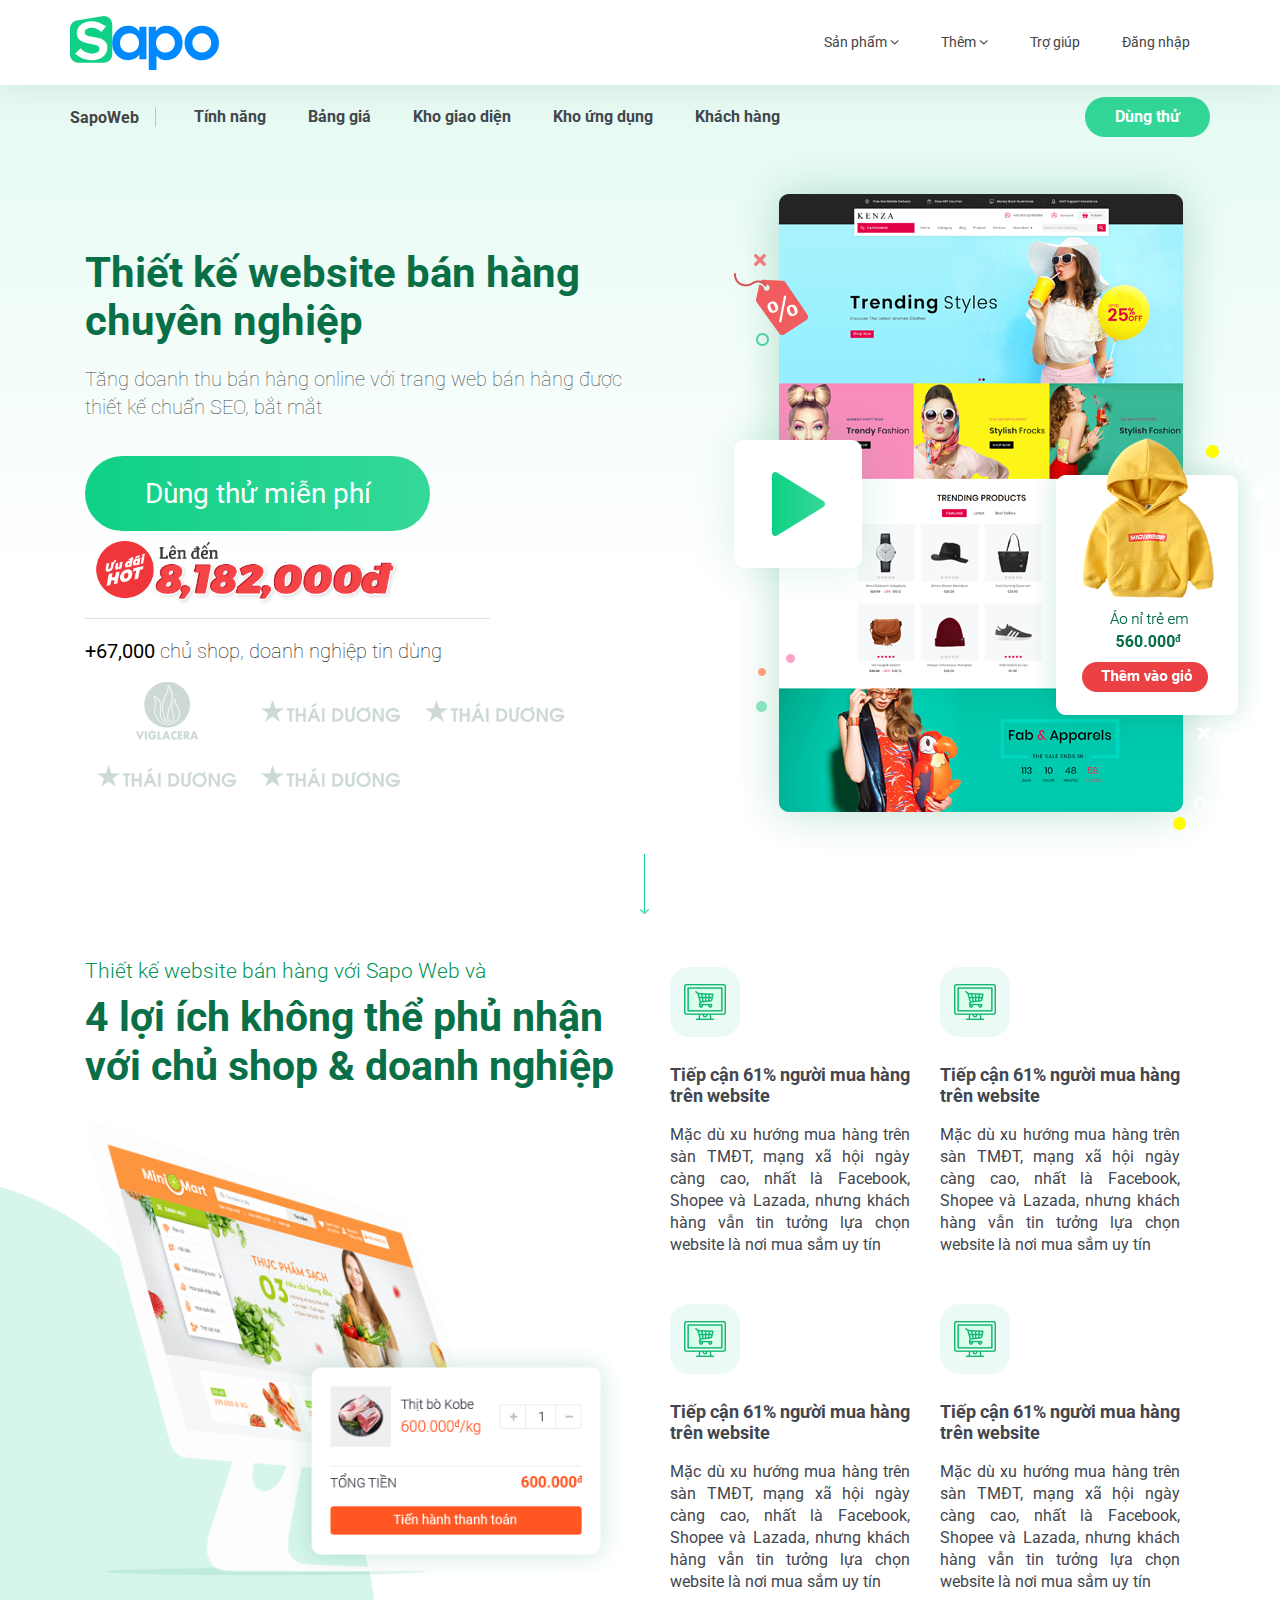
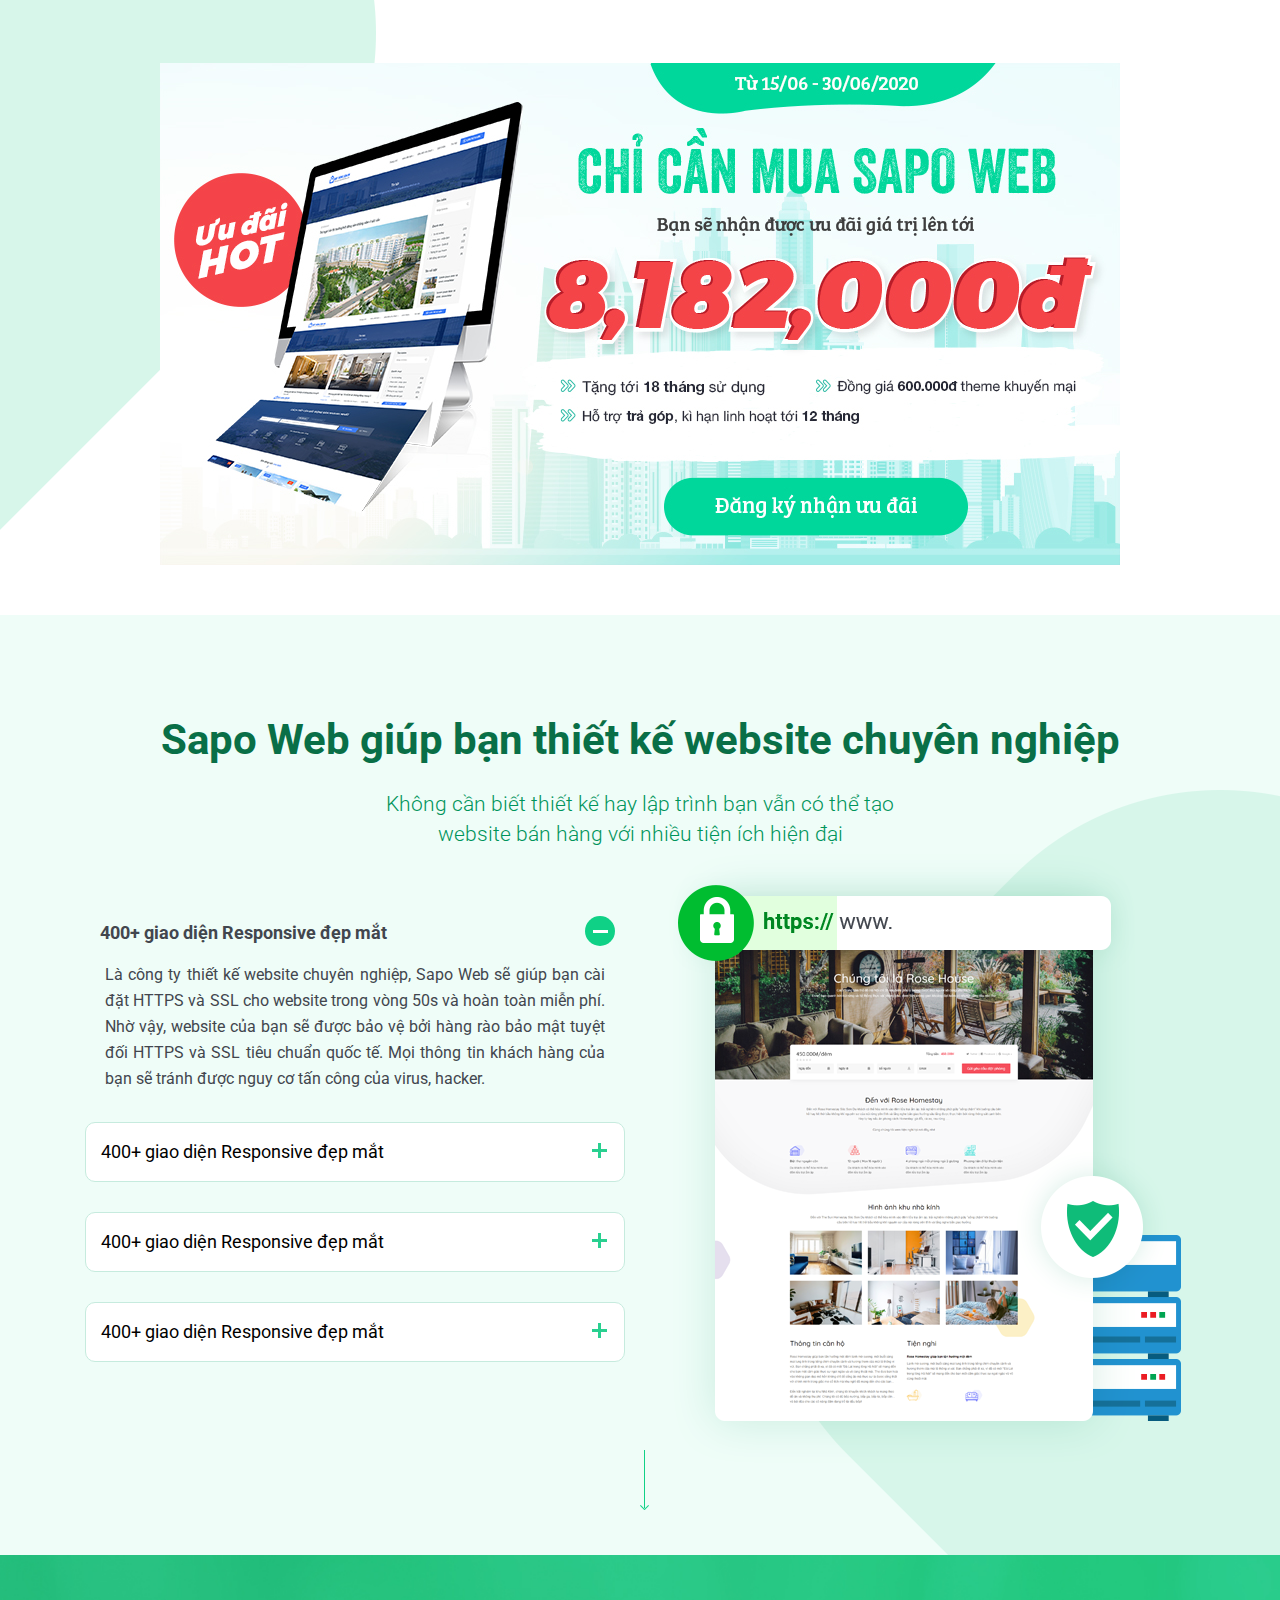
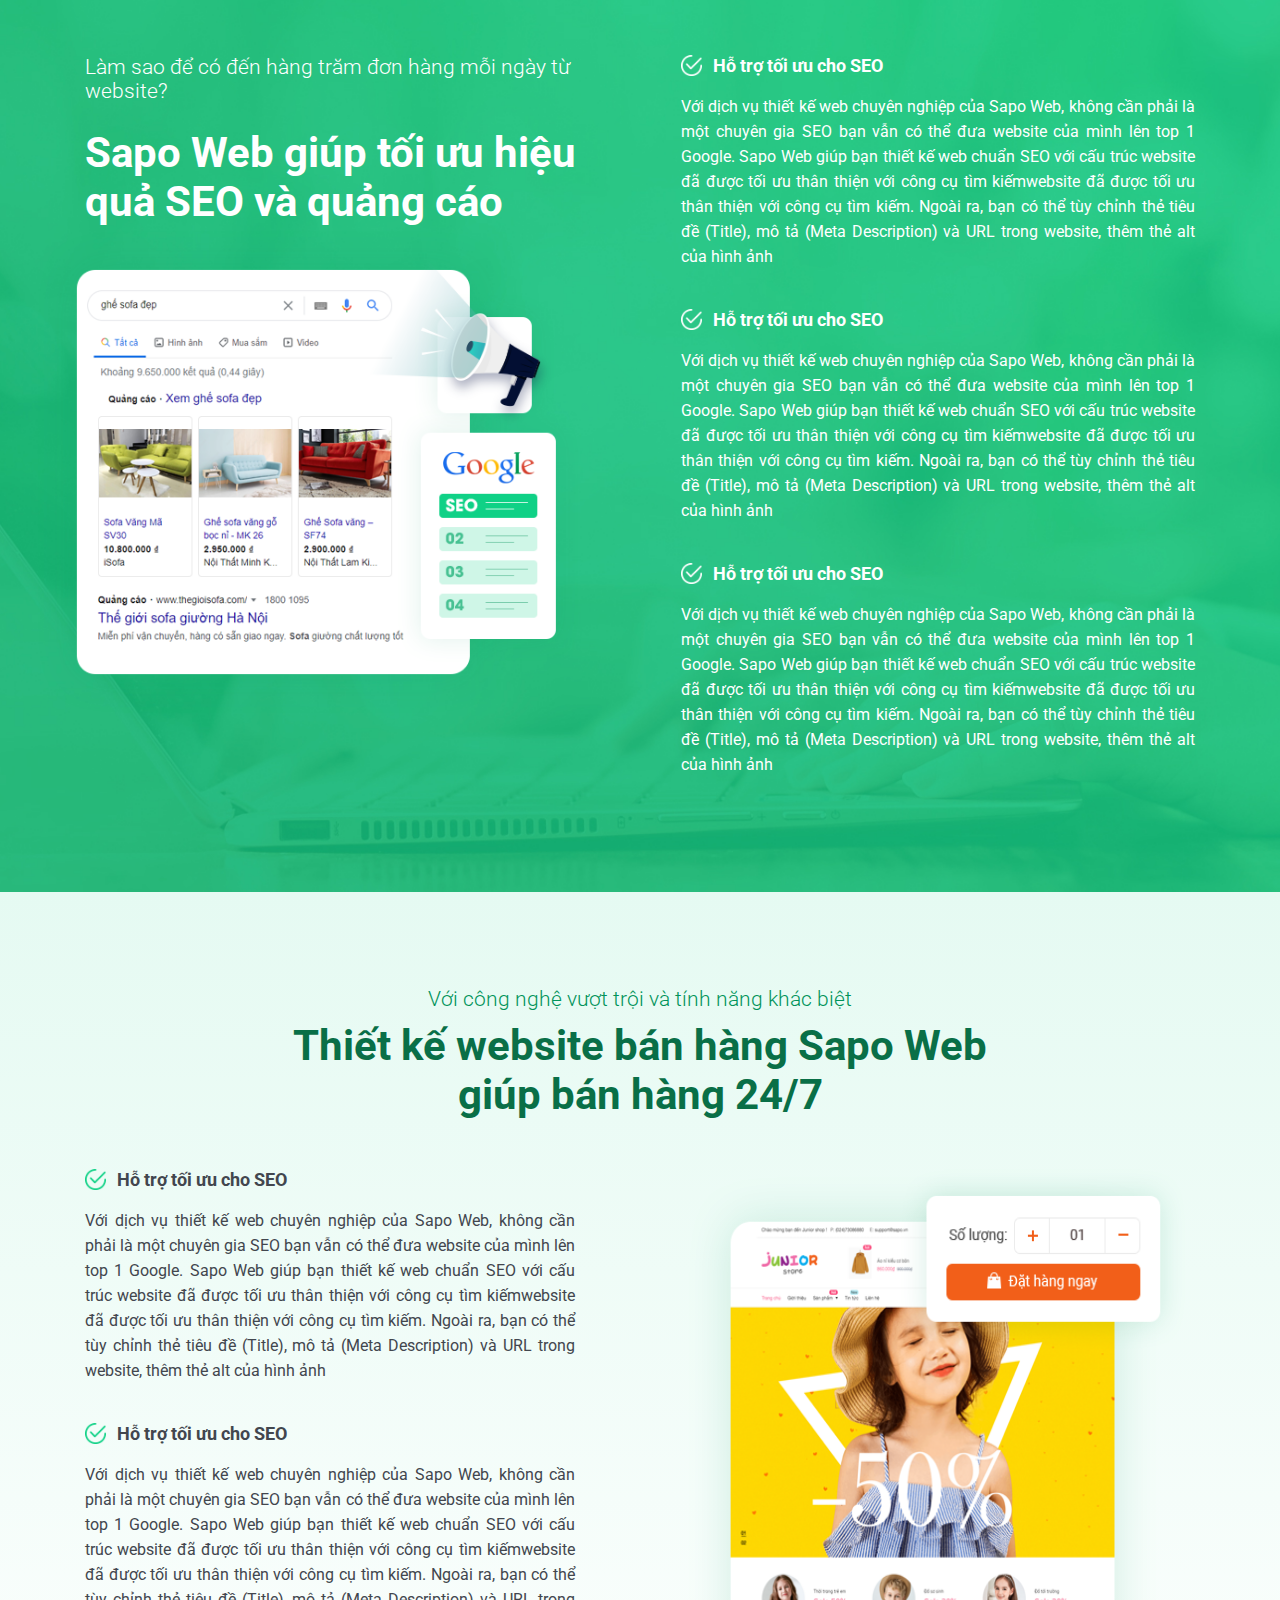
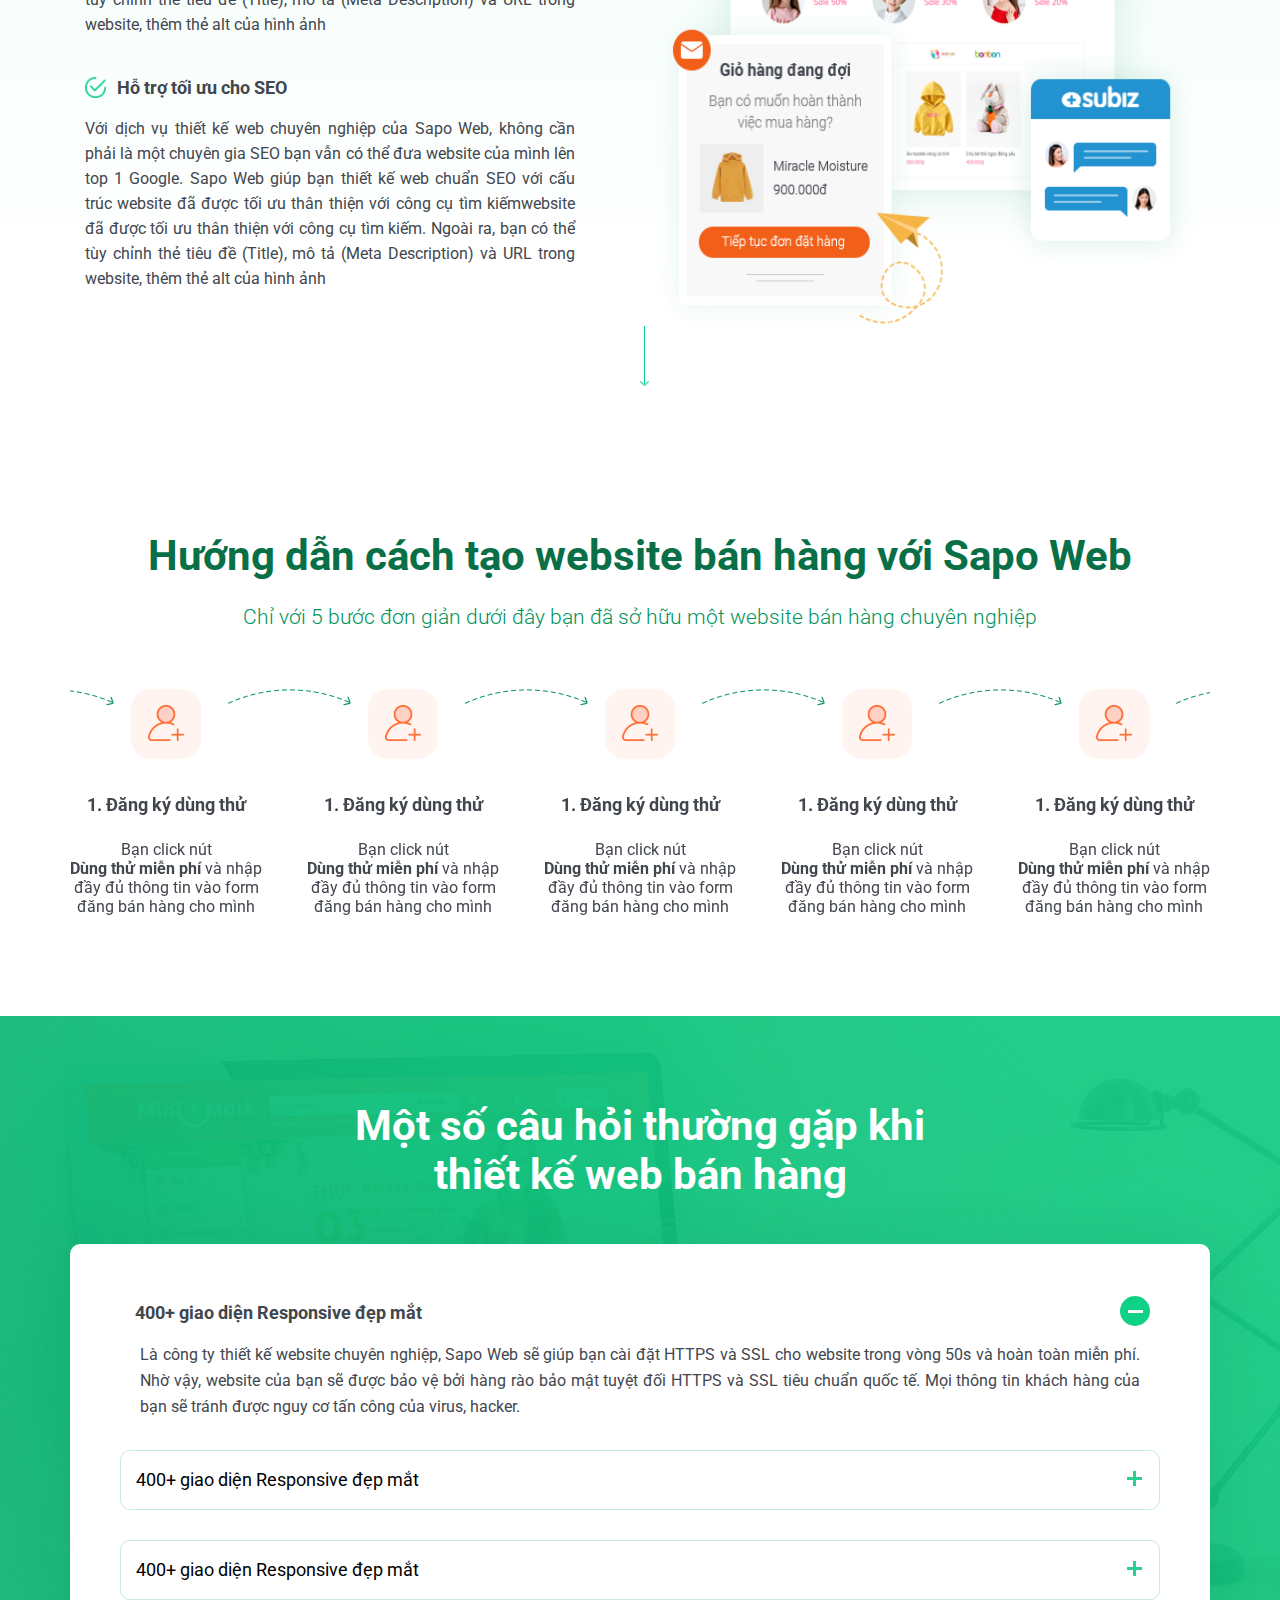
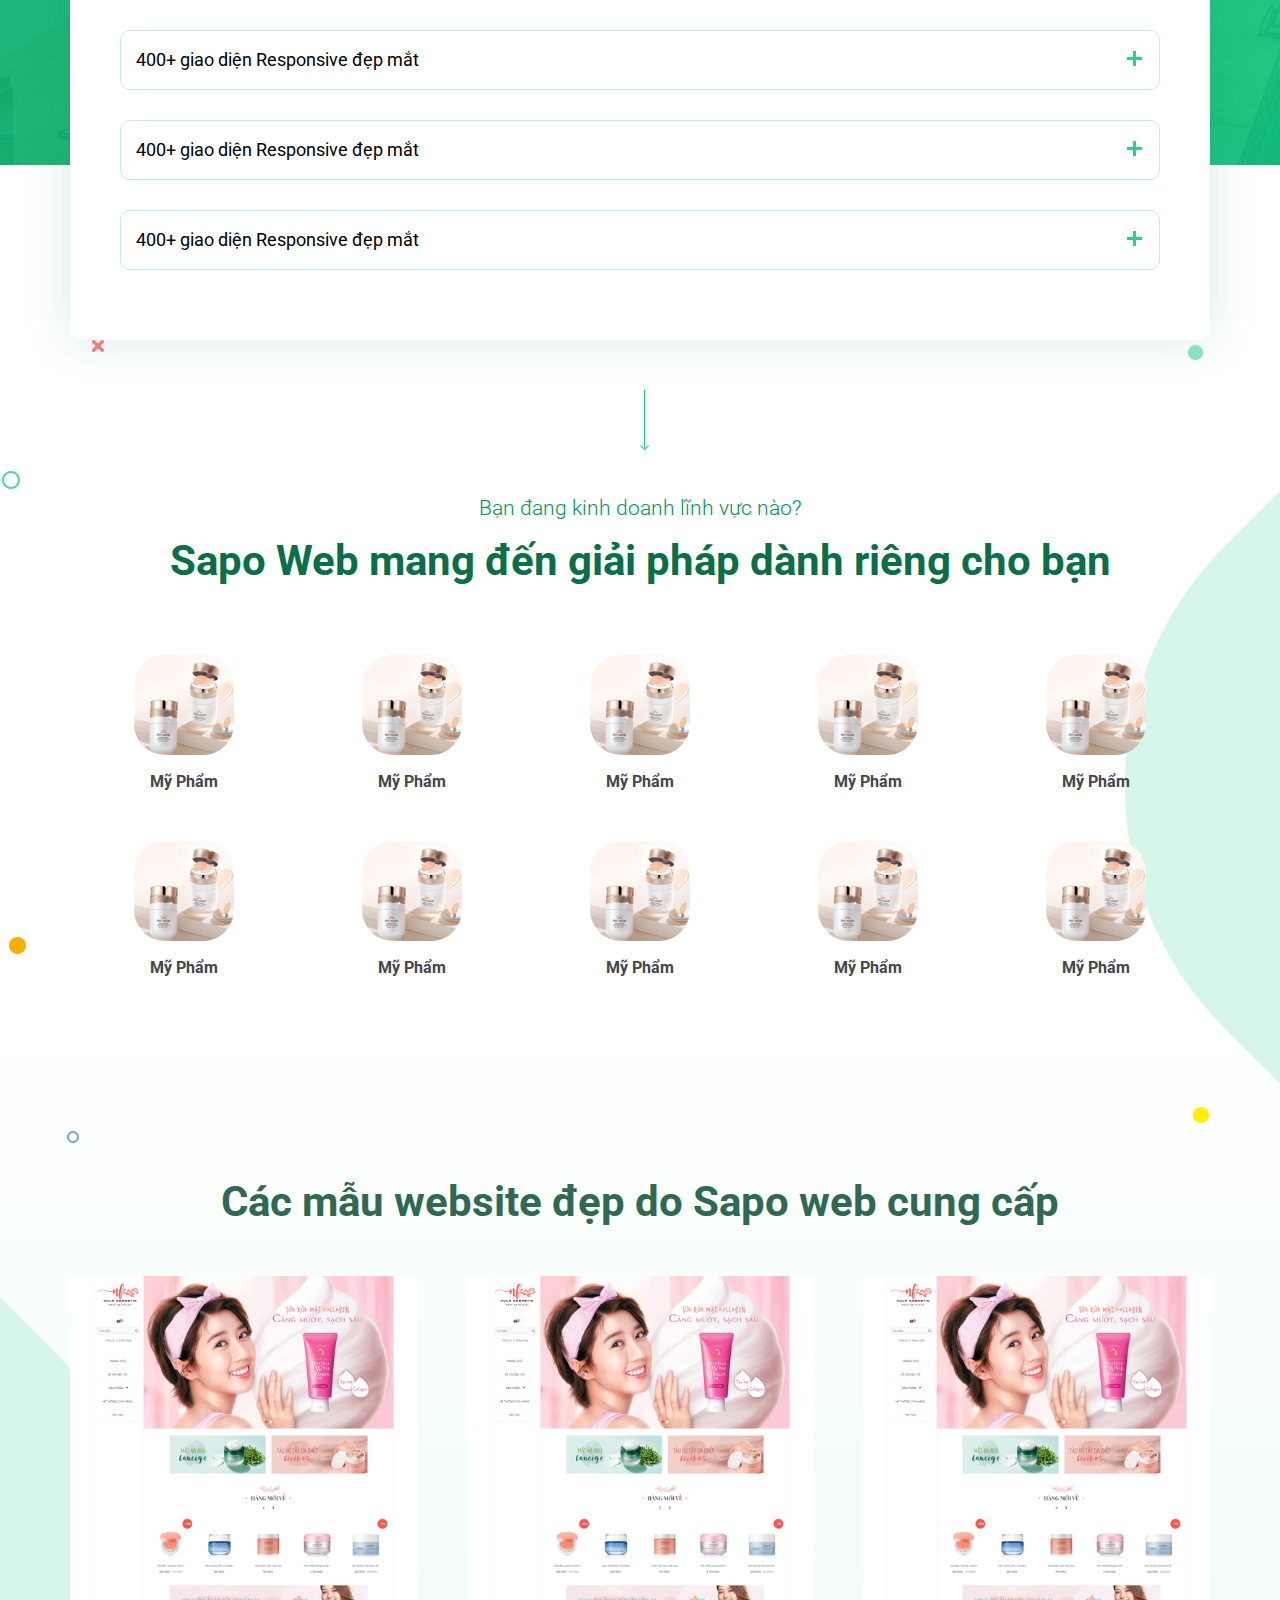
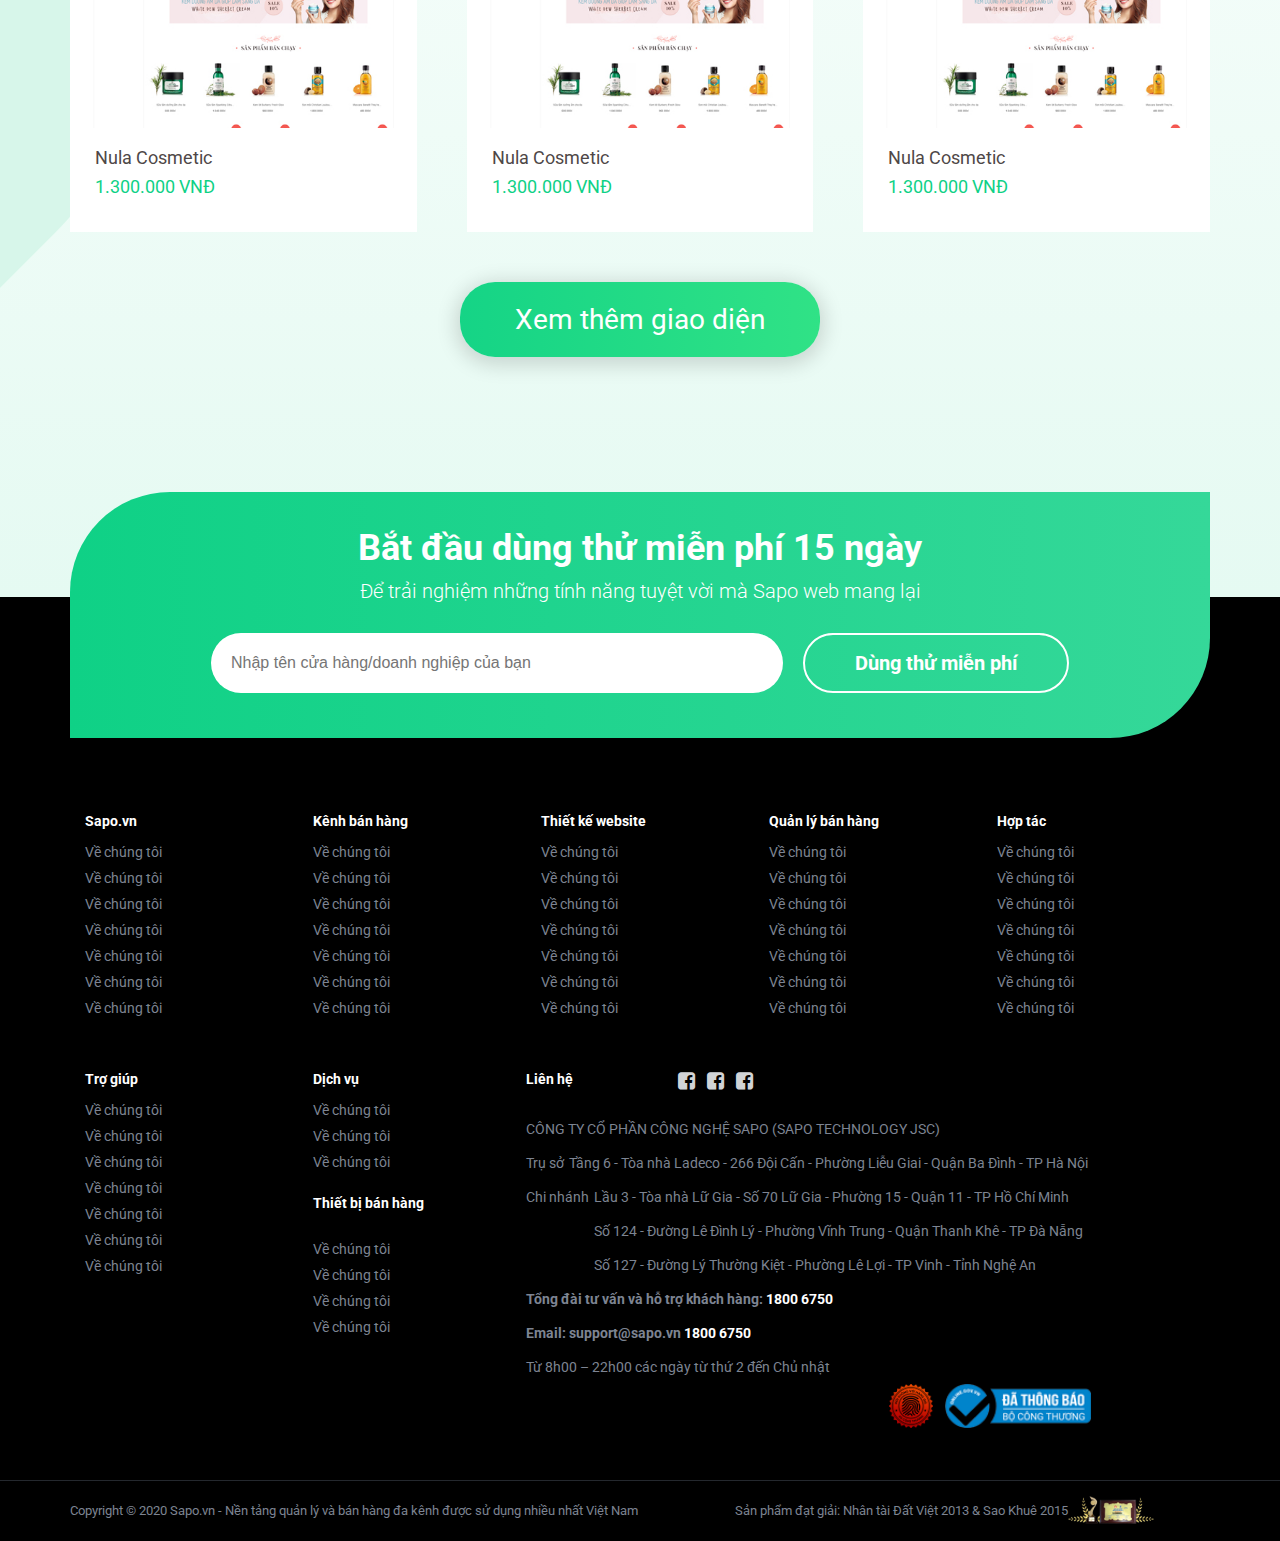
<file: index.html>
<!DOCTYPE html>
<html lang="en">
<head>
    <meta charset="UTF-8">
    <meta name="viewport" content="width=device-width, initial-scale=1.0">
    <!-- Connect CSS -->
    <link rel="stylesheet" href="assest/css/style.css">
    <link rel="stylesheet" href="assest/css/responsive.css">
    <link rel="stylesheet" href="assest/owlcarousel/assets/owl.carousel.min.css">
    <link rel="stylesheet" href="assest/owlcarousel/assets/owl.theme.default.min.css">
    <link rel="stylesheet" href="https://maxcdn.bootstrapcdn.com/font-awesome/4.7.0/css/font-awesome.min.css">
    <link href="https://fonts.googleapis.com/css2?family=Roboto:wght@100;300;400;500;700;900&display=swap" rel="stylesheet">
    <title>Document</title>
    <script src="https://code.jquery.com/jquery-3.5.1.min.js"></script>
    <script src="assest/owlcarousel/owl.carousel.min.js"></script>
</head>
<body>
    <div class="app">
        <!-- Begin Modal -->
        <div class="modal">
            <div class="navbar__mobile">
                <div class="navbar__mobile-heading">
                    <img src="assest/img/Sapo-logo.svg" alt="">
                    <div class="header__menu-button">
                        <div class="btn--animatinon btn--animatinon-black">
                        </div>
                    </div>
                </div>
                <ul class="navbar__mobile-list">
                    <li class="navbar__mobile-item">
                        <a href="" class="navbar__mobile-link">
                            Tính năng
                        </a>
                    </li>
                    <li class="navbar__mobile-item">
                        <a href="" class="navbar__mobile-link">
                            Bảng giá
                        </a>
                    </li>
                    <li class="navbar__mobile-item">
                        <a href="" class="navbar__mobile-link">
                            Kho giao diện
                        </a>
                    </li>
                    <li class="navbar__mobile-item">
                        <a href="" class="navbar__mobile-link">
                            Kho ứng dụng
                        </a>
                    </li>
                    <li class="navbar__mobile-item">
                        <a href="" class="navbar__mobile-link">
                            Khách hàng
                        </a>
                    </li>
                    <li class="navbar__mobile-item">
                        <a href="" class=" navbar__mobile-button">
                            Dùng thử
                        </a>
                    </li>
                </ul>
                <ul class="navbar__mobile-list">
                    <li class="navbar__mobile-item">
                        <a href="" class="navbar__mobile-link">
                            <span>Sản phẩm khác</span>
                            <i class="fa fa-sort-down"></i>
                        </a>
                        <ul class="mobile__submenu-list">
                            <li class="mobile__submenu-item">
                                <a href="" class="mobile__submenu-link">
                                    <strong>Sapo POS</strong>
                                    <span>Phần mềm quản lý bán hàng</span>
                                </a>
                            </li>
                            <li class="mobile__submenu-item">
                                <a href="" class="mobile__submenu-link">
                                    <strong>Sapo POS</strong>
                                    <span>Phần mềm quản lý bán hàng</span>
                                </a>
                            </li>
                            <li class="mobile__submenu-item">
                                <a href="" class="mobile__submenu-link">
                                    <strong>Sapo POS</strong>
                                    <span>Phần mềm quản lý bán hàng</span>
                                </a>
                            </li>
                            <li class="mobile__submenu-item">
                                <a href="" class="mobile__submenu-link">
                                    <strong>Sapo POS</strong>
                                    <span>Phần mềm quản lý bán hàng</span>
                                </a>
                            </li>
                        </ul>
                    </li>
                    <li class="navbar__mobile-item">
                        <a href="" class="navbar__mobile-link">
                            <span>Thêm</span>
                            <i class="fa fa-sort-down"></i>
                        </a>
                        <ul class="mobile__submenu-list">
                            <li class="mobile__submenu-item">
                                <a href="" class="mobile__submenu-link">
                                    <span>Về chúng tồi</span>
                                </a>
                            </li>
                            <li class="mobile__submenu-item">
                                <a href="" class="mobile__submenu-link">
                                    <span>Phần mềm quản lý bán hàng</span>
                                </a>
                            </li>
                            <li class="mobile__submenu-item">
                                <a href="" class="mobile__submenu-link">
                                    <span>Phần mềm quản lý bán hàng</span>
                                </a>
                            </li>
                            <li class="mobile__submenu-item">
                                <a href="" class="mobile__submenu-link">
                                    <span>Phần mềm quản lý bán hàng</span>
                                </a>
                            </li>
                            <li class="mobile__submenu-item">
                                <a href="" class="mobile__submenu-link">
                                    <span>Phần mềm quản lý bán hàng</span>
                                </a>
                            </li>
                            <li class="mobile__submenu-item">
                                <a href="" class="mobile__submenu-link">
                                    <span>Phần mềm quản lý bán hàng</span>
                                </a>
                            </li>
                        </ul>
                    </li>
                    <li class="navbar__mobile-item">
                        <a href="" class="navbar__mobile-link">
                            Trợ giúp
                        </a>
                    </li>
                    <li class="navbar__mobile-item">
                        <a href="" class="navbar__mobile-link">
                            Đăng nhập
                        </a>
                    </li>
                </ul>
            </div>
        </div>
        <!-- Begin Header -->
        <div class="header">
            <div class="container">
                <div class="header__content">
                    <div class="header__logo">
                        <img src="assest/img/Sapo-logo.svg" alt="">
                    </div>
                    <div class="header__menu">
                        <ul class="header__list">
                            <li class="header__item header__item--sudo">
                                <a href="" class="header__link">Sản phẩm
                                    <i class="fa fa-angle-down"></i>
                                </a>
                                <div class="submenu">
                                    <div class="submenu__content">
                                        <ul class="submenu__list">
                                            <li class="submenu__item">
                                                <a href="" class="submenu__link">
                                                    <svg class="icon">
                                                        <use xmlns:xlink="http://www.w3.org/1999/xlink" xlink:href="#icon-sapo-omnichannel"></use>
                                                    </svg>
                                                    <div class="submenu__text">
                                                        <strong>Sapo POS</strong>
                                                        <p>Phần mềm quản lý bán hàng tốt nhất cho cửa hàng &amp; bán online</p>
                                                    </div>
                                                </a>
                                            </li>
                                            <li class="submenu__item">
                                                <a href="" class="submenu__link">
                                                    <svg class="icon">
                                                        <use xmlns:xlink="http://www.w3.org/1999/xlink" xlink:href="#icon-sapo-omnichannel"></use>
                                                    </svg>
                                                    <div class="submenu__text">
                                                        <strong>Sapo POS</strong>
                                                        <p>Phần mềm quản lý bán hàng tốt nhất cho cửa hàng &amp; bán online</p>
                                                    </div>
                                                </a>
                                            </li>
                                            <li class="submenu__item">
                                                <a href="" class="submenu__link">
                                                    <svg class="icon">
                                                        <use xmlns:xlink="http://www.w3.org/1999/xlink" xlink:href="#icon-sapo-omnichannel"></use>
                                                    </svg>
                                                    <div class="submenu__text">
                                                        <strong>Sapo POS</strong>
                                                        <p>Phần mềm quản lý bán hàng tốt nhất cho cửa hàng &amp; bán online</p>
                                                    </div>
                                                </a>
                                            </li>
                                            <li class="submenu__item">
                                                <a href="" class="submenu__link">
                                                    <svg class="icon">
                                                        <use xmlns:xlink="http://www.w3.org/1999/xlink" xlink:href="#icon-sapo-omnichannel"></use>
                                                    </svg>
                                                    <div class="submenu__text">
                                                        <strong>Sapo POS</strong>
                                                        <p>Phần mềm quản lý bán hàng tốt nhất cho cửa hàng &amp; bán online</p>
                                                    </div>
                                                </a>
                                            </li>
                                            <li class="submenu__item">
                                                <a href="" class="submenu__link">
                                                    <svg class="icon">
                                                        <use xmlns:xlink="http://www.w3.org/1999/xlink" xlink:href="#icon-sapo-omnichannel"></use>
                                                    </svg>
                                                    <div class="submenu__text">
                                                        <strong>Sapo POS</strong>
                                                        <p>Phần mềm quản lý bán hàng tốt nhất cho cửa hàng &amp; bán online</p>
                                                    </div>
                                                </a>
                                            </li>
                                            <li class="submenu__item">
                                                <a href="" class="submenu__link">
                                                    <svg class="icon">
                                                        <use xmlns:xlink="http://www.w3.org/1999/xlink" xlink:href="#icon-sapo-omnichannel"></use>
                                                    </svg>
                                                    <div class="submenu__text">
                                                        <strong>Sapo POS</strong>
                                                        <p>Phần mềm quản lý bán hàng tốt nhất cho cửa hàng &amp; bán online</p>
                                                    </div>
                                                </a>
                                            </li>
                                        </ul>
                                    </div>
                                </div>
                            </li>
                            <li class="header__item header__item--sudo header__sudo">
                                <a href="" class="header__link ">Thêm
                                    <i class="fa fa-angle-down"></i>
                                </a>
                                <div class="dropdown">
                                    <ul class="dropdown__list">
                                        <li class="dropdown__item">
                                            <a href="" class="dropdown__link">
                                                Về chúng tôi
                                            </a>
                                        </li>
                                        <li class="dropdown__item">
                                            <a href="" class="dropdown__link">
                                                Về chúng tôi
                                            </a>
                                        </li>
                                        <li class="dropdown__item">
                                            <a href="" class="dropdown__link">
                                                Về chúng tôi
                                                <span class="badge">New</span>
                                            </a>
                                        </li>
                                        <li class="dropdown__item">
                                            <a href="" class="dropdown__link">
                                                Về chúng tôi
                                            </a>
                                        </li>
                                        <li class="dropdown__item">
                                            <a href="" class="dropdown__link">
                                                Về chúng tôi

                                            </a>
                                        </li>
                                        <li class="dropdown__item">
                                            <a href="" class="dropdown__link">
                                                Về chúng tôi
                                            </a>
                                        </li>
                                    </ul>
                                </div>
                            </li>
                            <li class="header__item ">
                                <a href="" class="header__link">Trợ giúp</a>
                            </li>
                            <li class="header__item">
                                <a href="" class="header__link">Đăng nhập</a>
                            </li>
                        </ul>
                    </div>
                    <div class="header__button">
                        <i class="fa fa-bars"></i>
                    </div>
                </div>
            </div>
        </div>
        <!-- Begin Banner -->
        <div class="banner-wrapper">
            <div class="banner__nav">
                <div class="container">
                    <div class="banner__navbar">
                        <div class="banner__logo">
                            <span>SapoWeb</span>
                            <a href="./sapo.html">
                                <img src="assest/img/SapoWeb-logo.svg" alt="">
                            </a>
                        </div>
                        <div class="banner__menu">
                            <ul class="banner__list">
                                <li class="banner__item">
                                    <a href="/recruitment.html" class="banner__link">
                                        Tính năng
                                    </a>
                                </li>
                                <li class="banner__item">
                                    <a href="/price.html" class="banner__link">
                                        Bảng giá
                                    </a>
                                </li>
                                <li class="banner__item">
                                    <a href="/theme.html" class="banner__link">
                                        Kho giao diện
                                    </a>
                                </li>
                                <li class="banner__item">
                                    <a href="/app.html" class="banner__link">
                                        Kho ứng dụng
                                    </a>
                                </li>
                                <li class="banner__item">
                                    <a href="./better.html" class="banner__link">
                                        Khách hàng
                                    </a>
                                </li>
                            </ul>
                            <div class="btn btn--banner">
                                Dùng thử
                            </div>
                        </div>
                    </div>
                </div>
            </div>
            <div class="container">
                
                <div class="banner__content">
                    <div class="banner__left">
                        <h1 class="banner__title">
                            Thiết kế website bán hàng
                            chuyên nghiệp
                        </h1>
                        <p class="banner__describle">
                            <span>Tăng doanh thu bán hàng online với trang web bán hàng
                                được thiết kế chuẩn SEO, bắt mắt
                            </span>
                        </p>
                        <div class="btn btn--free">
                            Dùng thử miễn phí
                        </div>
                        <div class="banner__price">
                            <img src="assest/img/price-web.png" alt="">
                        </div>
                        <span class="banner__info">
                            <b>+67,000 </b> chủ shop, doanh nghiệp tin dùng
                        </span>
                        <div class="banner__brand">
                            <a href="" class="banner__brand-link">
                                <img src="assest/img/logo-viglacera-gray.png" alt="">
                            </a>
                            <a href="" class="banner__brand-link">
                                <img src="assest/img/logo-thaiduong-gray.png" alt="">
                            </a>
                            <a href="" class="banner__brand-link">
                                <img src="assest/img/logo-thaiduong-gray.png" alt="">
                            </a>
                            <a href="" class="banner__brand-link">
                                <img src="assest/img/logo-thaiduong-gray.png" alt="">
                            </a>
                            <a href="" class="banner__brand-link">
                                <img src="assest/img/logo-thaiduong-gray.png" alt="">
                            </a>
                        </div>
                    </div>
                    <div class="banner__right">
                        <div class="banner__right-img">
                            <img src="assest/img/thiet-ke-website-ban-hang.png" alt="">
                        </div>
                        <a href="" class="btn--play">
                            <img src="assest/img/playvideo.png" alt="">
                        </a>
                    </div>
                </div>
            </div>
            <span class="scroll-down">

            </span>
        </div>
        <!-- Begin Benefit -->
        <div class="benefit-wrapper">
            <div class="container">
                <div class="benefit__content">
                    <div class="benefit__left">
                        <h3 class="banner__left-title">
                            Thiết kế website bán hàng với Sapo Web và
                        </h3>
                        <p class="banner__left-describle">
                            4 lợi ích không thể phủ nhận
                            với chủ shop & doanh nghiệp
                        </p>
                        <img src="assest/img/loi-ich-cua-thiet-ke-web-ban-hang.png" alt="">
                    </div>
                    <div class="benefit__right ">
                        <ul class="benefit__right-list">
                            <li class="benefit__right-item">
                                <img src="assest/img/benefit-icon-1.png" alt="">
                                <h3 class="benefit__item-title">
                                    Tiếp cận 61% người mua
                                    hàng trên website
                                </h3>
                                <p class="benefit__item-describle">
                                    Mặc dù xu hướng mua hàng trên sàn TMĐT, 
                                    mạng xã hội ngày càng cao, nhất là Facebook, 
                                    Shopee và Lazada, nhưng khách hàng vẫn tin 
                                    tưởng lựa chọn website là nơi mua sắm uy tín
                                </p>
                            </li>
                            <li class="benefit__right-item">
                                <img src="assest/img/benefit-icon-1.png" alt="">
                                <h3 class="benefit__item-title">
                                    Tiếp cận 61% người mua
                                    hàng trên website
                                </h3>
                                <p class="benefit__item-describle">
                                    Mặc dù xu hướng mua hàng trên sàn TMĐT, 
                                    mạng xã hội ngày càng cao, nhất là Facebook, 
                                    Shopee và Lazada, nhưng khách hàng vẫn tin 
                                    tưởng lựa chọn website là nơi mua sắm uy tín
                                </p>
                            </li>
                            <li class="benefit__right-item">
                                <img src="assest/img/benefit-icon-1.png" alt="">
                                <h3 class="benefit__item-title">
                                    Tiếp cận 61% người mua
                                    hàng trên website
                                </h3>
                                <p class="benefit__item-describle">
                                    Mặc dù xu hướng mua hàng trên sàn TMĐT, 
                                    mạng xã hội ngày càng cao, nhất là Facebook, 
                                    Shopee và Lazada, nhưng khách hàng vẫn tin 
                                    tưởng lựa chọn website là nơi mua sắm uy tín
                                </p>
                            </li>
                            <li class="benefit__right-item">
                                <img src="assest/img/benefit-icon-1.png" alt="">
                                <h3 class="benefit__item-title">
                                    Tiếp cận 61% người mua
                                    hàng trên website
                                </h3>
                                <p class="benefit__item-describle">
                                    Mặc dù xu hướng mua hàng trên sàn TMĐT, 
                                    mạng xã hội ngày càng cao, nhất là Facebook, 
                                    Shopee và Lazada, nhưng khách hàng vẫn tin 
                                    tưởng lựa chọn website là nơi mua sắm uy tín
                                </p>
                            </li>
                        </ul>
                        <div class="benefit__controls">
                            <span class="benefit__button">
                                Xem chi tiết 
                            </span>
                            <i class="fa down  fa-angle-down"></i>
                        </div>
                    </div>
                </div>
                <div class="benefit__footer">
                    <img src="assest/img/img-promotion-covid.jpg" alt="">
                </div>
            </div>
        </div>
        <!-- Begin Support -->
        <div class="support-wrapper">
            <div class="container">
                <div class="support__heading">
                    <h3 class="support__title">
                        Sapo Web giúp bạn thiết kế website chuyên nghiệp
                    </h3>
                    <p class="support__describle">
                        Không cần biết thiết kế hay lập trình bạn vẫn có thể tạo <br>
                        website bán hàng với nhiều tiện ích hiện đại
                    </p>
                </div>
                <div class="support__content">
                    <div class="support__left">
                        <ul class="support__list">
                            <li class="support__item support__item--active">
                                <h4 class="support__item-content">
                                    400+ giao diện Responsive đẹp mắt
                                    <i class="support__icon">

                                    </i>
                                </h4>
                                <p class="support__item-describle">
                                    Là công ty thiết kế website chuyên nghiệp, Sapo Web sẽ giúp bạn cài đặt 
                                    HTTPS và SSL cho website trong vòng 50s và hoàn toàn miễn phí. Nhờ vậy, 
                                    website của bạn sẽ được bảo vệ bởi hàng rào bảo mật tuyệt đối HTTPS và SSL 
                                    tiêu chuẩn quốc tế. 
                                    Mọi thông tin khách hàng của bạn sẽ tránh được nguy cơ tấn công của virus, hacker.
                                </p>
                            </li>
                            <li class="support__item">
                                <h4 class="support__item-content">
                                    400+ giao diện Responsive đẹp mắt
                                    <i class="support__icon">

                                    </i>
                                </h4>
                                <p class="support__item-describle">
                                    Là công ty thiết kế website chuyên nghiệp, Sapo Web sẽ giúp bạn cài đặt 
                                    HTTPS và SSL cho website trong vòng 50s và hoàn toàn miễn phí. Nhờ vậy, 
                                    website của bạn sẽ được bảo vệ bởi hàng rào bảo mật tuyệt đối HTTPS và SSL 
                                    tiêu chuẩn quốc tế. 
                                    Mọi thông tin khách hàng của bạn sẽ tránh được nguy cơ tấn công của virus, hacker.
                                </p>
                            </li>
                            <li class="support__item">
                                <h4 class="support__item-content">
                                    400+ giao diện Responsive đẹp mắt
                                    <i class="support__icon">

                                    </i>
                                </h4>
                                <p class="support__item-describle">
                                    Là công ty thiết kế website chuyên nghiệp, Sapo Web sẽ giúp bạn cài đặt 
                                    HTTPS và SSL cho website trong vòng 50s và hoàn toàn miễn phí. Nhờ vậy, 
                                    website của bạn sẽ được bảo vệ bởi hàng rào bảo mật tuyệt đối HTTPS và SSL 
                                    tiêu chuẩn quốc tế. 
                                    Mọi thông tin khách hàng của bạn sẽ tránh được nguy cơ tấn công của virus, hacker.
                                </p>
                            </li>
                            <li class="support__item">
                                <h4 class="support__item-content">
                                    400+ giao diện Responsive đẹp mắt
                                    <i class="support__icon">

                                    </i>
                                </h4>
                                <p class="support__item-describle">
                                    Là công ty thiết kế website chuyên nghiệp, Sapo Web sẽ giúp bạn cài đặt 
                                    HTTPS và SSL cho website trong vòng 50s và hoàn toàn miễn phí. Nhờ vậy, 
                                    website của bạn sẽ được bảo vệ bởi hàng rào bảo mật tuyệt đối HTTPS và SSL 
                                    tiêu chuẩn quốc tế. 
                                    Mọi thông tin khách hàng của bạn sẽ tránh được nguy cơ tấn công của virus, hacker.
                                </p>
                            </li>
                        </ul>
                    </div>
                    <div class="support__right">
                        <img src="assest/img/thiet-ke-website-chuyen-nghiep-2.png" alt="">
                    </div>
                </div>
            </div>
            <span class="scroll-down">
                
            </span>
        </div>
        <!-- Begin Seo -->
        <div class="seo-wrapper">
            <div class="container">
                <div class="seo__heading">
                    <h3 class="seo__title">
                        Làm sao để có đến hàng trăm đơn hàng
                        mỗi ngày từ website?
                    </h3>
                    <p class="seo__describle">
                        Sapo Web giúp tối ưu hiệu
                        quả SEO và quảng cáo
                    </p>
                </div>
                <div class="seo__content">
                    <div class="seo__left">
                        <h3 class="seo__title seo__title--none">
                            Làm sao để có đến hàng trăm đơn hàng
                            mỗi ngày từ website?
                        </h3>
                        <p class="seo__describle seo__describle--none">
                            Sapo Web giúp tối ưu hiệu
                            quả SEO và quảng cáo
                        </p>
                        <img src="assest/img/thiet-ke-web-chuan-seo.png" alt="">
                    </div>
                    <div class="seo__right">
                        <ul class="seo__list ">
                            <li class="seo__item">
                                <h4 class="seo__item-title">
                                    Hỗ trợ tối ưu cho SEO
                                </h4>
                                <div class="seo__item-describle">
                                    Với dịch vụ thiết kế web chuyên nghiệp của Sapo Web, không cần phải 
                                    là một chuyên gia SEO bạn vẫn có thể đưa website của mình lên top 1 Google. 
                                    Sapo Web giúp bạn thiết kế web chuẩn SEO với cấu trúc website đã được tối ưu 
                                    thân thiện với công cụ tìm kiếmwebsite đã được tối ưu thân thiện với công cụ tìm kiếm.
                                    Ngoài ra, bạn có thể tùy chỉnh thẻ tiêu đề (Title), 
                                    mô tả (Meta Description) và URL trong website, thêm thẻ alt của hình ảnh
                                </div>
                            </li>
                            <li class="seo__item">
                                <h4 class="seo__item-title">
                                    Hỗ trợ tối ưu cho SEO
                                </h4>
                                <div class="seo__item-describle">
                                    Với dịch vụ thiết kế web chuyên nghiệp của Sapo Web, không cần phải 
                                    là một chuyên gia SEO bạn vẫn có thể đưa website của mình lên top 1 Google. 
                                    Sapo Web giúp bạn thiết kế web chuẩn SEO với cấu trúc website đã được tối ưu 
                                    thân thiện với công cụ tìm kiếmwebsite đã được tối ưu thân thiện với công cụ tìm kiếm.
                                    Ngoài ra, bạn có thể tùy chỉnh thẻ tiêu đề (Title), 
                                    mô tả (Meta Description) và URL trong website, thêm thẻ alt của hình ảnh
                                </div>
                            </li>
                            <li class="seo__item">
                                <h4 class="seo__item-title">
                                    Hỗ trợ tối ưu cho SEO
                                </h4>
                                <div class="seo__item-describle">
                                    Với dịch vụ thiết kế web chuyên nghiệp của Sapo Web, không cần phải 
                                    là một chuyên gia SEO bạn vẫn có thể đưa website của mình lên top 1 Google. 
                                    Sapo Web giúp bạn thiết kế web chuẩn SEO với cấu trúc website đã được tối ưu 
                                    thân thiện với công cụ tìm kiếmwebsite đã được tối ưu thân thiện với công cụ tìm kiếm.
                                    Ngoài ra, bạn có thể tùy chỉnh thẻ tiêu đề (Title), 
                                    mô tả (Meta Description) và URL trong website, thêm thẻ alt của hình ảnh
                                </div>
                            </li>
                        </ul>
                        <div class="button-down">
                            <span class="seo__button">Xem chi tiết </span>
                            <i class="fa down fa-angle-down"></i>
                        </div>
                    </div>
                </div>
            </div>
        </div>
        <!-- Begin Technology -->
        <div class="technology-wrapper">
            <div class="container">
                <div class="technology__heading">
                    <h3 class="technology__title">
                        Với công nghệ vượt trội và tính năng khác biệt
                    </h3>
                    <p class="technology__describle">
                        Thiết kế website bán hàng Sapo Web
                        <br>
                        giúp bán hàng 24/7
                    </p>
                </div>
                <div class="technology__content">
                    <div class="technology__left">
                        <ul class="seo__list seo__list--nonepadding">
                            <li class="seo__item seo__item--padding">
                                <h4 class="seo__item-title seo__item-title--black">
                                    Hỗ trợ tối ưu cho SEO
                                </h4>
                                <div class="seo__item-describle seo__item-describle--black">
                                    Với dịch vụ thiết kế web chuyên nghiệp của Sapo Web, không cần phải 
                                    là một chuyên gia SEO bạn vẫn có thể đưa website của mình lên top 1 Google. 
                                    Sapo Web giúp bạn thiết kế web chuẩn SEO với cấu trúc website đã được tối ưu 
                                    thân thiện với công cụ tìm kiếmwebsite đã được tối ưu thân thiện với công cụ tìm kiếm.
                                    Ngoài ra, bạn có thể tùy chỉnh thẻ tiêu đề (Title), 
                                    mô tả (Meta Description) và URL trong website, thêm thẻ alt của hình ảnh
                                </div>
                            </li>
                            <li class="seo__item seo__item--padding">
                                <h4 class="seo__item-title seo__item-title--black">
                                    Hỗ trợ tối ưu cho SEO
                                </h4>
                                <div class="seo__item-describle seo__item-describle--black">
                                    Với dịch vụ thiết kế web chuyên nghiệp của Sapo Web, không cần phải 
                                    là một chuyên gia SEO bạn vẫn có thể đưa website của mình lên top 1 Google. 
                                    Sapo Web giúp bạn thiết kế web chuẩn SEO với cấu trúc website đã được tối ưu 
                                    thân thiện với công cụ tìm kiếmwebsite đã được tối ưu thân thiện với công cụ tìm kiếm.
                                    Ngoài ra, bạn có thể tùy chỉnh thẻ tiêu đề (Title), 
                                    mô tả (Meta Description) và URL trong website, thêm thẻ alt của hình ảnh
                                </div>
                            </li>
                            <li class="seo__item  seo__item--padding">
                                <h4 class="seo__item-title seo__item-title--black">
                                    Hỗ trợ tối ưu cho SEO
                                </h4>
                                <div class="seo__item-describle seo__item-describle--black">
                                    Với dịch vụ thiết kế web chuyên nghiệp của Sapo Web, không cần phải 
                                    là một chuyên gia SEO bạn vẫn có thể đưa website của mình lên top 1 Google. 
                                    Sapo Web giúp bạn thiết kế web chuẩn SEO với cấu trúc website đã được tối ưu 
                                    thân thiện với công cụ tìm kiếmwebsite đã được tối ưu thân thiện với công cụ tìm kiếm.
                                    Ngoài ra, bạn có thể tùy chỉnh thẻ tiêu đề (Title), 
                                    mô tả (Meta Description) và URL trong website, thêm thẻ alt của hình ảnh
                                </div>
                            </li>
                        </ul>
                        <div class="button-down">
                            <span class="technology__button">Xem chi tiết </span>
                            <i class="fa down down-technology fa-angle-down"></i>
                        </div>
                    </div>
                    <div class="technology__right">
                        <img src="assest/img/tao-website-ban-hang.png" alt="">
                    </div>
                </div>
            </div>
            <span class="scroll-down">
                
            </span>
        </div>
        <!-- Begin Create -->
        <div class="create-wrapper">
            <div class="container">
                <div class="create__heading">
                    <h3 class="create__title">
                        Hướng dẫn cách tạo website bán hàng với Sapo Web
                    </h3>
                    <p class="create__describle">
                        Chỉ với 5 bước đơn giản dưới đây bạn đã sở hữu một website bán hàng chuyên nghiệp
                    </p>
                </div>
                <div class="create__content">
                    <div class="owl-carousel owl-theme">
                        <div class="item">
                            <div class="create__item">
                                <img src="assest/img/create-web-1.png" alt="">
                                <h3 class="create__item-title">
                                    1. Đăng ký dùng thử
                                </h3>
                                <p class="create__item-describle">
                                    Bạn click nút 
                                    <a href="">Dùng thử miễn phí</a>
                                    và nhập đầy đủ 
                                    thông tin vào form đăng 
                                    bán hàng cho mình
                                </p>
                            </div>
                        </div>
                        <div class="item">
                            <div class="create__item">
                                <img src="assest/img/create-web-1.png" alt="">
                                <h3 class="create__item-title">
                                    1. Đăng ký dùng thử
                                </h3>
                                <p class="create__item-describle">
                                    Bạn click nút 
                                    <a href="">Dùng thử miễn phí</a>
                                    và nhập đầy đủ 
                                    thông tin vào form đăng 
                                    bán hàng cho mình
                                </p>
                            </div>
                        </div>
                        <div class="item">
                            <div class="create__item">
                                <img src="assest/img/create-web-1.png" alt="">
                                <h3 class="create__item-title">
                                    1. Đăng ký dùng thử
                                </h3>
                                <p class="create__item-describle">
                                    Bạn click nút 
                                    <a href="">Dùng thử miễn phí</a>
                                    và nhập đầy đủ 
                                    thông tin vào form đăng 
                                    bán hàng cho mình
                                </p>
                            </div>
                        </div>
                        <div class="item">
                            <div class="create__item">
                                <img src="assest/img/create-web-1.png" alt="">
                                <h3 class="create__item-title">
                                    1. Đăng ký dùng thử
                                </h3>
                                <p class="create__item-describle">
                                    Bạn click nút 
                                    <a href="">Dùng thử miễn phí</a>
                                    và nhập đầy đủ 
                                    thông tin vào form đăng 
                                    bán hàng cho mình
                                </p>
                            </div>
                        </div>
                        <div class="item">
                            <div class="create__item">
                                <img src="assest/img/create-web-1.png" alt="">
                                <h3 class="create__item-title">
                                    1. Đăng ký dùng thử
                                </h3>
                                <p class="create__item-describle">
                                    Bạn click nút 
                                    <a href="">Dùng thử miễn phí</a>
                                    và nhập đầy đủ 
                                    thông tin vào form đăng 
                                    bán hàng cho mình
                                </p>
                            </div>
                        </div>
                        <div class="item">
                            <div class="create__item">
                                <img src="assest/img/create-web-1.png" alt="">
                                <h3 class="create__item-title">
                                    1. Đăng ký dùng thử
                                </h3>
                                <p class="create__item-describle">
                                    Bạn click nút 
                                    <a href="">Dùng thử miễn phí</a>
                                    và nhập đầy đủ 
                                    thông tin vào form đăng 
                                    bán hàng cho mình
                                </p>
                            </div>
                        </div>
                    </div>
                </div>
            </div>
        </div>
        <!-- Begin Faq -->
        <div class="faq-wrapper">
            <div class="container">
                <h2 class="faq__title">
                    Một số câu hỏi thường gặp khi
                    <br>
                    thiết kế web bán hàng
                </h2>
                <div class="faq__content">
                    <div class="faq__content-wrapper">
                        <ul class="support__list support__list--none">
                            <li class="support__item support__item--active">
                                <h4 class="support__item-content">
                                    400+ giao diện Responsive đẹp mắt
                                    <i class="support__icon">
    
                                    </i>
                                </h4>
                                <p class="support__item-describle">
                                    Là công ty thiết kế website chuyên nghiệp, Sapo Web sẽ giúp bạn cài đặt 
                                    HTTPS và SSL cho website trong vòng 50s và hoàn toàn miễn phí. Nhờ vậy, 
                                    website của bạn sẽ được bảo vệ bởi hàng rào bảo mật tuyệt đối HTTPS và SSL 
                                    tiêu chuẩn quốc tế. 
                                    Mọi thông tin khách hàng của bạn sẽ tránh được nguy cơ tấn công của virus, hacker.
                                </p>
                            </li>
                            <li class="support__item">
                                <h4 class="support__item-content">
                                    400+ giao diện Responsive đẹp mắt
                                    <i class="support__icon">
    
                                    </i>
                                </h4>
                                <p class="support__item-describle">
                                    Là công ty thiết kế website chuyên nghiệp, Sapo Web sẽ giúp bạn cài đặt 
                                    HTTPS và SSL cho website trong vòng 50s và hoàn toàn miễn phí. Nhờ vậy, 
                                    website của bạn sẽ được bảo vệ bởi hàng rào bảo mật tuyệt đối HTTPS và SSL 
                                    tiêu chuẩn quốc tế. 
                                    Mọi thông tin khách hàng của bạn sẽ tránh được nguy cơ tấn công của virus, hacker.
                                </p>
                            </li>
                            <li class="support__item">
                                <h4 class="support__item-content">
                                    400+ giao diện Responsive đẹp mắt
                                    <i class="support__icon">
    
                                    </i>
                                </h4>
                                <p class="support__item-describle">
                                    Là công ty thiết kế website chuyên nghiệp, Sapo Web sẽ giúp bạn cài đặt 
                                    HTTPS và SSL cho website trong vòng 50s và hoàn toàn miễn phí. Nhờ vậy, 
                                    website của bạn sẽ được bảo vệ bởi hàng rào bảo mật tuyệt đối HTTPS và SSL 
                                    tiêu chuẩn quốc tế. 
                                    Mọi thông tin khách hàng của bạn sẽ tránh được nguy cơ tấn công của virus, hacker.
                                </p>
                            </li>
                            <li class="support__item">
                                <h4 class="support__item-content">
                                    400+ giao diện Responsive đẹp mắt
                                    <i class="support__icon">
    
                                    </i>
                                </h4>
                                <p class="support__item-describle">
                                    Là công ty thiết kế website chuyên nghiệp, Sapo Web sẽ giúp bạn cài đặt 
                                    HTTPS và SSL cho website trong vòng 50s và hoàn toàn miễn phí. Nhờ vậy, 
                                    website của bạn sẽ được bảo vệ bởi hàng rào bảo mật tuyệt đối HTTPS và SSL 
                                    tiêu chuẩn quốc tế. 
                                    Mọi thông tin khách hàng của bạn sẽ tránh được nguy cơ tấn công của virus, hacker.
                                </p>
                            </li>
                            <li class="support__item">
                                <h4 class="support__item-content">
                                    400+ giao diện Responsive đẹp mắt
                                    <i class="support__icon">
    
                                    </i>
                                </h4>
                                <p class="support__item-describle">
                                    Là công ty thiết kế website chuyên nghiệp, Sapo Web sẽ giúp bạn cài đặt 
                                    HTTPS và SSL cho website trong vòng 50s và hoàn toàn miễn phí. Nhờ vậy, 
                                    website của bạn sẽ được bảo vệ bởi hàng rào bảo mật tuyệt đối HTTPS và SSL 
                                    tiêu chuẩn quốc tế. 
                                    Mọi thông tin khách hàng của bạn sẽ tránh được nguy cơ tấn công của virus, hacker.
                                </p>
                            </li>
                            <li class="support__item">
                                <h4 class="support__item-content">
                                    400+ giao diện Responsive đẹp mắt
                                    <i class="support__icon">
    
                                    </i>
                                </h4>
                                <p class="support__item-describle">
                                    Là công ty thiết kế website chuyên nghiệp, Sapo Web sẽ giúp bạn cài đặt 
                                    HTTPS và SSL cho website trong vòng 50s và hoàn toàn miễn phí. Nhờ vậy, 
                                    website của bạn sẽ được bảo vệ bởi hàng rào bảo mật tuyệt đối HTTPS và SSL 
                                    tiêu chuẩn quốc tế. 
                                    Mọi thông tin khách hàng của bạn sẽ tránh được nguy cơ tấn công của virus, hacker.
                                </p>
                            </li>
                        </ul>
                    </div>
                </div>
            </div>
        </div>
        <!-- Begin Optimizi -->
        <div class="optimizi-wrapper">
            <div class="container">
                <div class="optimizi__heading">
                    <h3 class="optimizi__title">
                        Bạn đang kinh doanh lĩnh vực nào?
                    </h3>
                    <p class="optimizi__describle">
                        Sapo Web mang đến giải pháp dành riêng cho bạn
                    </p>
                </div>
                <div class="optimizi__content">
                    <div class="optimizi__item">
                        <a href="" class="optimizi__item-link">
                            <i class="icon-icon">

                            </i>
                            <span>Mỹ Phẩm</span>
                        </a>
                    </div>
                    <div class="optimizi__item">
                        <a href="" class="optimizi__item-link">
                            <i class="icon-icon">

                            </i>
                            <span>Mỹ Phẩm</span>
                        </a>
                    </div>
                    <div class="optimizi__item">
                        <a href="" class="optimizi__item-link">
                            <i class="icon-icon">

                            </i>
                            <span>Mỹ Phẩm</span>
                        </a>
                    </div>
                    <div class="optimizi__item">
                        <a href="" class="optimizi__item-link">
                            <i class="icon-icon">

                            </i>
                            <span>Mỹ Phẩm</span>
                        </a>
                    </div>
                    <div class="optimizi__item">
                        <a href="" class="optimizi__item-link">
                            <i class="icon-icon">

                            </i>
                            <span>Mỹ Phẩm</span>
                        </a>
                    </div>
                    <div class="optimizi__item">
                        <a href="" class="optimizi__item-link">
                            <i class="icon-icon">

                            </i>
                            <span>Mỹ Phẩm</span>
                        </a>
                    </div>
                    <div class="optimizi__item">
                        <a href="" class="optimizi__item-link">
                            <i class="icon-icon">

                            </i>
                            <span>Mỹ Phẩm</span>
                        </a>
                    </div>
                    <div class="optimizi__item">
                        <a href="" class="optimizi__item-link">
                            <i class="icon-icon">

                            </i>
                            <span>Mỹ Phẩm</span>
                        </a>
                    </div>
                    <div class="optimizi__item">
                        <a href="" class="optimizi__item-link">
                            <i class="icon-icon">

                            </i>
                            <span>Mỹ Phẩm</span>
                        </a>
                    </div>
                    <div class="optimizi__item">
                        <a href="" class="optimizi__item-link">
                            <i class="icon-icon">

                            </i>
                            <span>Mỹ Phẩm</span>
                        </a>
                    </div>
                </div>
                <div class="button--details">
                    <span class="optipizi--click">Xem Thêm</span>
                    <i class="fa down--optimizi fa-angle-down"></i>
                </div>
            </div>
            <span class="scroll-down scroll-down--top">
                
            </span>
        </div>
        <!-- Begin Product -->
        <div class="product-wrapper">
            <div class="container">
                <div class="product__heading">
                    <h3 class="product__title">
                        Các mẫu website đẹp do Sapo web cung cấp
                    </h3>
                </div>
                <div class="product__content">
                    <div class="owl-carousel owl-carousel2 owl-theme">
                        <div class="item">
                            <div class="product__item-wrapper">
                                <div class="product__item">
                                    <a href="" class="product__item-link">
                                        <img src="assest/img/product.jpg" alt="" class="product__item-img">
                                    </a>
                                    <div class="product__main">
                                        <a href="" class="product__main-link">
                                            Nula Cosmetic
                                        </a>
                                        <p class="product__main-price">
                                            1.300.000 VNĐ
                                        </p>
                                    </div>
                                </div>
                            </div>
                        </div>
                        <div class="item">
                            <div class="product__item-wrapper">
                                <div class="product__item">
                                    <a href="" class="product__item-link">
                                        <img src="assest/img/product.jpg" alt="" class="product__item-img">
                                    </a>
                                    <div class="product__main">
                                        <a href="" class="product__main-link">
                                            Nula Cosmetic
                                        </a>
                                        <p class="product__main-price">
                                            1.300.000 VNĐ
                                        </p>
                                    </div>
                                </div>
                            </div>
                        </div>
                        <div class="item">
                            <div class="product__item-wrapper">
                                <div class="product__item">
                                    <a href="" class="product__item-link">
                                        <img src="assest/img/product.jpg" alt="" class="product__item-img">
                                    </a>
                                    <div class="product__main">
                                        <a href="" class="product__main-link">
                                            Nula Cosmetic
                                        </a>
                                        <p class="product__main-price">
                                            1.300.000 VNĐ
                                        </p>
                                    </div>
                                </div>
                            </div>
                        </div>
                    </div>
                </div>
                <div class="product__button">
                    <a href="" class="btn btn--product">
                        Xem thêm giao diện
                    </a>
                </div>
            </div>
        </div>
        <!-- Brgin Footer -->
        <div class="footer-wrapper">
            <div class="form-wrapper">
                <div class="container">
                    <div class="form">
                        <div class="form__heading">
                            <h3 class="form__title">
                                Bắt đầu dùng thử miễn phí 15 ngày
                            </h3>
                            <p class="form__describle">
                                Để trải nghiệm những tính năng tuyệt vời mà Sapo web mang lại
                            </p>
                        </div>
                        <div class="form__content">
                            <input placeholder="Nhập tên cửa hàng/doanh nghiệp của bạn" type="text" class="form__input">
                            <a href="" class="btn btn--register">
                                Dùng thử miễn phí
                            </a>
                        </div>
                    </div>
                    <div class="footer__content">
                        <div class="footer__item">
                            <ul class="footer-list">
                                <li class="footer-item">
                                    <span>Sapo.vn</span>
                                </li>
                                <li class="footer-item">
                                    <a href="" class="footer-link">
                                        Về chúng tôi
                                    </a>
                                </li>
                                <li class="footer-item">
                                    <a href="" class="footer-link">
                                        Về chúng tôi
                                    </a>
                                </li>
                                <li class="footer-item">
                                    <a href="" class="footer-link">
                                        Về chúng tôi
                                    </a>
                                </li>
                                <li class="footer-item">
                                    <a href="" class="footer-link">
                                        Về chúng tôi
                                    </a>
                                </li>
                                <li class="footer-item">
                                    <a href="" class="footer-link">
                                        Về chúng tôi
                                    </a>
                                </li>
                                <li class="footer-item">
                                    <a href="" class="footer-link">
                                        Về chúng tôi
                                    </a>
                                </li>
                                <li class="footer-item">
                                    <a href="" class="footer-link">
                                        Về chúng tôi
                                    </a>
                                </li>
                            </ul>
                        </div>
                        <div class="footer__item">
                            <ul class="footer-list">
                                <li class="footer-item">
                                    <span>Kênh bán hàng</span>
                                </li>
                                <li class="footer-item">
                                    <a href="" class="footer-link">
                                        Về chúng tôi
                                    </a>
                                </li>
                                <li class="footer-item">
                                    <a href="" class="footer-link">
                                        Về chúng tôi
                                    </a>
                                </li>
                                <li class="footer-item">
                                    <a href="" class="footer-link">
                                        Về chúng tôi
                                    </a>
                                </li>
                                <li class="footer-item">
                                    <a href="" class="footer-link">
                                        Về chúng tôi
                                    </a>
                                </li>
                                <li class="footer-item">
                                    <a href="" class="footer-link">
                                        Về chúng tôi
                                    </a>
                                </li>
                                <li class="footer-item">
                                    <a href="" class="footer-link">
                                        Về chúng tôi
                                    </a>
                                </li>
                                <li class="footer-item">
                                    <a href="" class="footer-link">
                                        Về chúng tôi
                                    </a>
                                </li>
                            </ul>
                        </div>
                        <div class="footer__item">
                            <ul class="footer-list">
                                <li class="footer-item">
                                    <span>Thiết kế website</span>
                                </li>
                                <li class="footer-item">
                                    <a href="" class="footer-link">
                                        Về chúng tôi
                                    </a>
                                </li>
                                <li class="footer-item">
                                    <a href="" class="footer-link">
                                        Về chúng tôi
                                    </a>
                                </li>
                                <li class="footer-item">
                                    <a href="" class="footer-link">
                                        Về chúng tôi
                                    </a>
                                </li>
                                <li class="footer-item">
                                    <a href="" class="footer-link">
                                        Về chúng tôi
                                    </a>
                                </li>
                                <li class="footer-item">
                                    <a href="" class="footer-link">
                                        Về chúng tôi
                                    </a>
                                </li>
                                <li class="footer-item">
                                    <a href="" class="footer-link">
                                        Về chúng tôi
                                    </a>
                                </li>
                                <li class="footer-item">
                                    <a href="" class="footer-link">
                                        Về chúng tôi
                                    </a>
                                </li>
                            </ul>
                        </div>
                        <div class="footer__item">
                            <ul class="footer-list">
                                <li class="footer-item">
                                    <span>Quản lý bán hàng</span>
                                </li>
                                <li class="footer-item">
                                    <a href="" class="footer-link">
                                        Về chúng tôi
                                    </a>
                                </li>
                                <li class="footer-item">
                                    <a href="" class="footer-link">
                                        Về chúng tôi
                                    </a>
                                </li>
                                <li class="footer-item">
                                    <a href="" class="footer-link">
                                        Về chúng tôi
                                    </a>
                                </li>
                                <li class="footer-item">
                                    <a href="" class="footer-link">
                                        Về chúng tôi
                                    </a>
                                </li>
                                <li class="footer-item">
                                    <a href="" class="footer-link">
                                        Về chúng tôi
                                    </a>
                                </li>
                                <li class="footer-item">
                                    <a href="" class="footer-link">
                                        Về chúng tôi
                                    </a>
                                </li>
                                <li class="footer-item">
                                    <a href="" class="footer-link">
                                        Về chúng tôi
                                    </a>
                                </li>
                            </ul>
                        </div>
                        <div class="footer__item">
                            <ul class="footer-list">
                                <li class="footer-item">
                                    <span>Hợp tác</span>
                                </li>
                                <li class="footer-item">
                                    <a href="" class="footer-link">
                                        Về chúng tôi
                                    </a>
                                </li>
                                <li class="footer-item">
                                    <a href="" class="footer-link">
                                        Về chúng tôi
                                    </a>
                                </li>
                                <li class="footer-item">
                                    <a href="" class="footer-link">
                                        Về chúng tôi
                                    </a>
                                </li>
                                <li class="footer-item">
                                    <a href="" class="footer-link">
                                        Về chúng tôi
                                    </a>
                                </li>
                                <li class="footer-item">
                                    <a href="" class="footer-link">
                                        Về chúng tôi
                                    </a>
                                </li>
                                <li class="footer-item">
                                    <a href="" class="footer-link">
                                        Về chúng tôi
                                    </a>
                                </li>
                                <li class="footer-item">
                                    <a href="" class="footer-link">
                                        Về chúng tôi
                                    </a>
                                </li>
                            </ul>
                        </div>
                        <div class="footer__item">
                            <ul class="footer-list">
                                <li class="footer-item">
                                    <span>Trợ giúp</span>
                                </li>
                                <li class="footer-item">
                                    <a href="" class="footer-link">
                                        Về chúng tôi
                                    </a>
                                </li>
                                <li class="footer-item">
                                    <a href="" class="footer-link">
                                        Về chúng tôi
                                    </a>
                                </li>
                                <li class="footer-item">
                                    <a href="" class="footer-link">
                                        Về chúng tôi
                                    </a>
                                </li>
                                <li class="footer-item">
                                    <a href="" class="footer-link">
                                        Về chúng tôi
                                    </a>
                                </li>
                                <li class="footer-item">
                                    <a href="" class="footer-link">
                                        Về chúng tôi
                                    </a>
                                </li>
                                <li class="footer-item">
                                    <a href="" class="footer-link">
                                        Về chúng tôi
                                    </a>
                                </li>
                                <li class="footer-item">
                                    <a href="" class="footer-link">
                                        Về chúng tôi
                                    </a>
                                </li>
                            </ul>
                        </div>
                        <div class="footer__item">
                            <ul class="footer-list">
                                <li class="footer-item">
                                    <span>Dịch vụ</span>
                                </li>
                                <li class="footer-item">
                                    <a href="" class="footer-link">
                                        Về chúng tôi
                                    </a>
                                </li>
                                <li class="footer-item">
                                    <a href="" class="footer-link">
                                        Về chúng tôi
                                    </a>
                                </li>
                                <li class="footer-item">
                                    <a href="" class="footer-link">
                                        Về chúng tôi
                                    </a>
                                </li>
                                <li class="footer-item footer-item--title">
                                    <span>Thiết bị bán hàng</span>
                                </li>
                                <li class="footer-item">
                                    <a href="" class="footer-link">
                                        Về chúng tôi
                                    </a>
                                </li>
                                <li class="footer-item">
                                    <a href="" class="footer-link">
                                        Về chúng tôi
                                    </a>
                                </li>
                                <li class="footer-item">
                                    <a href="" class="footer-link">
                                        Về chúng tôi
                                    </a>
                                </li>
                                <li class="footer-item">
                                    <a href="" class="footer-link">
                                        Về chúng tôi
                                    </a>
                                </li>
                            </ul>
                        </div>
                        <div class="footer__contact">
                            <div class="footer__contact-heading">
                                <p>Liên hệ</p>
                                <ul class="social">
                                    <li class="social__item">
                                        <a href="" class="social__link">
                                            <i class="fa fa-facebook-square"></i>
                                        </a>
                                    </li>
                                    <li class="social__item">
                                        <a href="" class="social__link">
                                            <i class="fa fa-facebook-square"></i>
                                        </a>
                                    </li>
                                    <li class="social__item">
                                        <a href="" class="social__link">
                                            <i class="fa fa-facebook-square"></i>
                                        </a>
                                    </li>
                                </ul>
                            </div>
                            <div class="footer__text">
                                <p>CÔNG TY CỔ PHẦN CÔNG NGHỆ SAPO (SAPO TECHNOLOGY JSC)</p>
                                <div>
                                    <span>Trụ sở </span><p> Tầng 6 - Tòa nhà Ladeco - 266 Đội Cấn - Phường Liễu Giai - Quận Ba Đình - TP Hà Nội</p>
                                </div>
                                <div>
                                    <span>Chi nhánh</span><p>  Lầu 3 - Tòa nhà Lữ Gia - Số 70 Lữ Gia - Phường 15 - Quận 11 - TP Hồ Chí Minh</p>
                                </div>
                                <div>
                                    <span class="none">Chi nhánh</span><p>Số 124 - Đường Lê Đình Lý - Phường Vĩnh Trung - Quận Thanh Khê - TP Đà Nẵng</p>
                                </div>
                                <div>
                                    <span class="none">Chi nhánh</span><p>Số 127 - Đường Lý Thường Kiệt - Phường Lê Lợi - TP Vinh - Tỉnh Nghệ An</p>
                                </div>
                                <p>
                                    <strong>Tổng đài tư vấn và hỗ trợ khách hàng: </strong>
                                    <b>1800 6750</b>
                                </p>
                                <p>
                                    <strong>Email: support@sapo.vn </strong>
                                    <b>1800 6750</b>
                                </p>
                                <p>
                                    Từ 8h00 – 22h00 các ngày từ thứ 2 đến Chủ nhật
                                </p>
                            </div>
                            <div class="footer__img">
                                <img src="assest/img/bct-hanggia.png" alt="">
                                <img src="assest/img/bocongthuong.png" alt="">
                            </div>
                        </div>
                        
                    </div>
                </div>
            </div>
        </div>
        <!--  Begin Copyright -->
        <div class="copyright-wrapper">
            <div class="container container--none">
                <div class="copyright__content">
                    <div class="copyright__left">
                        <p>
                            <span>Copyright © 2020</span>
                            <a href="">Sapo.vn</a>
                            - Nền tảng quản lý và bán hàng đa kênh được sử dụng nhiều nhất Việt Nam
                        </p>
                    </div>
                    <div class="copyright__right">
                        <span>
                            Sản phẩm đạt giải: Nhân tài Đất Việt 2013 & Sao Khuê 2015
                        </span>
                        <img src="assest/img/icon-cup.png" alt="">
                    </div>
                </div>
            </div>
        </div>
        <!-- Brgin BtnScroll -->
        <div class="btnScroll">
            <img src="assest/img/totop.png" alt="">
        </div>
        <!-- Begin ModalRegister -->
        <div class="modal-register">
            <div class="modal-wrapper">
                <div class="modal__register-content">
                    <h2>
                        Dùng thử website bán hàng Sapo Web
                    </h2>
                    <p>
                        Miễn phí 15 ngày với đầy đủ tính năng
                    </p>
                    <form action="" class="form-register">
                        <div class="form-group">
                            <input type="text" class="form-input">
                            <label for="">Tên cửa hàng của bạn</label>
                        </div>
                        <div class="form-two">
                            <div class="form-group form-group--width">
                                <input type="text" class="form-input">
                                <label for="">Tên cửa hàng của bạn</label>
                            </div>
                            <div class="form-group form-group--width">
                                <input type="text" class="form-input">
                                <label for="">Tên cửa hàng của bạn</label>
                            </div>
                        </div>
                        <div class="form-group">
                            <input type="text" class="form-input">
                            <label for="">Mật khẩu đăng nhập cửa hàng của bạn</label>
                        </div>
                    </form>
                    <div class="modal__button">
                        <button>
                            Đăng ký dùng thử
                        </button>
                    </div>
                    <span class="modal-title">
                        Hoặc đăng ký nhanh bằng tài khoản
                    </span>
                    <div class="modal__social">
                        <a href="">
                            <img src="assest/img/svg_sociallogin_fb_new.svg" alt="">
                        </a>
                        <a href="">
                            <img src="assest/img/svg_sociallogin_gg_new.svg" alt="">
                        </a>
                    </div>
                </div>
                <div class="modal__img">
                    <img src="assest/img/roof-store.png" alt="">
                </div>
            </div>
            <div class="modal-close">
                <div class="header__menu-button">
                    <div class="btn--animatinon">
                    </div>
                </div>
            </div>
        </div>
    </div>
    <script>
        $('.owl-carousel.owl-carousel2').owlCarousel({
            loop:true,
            margin:50,
            dots: false,
            nav:false,
            responsive:{
                0:{
                    items:1
                },
                600:{
                    items:2
                },
                1000:{
                    items:3,
                }
            }
        })
        $('.owl-carousel').owlCarousel({
            loop:true,
            margin:45,
            dots: true,
            nav:false,
            responsive:{
                0:{
                    items:1
                },
                600:{
                    items:3
                },
                1000:{
                    items:5,
                    dots: false
                }
            }
        })
    </script>
    <script src="assest/js/main.js"></script>
</body>
</html>
</file>
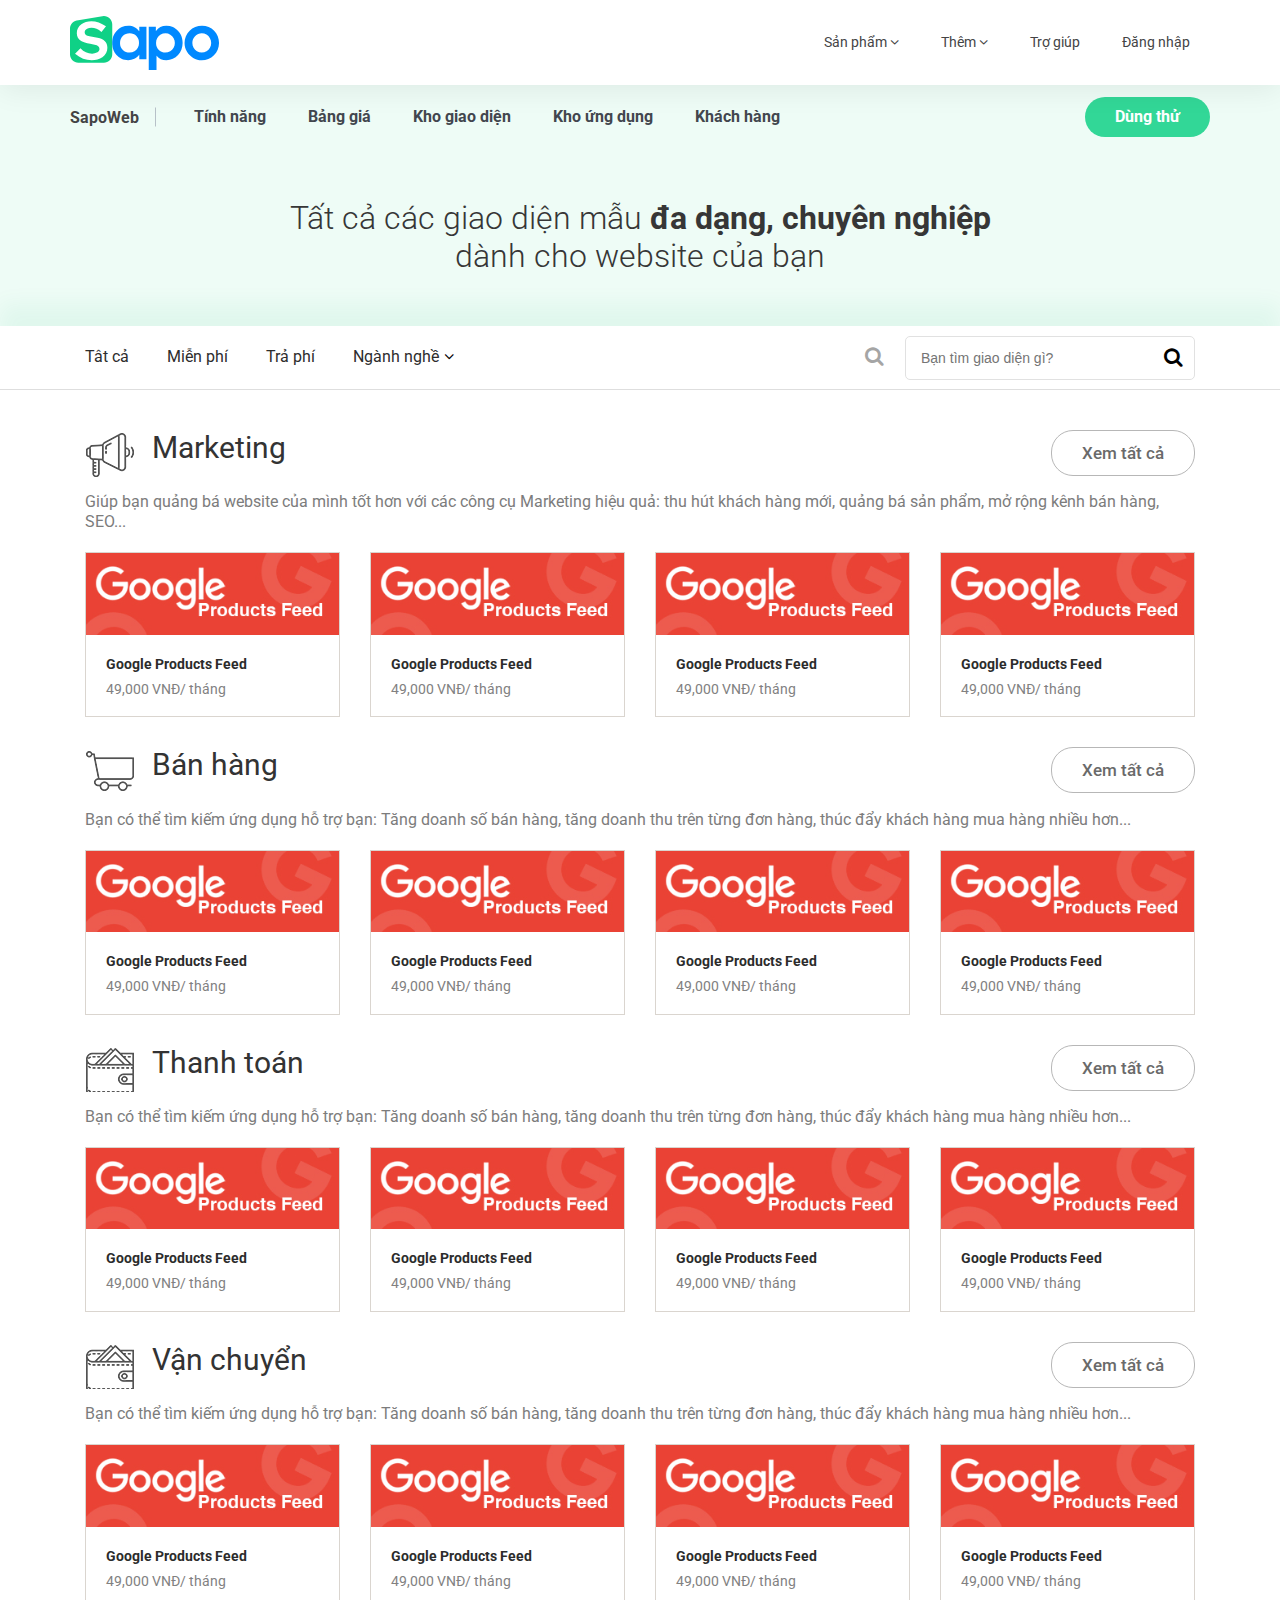
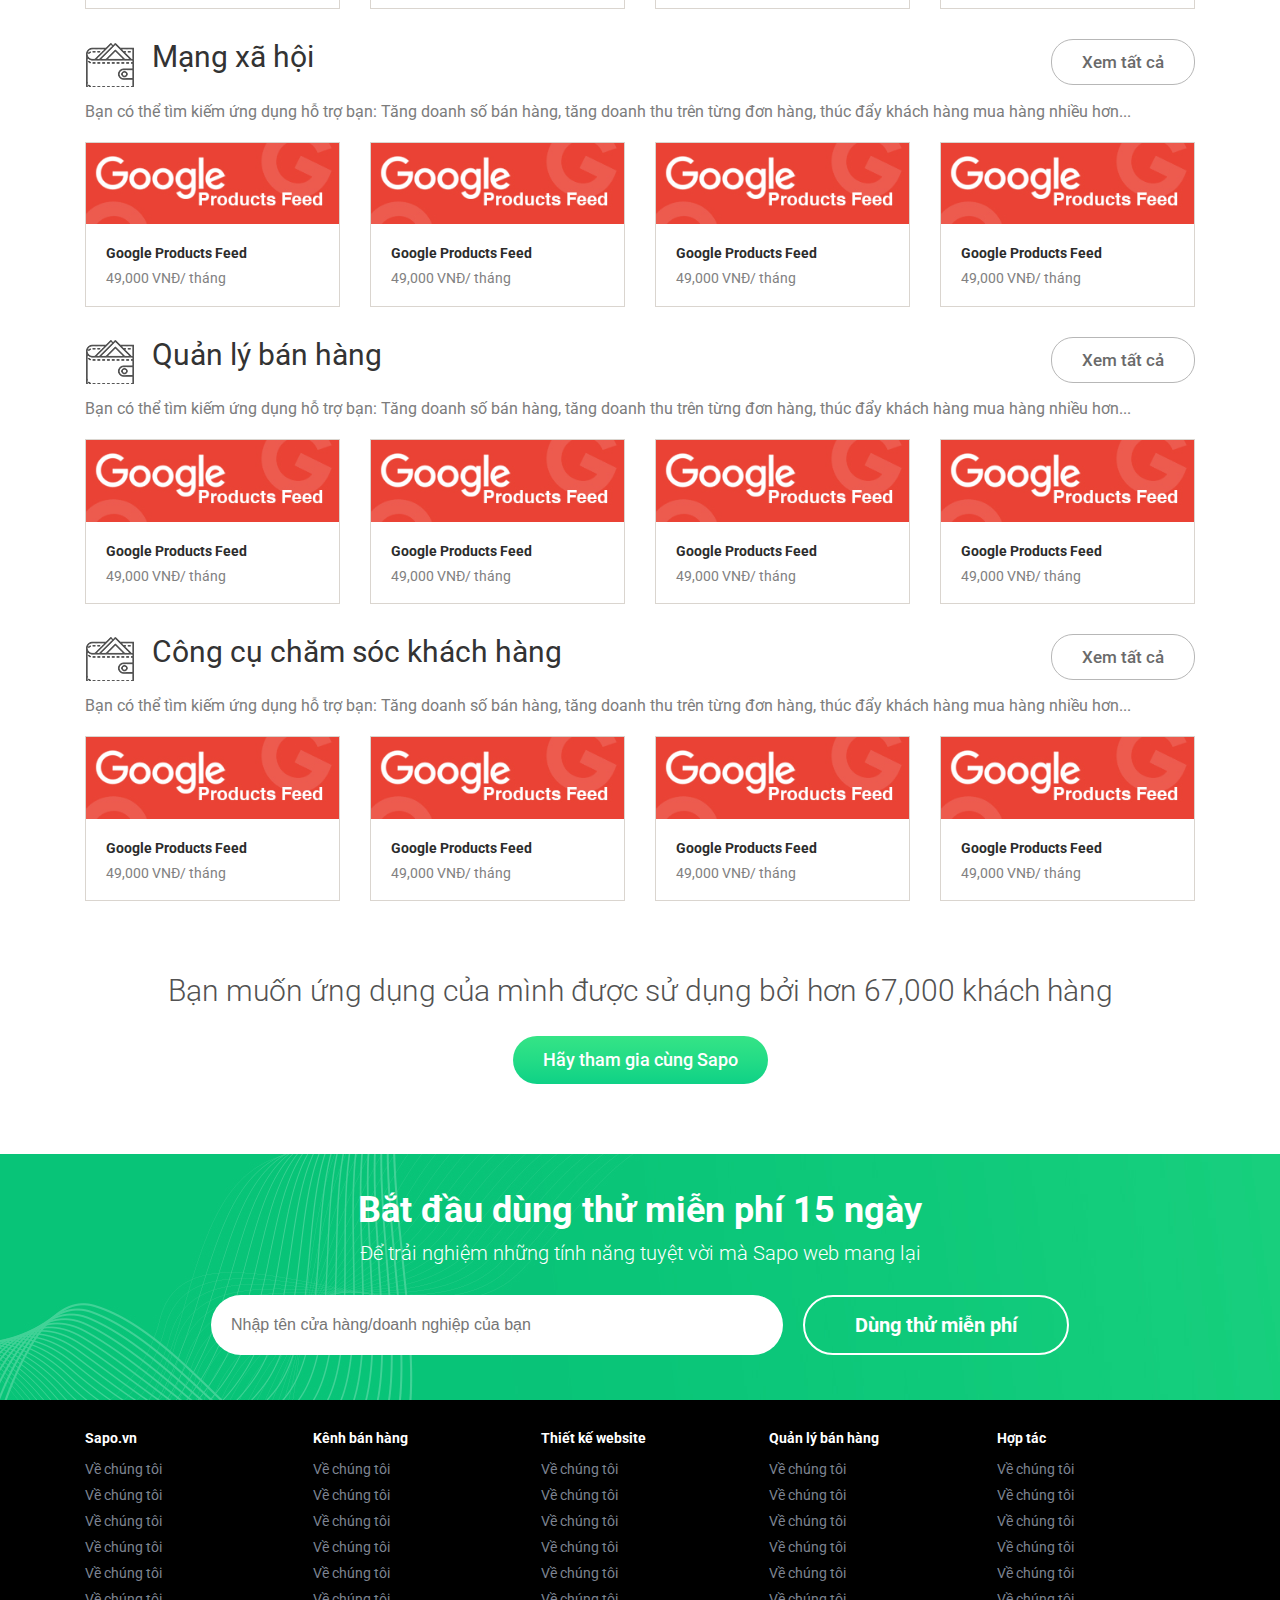
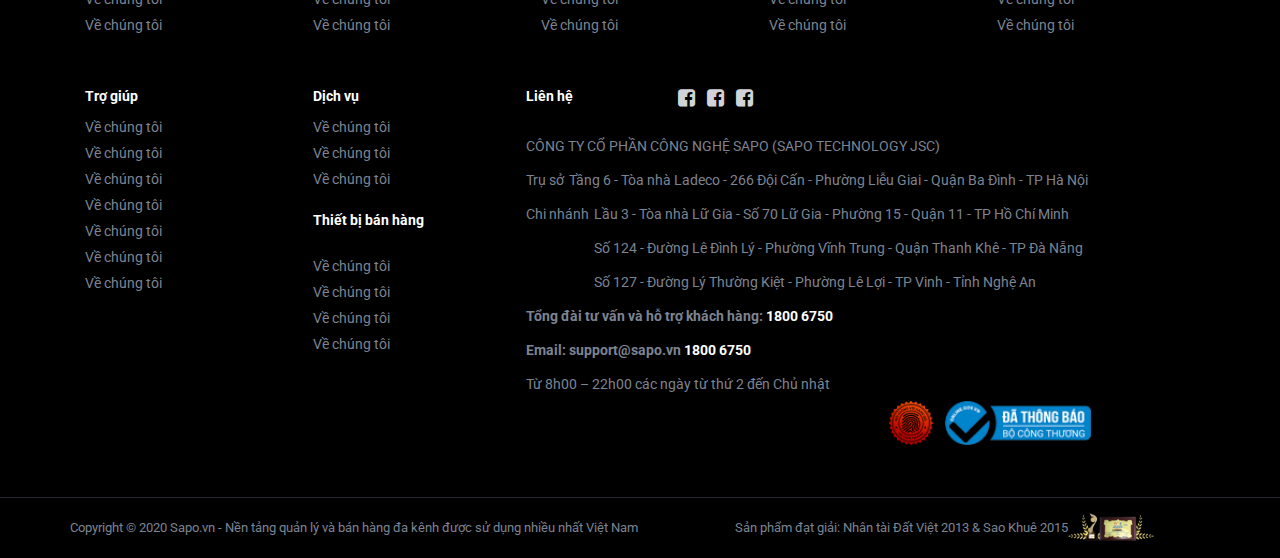
<file: app.html>
<!DOCTYPE html>
<html lang="en">
<head>
    <meta charset="UTF-8">
    <meta name="viewport" content="width=device-width, initial-scale=1.0">
    <link rel="stylesheet" href="assest/css/style.css">
    <link rel="stylesheet" href="assest/css/responsive.css">
    <link rel="stylesheet" href="assest/owlcarousel/assets/owl.carousel.min.css">
    <link rel="stylesheet" href="assest/owlcarousel/assets/owl.theme.default.min.css">
    <link rel="stylesheet" href="https://maxcdn.bootstrapcdn.com/font-awesome/4.7.0/css/font-awesome.min.css">
    <link href="https://fonts.googleapis.com/css2?family=Roboto:wght@100;300;400;500;700;900&display=swap" rel="stylesheet">
    <title>Document</title>
    <script src="https://code.jquery.com/jquery-3.5.1.min.js"></script>
    <script src="assest/owlcarousel/owl.carousel.min.js"></script>
</head>
<body>
    <div class="app">
        <!-- Begin Modal -->
        <div class="modal">
            <div class="navbar__mobile">
                <div class="navbar__mobile-heading">
                    <img src="assest/img/Sapo-logo.svg" alt="">
                    <div class="header__menu-button">
                        <div class="btn--animatinon btn--animatinon-black">
                        </div>
                    </div>
                </div>
                <ul class="navbar__mobile-list">
                    <li class="navbar__mobile-item">
                        <a href="" class="navbar__mobile-link">
                            Tính năng
                        </a>
                    </li>
                    <li class="navbar__mobile-item">
                        <a href="" class="navbar__mobile-link">
                            Bảng giá
                        </a>
                    </li>
                    <li class="navbar__mobile-item">
                        <a href="" class="navbar__mobile-link">
                            Kho giao diện
                        </a>
                    </li>
                    <li class="navbar__mobile-item">
                        <a href="" class="navbar__mobile-link">
                            Kho ứng dụng
                        </a>
                    </li>
                    <li class="navbar__mobile-item">
                        <a href="" class="navbar__mobile-link">
                            Khách hàng
                        </a>
                    </li>
                    <li class="navbar__mobile-item">
                        <a href="" class=" navbar__mobile-button">
                            Dùng thử
                        </a>
                    </li>
                </ul>
                <ul class="navbar__mobile-list">
                    <li class="navbar__mobile-item">
                        <a href="" class="navbar__mobile-link">
                            <span>Sản phẩm khác</span>
                            <i class="fa fa-sort-down"></i>
                        </a>
                        <ul class="mobile__submenu-list">
                            <li class="mobile__submenu-item">
                                <a href="" class="mobile__submenu-link">
                                    <strong>Sapo POS</strong>
                                    <span>Phần mềm quản lý bán hàng</span>
                                </a>
                            </li>
                            <li class="mobile__submenu-item">
                                <a href="" class="mobile__submenu-link">
                                    <strong>Sapo POS</strong>
                                    <span>Phần mềm quản lý bán hàng</span>
                                </a>
                            </li>
                            <li class="mobile__submenu-item">
                                <a href="" class="mobile__submenu-link">
                                    <strong>Sapo POS</strong>
                                    <span>Phần mềm quản lý bán hàng</span>
                                </a>
                            </li>
                            <li class="mobile__submenu-item">
                                <a href="" class="mobile__submenu-link">
                                    <strong>Sapo POS</strong>
                                    <span>Phần mềm quản lý bán hàng</span>
                                </a>
                            </li>
                        </ul>
                    </li>
                    <li class="navbar__mobile-item">
                        <a href="" class="navbar__mobile-link">
                            <span>Thêm</span>
                            <i class="fa fa-sort-down"></i>
                        </a>
                        <ul class="mobile__submenu-list">
                            <li class="mobile__submenu-item">
                                <a href="" class="mobile__submenu-link">
                                    <span>Về chúng tồi</span>
                                </a>
                            </li>
                            <li class="mobile__submenu-item">
                                <a href="" class="mobile__submenu-link">
                                    <span>Phần mềm quản lý bán hàng</span>
                                </a>
                            </li>
                            <li class="mobile__submenu-item">
                                <a href="" class="mobile__submenu-link">
                                    <span>Phần mềm quản lý bán hàng</span>
                                </a>
                            </li>
                            <li class="mobile__submenu-item">
                                <a href="" class="mobile__submenu-link">
                                    <span>Phần mềm quản lý bán hàng</span>
                                </a>
                            </li>
                            <li class="mobile__submenu-item">
                                <a href="" class="mobile__submenu-link">
                                    <span>Phần mềm quản lý bán hàng</span>
                                </a>
                            </li>
                            <li class="mobile__submenu-item">
                                <a href="" class="mobile__submenu-link">
                                    <span>Phần mềm quản lý bán hàng</span>
                                </a>
                            </li>
                        </ul>
                    </li>
                    <li class="navbar__mobile-item">
                        <a href="" class="navbar__mobile-link">
                            Trợ giúp
                        </a>
                    </li>
                    <li class="navbar__mobile-item">
                        <a href="" class="navbar__mobile-link">
                            Đăng nhập
                        </a>
                    </li>
                </ul>
            </div>
        </div>
        <!-- Begin Header -->
        <div class="header">
            <div class="container">
                <div class="header__content">
                    <div class="header__logo">
                        <img src="assest/img/Sapo-logo.svg" alt="">
                    </div>
                    <div class="header__menu">
                        <ul class="header__list">
                            <li class="header__item header__item--sudo">
                                <a href="" class="header__link">Sản phẩm
                                    <i class="fa fa-angle-down"></i>
                                </a>
                                <div class="submenu">
                                    <div class="submenu__content">
                                        <ul class="submenu__list">
                                            <li class="submenu__item">
                                                <a href="" class="submenu__link">
                                                    <svg class="icon">
                                                        <use xmlns:xlink="http://www.w3.org/1999/xlink" xlink:href="#icon-sapo-omnichannel"></use>
                                                    </svg>
                                                    <div class="submenu__text">
                                                        <strong>Sapo POS</strong>
                                                        <p>Phần mềm quản lý bán hàng tốt nhất cho cửa hàng &amp; bán online</p>
                                                    </div>
                                                </a>
                                            </li>
                                            <li class="submenu__item">
                                                <a href="" class="submenu__link">
                                                    <svg class="icon">
                                                        <use xmlns:xlink="http://www.w3.org/1999/xlink" xlink:href="#icon-sapo-omnichannel"></use>
                                                    </svg>
                                                    <div class="submenu__text">
                                                        <strong>Sapo POS</strong>
                                                        <p>Phần mềm quản lý bán hàng tốt nhất cho cửa hàng &amp; bán online</p>
                                                    </div>
                                                </a>
                                            </li>
                                            <li class="submenu__item">
                                                <a href="" class="submenu__link">
                                                    <svg class="icon">
                                                        <use xmlns:xlink="http://www.w3.org/1999/xlink" xlink:href="#icon-sapo-omnichannel"></use>
                                                    </svg>
                                                    <div class="submenu__text">
                                                        <strong>Sapo POS</strong>
                                                        <p>Phần mềm quản lý bán hàng tốt nhất cho cửa hàng &amp; bán online</p>
                                                    </div>
                                                </a>
                                            </li>
                                            <li class="submenu__item">
                                                <a href="" class="submenu__link">
                                                    <svg class="icon">
                                                        <use xmlns:xlink="http://www.w3.org/1999/xlink" xlink:href="#icon-sapo-omnichannel"></use>
                                                    </svg>
                                                    <div class="submenu__text">
                                                        <strong>Sapo POS</strong>
                                                        <p>Phần mềm quản lý bán hàng tốt nhất cho cửa hàng &amp; bán online</p>
                                                    </div>
                                                </a>
                                            </li>
                                            <li class="submenu__item">
                                                <a href="" class="submenu__link">
                                                    <svg class="icon">
                                                        <use xmlns:xlink="http://www.w3.org/1999/xlink" xlink:href="#icon-sapo-omnichannel"></use>
                                                    </svg>
                                                    <div class="submenu__text">
                                                        <strong>Sapo POS</strong>
                                                        <p>Phần mềm quản lý bán hàng tốt nhất cho cửa hàng &amp; bán online</p>
                                                    </div>
                                                </a>
                                            </li>
                                            <li class="submenu__item">
                                                <a href="" class="submenu__link">
                                                    <svg class="icon">
                                                        <use xmlns:xlink="http://www.w3.org/1999/xlink" xlink:href="#icon-sapo-omnichannel"></use>
                                                    </svg>
                                                    <div class="submenu__text">
                                                        <strong>Sapo POS</strong>
                                                        <p>Phần mềm quản lý bán hàng tốt nhất cho cửa hàng &amp; bán online</p>
                                                    </div>
                                                </a>
                                            </li>
                                        </ul>
                                    </div>
                                </div>
                            </li>
                            <li class="header__item header__item--sudo header__sudo">
                                <a href="" class="header__link ">Thêm
                                    <i class="fa fa-angle-down"></i>
                                </a>
                                <div class="dropdown">
                                    <ul class="dropdown__list">
                                        <li class="dropdown__item">
                                            <a href="" class="dropdown__link">
                                                Về chúng tôi
                                            </a>
                                        </li>
                                        <li class="dropdown__item">
                                            <a href="" class="dropdown__link">
                                                Về chúng tôi
                                            </a>
                                        </li>
                                        <li class="dropdown__item">
                                            <a href="" class="dropdown__link">
                                                Về chúng tôi
                                                <span class="badge">New</span>
                                            </a>
                                        </li>
                                        <li class="dropdown__item">
                                            <a href="" class="dropdown__link">
                                                Về chúng tôi
                                            </a>
                                        </li>
                                        <li class="dropdown__item">
                                            <a href="" class="dropdown__link">
                                                Về chúng tôi

                                            </a>
                                        </li>
                                        <li class="dropdown__item">
                                            <a href="" class="dropdown__link">
                                                Về chúng tôi
                                            </a>
                                        </li>
                                    </ul>
                                </div>
                            </li>
                            <li class="header__item ">
                                <a href="" class="header__link">Trợ giúp</a>
                            </li>
                            <li class="header__item">
                                <a href="" class="header__link">Đăng nhập</a>
                            </li>
                        </ul>
                    </div>
                    <div class="header__button">
                        <i class="fa fa-bars"></i>
                    </div>
                </div>
            </div>
        </div>
        <!-- Begin Banner -->
        <div class="banner-wrapper banner-wrapper--none ">
            <div class="banner__nav">
                <div class="container">
                    <div class="banner__navbar">
                        <div class="banner__logo">
                            <span>SapoWeb</span>
                            <a href="./sapo.html">
                                <img src="assest/img/SapoWeb-logo.svg" alt="">
                            </a>
                        </div>
                        <div class="banner__menu">
                            <ul class="banner__list">
                                <li class="banner__item">
                                    <a href="/recruitment.html" class="banner__link">
                                        Tính năng
                                    </a>
                                </li>
                                <li class="banner__item">
                                    <a href="/price.html" class="banner__link">
                                        Bảng giá
                                    </a>
                                </li>
                                <li class="banner__item">
                                    <a href="/theme.html" class="banner__link">
                                        Kho giao diện
                                    </a>
                                </li>
                                <li class="banner__item">
                                    <a href="/app.html" class="banner__link">
                                        Kho ứng dụng
                                    </a>
                                </li>
                                <li class="banner__item">
                                    <a href="./better.html" class="banner__link">
                                        Khách hàng
                                    </a>
                                </li>
                            </ul>
                            <div class="btn btn--banner">
                                Dùng thử
                            </div>
                        </div>
                    </div>
                </div>
            </div>
            <!-- <div class="container">
                <div class="banner__heading">
                    <h1 class="banner__slider-title">
                        <span>400+ giao diện,</span> template website bán hàng cực đẹp
                    </h1>
                </div>
                <div class="banner__slider">
                    <div class="owl-carousel owl-theme">
                        <div class="item">
                            <div class="banner__slider-wrapper">
                                <div class="banner__slider-left">
                                    <div class="banner__slider--bg">
                                        <a href="" class="banner__slider-link">
                                            <img src="assest/img/banner.png" alt="">
                                        </a>
                                        <div class="image-mobile">
                                            <a href="" class="banner__link-mobile">
                                                <img src="assest/img/banner__mobile.jpg" alt="">
                                            </a>
                                        </div>
                                    </div>
                                </div>
                                <div class="banner__slider-right">

                                </div>
                            </div>
                        </div>
                    </div>
                </div>
            </div> -->
            <div class="container">
                <div class="banner__slider-heading">
                    <h3 class="banner__slider-title">
                        Tất cả các giao diện mẫu <span>đa dạng, chuyên nghiệp</span>
                        <br>
                        dành cho website của bạn
                    </h3>
                </div>
            </div>
            <span class="scroll-down">

            </span>
        </div>
        <!-- Begin Toolbar -->
        <div class="toolbar-wrapper">
            <div class="container">
                <div class="toolbar__content">
                    <div class="toolbar__left">
                        <ul class="toolbar__list">
                            <li class="toolbar__item">
                                <a href="" class="toolbar__link">
                                    Tât cả
                                </a>
                            </li>
                            <li class="toolbar__item">
                                <a href="" class="toolbar__link">
                                    Miễn phí
                                </a>
                            </li>
                            <li class="toolbar__item">
                                <a href="" class="toolbar__link">
                                    Trả phí
                                </a>
                            </li>
                            <li class="toolbar__item">
                                <a href="" class="toolbar__link">
                                    Ngành nghề
                                </a>
                                <i class="fa fa-angle-down"></i>
                                <ul class="toolbar__submenu-list">
                                    <li class="toolbar__submenu-item">
                                        <a href="" class="toolbar__submenu-link">
                                            Công nghệ - kỹ thuật số
                                        </a>
                                    </li>
                                    <li class="toolbar__submenu-item">
                                        <a href="" class="toolbar__submenu-link">
                                            Thiết bị điện
                                        </a>
                                    </li>
                                    <li class="toolbar__submenu-item">
                                        <a href="" class="toolbar__submenu-link">
                                            Thời trang - Trang sức
                                        </a>
                                    </li>
                                    <li class="toolbar__submenu-item">
                                        <a href="" class="toolbar__submenu-link">
                                            Thực phẩm - Nhà hàng
                                        </a>
                                    </li>
                                    <li class="toolbar__submenu-item">
                                        <a href="" class="toolbar__submenu-link">
                                            Thể thao - Dịch vụ 
                                        </a>
                                    </li>
                                    <li class="toolbar__submenu-item">
                                        <a href="" class="toolbar__submenu-link">
                                            Công nghệ - kỹ thuật số
                                        </a>
                                    </li>
                                    <li class="toolbar__submenu-item">
                                        <a href="" class="toolbar__submenu-link">
                                            Thiết bị điện
                                        </a>
                                    </li>
                                    <li class="toolbar__submenu-item">
                                        <a href="" class="toolbar__submenu-link">
                                            Thời trang - Trang sức
                                        </a>
                                    </li>
                                    <li class="toolbar__submenu-item">
                                        <a href="" class="toolbar__submenu-link">
                                            Thực phẩm - Nhà hàng
                                        </a>
                                    </li>
                                    <li class="toolbar__submenu-item">
                                        <a href="" class="toolbar__submenu-link">
                                            Thể thao - Dịch vụ 
                                        </a>
                                    </li>
                                </ul>
                            </li>
                        </ul>
                    </div>
                    <div class="toolbar__right">
                        <div class="toolbar__sort">
                            <i class="fa fa-search" aria-hidden="true"></i>
                        </div>
                        <div class="button__search-hanlde">
                            <i class="fa fa-search" aria-hidden="true"></i>
                        </div>
                        <form action="" class="toolbar__form">
                            <input type="text" placeholder="Bạn tìm giao diện gì?" class="toolbar__form-input">
                            <button class="btn--search"><i class="fa fa-search" aria-hidden="true"></i></button>
                        </form>
                    </div>
                </div>
                <div class="toolbar__mobile">
                    <div class="toolbar__item-mobile">
                        <div class="toolbar__title">
                            <span>Lọc theo...</span>
                            <ul class="toolbar__title-list">
                                <li class="toolbar__title-item">
                                    <a href="" class="toolbar__title-link">
                                        Tất cả
                                    </a>
                                </li>
                                <li class="toolbar__title-item">
                                    <a href="" class="toolbar__title-link">
                                        Miễn phí
                                    </a>
                                </li>
                                <li class="toolbar__title-item">
                                    <a href="" class="toolbar__title-link">
                                        Khuyến mãi
                                    </a>
                                </li>
                                <li class="toolbar__title-item">
                                    <a href="" class="toolbar__title-link">
                                        Ngành nghề
                                    </a>
                                </li>
                            </ul>
                        </div>
                        <div class="toolbar__form-search">
                            <input type="text" placeholder="Tìm kiếm giao diện">
                        </div>
                        <span class="show__search-form">
                            <i class="fa fa-search" aria-hidden="true"></i>
                        </span>
                    </div>
                </div>
            </div>
        </div>
        <!-- Begin Marketing  -->
        <div class="marketing-wrapper">
            <div class="container">
                <div class="row">
                    <div class="app__heading">
                        <div class="app__title">
                            <div class="app__title-left">
                                <i class="app__title-icon">
    
                                </i>
                                <a href="" class="app__title-name">
                                    Marketing
                                </a>
                            </div>
                            <div class="app__title-right">
                                <a href="" class="btn btn--marketing">
                                    Xem tất cả
                                </a>
                            </div>
                        </div>
                        <h3 class="app__describle">
                            Giúp bạn quảng bá website của mình tốt hơn với các công cụ Marketing hiệu quả: thu hút khách hàng mới, quảng bá sản phẩm, mở rộng kênh bán hàng, SEO...
                        </h3>
                    </div>
                    <div class="marketing__content">
                        <div class="marketing__item-wrapper">
                            <div class="marketing__item">
                                <a href="">
                                    <div class="marketing__item-img">
                                        <img src="assest/img/marketing.jpg" alt="">
                                    </div>
                                    <div class="marketing__item-info">
                                        <h4 class="marketing__info-title">
                                            Google Products Feed
                                        </h4>
                                        <span class="marketing__info-price">
                                            49,000 VNĐ<span>/ tháng</span>
                                        </span>
                                        
                                    </div>
                                    <p class="marketing__item-describle">
                                        Google Products Feed hỗ trợ tạo chiến dịch quảng cáo 
                                        Google Shopping tiếp thị sản phẩm của bạn đến
                                    </p>
                                </a>
                            </div>
                        </div>
                        <div class="marketing__item-wrapper">
                            <div class="marketing__item">
                                <a href="">
                                    <div class="marketing__item-img">
                                        <img src="assest/img/marketing.jpg" alt="">
                                    </div>
                                    <div class="marketing__item-info">
                                        <h4 class="marketing__info-title">
                                            Google Products Feed
                                        </h4>
                                        <span class="marketing__info-price">
                                            49,000 VNĐ<span>/ tháng</span>
                                        </span>
                                        
                                    </div>
                                    <p class="marketing__item-describle">
                                        Google Products Feed hỗ trợ tạo chiến dịch quảng cáo 
                                        Google Shopping tiếp thị sản phẩm của bạn đến
                                    </p>
                                </a>
                            </div>
                        </div>
                        <div class="marketing__item-wrapper">
                            <div class="marketing__item">
                                <a href="">
                                    <div class="marketing__item-img">
                                        <img src="assest/img/marketing.jpg" alt="">
                                    </div>
                                    <div class="marketing__item-info">
                                        <h4 class="marketing__info-title">
                                            Google Products Feed
                                        </h4>
                                        <span class="marketing__info-price">
                                            49,000 VNĐ<span>/ tháng</span>
                                        </span>
                                        
                                    </div>
                                    <p class="marketing__item-describle">
                                        Google Products Feed hỗ trợ tạo chiến dịch quảng cáo 
                                        Google Shopping tiếp thị sản phẩm của bạn đến
                                    </p>
                                </a>
                            </div>
                        </div>
                        <div class="marketing__item-wrapper">
                            <div class="marketing__item">
                                <a href="">
                                    <div class="marketing__item-img">
                                        <img src="assest/img/marketing.jpg" alt="">
                                    </div>
                                    <div class="marketing__item-info">
                                        <h4 class="marketing__info-title">
                                            Google Products Feed
                                        </h4>
                                        <span class="marketing__info-price">
                                            49,000 VNĐ<span>/ tháng</span>
                                        </span>
                                        
                                    </div>
                                    <p class="marketing__item-describle">
                                        Google Products Feed hỗ trợ tạo chiến dịch quảng cáo 
                                        Google Shopping tiếp thị sản phẩm của bạn đến
                                    </p>
                                </a>
                            </div>
                        </div>
                    </div>
                    <div class="marketing__footer">
                        <a href="" class="btn btn--marketing">
                            Xem tất cả
                        </a>
                    </div>
                </div>
                <div class="row">
                    <div class="app__heading">
                        <div class="app__title">
                            <div class="app__title-left">
                                <i class="app__title-icon app__title-icon--shopping">
    
                                </i>
                                <a href="" class="app__title-name">
                                    Bán hàng
                                </a>
                            </div>
                            <div class="app__title-right">
                                <a href="" class="btn btn--marketing">
                                    Xem tất cả
                                </a>
                            </div>
                        </div>
                        <h3 class="app__describle">
                            Bạn có thể tìm kiếm ứng dụng hỗ trợ bạn: Tăng doanh số bán hàng, tăng doanh thu trên từng đơn hàng, thúc đẩy khách hàng mua hàng nhiều hơn...

                        </h3>
                    </div>
                    <div class="marketing__content">
                        <div class="marketing__item-wrapper">
                            <div class="marketing__item">
                                <a href="">
                                    <div class="marketing__item-img">
                                        <img src="assest/img/marketing.jpg" alt="">
                                    </div>
                                    <div class="marketing__item-info">
                                        <h4 class="marketing__info-title">
                                            Google Products Feed
                                        </h4>
                                        <span class="marketing__info-price">
                                            49,000 VNĐ<span>/ tháng</span>
                                        </span>
                                        
                                    </div>
                                    <p class="marketing__item-describle">
                                        Google Products Feed hỗ trợ tạo chiến dịch quảng cáo 
                                        Google Shopping tiếp thị sản phẩm của bạn đến
                                    </p>
                                </a>
                            </div>
                        </div>
                        <div class="marketing__item-wrapper">
                            <div class="marketing__item">
                                <a href="">
                                    <div class="marketing__item-img">
                                        <img src="assest/img/marketing.jpg" alt="">
                                    </div>
                                    <div class="marketing__item-info">
                                        <h4 class="marketing__info-title">
                                            Google Products Feed
                                        </h4>
                                        <span class="marketing__info-price">
                                            49,000 VNĐ<span>/ tháng</span>
                                        </span>
                                        
                                    </div>
                                    <p class="marketing__item-describle">
                                        Google Products Feed hỗ trợ tạo chiến dịch quảng cáo 
                                        Google Shopping tiếp thị sản phẩm của bạn đến
                                    </p>
                                </a>
                            </div>
                        </div>
                        <div class="marketing__item-wrapper">
                            <div class="marketing__item">
                                <a href="">
                                    <div class="marketing__item-img">
                                        <img src="assest/img/marketing.jpg" alt="">
                                    </div>
                                    <div class="marketing__item-info">
                                        <h4 class="marketing__info-title">
                                            Google Products Feed
                                        </h4>
                                        <span class="marketing__info-price">
                                            49,000 VNĐ<span>/ tháng</span>
                                        </span>
                                        
                                    </div>
                                    <p class="marketing__item-describle">
                                        Google Products Feed hỗ trợ tạo chiến dịch quảng cáo 
                                        Google Shopping tiếp thị sản phẩm của bạn đến
                                    </p>
                                </a>
                            </div>
                        </div>
                        <div class="marketing__item-wrapper">
                            <div class="marketing__item">
                                <a href="">
                                    <div class="marketing__item-img">
                                        <img src="assest/img/marketing.jpg" alt="">
                                    </div>
                                    <div class="marketing__item-info">
                                        <h4 class="marketing__info-title">
                                            Google Products Feed
                                        </h4>
                                        <span class="marketing__info-price">
                                            49,000 VNĐ<span>/ tháng</span>
                                        </span>
                                        
                                    </div>
                                    <p class="marketing__item-describle">
                                        Google Products Feed hỗ trợ tạo chiến dịch quảng cáo 
                                        Google Shopping tiếp thị sản phẩm của bạn đến
                                    </p>
                                </a>
                            </div>
                        </div>
                    </div>
                    <div class="marketing__footer">
                        <a href="" class="btn btn--marketing">
                            Xem tất cả
                        </a>
                    </div>
                </div>
                <div class="row">
                    <div class="app__heading">
                        <div class="app__title">
                            <div class="app__title-left">
                                <i class="app__title-icon app__title-icon--payment">
    
                                </i>
                                <a href="" class="app__title-name">
                                    Thanh toán
                                </a>
                            </div>
                            <div class="app__title-right">
                                <a href="" class="btn btn--marketing">
                                    Xem tất cả
                                </a>
                            </div>
                        </div>
                        <h3 class="app__describle">
                            Bạn có thể tìm kiếm ứng dụng hỗ trợ bạn: Tăng doanh số bán hàng, tăng doanh thu trên từng đơn hàng, thúc đẩy khách hàng mua hàng nhiều hơn...

                        </h3>
                    </div>
                    <div class="marketing__content">
                        <div class="marketing__item-wrapper">
                            <div class="marketing__item">
                                <a href="">
                                    <div class="marketing__item-img">
                                        <img src="assest/img/marketing.jpg" alt="">
                                    </div>
                                    <div class="marketing__item-info">
                                        <h4 class="marketing__info-title">
                                            Google Products Feed
                                        </h4>
                                        <span class="marketing__info-price">
                                            49,000 VNĐ<span>/ tháng</span>
                                        </span>
                                        
                                    </div>
                                    <p class="marketing__item-describle">
                                        Google Products Feed hỗ trợ tạo chiến dịch quảng cáo 
                                        Google Shopping tiếp thị sản phẩm của bạn đến
                                    </p>
                                </a>
                            </div>
                        </div>
                        <div class="marketing__item-wrapper">
                            <div class="marketing__item">
                                <a href="">
                                    <div class="marketing__item-img">
                                        <img src="assest/img/marketing.jpg" alt="">
                                    </div>
                                    <div class="marketing__item-info">
                                        <h4 class="marketing__info-title">
                                            Google Products Feed
                                        </h4>
                                        <span class="marketing__info-price">
                                            49,000 VNĐ<span>/ tháng</span>
                                        </span>
                                        
                                    </div>
                                    <p class="marketing__item-describle">
                                        Google Products Feed hỗ trợ tạo chiến dịch quảng cáo 
                                        Google Shopping tiếp thị sản phẩm của bạn đến
                                    </p>
                                </a>
                            </div>
                        </div>
                        <div class="marketing__item-wrapper">
                            <div class="marketing__item">
                                <a href="">
                                    <div class="marketing__item-img">
                                        <img src="assest/img/marketing.jpg" alt="">
                                    </div>
                                    <div class="marketing__item-info">
                                        <h4 class="marketing__info-title">
                                            Google Products Feed
                                        </h4>
                                        <span class="marketing__info-price">
                                            49,000 VNĐ<span>/ tháng</span>
                                        </span>
                                        
                                    </div>
                                    <p class="marketing__item-describle">
                                        Google Products Feed hỗ trợ tạo chiến dịch quảng cáo 
                                        Google Shopping tiếp thị sản phẩm của bạn đến
                                    </p>
                                </a>
                            </div>
                        </div>
                        <div class="marketing__item-wrapper">
                            <div class="marketing__item">
                                <a href="">
                                    <div class="marketing__item-img">
                                        <img src="assest/img/marketing.jpg" alt="">
                                    </div>
                                    <div class="marketing__item-info">
                                        <h4 class="marketing__info-title">
                                            Google Products Feed
                                        </h4>
                                        <span class="marketing__info-price">
                                            49,000 VNĐ<span>/ tháng</span>
                                        </span>
                                        
                                    </div>
                                    <p class="marketing__item-describle">
                                        Google Products Feed hỗ trợ tạo chiến dịch quảng cáo 
                                        Google Shopping tiếp thị sản phẩm của bạn đến
                                    </p>
                                </a>
                            </div>
                        </div>
                    </div>
                    <div class="marketing__footer">
                        <a href="" class="btn btn--marketing">
                            Xem tất cả
                        </a>
                    </div>
                </div>
                <div class="row">
                    <div class="app__heading">
                        <div class="app__title">
                            <div class="app__title-left">
                                <i class="app__title-icon app__title-icon--payment">
    
                                </i>
                                <a href="" class="app__title-name">
                                    Vận chuyển
                                </a>
                            </div>
                            <div class="app__title-right">
                                <a href="" class="btn btn--marketing">
                                    Xem tất cả
                                </a>
                            </div>
                        </div>
                        <h3 class="app__describle">
                            Bạn có thể tìm kiếm ứng dụng hỗ trợ bạn: Tăng doanh số bán hàng, tăng doanh thu trên từng đơn hàng, thúc đẩy khách hàng mua hàng nhiều hơn...

                        </h3>
                    </div>
                    <div class="marketing__content">
                        <div class="marketing__item-wrapper">
                            <div class="marketing__item">
                                <a href="">
                                    <div class="marketing__item-img">
                                        <img src="assest/img/marketing.jpg" alt="">
                                    </div>
                                    <div class="marketing__item-info">
                                        <h4 class="marketing__info-title">
                                            Google Products Feed
                                        </h4>
                                        <span class="marketing__info-price">
                                            49,000 VNĐ<span>/ tháng</span>
                                        </span>
                                        
                                    </div>
                                    <p class="marketing__item-describle">
                                        Google Products Feed hỗ trợ tạo chiến dịch quảng cáo 
                                        Google Shopping tiếp thị sản phẩm của bạn đến
                                    </p>
                                </a>
                            </div>
                        </div>
                        <div class="marketing__item-wrapper">
                            <div class="marketing__item">
                                <a href="">
                                    <div class="marketing__item-img">
                                        <img src="assest/img/marketing.jpg" alt="">
                                    </div>
                                    <div class="marketing__item-info">
                                        <h4 class="marketing__info-title">
                                            Google Products Feed
                                        </h4>
                                        <span class="marketing__info-price">
                                            49,000 VNĐ<span>/ tháng</span>
                                        </span>
                                        
                                    </div>
                                    <p class="marketing__item-describle">
                                        Google Products Feed hỗ trợ tạo chiến dịch quảng cáo 
                                        Google Shopping tiếp thị sản phẩm của bạn đến
                                    </p>
                                </a>
                            </div>
                        </div>
                        <div class="marketing__item-wrapper">
                            <div class="marketing__item">
                                <a href="">
                                    <div class="marketing__item-img">
                                        <img src="assest/img/marketing.jpg" alt="">
                                    </div>
                                    <div class="marketing__item-info">
                                        <h4 class="marketing__info-title">
                                            Google Products Feed
                                        </h4>
                                        <span class="marketing__info-price">
                                            49,000 VNĐ<span>/ tháng</span>
                                        </span>
                                        
                                    </div>
                                    <p class="marketing__item-describle">
                                        Google Products Feed hỗ trợ tạo chiến dịch quảng cáo 
                                        Google Shopping tiếp thị sản phẩm của bạn đến
                                    </p>
                                </a>
                            </div>
                        </div>
                        <div class="marketing__item-wrapper">
                            <div class="marketing__item">
                                <a href="">
                                    <div class="marketing__item-img">
                                        <img src="assest/img/marketing.jpg" alt="">
                                    </div>
                                    <div class="marketing__item-info">
                                        <h4 class="marketing__info-title">
                                            Google Products Feed
                                        </h4>
                                        <span class="marketing__info-price">
                                            49,000 VNĐ<span>/ tháng</span>
                                        </span>
                                        
                                    </div>
                                    <p class="marketing__item-describle">
                                        Google Products Feed hỗ trợ tạo chiến dịch quảng cáo 
                                        Google Shopping tiếp thị sản phẩm của bạn đến
                                    </p>
                                </a>
                            </div>
                        </div>
                    </div>
                    <div class="marketing__footer">
                        <a href="" class="btn btn--marketing">
                            Xem tất cả
                        </a>
                    </div>
                </div>
                <div class="row">
                    <div class="app__heading">
                        <div class="app__title">
                            <div class="app__title-left">
                                <i class="app__title-icon app__title-icon--payment">
    
                                </i>
                                <a href="" class="app__title-name">
                                    Mạng xã hội
                                </a>
                            </div>
                            <div class="app__title-right">
                                <a href="" class="btn btn--marketing">
                                    Xem tất cả
                                </a>
                            </div>
                        </div>
                        <h3 class="app__describle">
                            Bạn có thể tìm kiếm ứng dụng hỗ trợ bạn: Tăng doanh số bán hàng, tăng doanh thu trên từng đơn hàng, thúc đẩy khách hàng mua hàng nhiều hơn...

                        </h3>
                    </div>
                    <div class="marketing__content">
                        <div class="marketing__item-wrapper">
                            <div class="marketing__item">
                                <a href="">
                                    <div class="marketing__item-img">
                                        <img src="assest/img/marketing.jpg" alt="">
                                    </div>
                                    <div class="marketing__item-info">
                                        <h4 class="marketing__info-title">
                                            Google Products Feed
                                        </h4>
                                        <span class="marketing__info-price">
                                            49,000 VNĐ<span>/ tháng</span>
                                        </span>
                                        
                                    </div>
                                    <p class="marketing__item-describle">
                                        Google Products Feed hỗ trợ tạo chiến dịch quảng cáo 
                                        Google Shopping tiếp thị sản phẩm của bạn đến
                                    </p>
                                </a>
                            </div>
                        </div>
                        <div class="marketing__item-wrapper">
                            <div class="marketing__item">
                                <a href="">
                                    <div class="marketing__item-img">
                                        <img src="assest/img/marketing.jpg" alt="">
                                    </div>
                                    <div class="marketing__item-info">
                                        <h4 class="marketing__info-title">
                                            Google Products Feed
                                        </h4>
                                        <span class="marketing__info-price">
                                            49,000 VNĐ<span>/ tháng</span>
                                        </span>
                                        
                                    </div>
                                    <p class="marketing__item-describle">
                                        Google Products Feed hỗ trợ tạo chiến dịch quảng cáo 
                                        Google Shopping tiếp thị sản phẩm của bạn đến
                                    </p>
                                </a>
                            </div>
                        </div>
                        <div class="marketing__item-wrapper">
                            <div class="marketing__item">
                                <a href="">
                                    <div class="marketing__item-img">
                                        <img src="assest/img/marketing.jpg" alt="">
                                    </div>
                                    <div class="marketing__item-info">
                                        <h4 class="marketing__info-title">
                                            Google Products Feed
                                        </h4>
                                        <span class="marketing__info-price">
                                            49,000 VNĐ<span>/ tháng</span>
                                        </span>
                                        
                                    </div>
                                    <p class="marketing__item-describle">
                                        Google Products Feed hỗ trợ tạo chiến dịch quảng cáo 
                                        Google Shopping tiếp thị sản phẩm của bạn đến
                                    </p>
                                </a>
                            </div>
                        </div>
                        <div class="marketing__item-wrapper">
                            <div class="marketing__item">
                                <a href="">
                                    <div class="marketing__item-img">
                                        <img src="assest/img/marketing.jpg" alt="">
                                    </div>
                                    <div class="marketing__item-info">
                                        <h4 class="marketing__info-title">
                                            Google Products Feed
                                        </h4>
                                        <span class="marketing__info-price">
                                            49,000 VNĐ<span>/ tháng</span>
                                        </span>
                                        
                                    </div>
                                    <p class="marketing__item-describle">
                                        Google Products Feed hỗ trợ tạo chiến dịch quảng cáo 
                                        Google Shopping tiếp thị sản phẩm của bạn đến
                                    </p>
                                </a>
                            </div>
                        </div>
                    </div>
                    <div class="marketing__footer">
                        <a href="" class="btn btn--marketing">
                            Xem tất cả
                        </a>
                    </div>
                </div>
                <div class="row">
                    <div class="app__heading">
                        <div class="app__title">
                            <div class="app__title-left">
                                <i class="app__title-icon app__title-icon--payment">
    
                                </i>
                                <a href="" class="app__title-name">
                                    Quản lý bán hàng
                                </a>
                            </div>
                            <div class="app__title-right">
                                <a href="" class="btn btn--marketing">
                                    Xem tất cả
                                </a>
                            </div>
                        </div>
                        <h3 class="app__describle">
                            Bạn có thể tìm kiếm ứng dụng hỗ trợ bạn: Tăng doanh số bán hàng, tăng doanh thu trên từng đơn hàng, thúc đẩy khách hàng mua hàng nhiều hơn...

                        </h3>
                    </div>
                    <div class="marketing__content">
                        <div class="marketing__item-wrapper">
                            <div class="marketing__item">
                                <a href="">
                                    <div class="marketing__item-img">
                                        <img src="assest/img/marketing.jpg" alt="">
                                    </div>
                                    <div class="marketing__item-info">
                                        <h4 class="marketing__info-title">
                                            Google Products Feed
                                        </h4>
                                        <span class="marketing__info-price">
                                            49,000 VNĐ<span>/ tháng</span>
                                        </span>
                                        
                                    </div>
                                    <p class="marketing__item-describle">
                                        Google Products Feed hỗ trợ tạo chiến dịch quảng cáo 
                                        Google Shopping tiếp thị sản phẩm của bạn đến
                                    </p>
                                </a>
                            </div>
                        </div>
                        <div class="marketing__item-wrapper">
                            <div class="marketing__item">
                                <a href="">
                                    <div class="marketing__item-img">
                                        <img src="assest/img/marketing.jpg" alt="">
                                    </div>
                                    <div class="marketing__item-info">
                                        <h4 class="marketing__info-title">
                                            Google Products Feed
                                        </h4>
                                        <span class="marketing__info-price">
                                            49,000 VNĐ<span>/ tháng</span>
                                        </span>
                                        
                                    </div>
                                    <p class="marketing__item-describle">
                                        Google Products Feed hỗ trợ tạo chiến dịch quảng cáo 
                                        Google Shopping tiếp thị sản phẩm của bạn đến
                                    </p>
                                </a>
                            </div>
                        </div>
                        <div class="marketing__item-wrapper">
                            <div class="marketing__item">
                                <a href="">
                                    <div class="marketing__item-img">
                                        <img src="assest/img/marketing.jpg" alt="">
                                    </div>
                                    <div class="marketing__item-info">
                                        <h4 class="marketing__info-title">
                                            Google Products Feed
                                        </h4>
                                        <span class="marketing__info-price">
                                            49,000 VNĐ<span>/ tháng</span>
                                        </span>
                                        
                                    </div>
                                    <p class="marketing__item-describle">
                                        Google Products Feed hỗ trợ tạo chiến dịch quảng cáo 
                                        Google Shopping tiếp thị sản phẩm của bạn đến
                                    </p>
                                </a>
                            </div>
                        </div>
                        <div class="marketing__item-wrapper">
                            <div class="marketing__item">
                                <a href="">
                                    <div class="marketing__item-img">
                                        <img src="assest/img/marketing.jpg" alt="">
                                    </div>
                                    <div class="marketing__item-info">
                                        <h4 class="marketing__info-title">
                                            Google Products Feed
                                        </h4>
                                        <span class="marketing__info-price">
                                            49,000 VNĐ<span>/ tháng</span>
                                        </span>
                                        
                                    </div>
                                    <p class="marketing__item-describle">
                                        Google Products Feed hỗ trợ tạo chiến dịch quảng cáo 
                                        Google Shopping tiếp thị sản phẩm của bạn đến
                                    </p>
                                </a>
                            </div>
                        </div>
                    </div>
                </div>
                <div class="row">
                    <div class="app__heading">
                        <div class="app__title">
                            <div class="app__title-left">
                                <i class="app__title-icon app__title-icon--payment">
    
                                </i>
                                <a href="" class="app__title-name">
                                    Công cụ chăm sóc khách hàng
                                </a>
                            </div>
                            <div class="app__title-right">
                                <a href="" class="btn btn--marketing">
                                    Xem tất cả
                                </a>
                            </div>
                        </div>
                        <h3 class="app__describle">
                            Bạn có thể tìm kiếm ứng dụng hỗ trợ bạn: Tăng doanh số bán hàng, tăng doanh thu trên từng đơn hàng, thúc đẩy khách hàng mua hàng nhiều hơn...

                        </h3>
                    </div>
                    <div class="marketing__content">
                        <div class="marketing__item-wrapper">
                            <div class="marketing__item">
                                <a href="">
                                    <div class="marketing__item-img">
                                        <img src="assest/img/marketing.jpg" alt="">
                                    </div>
                                    <div class="marketing__item-info">
                                        <h4 class="marketing__info-title">
                                            Google Products Feed
                                        </h4>
                                        <span class="marketing__info-price">
                                            49,000 VNĐ<span>/ tháng</span>
                                        </span>
                                        
                                    </div>
                                    <p class="marketing__item-describle">
                                        Google Products Feed hỗ trợ tạo chiến dịch quảng cáo 
                                        Google Shopping tiếp thị sản phẩm của bạn đến
                                    </p>
                                </a>
                            </div>
                        </div>
                        <div class="marketing__item-wrapper">
                            <div class="marketing__item">
                                <a href="">
                                    <div class="marketing__item-img">
                                        <img src="assest/img/marketing.jpg" alt="">
                                    </div>
                                    <div class="marketing__item-info">
                                        <h4 class="marketing__info-title">
                                            Google Products Feed
                                        </h4>
                                        <span class="marketing__info-price">
                                            49,000 VNĐ<span>/ tháng</span>
                                        </span>
                                        
                                    </div>
                                    <p class="marketing__item-describle">
                                        Google Products Feed hỗ trợ tạo chiến dịch quảng cáo 
                                        Google Shopping tiếp thị sản phẩm của bạn đến
                                    </p>
                                </a>
                            </div>
                        </div>
                        <div class="marketing__item-wrapper">
                            <div class="marketing__item">
                                <a href="">
                                    <div class="marketing__item-img">
                                        <img src="assest/img/marketing.jpg" alt="">
                                    </div>
                                    <div class="marketing__item-info">
                                        <h4 class="marketing__info-title">
                                            Google Products Feed
                                        </h4>
                                        <span class="marketing__info-price">
                                            49,000 VNĐ<span>/ tháng</span>
                                        </span>
                                        
                                    </div>
                                    <p class="marketing__item-describle">
                                        Google Products Feed hỗ trợ tạo chiến dịch quảng cáo 
                                        Google Shopping tiếp thị sản phẩm của bạn đến
                                    </p>
                                </a>
                            </div>
                        </div>
                        <div class="marketing__item-wrapper">
                            <div class="marketing__item">
                                <a href="">
                                    <div class="marketing__item-img">
                                        <img src="assest/img/marketing.jpg" alt="">
                                    </div>
                                    <div class="marketing__item-info">
                                        <h4 class="marketing__info-title">
                                            Google Products Feed
                                        </h4>
                                        <span class="marketing__info-price">
                                            49,000 VNĐ<span>/ tháng</span>
                                        </span>
                                        
                                    </div>
                                    <p class="marketing__item-describle">
                                        Google Products Feed hỗ trợ tạo chiến dịch quảng cáo 
                                        Google Shopping tiếp thị sản phẩm của bạn đến
                                    </p>
                                </a>
                            </div>
                        </div>
                    </div>
                    <div class="marketing__footer">
                        <a href="" class="btn btn--marketing">
                            Xem tất cả
                        </a>
                    </div>
                </div>
            </div>
        </div>
        <!-- Begin Join -->
        <div class="join-wrapper">
            <div class="container">
                <div class="join__content">
                    <h3 class="join__title">
                        Bạn muốn ứng dụng của mình được sử dụng bởi hơn 67,000 khách hàng
                    </h3>
                    <div class="join__button">
                        <a href="" class="btn btn-registration">
                            Hãy tham gia cùng Sapo
                        </a>
                    </div>
                </div>
            </div>
        </div>
        <!-- Begin Footer Form -->
        <div class="footer-form">
            <div class="form form--width">
                <div class="form__heading">
                    <h3 class="form__title">
                        Bắt đầu dùng thử miễn phí 15 ngày
                    </h3>
                    <p class="form__describle">
                        Để trải nghiệm những tính năng tuyệt vời mà Sapo web mang lại
                    </p>
                </div>
                <div class="form__content">
                    <input placeholder="Nhập tên cửa hàng/doanh nghiệp của bạn" type="text" class="form__input">
                    <a href="" class="btn btn--register">
                        Dùng thử miễn phí
                    </a>
                </div>
            </div>
        </div>
        <!-- Begin Footer -->
        <div class="footer-wrapper footer-wrapper--padding">
            <div class="form-wrapper">
                <div class="container">
                    
                    <div class="footer__content ">
                        <div class="footer__item">
                            <ul class="footer-list">
                                <li class="footer-item">
                                    <span>Sapo.vn</span>
                                </li>
                                <li class="footer-item">
                                    <a href="" class="footer-link">
                                        Về chúng tôi
                                    </a>
                                </li>
                                <li class="footer-item">
                                    <a href="" class="footer-link">
                                        Về chúng tôi
                                    </a>
                                </li>
                                <li class="footer-item">
                                    <a href="" class="footer-link">
                                        Về chúng tôi
                                    </a>
                                </li>
                                <li class="footer-item">
                                    <a href="" class="footer-link">
                                        Về chúng tôi
                                    </a>
                                </li>
                                <li class="footer-item">
                                    <a href="" class="footer-link">
                                        Về chúng tôi
                                    </a>
                                </li>
                                <li class="footer-item">
                                    <a href="" class="footer-link">
                                        Về chúng tôi
                                    </a>
                                </li>
                                <li class="footer-item">
                                    <a href="" class="footer-link">
                                        Về chúng tôi
                                    </a>
                                </li>
                            </ul>
                        </div>
                        <div class="footer__item">
                            <ul class="footer-list">
                                <li class="footer-item">
                                    <span>Kênh bán hàng</span>
                                </li>
                                <li class="footer-item">
                                    <a href="" class="footer-link">
                                        Về chúng tôi
                                    </a>
                                </li>
                                <li class="footer-item">
                                    <a href="" class="footer-link">
                                        Về chúng tôi
                                    </a>
                                </li>
                                <li class="footer-item">
                                    <a href="" class="footer-link">
                                        Về chúng tôi
                                    </a>
                                </li>
                                <li class="footer-item">
                                    <a href="" class="footer-link">
                                        Về chúng tôi
                                    </a>
                                </li>
                                <li class="footer-item">
                                    <a href="" class="footer-link">
                                        Về chúng tôi
                                    </a>
                                </li>
                                <li class="footer-item">
                                    <a href="" class="footer-link">
                                        Về chúng tôi
                                    </a>
                                </li>
                                <li class="footer-item">
                                    <a href="" class="footer-link">
                                        Về chúng tôi
                                    </a>
                                </li>
                            </ul>
                        </div>
                        <div class="footer__item">
                            <ul class="footer-list">
                                <li class="footer-item">
                                    <span>Thiết kế website</span>
                                </li>
                                <li class="footer-item">
                                    <a href="" class="footer-link">
                                        Về chúng tôi
                                    </a>
                                </li>
                                <li class="footer-item">
                                    <a href="" class="footer-link">
                                        Về chúng tôi
                                    </a>
                                </li>
                                <li class="footer-item">
                                    <a href="" class="footer-link">
                                        Về chúng tôi
                                    </a>
                                </li>
                                <li class="footer-item">
                                    <a href="" class="footer-link">
                                        Về chúng tôi
                                    </a>
                                </li>
                                <li class="footer-item">
                                    <a href="" class="footer-link">
                                        Về chúng tôi
                                    </a>
                                </li>
                                <li class="footer-item">
                                    <a href="" class="footer-link">
                                        Về chúng tôi
                                    </a>
                                </li>
                                <li class="footer-item">
                                    <a href="" class="footer-link">
                                        Về chúng tôi
                                    </a>
                                </li>
                            </ul>
                        </div>
                        <div class="footer__item">
                            <ul class="footer-list">
                                <li class="footer-item">
                                    <span>Quản lý bán hàng</span>
                                </li>
                                <li class="footer-item">
                                    <a href="" class="footer-link">
                                        Về chúng tôi
                                    </a>
                                </li>
                                <li class="footer-item">
                                    <a href="" class="footer-link">
                                        Về chúng tôi
                                    </a>
                                </li>
                                <li class="footer-item">
                                    <a href="" class="footer-link">
                                        Về chúng tôi
                                    </a>
                                </li>
                                <li class="footer-item">
                                    <a href="" class="footer-link">
                                        Về chúng tôi
                                    </a>
                                </li>
                                <li class="footer-item">
                                    <a href="" class="footer-link">
                                        Về chúng tôi
                                    </a>
                                </li>
                                <li class="footer-item">
                                    <a href="" class="footer-link">
                                        Về chúng tôi
                                    </a>
                                </li>
                                <li class="footer-item">
                                    <a href="" class="footer-link">
                                        Về chúng tôi
                                    </a>
                                </li>
                            </ul>
                        </div>
                        <div class="footer__item">
                            <ul class="footer-list">
                                <li class="footer-item">
                                    <span>Hợp tác</span>
                                </li>
                                <li class="footer-item">
                                    <a href="" class="footer-link">
                                        Về chúng tôi
                                    </a>
                                </li>
                                <li class="footer-item">
                                    <a href="" class="footer-link">
                                        Về chúng tôi
                                    </a>
                                </li>
                                <li class="footer-item">
                                    <a href="" class="footer-link">
                                        Về chúng tôi
                                    </a>
                                </li>
                                <li class="footer-item">
                                    <a href="" class="footer-link">
                                        Về chúng tôi
                                    </a>
                                </li>
                                <li class="footer-item">
                                    <a href="" class="footer-link">
                                        Về chúng tôi
                                    </a>
                                </li>
                                <li class="footer-item">
                                    <a href="" class="footer-link">
                                        Về chúng tôi
                                    </a>
                                </li>
                                <li class="footer-item">
                                    <a href="" class="footer-link">
                                        Về chúng tôi
                                    </a>
                                </li>
                            </ul>
                        </div>
                        <div class="footer__item">
                            <ul class="footer-list">
                                <li class="footer-item">
                                    <span>Trợ giúp</span>
                                </li>
                                <li class="footer-item">
                                    <a href="" class="footer-link">
                                        Về chúng tôi
                                    </a>
                                </li>
                                <li class="footer-item">
                                    <a href="" class="footer-link">
                                        Về chúng tôi
                                    </a>
                                </li>
                                <li class="footer-item">
                                    <a href="" class="footer-link">
                                        Về chúng tôi
                                    </a>
                                </li>
                                <li class="footer-item">
                                    <a href="" class="footer-link">
                                        Về chúng tôi
                                    </a>
                                </li>
                                <li class="footer-item">
                                    <a href="" class="footer-link">
                                        Về chúng tôi
                                    </a>
                                </li>
                                <li class="footer-item">
                                    <a href="" class="footer-link">
                                        Về chúng tôi
                                    </a>
                                </li>
                                <li class="footer-item">
                                    <a href="" class="footer-link">
                                        Về chúng tôi
                                    </a>
                                </li>
                            </ul>
                        </div>
                        <div class="footer__item">
                            <ul class="footer-list">
                                <li class="footer-item">
                                    <span>Dịch vụ</span>
                                </li>
                                <li class="footer-item">
                                    <a href="" class="footer-link">
                                        Về chúng tôi
                                    </a>
                                </li>
                                <li class="footer-item">
                                    <a href="" class="footer-link">
                                        Về chúng tôi
                                    </a>
                                </li>
                                <li class="footer-item">
                                    <a href="" class="footer-link">
                                        Về chúng tôi
                                    </a>
                                </li>
                                <li class="footer-item footer-item--title">
                                    <span>Thiết bị bán hàng</span>
                                </li>
                                <li class="footer-item">
                                    <a href="" class="footer-link">
                                        Về chúng tôi
                                    </a>
                                </li>
                                <li class="footer-item">
                                    <a href="" class="footer-link">
                                        Về chúng tôi
                                    </a>
                                </li>
                                <li class="footer-item">
                                    <a href="" class="footer-link">
                                        Về chúng tôi
                                    </a>
                                </li>
                                <li class="footer-item">
                                    <a href="" class="footer-link">
                                        Về chúng tôi
                                    </a>
                                </li>
                            </ul>
                        </div>
                        <div class="footer__contact">
                            <div class="footer__contact-heading">
                                <p>Liên hệ</p>
                                <ul class="social">
                                    <li class="social__item">
                                        <a href="" class="social__link">
                                            <i class="fa fa-facebook-square"></i>
                                        </a>
                                    </li>
                                    <li class="social__item">
                                        <a href="" class="social__link">
                                            <i class="fa fa-facebook-square"></i>
                                        </a>
                                    </li>
                                    <li class="social__item">
                                        <a href="" class="social__link">
                                            <i class="fa fa-facebook-square"></i>
                                        </a>
                                    </li>
                                </ul>
                            </div>
                            <div class="footer__text">
                                <p>CÔNG TY CỔ PHẦN CÔNG NGHỆ SAPO (SAPO TECHNOLOGY JSC)</p>
                                <div>
                                    <span>Trụ sở </span><p> Tầng 6 - Tòa nhà Ladeco - 266 Đội Cấn - Phường Liễu Giai - Quận Ba Đình - TP Hà Nội</p>
                                </div>
                                <div>
                                    <span>Chi nhánh</span><p>  Lầu 3 - Tòa nhà Lữ Gia - Số 70 Lữ Gia - Phường 15 - Quận 11 - TP Hồ Chí Minh</p>
                                </div>
                                <div>
                                    <span class="none">Chi nhánh</span><p>Số 124 - Đường Lê Đình Lý - Phường Vĩnh Trung - Quận Thanh Khê - TP Đà Nẵng</p>
                                </div>
                                <div>
                                    <span class="none">Chi nhánh</span><p>Số 127 - Đường Lý Thường Kiệt - Phường Lê Lợi - TP Vinh - Tỉnh Nghệ An</p>
                                </div>
                                <p>
                                    <strong>Tổng đài tư vấn và hỗ trợ khách hàng: </strong>
                                    <b>1800 6750</b>
                                </p>
                                <p>
                                    <strong>Email: support@sapo.vn </strong>
                                    <b>1800 6750</b>
                                </p>
                                <p>
                                    Từ 8h00 – 22h00 các ngày từ thứ 2 đến Chủ nhật
                                </p>
                            </div>
                            <div class="footer__img">
                                <img src="assest/img/bct-hanggia.png" alt="">
                                <img src="assest/img/bocongthuong.png" alt="">
                            </div>
                        </div>
                        
                    </div>
                </div>
            </div>
        </div>
        <!-- Begin Copyright -->
        <div class="copyright-wrapper">
            <div class="container container--none">
                <div class="copyright__content">
                    <div class="copyright__left">
                        <p>
                            <span>Copyright © 2020</span>
                            <a href="">Sapo.vn</a>
                            - Nền tảng quản lý và bán hàng đa kênh được sử dụng nhiều nhất Việt Nam
                        </p>
                    </div>
                    <div class="copyright__right">
                        <span>
                            Sản phẩm đạt giải: Nhân tài Đất Việt 2013 & Sao Khuê 2015
                        </span>
                        <img src="assest/img/icon-cup.png" alt="">
                    </div>
                </div>
            </div>
        </div>
        <!-- Begin BtnScroll -->
        <div class="btnScroll">
            <img src="assest/img/totop.png" alt="">
        </div>
        <!-- Begin ModalRegister -->
        <div class="modal-register">
            <div class="modal-wrapper">
                <div class="modal__register-content">
                    <h2>
                        Dùng thử website bán hàng Sapo Web
                    </h2>
                    <p>
                        Miễn phí 15 ngày với đầy đủ tính năng
                    </p>
                    <form action="" class="form-register">
                        <div class="form-group">
                            <input type="text" class="form-input">
                            <label for="">Tên cửa hàng của bạn</label>
                        </div>
                        <div class="form-two">
                            <div class="form-group form-group--width">
                                <input type="text" class="form-input">
                                <label for="">Tên cửa hàng của bạn</label>
                            </div>
                            <div class="form-group form-group--width">
                                <input type="text" class="form-input">
                                <label for="">Tên cửa hàng của bạn</label>
                            </div>
                        </div>
                        <div class="form-group">
                            <input type="text" class="form-input">
                            <label for="">Mật khẩu đăng nhập cửa hàng của bạn</label>
                        </div>
                    </form>
                    <div class="modal__button">
                        <button>
                            Đăng ký dùng thử
                        </button>
                    </div>
                    <span class="modal-title">
                        Hoặc đăng ký nhanh bằng tài khoản
                    </span>
                    <div class="modal__social">
                        <a href="">
                            <img src="assest/img/svg_sociallogin_fb_new.svg" alt="">
                        </a>
                        <a href="">
                            <img src="assest/img/svg_sociallogin_gg_new.svg" alt="">
                        </a>
                    </div>
                </div>
                <div class="modal__img">
                    <img src="assest/img/roof-store.png" alt="">
                </div>
            </div>
            <div class="modal-close">
                <i class="fa fa-times"></i>
            </div>
        </div>
    </div>
    <script src="assest/js/main.js"></script>
</body>
</html>
</file>
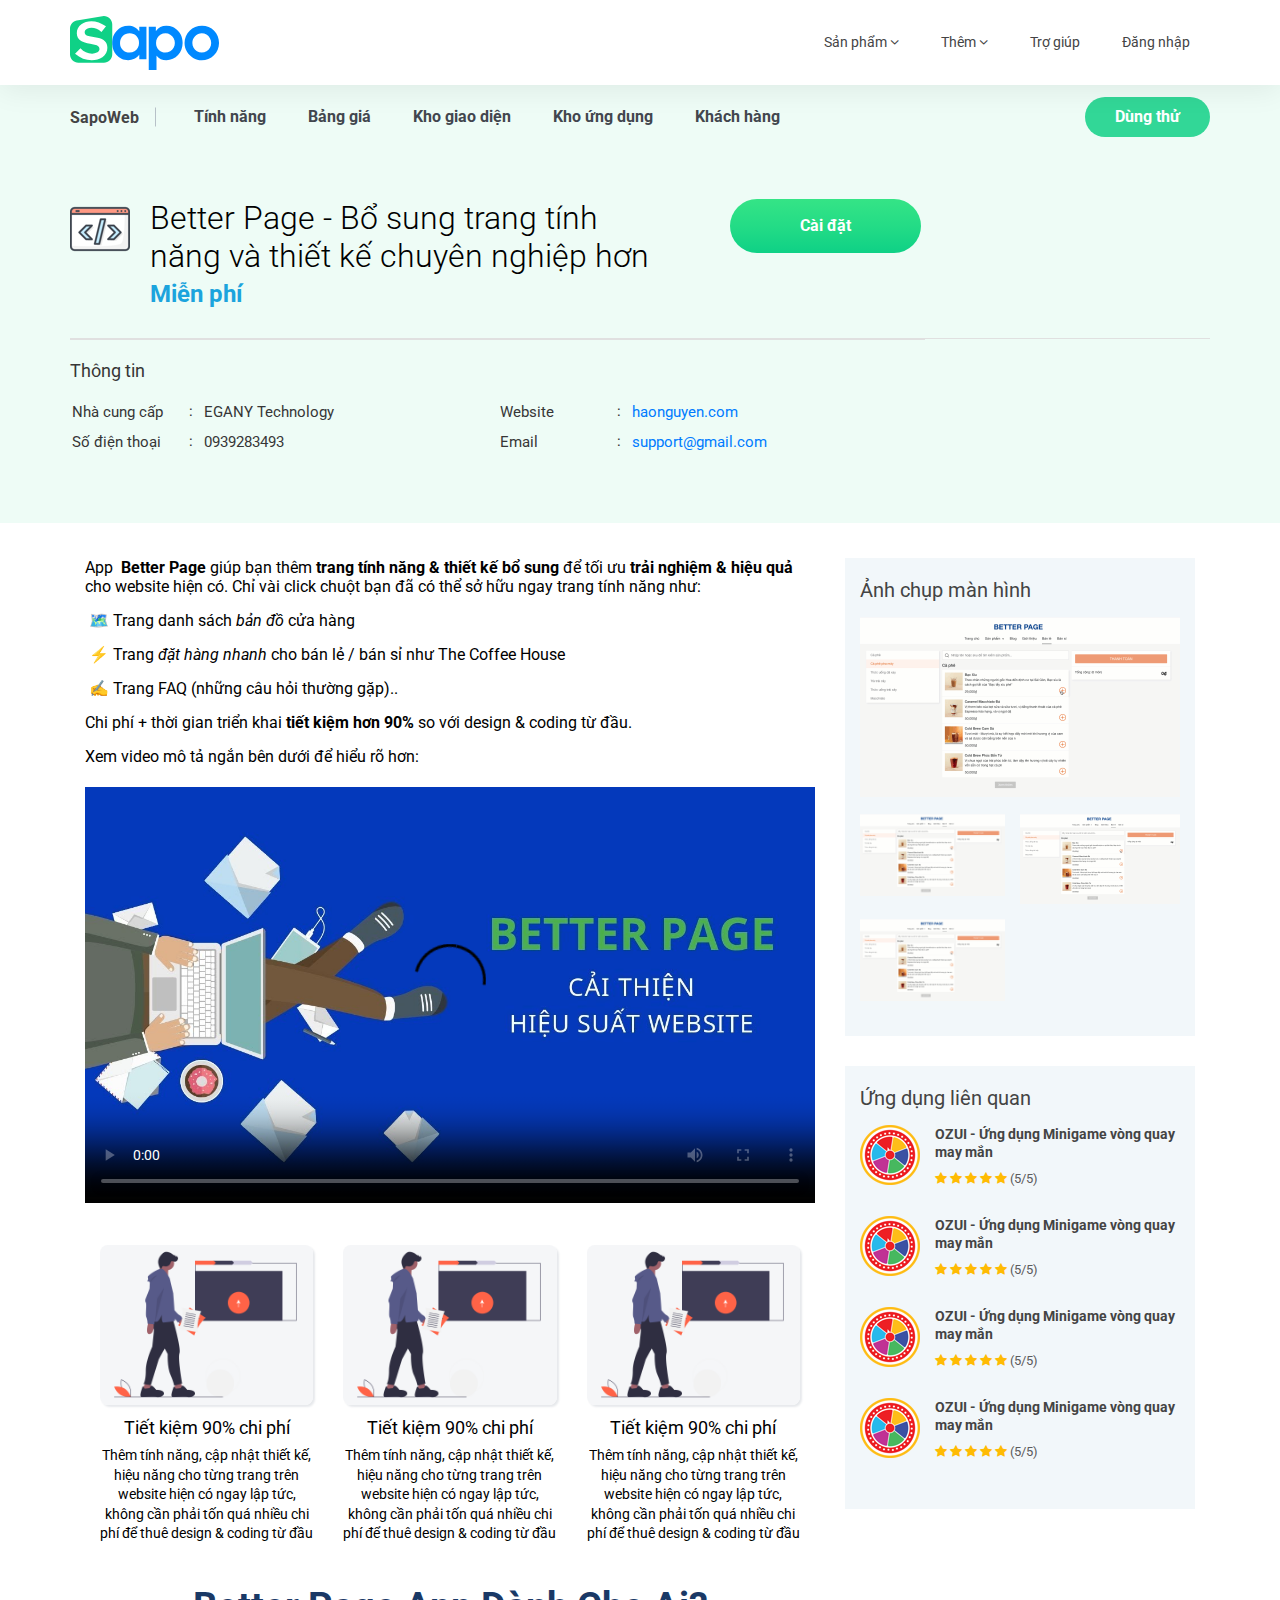
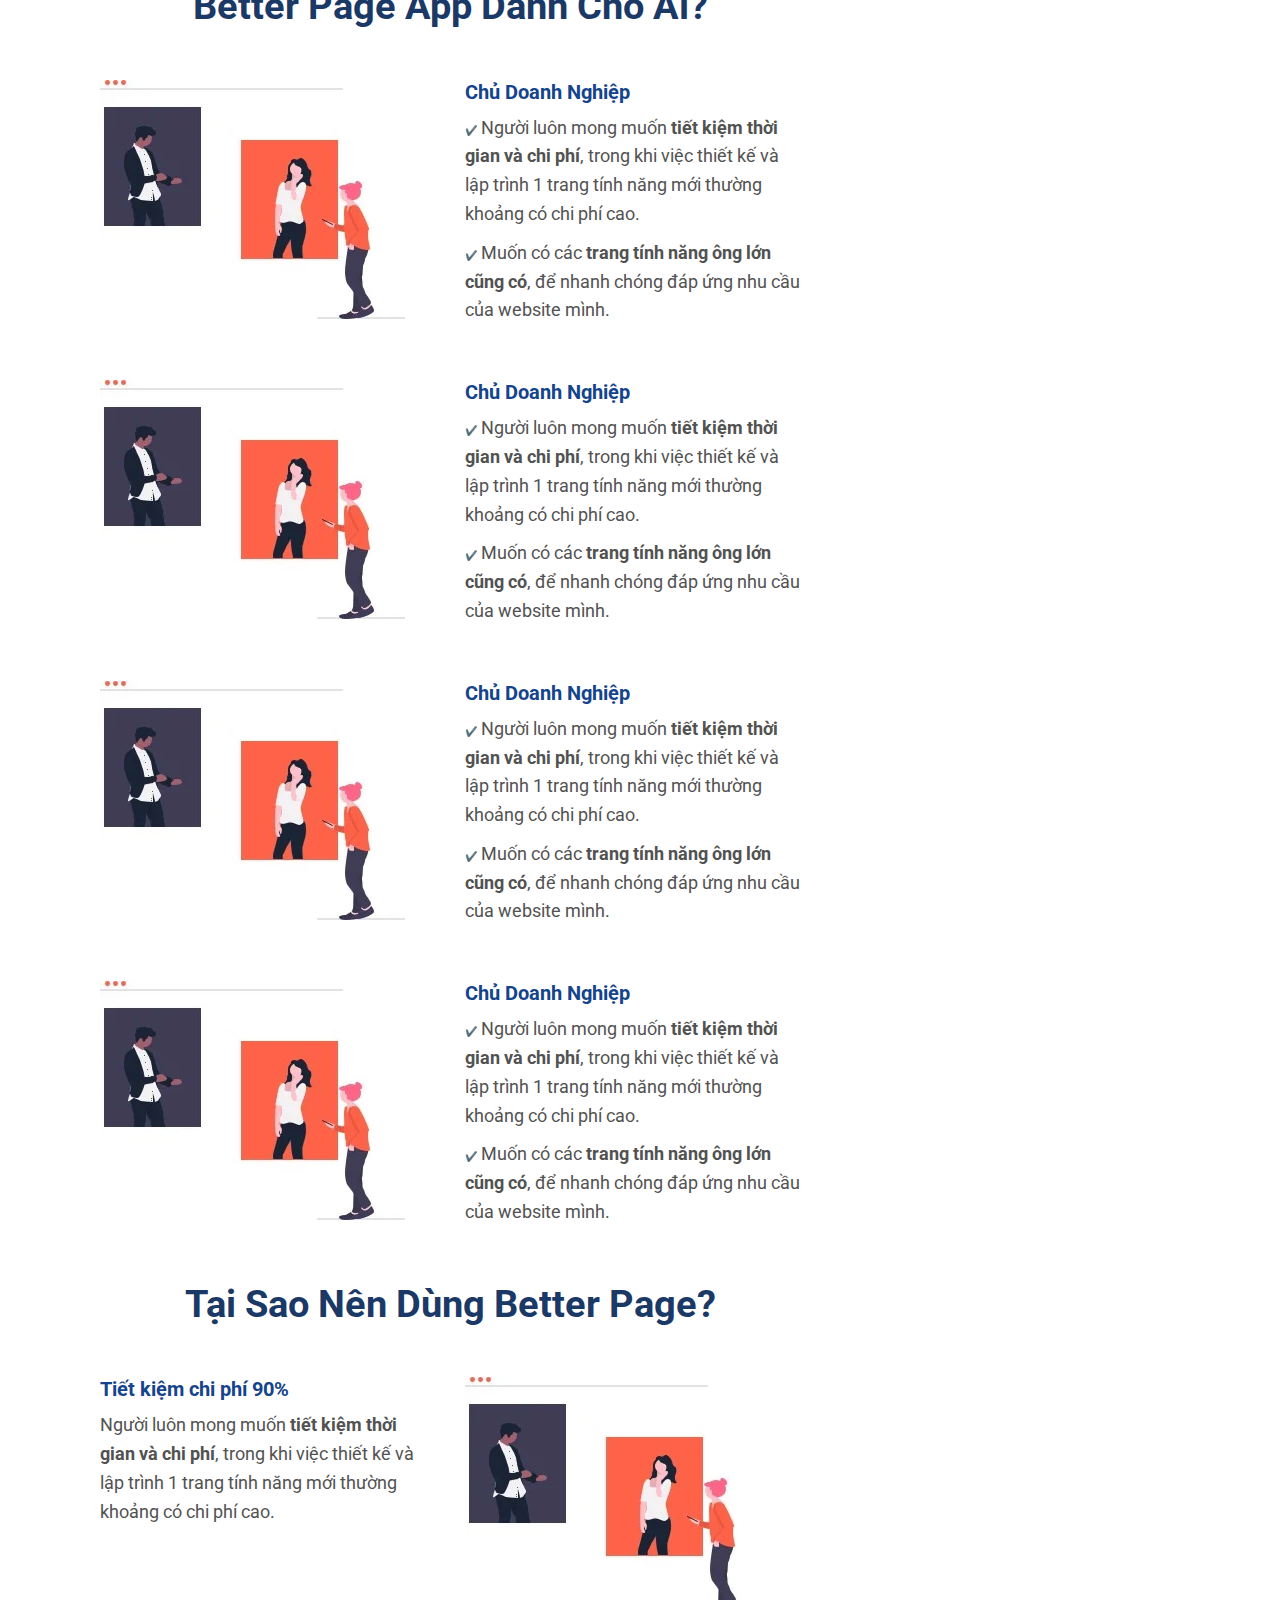
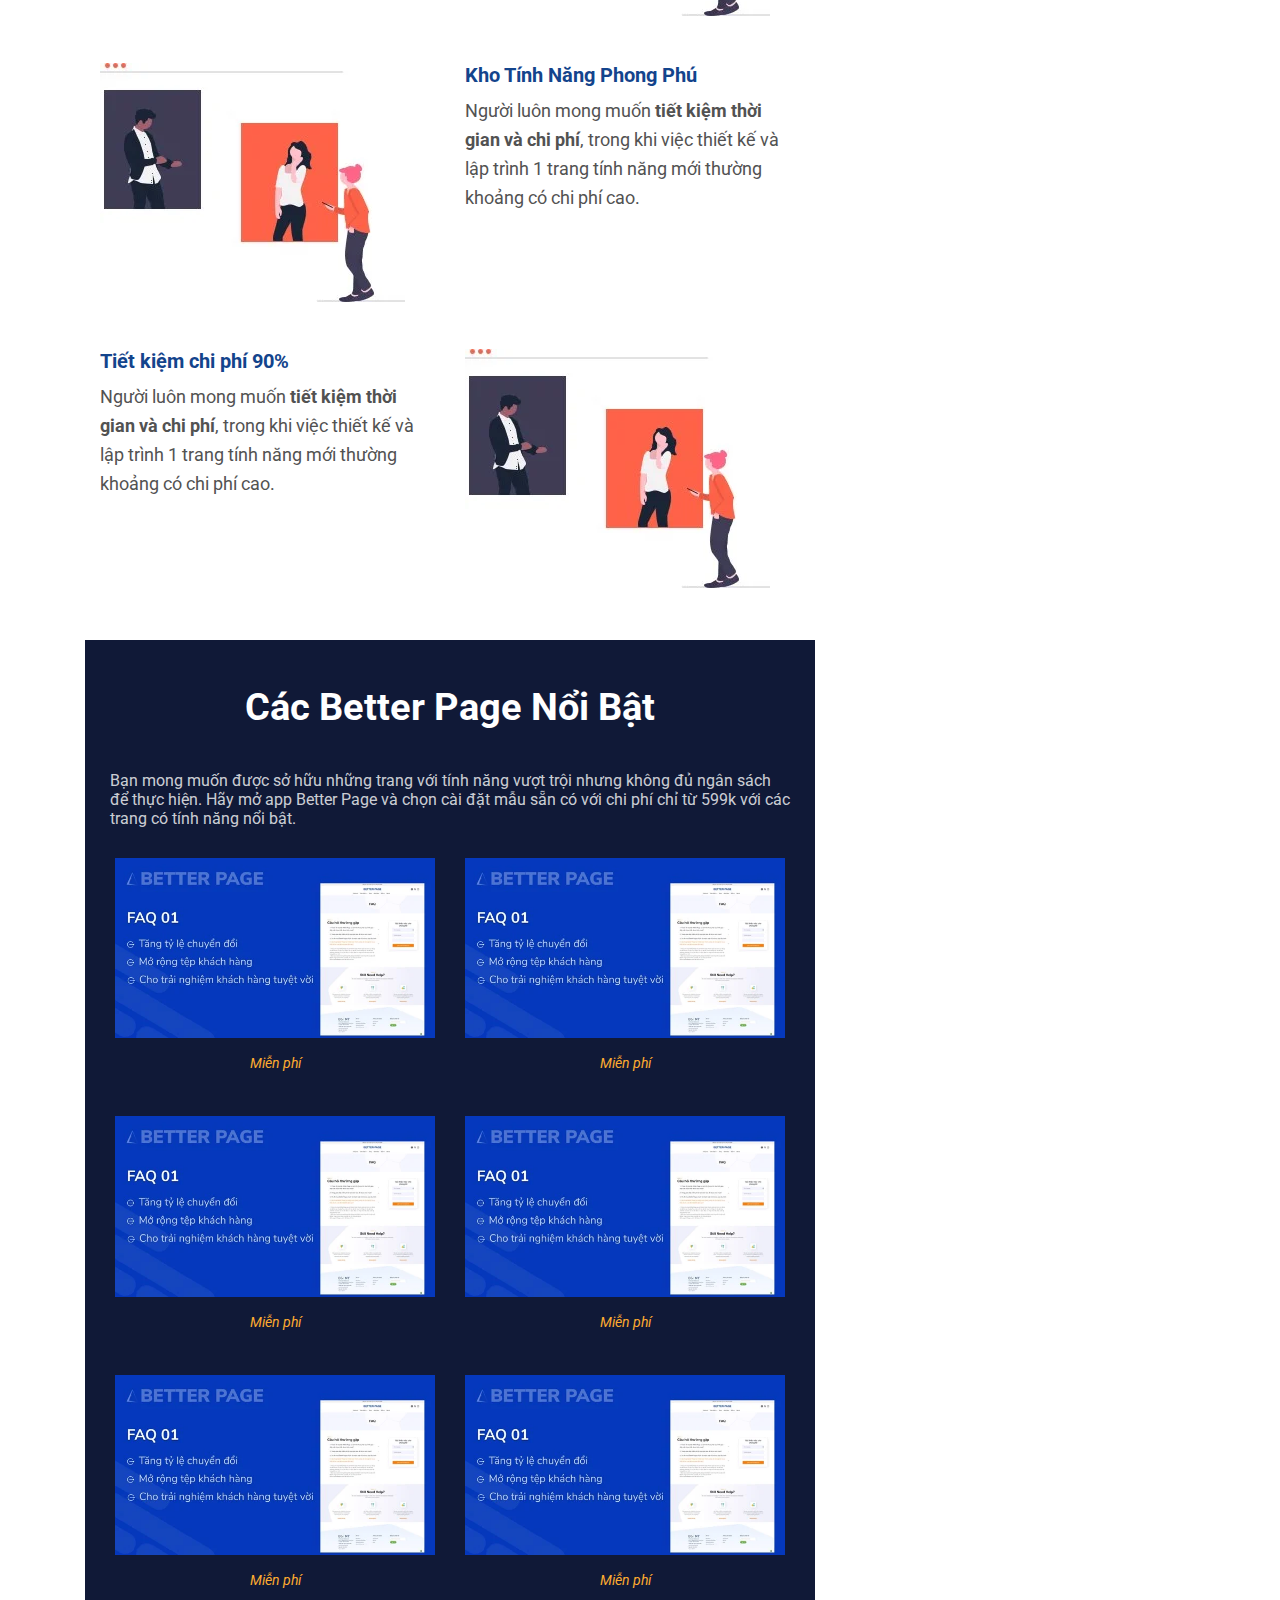
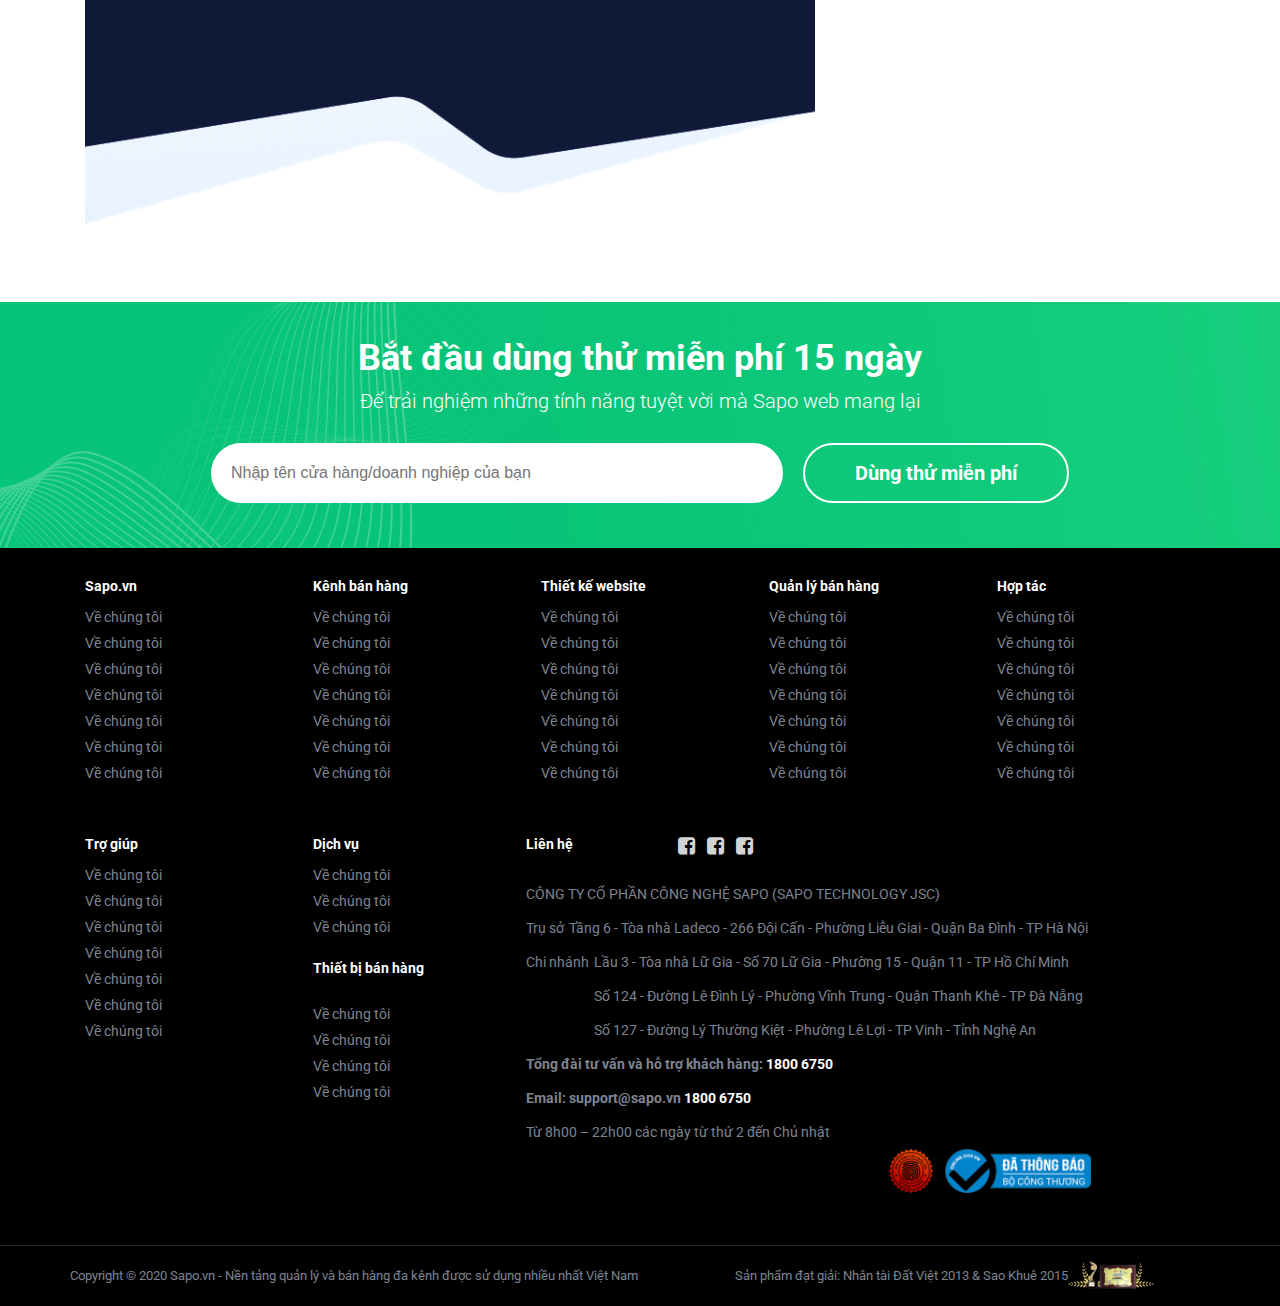
<file: better.html>
<!DOCTYPE html>
<html lang="en">
<head>
    <meta charset="UTF-8">
    <meta name="viewport" content="width=device-width, initial-scale=1.0">
    <link rel="stylesheet" href="assest/css/style.css">
    <link rel="stylesheet" href="assest/css/responsive.css">
    <link rel="stylesheet" href="assest/owlcarousel/assets/owl.carousel.min.css">
    <link rel="stylesheet" href="assest/owlcarousel/assets/owl.theme.default.min.css">
    <link rel="stylesheet" href="assest/dist/jquery.fancybox.min.css">
    <link rel="stylesheet" href="https://maxcdn.bootstrapcdn.com/font-awesome/4.7.0/css/font-awesome.min.css">
    <link href="https://fonts.googleapis.com/css2?family=Roboto:wght@100;300;400;500;700;900&display=swap" rel="stylesheet">
    <title>Document</title>
    <script src="https://code.jquery.com/jquery-3.5.1.min.js"></script>
    <script src="assest/owlcarousel/owl.carousel.min.js"></script>
    <script src="assest/dist/jquery.fancybox.min.js"></script>
</head>
<body>
    <div class="app">
        <!-- Begin Modal -->
        <div class="modal">
            <div class="navbar__mobile">
                <div class="navbar__mobile-heading">
                    <img src="assest/img/Sapo-logo.svg" alt="">
                    <div class="header__menu-button">
                        <div class="btn--animatinon btn--animatinon-black">
                        </div>
                    </div>
                </div>
                <ul class="navbar__mobile-list">
                    <li class="navbar__mobile-item">
                        <a href="" class="navbar__mobile-link">
                            Tính năng
                        </a>
                    </li>
                    <li class="navbar__mobile-item">
                        <a href="" class="navbar__mobile-link">
                            Bảng giá
                        </a>
                    </li>
                    <li class="navbar__mobile-item">
                        <a href="" class="navbar__mobile-link">
                            Kho giao diện
                        </a>
                    </li>
                    <li class="navbar__mobile-item">
                        <a href="" class="navbar__mobile-link">
                            Kho ứng dụng
                        </a>
                    </li>
                    <li class="navbar__mobile-item">
                        <a href="" class="navbar__mobile-link">
                            Khách hàng
                        </a>
                    </li>
                    <li class="navbar__mobile-item">
                        <a href="" class=" navbar__mobile-button">
                            Dùng thử
                        </a>
                    </li>
                </ul>
                <ul class="navbar__mobile-list">
                    <li class="navbar__mobile-item">
                        <a href="" class="navbar__mobile-link">
                            <span>Sản phẩm khác</span>
                            <i class="fa fa-sort-down"></i>
                        </a>
                        <ul class="mobile__submenu-list">
                            <li class="mobile__submenu-item">
                                <a href="" class="mobile__submenu-link">
                                    <strong>Sapo POS</strong>
                                    <span>Phần mềm quản lý bán hàng</span>
                                </a>
                            </li>
                            <li class="mobile__submenu-item">
                                <a href="" class="mobile__submenu-link">
                                    <strong>Sapo POS</strong>
                                    <span>Phần mềm quản lý bán hàng</span>
                                </a>
                            </li>
                            <li class="mobile__submenu-item">
                                <a href="" class="mobile__submenu-link">
                                    <strong>Sapo POS</strong>
                                    <span>Phần mềm quản lý bán hàng</span>
                                </a>
                            </li>
                            <li class="mobile__submenu-item">
                                <a href="" class="mobile__submenu-link">
                                    <strong>Sapo POS</strong>
                                    <span>Phần mềm quản lý bán hàng</span>
                                </a>
                            </li>
                        </ul>
                    </li>
                    <li class="navbar__mobile-item">
                        <a href="" class="navbar__mobile-link">
                            <span>Thêm</span>
                            <i class="fa fa-sort-down"></i>
                        </a>
                        <ul class="mobile__submenu-list">
                            <li class="mobile__submenu-item">
                                <a href="" class="mobile__submenu-link">
                                    <span>Về chúng tồi</span>
                                </a>
                            </li>
                            <li class="mobile__submenu-item">
                                <a href="" class="mobile__submenu-link">
                                    <span>Phần mềm quản lý bán hàng</span>
                                </a>
                            </li>
                            <li class="mobile__submenu-item">
                                <a href="" class="mobile__submenu-link">
                                    <span>Phần mềm quản lý bán hàng</span>
                                </a>
                            </li>
                            <li class="mobile__submenu-item">
                                <a href="" class="mobile__submenu-link">
                                    <span>Phần mềm quản lý bán hàng</span>
                                </a>
                            </li>
                            <li class="mobile__submenu-item">
                                <a href="" class="mobile__submenu-link">
                                    <span>Phần mềm quản lý bán hàng</span>
                                </a>
                            </li>
                            <li class="mobile__submenu-item">
                                <a href="" class="mobile__submenu-link">
                                    <span>Phần mềm quản lý bán hàng</span>
                                </a>
                            </li>
                        </ul>
                    </li>
                    <li class="navbar__mobile-item">
                        <a href="" class="navbar__mobile-link">
                            Trợ giúp
                        </a>
                    </li>
                    <li class="navbar__mobile-item">
                        <a href="" class="navbar__mobile-link">
                            Đăng nhập
                        </a>
                    </li>
                </ul>
            </div>
        </div>
        <!-- Begin Header -->
        <div class="header">
            <div class="container">
                <div class="header__content">
                    <div class="header__logo">
                        <img src="assest/img/Sapo-logo.svg" alt="">
                    </div>
                    <div class="header__menu">
                        <ul class="header__list">
                            <li class="header__item header__item--sudo">
                                <a href="" class="header__link">Sản phẩm
                                    <i class="fa fa-angle-down"></i>
                                </a>
                                <div class="submenu">
                                    <div class="submenu__content">
                                        <ul class="submenu__list">
                                            <li class="submenu__item">
                                                <a href="" class="submenu__link">
                                                    <svg class="icon">
                                                        <use xmlns:xlink="http://www.w3.org/1999/xlink" xlink:href="#icon-sapo-omnichannel"></use>
                                                    </svg>
                                                    <div class="submenu__text">
                                                        <strong>Sapo POS</strong>
                                                        <p>Phần mềm quản lý bán hàng tốt nhất cho cửa hàng &amp; bán online</p>
                                                    </div>
                                                </a>
                                            </li>
                                            <li class="submenu__item">
                                                <a href="" class="submenu__link">
                                                    <svg class="icon">
                                                        <use xmlns:xlink="http://www.w3.org/1999/xlink" xlink:href="#icon-sapo-omnichannel"></use>
                                                    </svg>
                                                    <div class="submenu__text">
                                                        <strong>Sapo POS</strong>
                                                        <p>Phần mềm quản lý bán hàng tốt nhất cho cửa hàng &amp; bán online</p>
                                                    </div>
                                                </a>
                                            </li>
                                            <li class="submenu__item">
                                                <a href="" class="submenu__link">
                                                    <svg class="icon">
                                                        <use xmlns:xlink="http://www.w3.org/1999/xlink" xlink:href="#icon-sapo-omnichannel"></use>
                                                    </svg>
                                                    <div class="submenu__text">
                                                        <strong>Sapo POS</strong>
                                                        <p>Phần mềm quản lý bán hàng tốt nhất cho cửa hàng &amp; bán online</p>
                                                    </div>
                                                </a>
                                            </li>
                                            <li class="submenu__item">
                                                <a href="" class="submenu__link">
                                                    <svg class="icon">
                                                        <use xmlns:xlink="http://www.w3.org/1999/xlink" xlink:href="#icon-sapo-omnichannel"></use>
                                                    </svg>
                                                    <div class="submenu__text">
                                                        <strong>Sapo POS</strong>
                                                        <p>Phần mềm quản lý bán hàng tốt nhất cho cửa hàng &amp; bán online</p>
                                                    </div>
                                                </a>
                                            </li>
                                            <li class="submenu__item">
                                                <a href="" class="submenu__link">
                                                    <svg class="icon">
                                                        <use xmlns:xlink="http://www.w3.org/1999/xlink" xlink:href="#icon-sapo-omnichannel"></use>
                                                    </svg>
                                                    <div class="submenu__text">
                                                        <strong>Sapo POS</strong>
                                                        <p>Phần mềm quản lý bán hàng tốt nhất cho cửa hàng &amp; bán online</p>
                                                    </div>
                                                </a>
                                            </li>
                                            <li class="submenu__item">
                                                <a href="" class="submenu__link">
                                                    <svg class="icon">
                                                        <use xmlns:xlink="http://www.w3.org/1999/xlink" xlink:href="#icon-sapo-omnichannel"></use>
                                                    </svg>
                                                    <div class="submenu__text">
                                                        <strong>Sapo POS</strong>
                                                        <p>Phần mềm quản lý bán hàng tốt nhất cho cửa hàng &amp; bán online</p>
                                                    </div>
                                                </a>
                                            </li>
                                        </ul>
                                    </div>
                                </div>
                            </li>
                            <li class="header__item header__item--sudo header__sudo">
                                <a href="" class="header__link ">Thêm
                                    <i class="fa fa-angle-down"></i>
                                </a>
                                <div class="dropdown">
                                    <ul class="dropdown__list">
                                        <li class="dropdown__item">
                                            <a href="" class="dropdown__link">
                                                Về chúng tôi
                                            </a>
                                        </li>
                                        <li class="dropdown__item">
                                            <a href="" class="dropdown__link">
                                                Về chúng tôi
                                            </a>
                                        </li>
                                        <li class="dropdown__item">
                                            <a href="" class="dropdown__link">
                                                Về chúng tôi
                                                <span class="badge">New</span>
                                            </a>
                                        </li>
                                        <li class="dropdown__item">
                                            <a href="" class="dropdown__link">
                                                Về chúng tôi
                                            </a>
                                        </li>
                                        <li class="dropdown__item">
                                            <a href="" class="dropdown__link">
                                                Về chúng tôi

                                            </a>
                                        </li>
                                        <li class="dropdown__item">
                                            <a href="" class="dropdown__link">
                                                Về chúng tôi
                                            </a>
                                        </li>
                                    </ul>
                                </div>
                            </li>
                            <li class="header__item ">
                                <a href="" class="header__link">Trợ giúp</a>
                            </li>
                            <li class="header__item">
                                <a href="" class="header__link">Đăng nhập</a>
                            </li>
                        </ul>
                    </div>
                    <div class="header__button">
                        <i class="fa fa-bars"></i>
                    </div>
                </div>
            </div>
        </div>
        <!-- Begin Banner -->
        <div class="banner-wrapper banner-wrapper--none">
            <div class="container">
                <div class="banner__navbar">
                    <div class="banner__logo">
                        <span>SapoWeb</span>
                        <a href="./sapo.html">
                            <img src="assest/img/SapoWeb-logo.svg" alt="">
                        </a>
                    </div>
                    <div class="banner__menu">
                        <ul class="banner__list">
                            <li class="banner__item">
                                <a href="/recruitment.html" class="banner__link">
                                    Tính năng
                                </a>
                            </li>
                            <li class="banner__item">
                                <a href="/price.html" class="banner__link">
                                    Bảng giá
                                </a>
                            </li>
                            <li class="banner__item">
                                <a href="/theme.html" class="banner__link">
                                    Kho giao diện
                                </a>
                            </li>
                            <li class="banner__item">
                                <a href="/app.html" class="banner__link">
                                    Kho ứng dụng
                                </a>
                            </li>
                            <li class="banner__item">
                                <a href="./better.html" class="banner__link">
                                    Khách hàng
                                </a>
                            </li>
                        </ul>
                        <div class="btn btn--banner">
                            Dùng thử
                        </div>
                    </div>
                </div>
            </div>
            <div class="container">
                <div class="banner__heading">
                    <div class="banner__heading-icon">
                        <img src="assest/img/banner__icon.jpg" alt="">
                    </div>
                    <div class="banner__heading-title">
                        <h1>Better Page - Bổ sung trang tính năng và thiết kế chuyên nghiệp hơn</h1>
                        <span>Miễn phí</span>
                    </div>
                    <div class="banner__heading-button">
                        <a href="" class="btn btn--setting">
                            Cài đặt
                        </a>
                    </div>
                </div>
                <div class="banner__info">
                    <b class="banner__info-title">
                        Thông tin
                    </b>
                    <div class="banner__info-content">
                        <div class="banner__info-left">
                            <table>
                                <tbody>
                                    <tr> 
                                        <td>Nhà cung cấp</td>
                                        <td class="before">EGANY Technology</td>
                                    </tr>
                                    <tr> 
                                        <td>Số điện thoại</td>
                                        <td class="before">0939283493</td>
                                    </tr>
                                </tbody>
                            </table>
                        </div>
                        <div class="banner__info-right">
                            <table>
                                <tbody>
                                    <tr> 
                                        <td>Website</td>
                                        <td class="before"><a href="">haonguyen.com</a></td>
                                    </tr>
                                    <tr> 
                                        <td>Email</td>
                                        <td class="before"><a href="">support@gmail.com</a></td>
                                    </tr>
                                </tbody>
                            </table>
                        </div>
                    </div>
                </div>
            </div>
        </div>
        <div class="content-wrapper">
            <div class="container">
                <div class="content">
                    <div class="content__left">
                        <div class="content__left-heading">
                            <p>
                                <span>App&nbsp;</span>
                                <strong>Better Page</strong>
                                <span>giúp bạn thêm</span>
                                <strong>trang tính năng & thiết kế bổ sung</strong>
                                <span>để tối ưu</span>
                                <strong> trải nghiệm & hiệu quả</strong>
                                <span>cho website hiện có. Chỉ vài click chuột bạn đã có thể sở hữu ngay trang tính năng như: </span>
                            </p>
                            <p>&nbsp;🗺️ Trang danh sách <em>bản đồ</em> cửa hàng</p>
                            <p>&nbsp;⚡&nbsp;Trang <em>đặt hàng nhanh</em> cho bán lẻ / bán sỉ như The Coffee House</p>
                            <p>&nbsp;✍️ Trang FAQ (những câu hỏi thường gặp)<span>.. </span></p>
                            <p><span>Chi phí + thời gian triển khai <strong>tiết kiệm hơn 90% </strong>so với design &amp; coding từ đầu.</span></p>
                            <p>Xem video mô tả ngắn bên dưới để hiểu rõ hơn:</p>
                        </div>
                        <div class="content__left-video">
                            <video width="500px" height="500px" controls="controls" poster="assest/img/maxresdefault.jpg"  >
                                <source src="https://www.youtube.com/watch?v=Z2W-WAxa9BI" type="video/mp4"> />
                            </video>
                        </div>
                        <div class="content__left-list">
                            <div class="content__left-item">
                                <img src="assest/img/content.webp" alt="">
                                <h4>Tiết kiệm 90% chi phí</h4>
                                <p>
                                    Thêm tính năng, cập nhật thiết kế, hiệu năng 
                                    cho từng trang trên website hiện có 
                                    ngay lập tức, không cần phải tốn quá nhiều 
                                    chi phí để thuê design & coding từ đầu
                                </p>
                            </div>
                            <div class="content__left-item">
                                <img src="assest/img/content.webp" alt="">
                                <h4>Tiết kiệm 90% chi phí</h4>
                                <p>
                                    Thêm tính năng, cập nhật thiết kế, hiệu năng 
                                    cho từng trang trên website hiện có 
                                    ngay lập tức, không cần phải tốn quá nhiều 
                                    chi phí để thuê design & coding từ đầu
                                </p>
                            </div>
                            <div class="content__left-item">
                                <img src="assest/img/content.webp" alt="">
                                <h4>Tiết kiệm 90% chi phí</h4>
                                <p>
                                    Thêm tính năng, cập nhật thiết kế, hiệu năng 
                                    cho từng trang trên website hiện có 
                                    ngay lập tức, không cần phải tốn quá nhiều 
                                    chi phí để thuê design & coding từ đầu
                                </p>
                            </div>
                        </div>
                        <div class="content__left-page">
                            <h2 class="content__page-title">
                                Better Page App Dành Cho Ai?
                            </h2>
                            <div class="content__page-item">
                                <div class="content__page-left">
                                    <img src="assest/img/salepage_chu_doanh_nghiep_7f10fbde66724191abdb6988ebcf4d89_grande.webp" alt="">
                                </div>
                                <div class="content__page-right">
                                    <h4>
                                        Chủ Doanh Nghiệp
                                    </h4>
                                    <p>
                                        <span>✔️</span>
                                        Người luôn mong muốn <strong>tiết kiệm thời gian và chi phí</strong>, 
                                        trong khi việc thiết kế và lập trình 1 
                                        trang tính năng mới thường khoảng có chi phí cao.
                                    </p>
                                    <p>
                                        <span>✔️</span>
                                        Muốn có các  <strong>trang tính năng ông lớn cũng có</strong>, 
                                        để nhanh chóng đáp ứng nhu cầu của website mình.
                                    </p>
                                </div>
                            </div>
                            <div class="content__page-item">
                                <div class="content__page-left">
                                    <img src="assest/img/salepage_chu_doanh_nghiep_7f10fbde66724191abdb6988ebcf4d89_grande.webp" alt="">
                                </div>
                                <div class="content__page-right">
                                    <h4>
                                        Chủ Doanh Nghiệp
                                    </h4>
                                    <p>
                                        <span>✔️</span>
                                        Người luôn mong muốn <strong>tiết kiệm thời gian và chi phí</strong>, 
                                        trong khi việc thiết kế và lập trình 1 
                                        trang tính năng mới thường khoảng có chi phí cao.
                                    </p>
                                    <p>
                                        <span>✔️</span>
                                        Muốn có các  <strong>trang tính năng ông lớn cũng có</strong>, 
                                        để nhanh chóng đáp ứng nhu cầu của website mình.
                                    </p>
                                </div>
                            </div>
                            <div class="content__page-item">
                                <div class="content__page-left">
                                    <img src="assest/img/salepage_chu_doanh_nghiep_7f10fbde66724191abdb6988ebcf4d89_grande.webp" alt="">
                                </div>
                                <div class="content__page-right">
                                    <h4>
                                        Chủ Doanh Nghiệp
                                    </h4>
                                    <p>
                                        <span>✔️</span>
                                        Người luôn mong muốn <strong>tiết kiệm thời gian và chi phí</strong>, 
                                        trong khi việc thiết kế và lập trình 1 
                                        trang tính năng mới thường khoảng có chi phí cao.
                                    </p>
                                    <p>
                                        <span>✔️</span>
                                        Muốn có các  <strong>trang tính năng ông lớn cũng có</strong>, 
                                        để nhanh chóng đáp ứng nhu cầu của website mình.
                                    </p>
                                </div>
                            </div>
                            <div class="content__page-item">
                                <div class="content__page-left">
                                    <img src="assest/img/salepage_chu_doanh_nghiep_7f10fbde66724191abdb6988ebcf4d89_grande.webp" alt="">
                                </div>
                                <div class="content__page-right">
                                    <h4>
                                        Chủ Doanh Nghiệp
                                    </h4>
                                    <p>
                                        <span>✔️</span>
                                        Người luôn mong muốn <strong>tiết kiệm thời gian và chi phí</strong>, 
                                        trong khi việc thiết kế và lập trình 1 
                                        trang tính năng mới thường khoảng có chi phí cao.
                                    </p>
                                    <p>
                                        <span>✔️</span>
                                        Muốn có các  <strong>trang tính năng ông lớn cũng có</strong>, 
                                        để nhanh chóng đáp ứng nhu cầu của website mình.
                                    </p>
                                </div>
                            </div>
                            <h2 class="content__page-title">
                                Tại Sao Nên Dùng Better Page?
                            </h2>
                            <div class="content__page-item">
                                <div class="content__page-right">
                                    <h4>
                                        Tiết kiệm chi phí 90%
                                    </h4>
                                    <p>
                    
                                        Người luôn mong muốn <strong>tiết kiệm thời gian và chi phí</strong>, 
                                        trong khi việc thiết kế và lập trình 1 
                                        trang tính năng mới thường khoảng có chi phí cao.
                                    </p>
                                </div>
                                <div class="content__page-left">
                                    <img src="assest/img/salepage_chu_doanh_nghiep_7f10fbde66724191abdb6988ebcf4d89_grande.webp" alt="">
                                </div>
                            </div>
                            <div class="content__page-item">
                                <div class="content__page-left">
                                    <img src="assest/img/salepage_chu_doanh_nghiep_7f10fbde66724191abdb6988ebcf4d89_grande.webp" alt="">
                                </div>
                                <div class="content__page-right">
                                    <h4>
                                        Kho Tính Năng Phong Phú
                                    </h4>
                                    <p>
                                        Người luôn mong muốn <strong>tiết kiệm thời gian và chi phí</strong>, 
                                        trong khi việc thiết kế và lập trình 1 
                                        trang tính năng mới thường khoảng có chi phí cao.
                                    </p>
                                </div>
                            </div>
                            <div class="content__page-item">
                                <div class="content__page-right">
                                    <h4>
                                        Tiết kiệm chi phí 90%
                                    </h4>
                                    <p>
                    
                                        Người luôn mong muốn <strong>tiết kiệm thời gian và chi phí</strong>, 
                                        trong khi việc thiết kế và lập trình 1 
                                        trang tính năng mới thường khoảng có chi phí cao.
                                    </p>
                                </div>
                                <div class="content__page-left">
                                    <img src="assest/img/salepage_chu_doanh_nghiep_7f10fbde66724191abdb6988ebcf4d89_grande.webp" alt="">
                                </div>
                            </div>

                        </div>
                        <div class="page__hot">
                            <div class="page__hot-heading">
                                <h2 class="page__hot-title">
                                    Các Better Page Nổi Bật
                                </h2>
                                <p class="page__hot-describle">
                                    Bạn mong muốn được sở hữu những trang với tính năng vượt trội 
                                    nhưng không đủ ngân sách để thực hiện. Hãy mở app Better 
                                    Page và chọn cài đặt mẫu sẵn có
                                    với chi phí chỉ từ 599k với các trang có tính năng nổi bật.
                                </p>
                            </div>
                            <div class="page__hot-content">
                                <div class="page__hot-item-wrapper">
                                    <div class="page__hot-item">
                                        <img src="assest/img/faq_01_c953474aebc74842a70df52d0bba1e89_grande.webp" alt="">
                                        <p>Miễn phí</p>
                                    </div>
                                </div>
                                <div class="page__hot-item-wrapper">
                                    <div class="page__hot-item">
                                        <img src="assest/img/faq_01_c953474aebc74842a70df52d0bba1e89_grande.webp" alt="">
                                        <p>Miễn phí</p>
                                    </div>
                                </div>
                                <div class="page__hot-item-wrapper">
                                    <div class="page__hot-item">
                                        <img src="assest/img/faq_01_c953474aebc74842a70df52d0bba1e89_grande.webp" alt="">
                                        <p>Miễn phí</p>
                                    </div>
                                </div>
                                <div class="page__hot-item-wrapper">
                                    <div class="page__hot-item">
                                        <img src="assest/img/faq_01_c953474aebc74842a70df52d0bba1e89_grande.webp" alt="">
                                        <p>Miễn phí</p>
                                    </div>
                                </div>
                                <div class="page__hot-item-wrapper">
                                    <div class="page__hot-item">
                                        <img src="assest/img/faq_01_c953474aebc74842a70df52d0bba1e89_grande.webp" alt="">
                                        <p>Miễn phí</p>
                                    </div>
                                </div>
                                <div class="page__hot-item-wrapper">
                                    <div class="page__hot-item">
                                        <img src="assest/img/faq_01_c953474aebc74842a70df52d0bba1e89_grande.webp" alt="">
                                        <p>Miễn phí</p>
                                    </div>
                                </div>
                            </div>
                        </div>
                        <div class="page__hot-bottom">
                            <img src="assest/img/salepage_background_footer_6f07610fa88f4a4795d441340770e7c8.webp" alt="">
                        </div>
                    </div>
                    <div class="content__right">
                        <div class="content__right-item">
                            <h3>Ảnh chụp màn hình</h3>
                            <div class="content__right-img   fancybox__content">
                                <div class="content__img-1 " data-fancybox="gallery">
                                    <img src="assest/img/conetnt.gif" alt="">
                                </div>
                                <div class="content__img-2 " data-fancybox="gallery">
                                    <img src="assest/img/conetnt.gif" alt="">
                                </div>
                                <div class="content__img-2  content__img-2--none" data-fancybox="gallery">
                                    <img src="assest/img/conetnt.gif" alt="">
                                </div>
                                <div class="content__img-2 " data-fancybox="gallery">
                                    <img src="assest/img/conetnt.gif" alt="">
                                </div>
                            </div>
                        </div>
                        <div class="content__right-item">
                            <h3>Ứng dụng liên quan</h3>
                            <ul class="content__list">
                                <li class="content__item">
                                    <div class="content__item-img">
                                        <a href="">
                                            <img src="assest/img/social.jpg" alt="">
                                        </a>
                                    </div>
                                    <div class="content__item-title">
                                        <a href="">
                                            OZUI - Ứng dụng Minigame vòng quay may mắn
                                        </a>
                                        <span>
                                            <i class="fa fa-star" aria-hidden="true"></i>
                                            <i class="fa fa-star" aria-hidden="true"></i>
                                            <i class="fa fa-star" aria-hidden="true"></i>
                                            <i class="fa fa-star" aria-hidden="true"></i>
                                            <i class="fa fa-star" aria-hidden="true"></i>
                                            (5/5)
                                        </span>
                                    </div>
                                </li>
                                <li class="content__item">
                                    <div class="content__item-img">
                                        <a href="">
                                            <img src="assest/img/social.jpg" alt="">
                                        </a>
                                    </div>
                                    <div class="content__item-title">
                                        <a href="">
                                            OZUI - Ứng dụng Minigame vòng quay may mắn
                                        </a>
                                        <span>
                                            <i class="fa fa-star" aria-hidden="true"></i>
                                            <i class="fa fa-star" aria-hidden="true"></i>
                                            <i class="fa fa-star" aria-hidden="true"></i>
                                            <i class="fa fa-star" aria-hidden="true"></i>
                                            <i class="fa fa-star" aria-hidden="true"></i>
                                            (5/5)
                                        </span>
                                    </div>
                                </li>
                                <li class="content__item">
                                    <div class="content__item-img">
                                        <a href="">
                                            <img src="assest/img/social.jpg" alt="">
                                        </a>
                                    </div>
                                    <div class="content__item-title">
                                        <a href="">
                                            OZUI - Ứng dụng Minigame vòng quay may mắn
                                        </a>
                                        <span>
                                            <i class="fa fa-star" aria-hidden="true"></i>
                                            <i class="fa fa-star" aria-hidden="true"></i>
                                            <i class="fa fa-star" aria-hidden="true"></i>
                                            <i class="fa fa-star" aria-hidden="true"></i>
                                            <i class="fa fa-star" aria-hidden="true"></i>
                                            (5/5)
                                        </span>
                                    </div>
                                </li>
                                <li class="content__item">
                                    <div class="content__item-img">
                                        <a href="">
                                            <img src="assest/img/social.jpg" alt="">
                                        </a>
                                    </div>
                                    <div class="content__item-title">
                                        <a href="">
                                            OZUI - Ứng dụng Minigame vòng quay may mắn
                                        </a>
                                        <span>
                                            <i class="fa fa-star" aria-hidden="true"></i>
                                            <i class="fa fa-star" aria-hidden="true"></i>
                                            <i class="fa fa-star" aria-hidden="true"></i>
                                            <i class="fa fa-star" aria-hidden="true"></i>
                                            <i class="fa fa-star" aria-hidden="true"></i>
                                            (5/5)
                                        </span>
                                    </div>
                                </li>
                            </ul>
                        </div>
                    </div>
                </div>
            </div>
        </div>
        <!-- Begin Footer Form -->
        <div class="footer-form">
            <div class="form form--width">
                <div class="form__heading">
                    <h3 class="form__title">
                        Bắt đầu dùng thử miễn phí 15 ngày
                    </h3>
                    <p class="form__describle">
                        Để trải nghiệm những tính năng tuyệt vời mà Sapo web mang lại
                    </p>
                </div>
                <div class="form__content">
                    <input placeholder="Nhập tên cửa hàng/doanh nghiệp của bạn" type="text" class="form__input">
                    <a href="" class="btn btn--register">
                        Dùng thử miễn phí
                    </a>
                </div>
            </div>
        </div>
        <!-- Begin Footer -->
        <div class="footer-wrapper footer-wrapper--padding">
            <div class="form-wrapper">
                <div class="container">
                    
                    <div class="footer__content ">
                        <div class="footer__item">
                            <ul class="footer-list">
                                <li class="footer-item">
                                    <span>Sapo.vn</span>
                                </li>
                                <li class="footer-item">
                                    <a href="" class="footer-link">
                                        Về chúng tôi
                                    </a>
                                </li>
                                <li class="footer-item">
                                    <a href="" class="footer-link">
                                        Về chúng tôi
                                    </a>
                                </li>
                                <li class="footer-item">
                                    <a href="" class="footer-link">
                                        Về chúng tôi
                                    </a>
                                </li>
                                <li class="footer-item">
                                    <a href="" class="footer-link">
                                        Về chúng tôi
                                    </a>
                                </li>
                                <li class="footer-item">
                                    <a href="" class="footer-link">
                                        Về chúng tôi
                                    </a>
                                </li>
                                <li class="footer-item">
                                    <a href="" class="footer-link">
                                        Về chúng tôi
                                    </a>
                                </li>
                                <li class="footer-item">
                                    <a href="" class="footer-link">
                                        Về chúng tôi
                                    </a>
                                </li>
                            </ul>
                        </div>
                        <div class="footer__item">
                            <ul class="footer-list">
                                <li class="footer-item">
                                    <span>Kênh bán hàng</span>
                                </li>
                                <li class="footer-item">
                                    <a href="" class="footer-link">
                                        Về chúng tôi
                                    </a>
                                </li>
                                <li class="footer-item">
                                    <a href="" class="footer-link">
                                        Về chúng tôi
                                    </a>
                                </li>
                                <li class="footer-item">
                                    <a href="" class="footer-link">
                                        Về chúng tôi
                                    </a>
                                </li>
                                <li class="footer-item">
                                    <a href="" class="footer-link">
                                        Về chúng tôi
                                    </a>
                                </li>
                                <li class="footer-item">
                                    <a href="" class="footer-link">
                                        Về chúng tôi
                                    </a>
                                </li>
                                <li class="footer-item">
                                    <a href="" class="footer-link">
                                        Về chúng tôi
                                    </a>
                                </li>
                                <li class="footer-item">
                                    <a href="" class="footer-link">
                                        Về chúng tôi
                                    </a>
                                </li>
                            </ul>
                        </div>
                        <div class="footer__item">
                            <ul class="footer-list">
                                <li class="footer-item">
                                    <span>Thiết kế website</span>
                                </li>
                                <li class="footer-item">
                                    <a href="" class="footer-link">
                                        Về chúng tôi
                                    </a>
                                </li>
                                <li class="footer-item">
                                    <a href="" class="footer-link">
                                        Về chúng tôi
                                    </a>
                                </li>
                                <li class="footer-item">
                                    <a href="" class="footer-link">
                                        Về chúng tôi
                                    </a>
                                </li>
                                <li class="footer-item">
                                    <a href="" class="footer-link">
                                        Về chúng tôi
                                    </a>
                                </li>
                                <li class="footer-item">
                                    <a href="" class="footer-link">
                                        Về chúng tôi
                                    </a>
                                </li>
                                <li class="footer-item">
                                    <a href="" class="footer-link">
                                        Về chúng tôi
                                    </a>
                                </li>
                                <li class="footer-item">
                                    <a href="" class="footer-link">
                                        Về chúng tôi
                                    </a>
                                </li>
                            </ul>
                        </div>
                        <div class="footer__item">
                            <ul class="footer-list">
                                <li class="footer-item">
                                    <span>Quản lý bán hàng</span>
                                </li>
                                <li class="footer-item">
                                    <a href="" class="footer-link">
                                        Về chúng tôi
                                    </a>
                                </li>
                                <li class="footer-item">
                                    <a href="" class="footer-link">
                                        Về chúng tôi
                                    </a>
                                </li>
                                <li class="footer-item">
                                    <a href="" class="footer-link">
                                        Về chúng tôi
                                    </a>
                                </li>
                                <li class="footer-item">
                                    <a href="" class="footer-link">
                                        Về chúng tôi
                                    </a>
                                </li>
                                <li class="footer-item">
                                    <a href="" class="footer-link">
                                        Về chúng tôi
                                    </a>
                                </li>
                                <li class="footer-item">
                                    <a href="" class="footer-link">
                                        Về chúng tôi
                                    </a>
                                </li>
                                <li class="footer-item">
                                    <a href="" class="footer-link">
                                        Về chúng tôi
                                    </a>
                                </li>
                            </ul>
                        </div>
                        <div class="footer__item">
                            <ul class="footer-list">
                                <li class="footer-item">
                                    <span>Hợp tác</span>
                                </li>
                                <li class="footer-item">
                                    <a href="" class="footer-link">
                                        Về chúng tôi
                                    </a>
                                </li>
                                <li class="footer-item">
                                    <a href="" class="footer-link">
                                        Về chúng tôi
                                    </a>
                                </li>
                                <li class="footer-item">
                                    <a href="" class="footer-link">
                                        Về chúng tôi
                                    </a>
                                </li>
                                <li class="footer-item">
                                    <a href="" class="footer-link">
                                        Về chúng tôi
                                    </a>
                                </li>
                                <li class="footer-item">
                                    <a href="" class="footer-link">
                                        Về chúng tôi
                                    </a>
                                </li>
                                <li class="footer-item">
                                    <a href="" class="footer-link">
                                        Về chúng tôi
                                    </a>
                                </li>
                                <li class="footer-item">
                                    <a href="" class="footer-link">
                                        Về chúng tôi
                                    </a>
                                </li>
                            </ul>
                        </div>
                        <div class="footer__item">
                            <ul class="footer-list">
                                <li class="footer-item">
                                    <span>Trợ giúp</span>
                                </li>
                                <li class="footer-item">
                                    <a href="" class="footer-link">
                                        Về chúng tôi
                                    </a>
                                </li>
                                <li class="footer-item">
                                    <a href="" class="footer-link">
                                        Về chúng tôi
                                    </a>
                                </li>
                                <li class="footer-item">
                                    <a href="" class="footer-link">
                                        Về chúng tôi
                                    </a>
                                </li>
                                <li class="footer-item">
                                    <a href="" class="footer-link">
                                        Về chúng tôi
                                    </a>
                                </li>
                                <li class="footer-item">
                                    <a href="" class="footer-link">
                                        Về chúng tôi
                                    </a>
                                </li>
                                <li class="footer-item">
                                    <a href="" class="footer-link">
                                        Về chúng tôi
                                    </a>
                                </li>
                                <li class="footer-item">
                                    <a href="" class="footer-link">
                                        Về chúng tôi
                                    </a>
                                </li>
                            </ul>
                        </div>
                        <div class="footer__item">
                            <ul class="footer-list">
                                <li class="footer-item">
                                    <span>Dịch vụ</span>
                                </li>
                                <li class="footer-item">
                                    <a href="" class="footer-link">
                                        Về chúng tôi
                                    </a>
                                </li>
                                <li class="footer-item">
                                    <a href="" class="footer-link">
                                        Về chúng tôi
                                    </a>
                                </li>
                                <li class="footer-item">
                                    <a href="" class="footer-link">
                                        Về chúng tôi
                                    </a>
                                </li>
                                <li class="footer-item footer-item--title">
                                    <span>Thiết bị bán hàng</span>
                                </li>
                                <li class="footer-item">
                                    <a href="" class="footer-link">
                                        Về chúng tôi
                                    </a>
                                </li>
                                <li class="footer-item">
                                    <a href="" class="footer-link">
                                        Về chúng tôi
                                    </a>
                                </li>
                                <li class="footer-item">
                                    <a href="" class="footer-link">
                                        Về chúng tôi
                                    </a>
                                </li>
                                <li class="footer-item">
                                    <a href="" class="footer-link">
                                        Về chúng tôi
                                    </a>
                                </li>
                            </ul>
                        </div>
                        <div class="footer__contact">
                            <div class="footer__contact-heading">
                                <p>Liên hệ</p>
                                <ul class="social">
                                    <li class="social__item">
                                        <a href="" class="social__link">
                                            <i class="fa fa-facebook-square"></i>
                                        </a>
                                    </li>
                                    <li class="social__item">
                                        <a href="" class="social__link">
                                            <i class="fa fa-facebook-square"></i>
                                        </a>
                                    </li>
                                    <li class="social__item">
                                        <a href="" class="social__link">
                                            <i class="fa fa-facebook-square"></i>
                                        </a>
                                    </li>
                                </ul>
                            </div>
                            <div class="footer__text">
                                <p>CÔNG TY CỔ PHẦN CÔNG NGHỆ SAPO (SAPO TECHNOLOGY JSC)</p>
                                <div>
                                    <span>Trụ sở </span><p> Tầng 6 - Tòa nhà Ladeco - 266 Đội Cấn - Phường Liễu Giai - Quận Ba Đình - TP Hà Nội</p>
                                </div>
                                <div>
                                    <span>Chi nhánh</span><p>  Lầu 3 - Tòa nhà Lữ Gia - Số 70 Lữ Gia - Phường 15 - Quận 11 - TP Hồ Chí Minh</p>
                                </div>
                                <div>
                                    <span class="none">Chi nhánh</span><p>Số 124 - Đường Lê Đình Lý - Phường Vĩnh Trung - Quận Thanh Khê - TP Đà Nẵng</p>
                                </div>
                                <div>
                                    <span class="none">Chi nhánh</span><p>Số 127 - Đường Lý Thường Kiệt - Phường Lê Lợi - TP Vinh - Tỉnh Nghệ An</p>
                                </div>
                                <p>
                                    <strong>Tổng đài tư vấn và hỗ trợ khách hàng: </strong>
                                    <b>1800 6750</b>
                                </p>
                                <p>
                                    <strong>Email: support@sapo.vn </strong>
                                    <b>1800 6750</b>
                                </p>
                                <p>
                                    Từ 8h00 – 22h00 các ngày từ thứ 2 đến Chủ nhật
                                </p>
                            </div>
                            <div class="footer__img">
                                <img src="assest/img/bct-hanggia.png" alt="">
                                <img src="assest/img/bocongthuong.png" alt="">
                            </div>
                        </div>
                        
                    </div>
                </div>
            </div>
        </div>
        <!-- Begin Copyright -->
        <div class="copyright-wrapper">
            <div class="container container--none">
                <div class="copyright__content">
                    <div class="copyright__left">
                        <p>
                            <span>Copyright © 2020</span>
                            <a href="">Sapo.vn</a>
                            - Nền tảng quản lý và bán hàng đa kênh được sử dụng nhiều nhất Việt Nam
                        </p>
                    </div>
                    <div class="copyright__right">
                        <span>
                            Sản phẩm đạt giải: Nhân tài Đất Việt 2013 & Sao Khuê 2015
                        </span>
                        <img src="assest/img/icon-cup.png" alt="">
                    </div>
                </div>
            </div>
        </div>
        <!-- Begin BtnScroll -->
        <div class="btnScroll">
            <img src="assest/img/totop.png" alt="">
        </div>
        <!-- Begin ModalRegister -->
        <div class="modal-register">
            <div class="modal-wrapper">
                <div class="modal__register-content">
                    <h2>
                        Dùng thử website bán hàng Sapo Web
                    </h2>
                    <p>
                        Miễn phí 15 ngày với đầy đủ tính năng
                    </p>
                    <form action="" class="form-register">
                        <div class="form-group">
                            <input type="text" class="form-input">
                            <label for="">Tên cửa hàng của bạn</label>
                        </div>
                        <div class="form-two">
                            <div class="form-group form-group--width">
                                <input type="text" class="form-input">
                                <label for="">Tên cửa hàng của bạn</label>
                            </div>
                            <div class="form-group form-group--width">
                                <input type="text" class="form-input">
                                <label for="">Tên cửa hàng của bạn</label>
                            </div>
                        </div>
                        <div class="form-group">
                            <input type="text" class="form-input">
                            <label for="">Mật khẩu đăng nhập cửa hàng của bạn</label>
                        </div>
                    </form>
                    <div class="modal__button">
                        <button>
                            Đăng ký dùng thử
                        </button>
                    </div>
                    <span class="modal-title">
                        Hoặc đăng ký nhanh bằng tài khoản
                    </span>
                    <div class="modal__social">
                        <a href="">
                            <img src="assest/img/svg_sociallogin_fb_new.svg" alt="">
                        </a>
                        <a href="">
                            <img src="assest/img/svg_sociallogin_gg_new.svg" alt="">
                        </a>
                    </div>
                </div>
                <div class="modal__img">
                    <img src="assest/img/roof-store.png" alt="">
                </div>
            </div>
            <div class="modal-close">
                <i class="fa fa-times"></i>
            </div>
        </div>
    </div>
    <script>
    </script>
    <script src="assest/js/main.js"></script>
</body>
</html>
</file>
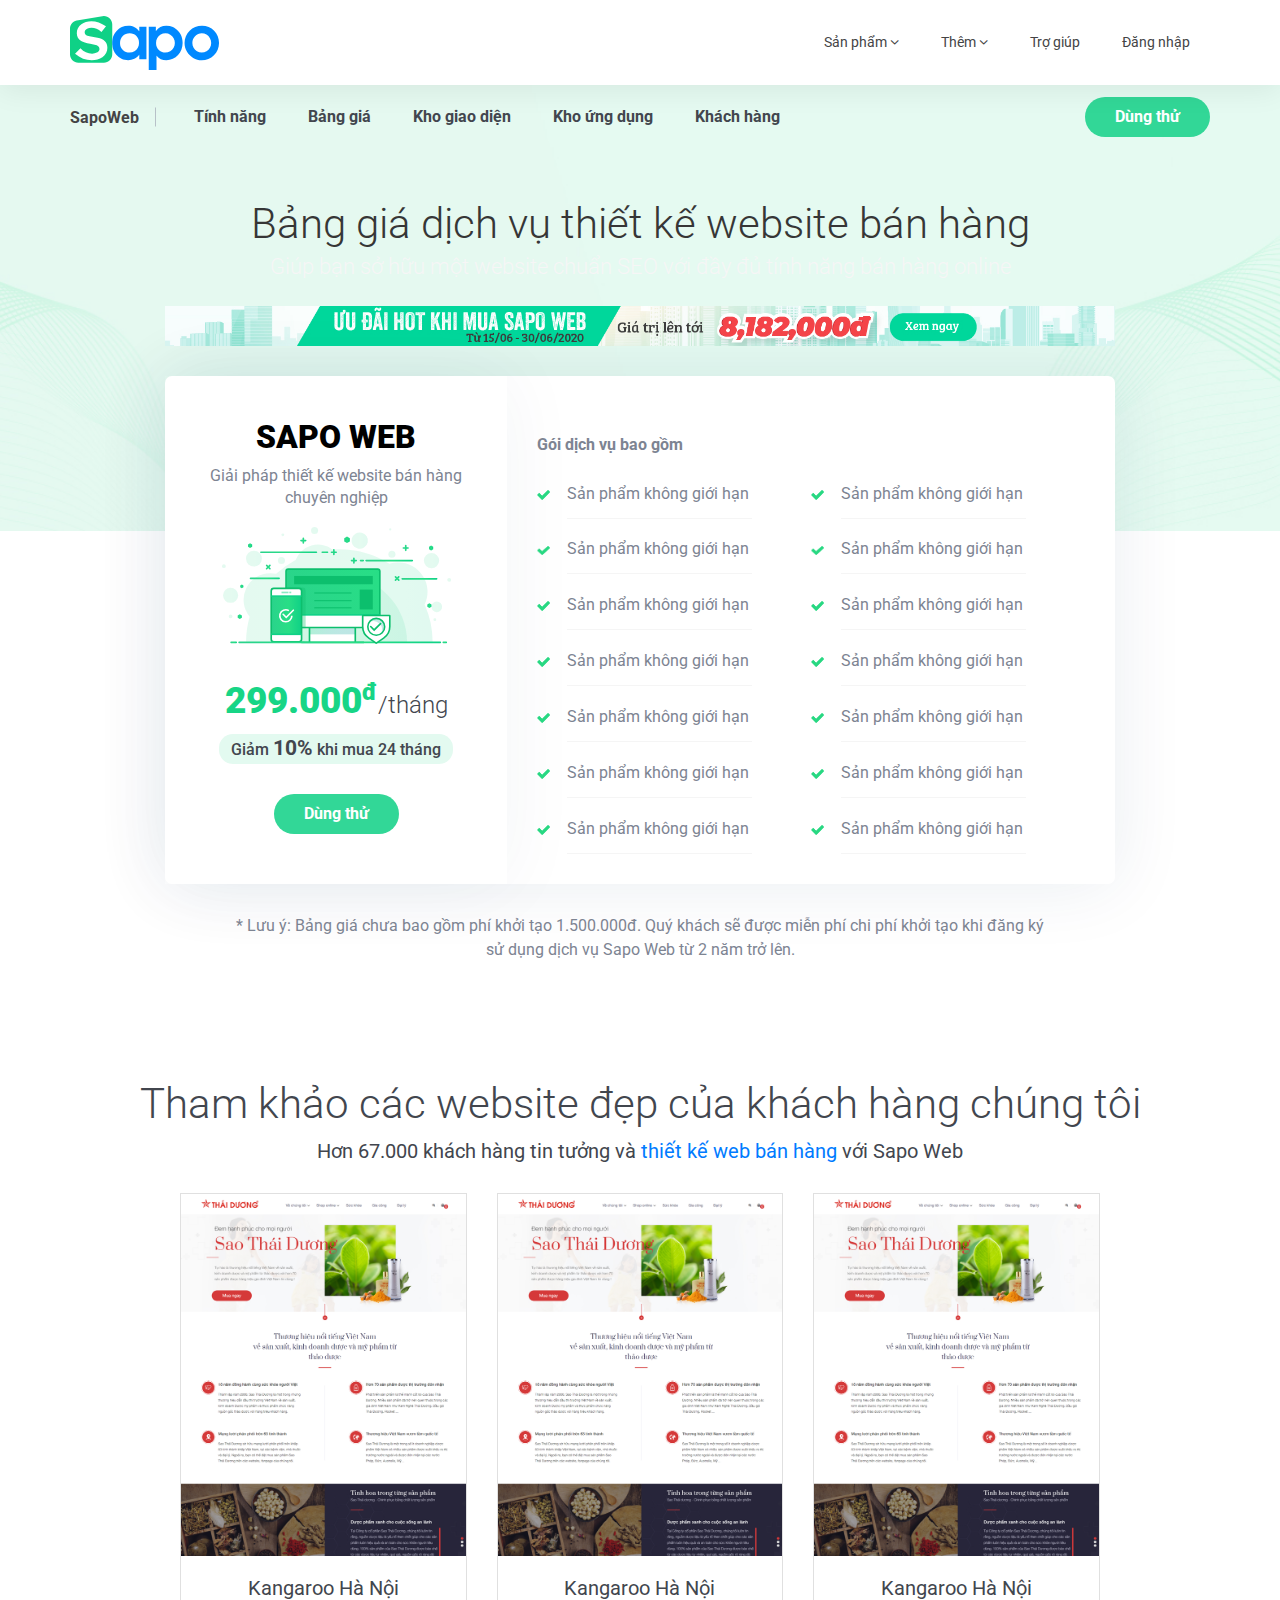
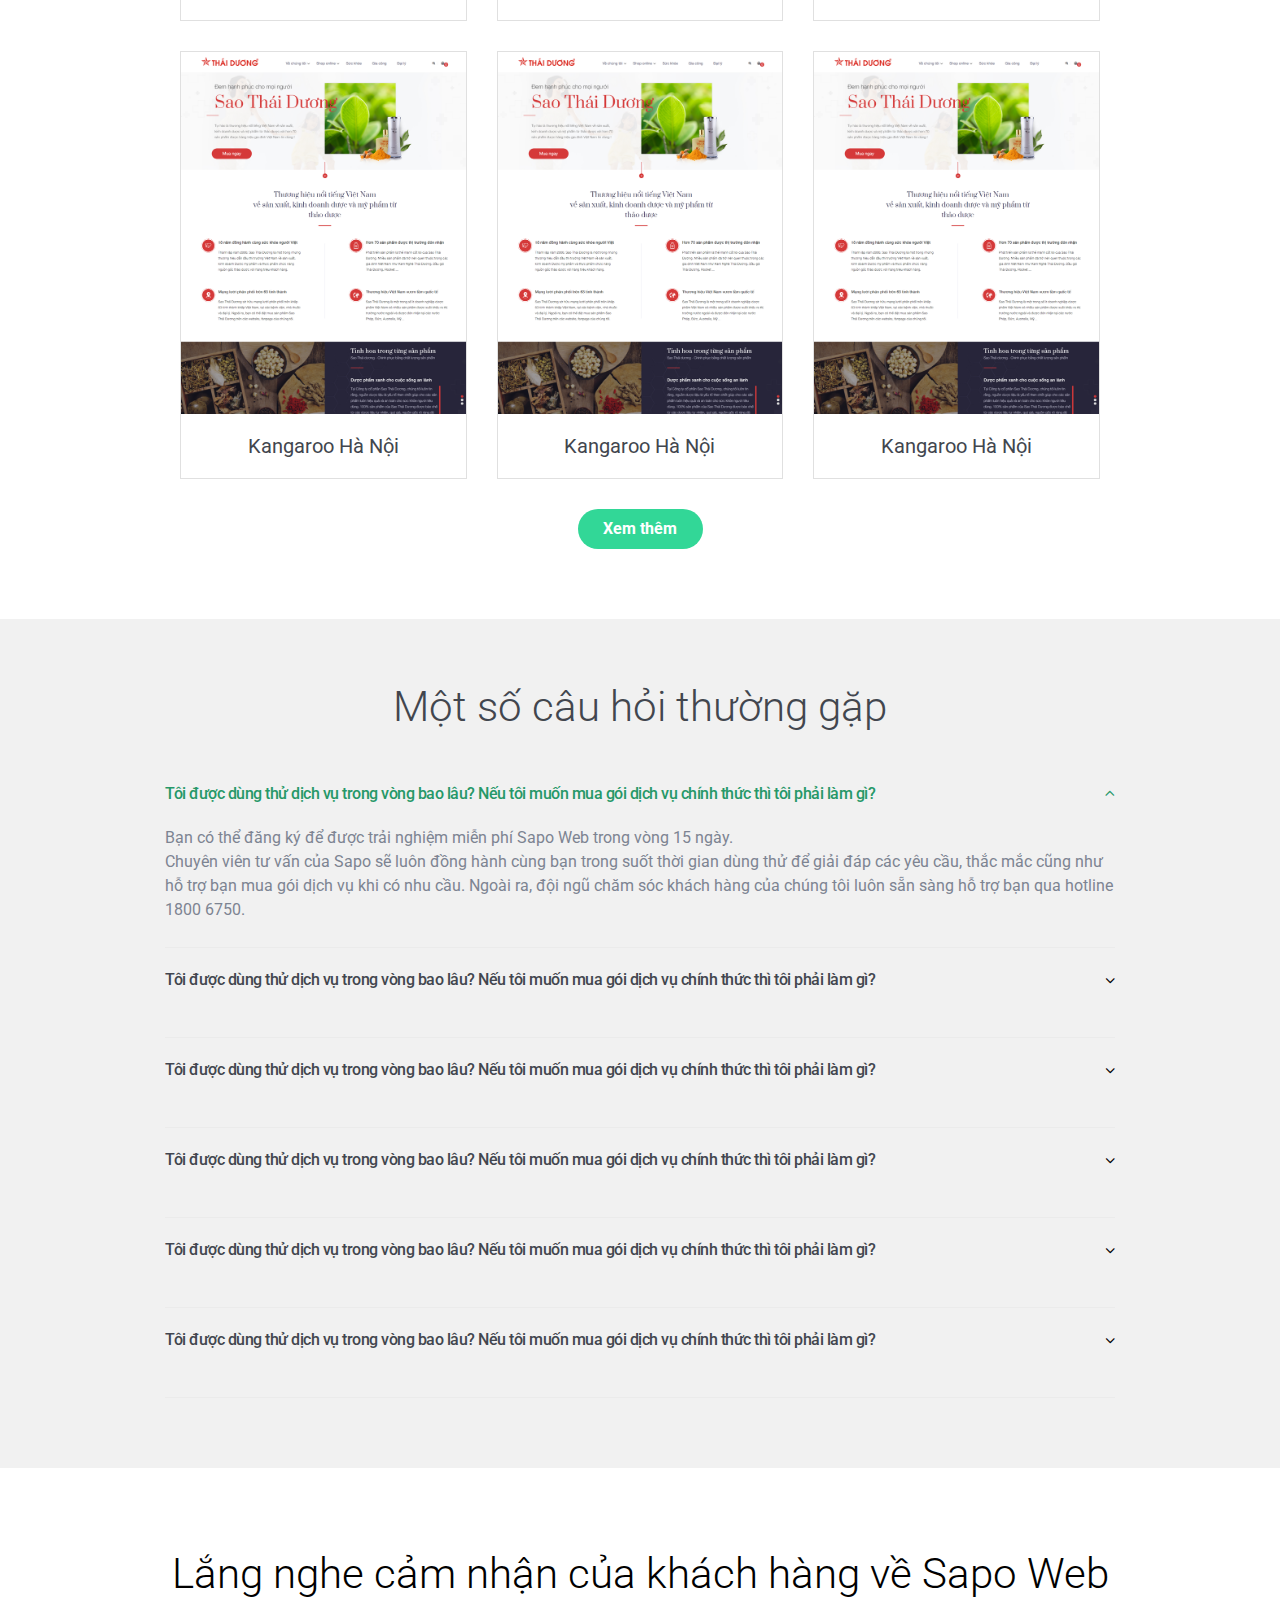
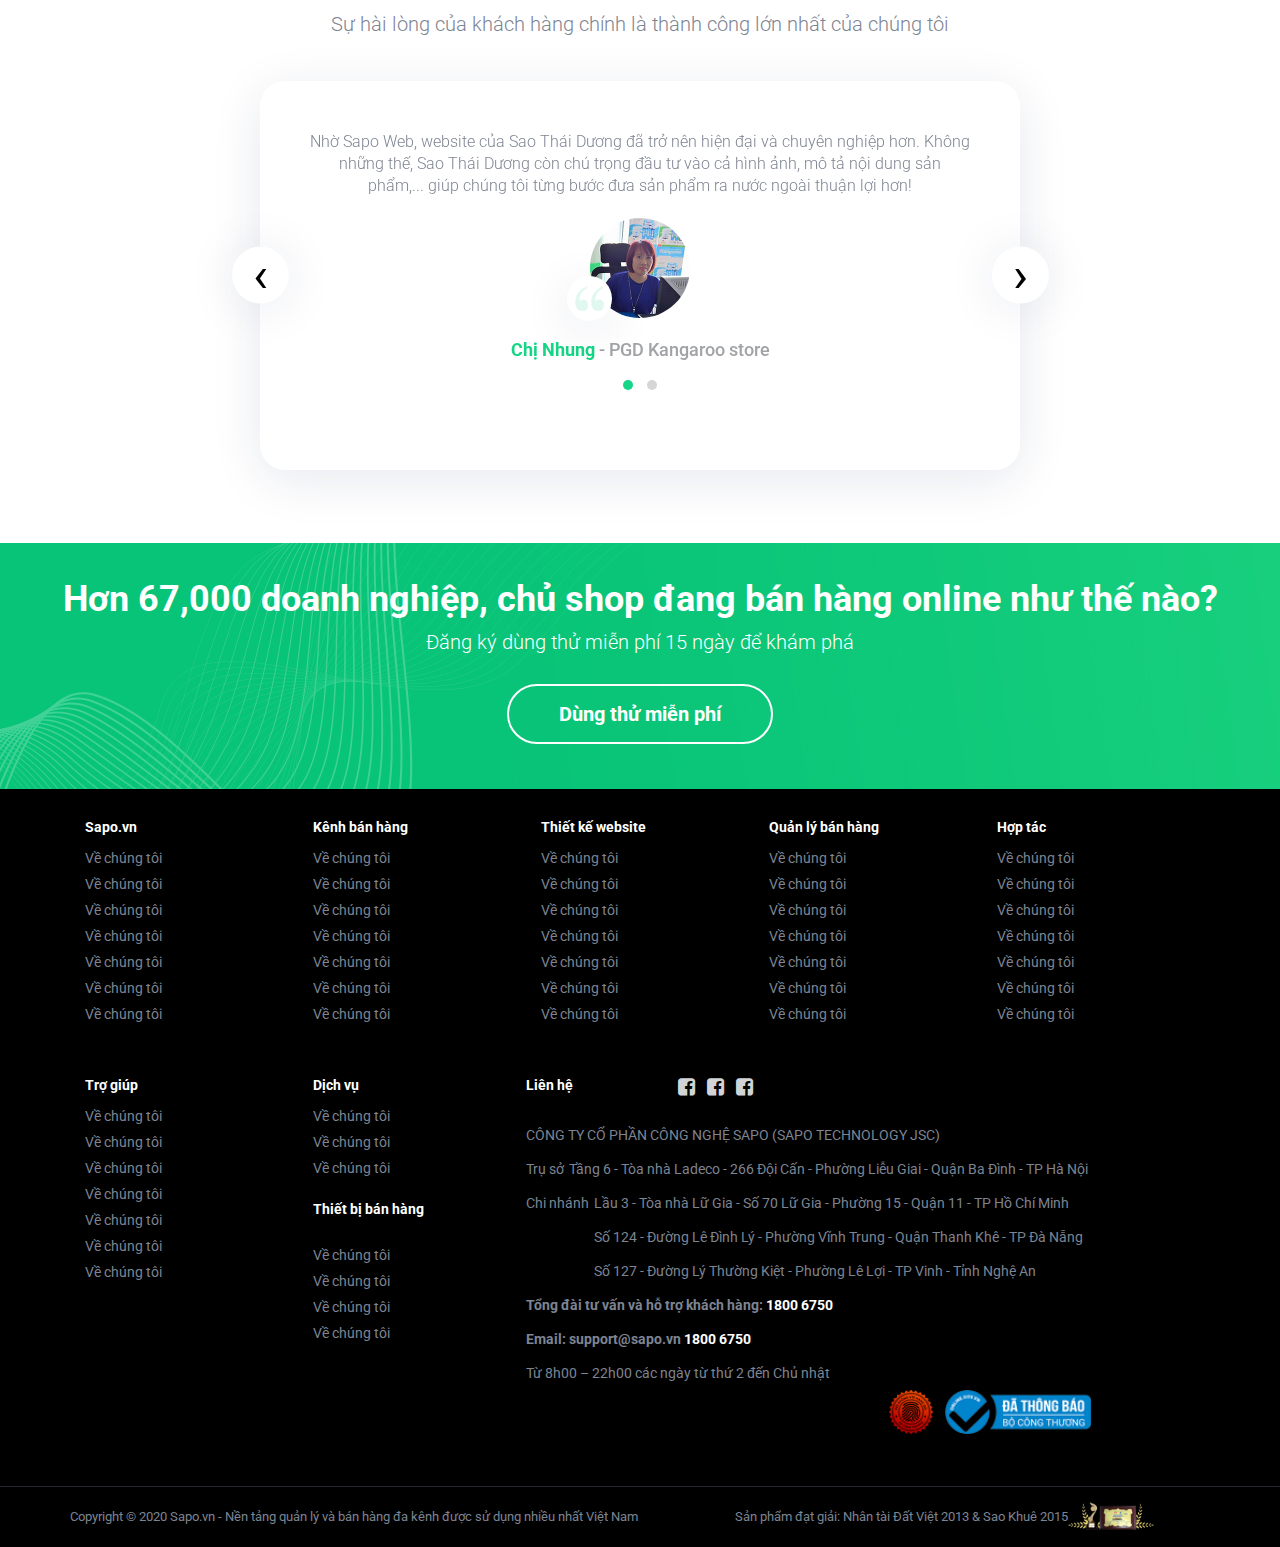
<file: price.html>
<!DOCTYPE html>
<html lang="en">
<head>
    <meta charset="UTF-8">
    <meta name="viewport" content="width=device-width, initial-scale=1.0">
    <link rel="stylesheet" href="assest/css/style.css">
    <link rel="stylesheet" href="assest/css/responsive.css">
    <link rel="stylesheet" href="assest/owlcarousel/assets/owl.carousel.min.css">
    <link rel="stylesheet" href="assest/owlcarousel/assets/owl.theme.default.min.css">
    <link rel="stylesheet" href="https://maxcdn.bootstrapcdn.com/font-awesome/4.7.0/css/font-awesome.min.css">
    <link href="https://fonts.googleapis.com/css2?family=Roboto:wght@100;300;400;500;700;900&display=swap" rel="stylesheet">
    <title>Document</title>
    <script src="https://code.jquery.com/jquery-3.5.1.min.js"></script>
    <script src="assest/owlcarousel/owl.carousel.min.js"></script>
</head>
<body>
    <div class="app">
        <!-- Begin Modal -->
        <div class="modal">
            <div class="navbar__mobile">
                <div class="navbar__mobile-heading">
                    <img src="assest/img/Sapo-logo.svg" alt="">
                    <div class="header__menu-button">
                        <div class="btn--animatinon btn--animatinon-black">
                        </div>
                    </div>
                </div>
                <ul class="navbar__mobile-list">
                    <li class="navbar__mobile-item">
                        <a href="" class="navbar__mobile-link">
                            Tính năng
                        </a>
                    </li>
                    <li class="navbar__mobile-item">
                        <a href="" class="navbar__mobile-link">
                            Bảng giá
                        </a>
                    </li>
                    <li class="navbar__mobile-item">
                        <a href="" class="navbar__mobile-link">
                            Kho giao diện
                        </a>
                    </li>
                    <li class="navbar__mobile-item">
                        <a href="" class="navbar__mobile-link">
                            Kho ứng dụng
                        </a>
                    </li>
                    <li class="navbar__mobile-item">
                        <a href="" class="navbar__mobile-link">
                            Khách hàng
                        </a>
                    </li>
                    <li class="navbar__mobile-item">
                        <a href="" class=" navbar__mobile-button">
                            Dùng thử
                        </a>
                    </li>
                </ul>
                <ul class="navbar__mobile-list">
                    <li class="navbar__mobile-item">
                        <a href="" class="navbar__mobile-link">
                            <span>Sản phẩm khác</span>
                            <i class="fa fa-sort-down"></i>
                        </a>
                        <ul class="mobile__submenu-list">
                            <li class="mobile__submenu-item">
                                <a href="" class="mobile__submenu-link">
                                    <strong>Sapo POS</strong>
                                    <span>Phần mềm quản lý bán hàng</span>
                                </a>
                            </li>
                            <li class="mobile__submenu-item">
                                <a href="" class="mobile__submenu-link">
                                    <strong>Sapo POS</strong>
                                    <span>Phần mềm quản lý bán hàng</span>
                                </a>
                            </li>
                            <li class="mobile__submenu-item">
                                <a href="" class="mobile__submenu-link">
                                    <strong>Sapo POS</strong>
                                    <span>Phần mềm quản lý bán hàng</span>
                                </a>
                            </li>
                            <li class="mobile__submenu-item">
                                <a href="" class="mobile__submenu-link">
                                    <strong>Sapo POS</strong>
                                    <span>Phần mềm quản lý bán hàng</span>
                                </a>
                            </li>
                        </ul>
                    </li>
                    <li class="navbar__mobile-item">
                        <a href="" class="navbar__mobile-link">
                            <span>Thêm</span>
                            <i class="fa fa-sort-down"></i>
                        </a>
                        <ul class="mobile__submenu-list">
                            <li class="mobile__submenu-item">
                                <a href="" class="mobile__submenu-link">
                                    <span>Về chúng tồi</span>
                                </a>
                            </li>
                            <li class="mobile__submenu-item">
                                <a href="" class="mobile__submenu-link">
                                    <span>Phần mềm quản lý bán hàng</span>
                                </a>
                            </li>
                            <li class="mobile__submenu-item">
                                <a href="" class="mobile__submenu-link">
                                    <span>Phần mềm quản lý bán hàng</span>
                                </a>
                            </li>
                            <li class="mobile__submenu-item">
                                <a href="" class="mobile__submenu-link">
                                    <span>Phần mềm quản lý bán hàng</span>
                                </a>
                            </li>
                            <li class="mobile__submenu-item">
                                <a href="" class="mobile__submenu-link">
                                    <span>Phần mềm quản lý bán hàng</span>
                                </a>
                            </li>
                            <li class="mobile__submenu-item">
                                <a href="" class="mobile__submenu-link">
                                    <span>Phần mềm quản lý bán hàng</span>
                                </a>
                            </li>
                        </ul>
                    </li>
                    <li class="navbar__mobile-item">
                        <a href="" class="navbar__mobile-link">
                            Trợ giúp
                        </a>
                    </li>
                    <li class="navbar__mobile-item">
                        <a href="" class="navbar__mobile-link">
                            Đăng nhập
                        </a>
                    </li>
                </ul>
            </div>
        </div>
        <!-- Begin Header -->
        <div class="header">
            <div class="container">
                <div class="header__content">
                    <div class="header__logo">
                        <img src="assest/img/Sapo-logo.svg" alt="">
                    </div>
                    <div class="header__menu">
                        <ul class="header__list">
                            <li class="header__item header__item--sudo">
                                <a href="" class="header__link">Sản phẩm
                                    <i class="fa fa-angle-down"></i>
                                </a>
                                <div class="submenu">
                                    <div class="submenu__content">
                                        <ul class="submenu__list">
                                            <li class="submenu__item">
                                                <a href="" class="submenu__link">
                                                    <svg class="icon">
                                                        <use xmlns:xlink="http://www.w3.org/1999/xlink" xlink:href="#icon-sapo-omnichannel"></use>
                                                    </svg>
                                                    <div class="submenu__text">
                                                        <strong>Sapo POS</strong>
                                                        <p>Phần mềm quản lý bán hàng tốt nhất cho cửa hàng &amp; bán online</p>
                                                    </div>
                                                </a>
                                            </li>
                                            <li class="submenu__item">
                                                <a href="" class="submenu__link">
                                                    <svg class="icon">
                                                        <use xmlns:xlink="http://www.w3.org/1999/xlink" xlink:href="#icon-sapo-omnichannel"></use>
                                                    </svg>
                                                    <div class="submenu__text">
                                                        <strong>Sapo POS</strong>
                                                        <p>Phần mềm quản lý bán hàng tốt nhất cho cửa hàng &amp; bán online</p>
                                                    </div>
                                                </a>
                                            </li>
                                            <li class="submenu__item">
                                                <a href="" class="submenu__link">
                                                    <svg class="icon">
                                                        <use xmlns:xlink="http://www.w3.org/1999/xlink" xlink:href="#icon-sapo-omnichannel"></use>
                                                    </svg>
                                                    <div class="submenu__text">
                                                        <strong>Sapo POS</strong>
                                                        <p>Phần mềm quản lý bán hàng tốt nhất cho cửa hàng &amp; bán online</p>
                                                    </div>
                                                </a>
                                            </li>
                                            <li class="submenu__item">
                                                <a href="" class="submenu__link">
                                                    <svg class="icon">
                                                        <use xmlns:xlink="http://www.w3.org/1999/xlink" xlink:href="#icon-sapo-omnichannel"></use>
                                                    </svg>
                                                    <div class="submenu__text">
                                                        <strong>Sapo POS</strong>
                                                        <p>Phần mềm quản lý bán hàng tốt nhất cho cửa hàng &amp; bán online</p>
                                                    </div>
                                                </a>
                                            </li>
                                            <li class="submenu__item">
                                                <a href="" class="submenu__link">
                                                    <svg class="icon">
                                                        <use xmlns:xlink="http://www.w3.org/1999/xlink" xlink:href="#icon-sapo-omnichannel"></use>
                                                    </svg>
                                                    <div class="submenu__text">
                                                        <strong>Sapo POS</strong>
                                                        <p>Phần mềm quản lý bán hàng tốt nhất cho cửa hàng &amp; bán online</p>
                                                    </div>
                                                </a>
                                            </li>
                                            <li class="submenu__item">
                                                <a href="" class="submenu__link">
                                                    <svg class="icon">
                                                        <use xmlns:xlink="http://www.w3.org/1999/xlink" xlink:href="#icon-sapo-omnichannel"></use>
                                                    </svg>
                                                    <div class="submenu__text">
                                                        <strong>Sapo POS</strong>
                                                        <p>Phần mềm quản lý bán hàng tốt nhất cho cửa hàng &amp; bán online</p>
                                                    </div>
                                                </a>
                                            </li>
                                        </ul>
                                    </div>
                                </div>
                            </li>
                            <li class="header__item header__item--sudo header__sudo">
                                <a href="" class="header__link ">Thêm
                                    <i class="fa fa-angle-down"></i>
                                </a>
                                <div class="dropdown">
                                    <ul class="dropdown__list">
                                        <li class="dropdown__item">
                                            <a href="" class="dropdown__link">
                                                Về chúng tôi
                                            </a>
                                        </li>
                                        <li class="dropdown__item">
                                            <a href="" class="dropdown__link">
                                                Về chúng tôi
                                            </a>
                                        </li>
                                        <li class="dropdown__item">
                                            <a href="" class="dropdown__link">
                                                Về chúng tôi
                                                <span class="badge">New</span>
                                            </a>
                                        </li>
                                        <li class="dropdown__item">
                                            <a href="" class="dropdown__link">
                                                Về chúng tôi
                                            </a>
                                        </li>
                                        <li class="dropdown__item">
                                            <a href="" class="dropdown__link">
                                                Về chúng tôi
    
                                            </a>
                                        </li>
                                        <li class="dropdown__item">
                                            <a href="" class="dropdown__link">
                                                Về chúng tôi
                                            </a>
                                        </li>
                                    </ul>
                                </div>
                            </li>
                            <li class="header__item ">
                                <a href="" class="header__link">Trợ giúp</a>
                            </li>
                            <li class="header__item">
                                <a href="" class="header__link">Đăng nhập</a>
                            </li>
                        </ul>
                    </div>
                    <div class="header__button">
                        <i class="fa fa-bars"></i>
                    </div>
                </div>
            </div>
        </div>
        <!-- Begin Banner -->
        <div class=" banner-wrapper--bg   banner-wrapper--none ">
            <div class="container">
                <div class="banner__navbar">
                    <div class="banner__logo">
                        <span>SapoWeb</span>
                        <a href="./sapo.html">
                            <img src="assest/img/SapoWeb-logo.svg" alt="">
                        </a>
                    </div>
                    <div class="banner__menu">
                        <ul class="banner__list">
                            <li class="banner__item">
                                <a href="/recruitment.html" class="banner__link">
                                    Tính năng
                                </a>
                            </li>
                            <li class="banner__item">
                                <a href="/price.html" class="banner__link">
                                    Bảng giá
                                </a>
                            </li>
                            <li class="banner__item">
                                <a href="/theme.html" class="banner__link">
                                    Kho giao diện
                                </a>
                            </li>
                            <li class="banner__item">
                                <a href="/app.html" class="banner__link">
                                    Kho ứng dụng
                                </a>
                            </li>
                            <li class="banner__item">
                                <a href="./better.html" class="banner__link">
                                    Khách hàng
                                </a>
                            </li>
                        </ul>
                        <div class="btn btn--banner">
                            Dùng thử
                        </div>
                    </div>
                </div>
            </div>
            <div class="container">
                <div class="banner__slider-heading">
                    <h3 class="banner__slider-title banner__slider-title--font">
                        Bảng giá dịch vụ thiết kế website bán hàng
                    </h3>
                    <p class="banner__slider-describle">Giúp bạn sở hữu một website chuẩn SEO với đầy đủ tính năng bán hàng online</p>
                </div>
            </div>
            <span class="scroll-down">
    
            </span>
        </div>
        <!-- Begin Price -->
        <div class="price-wrapper">
            <div class="container">
                <a href="" class="price__img-link">
                    <img src="assest/img/banner-bang-gia.png" alt="" class="price__img">
                </a>
                <div class="price__content">
                    <div class="price__name">
                        <h3 class="price__name-title">
                            SAPO WEB
                        </h3>
                        <p class="price__name-describle">
                            Giải pháp thiết kế website bán hàng chuyên nghiệp
                        </p>
                        <i class="price__name-icon">

                        </i>
                        <div class="price">
                            <p>
                                299.000<sup>đ</sup><span>/tháng</span>
                            </p>
                            <p class="price-discount">Giảm <b>10%</b> khi mua 24 tháng</p>
                        </div>
                        <div class="price__button">
                            <a href="" class="btn btn--banner">
                                Dùng thử
                            </a>
                            
                        </div>
                    </div>
                    <div class="price__info">
                        <strong>Gói dịch vụ bao gồm</strong>
                        <ul class="price__list">
                            <li class="price__item">
                                Sản phẩm không giới hạn
                            </li>
                            <li class="price__item">
                                Sản phẩm không giới hạn
                            </li>
                            <li class="price__item">
                                Sản phẩm không giới hạn
                            </li>
                            <li class="price__item">
                                Sản phẩm không giới hạn
                            </li>

                            <li class="price__item">
                                Sản phẩm không giới hạn
                            </li>
                            <li class="price__item">
                                Sản phẩm không giới hạn
                            </li>
                            <li class="price__item">
                                Sản phẩm không giới hạn
                            </li>
                            <li class="price__item">
                                Sản phẩm không giới hạn
                            </li>
                            <li class="price__item">
                                Sản phẩm không giới hạn
                            </li>
                            <li class="price__item">
                                Sản phẩm không giới hạn
                            </li>

                            <li class="price__item">
                                Sản phẩm không giới hạn
                            </li>
                            <li class="price__item">
                                Sản phẩm không giới hạn
                            </li>
                            <li class="price__item">
                                Sản phẩm không giới hạn
                            </li>
                            <li class="price__item">
                                Sản phẩm không giới hạn
                            </li>
                        </ul>
                    </div>
                    
                </div>
                <p class="price__notice">
                    * Lưu ý: Bảng giá chưa bao gồm phí khởi tạo 1.500.000đ.  Quý khách sẽ được miễn phí chi phí khởi tạo khi đăng ký 
                    <br>
                    sử dụng dịch vụ Sapo Web từ 2 năm trở lên.
                </p>
            </div>
        </div>
        <!-- Begin Pretty -->
        <div class="pretty-wrapper">
            <div class="container">
                <div class="pretty__heading">
                    <h3 class="pretty__title">
                        Tham khảo các website đẹp của khách hàng chúng tôi
                    </h3>
                    <p class="pretty__describle">
                        Hơn 67.000 khách hàng tin tưởng và 
                        <a href=""> thiết kế web bán hàng</a>
                        với Sapo Web
                    </p>
                </div>
                <div class="pretty__content">
                    <div class="pretty__content-wrapper">
                        <div class="pretty__item-wrapper">
                            <div class="pretty__item">
                                <div class="pretty__item-img">
                                    <img src="assest/img/pretty.png" alt="">
                                    <div class="pretty__overlay">
                                        <p class="pretty__overlay-describle">        
                                            Công ty cổ phần Sao Thái Dương, chuyên sản xuất và phân phối các sản phẩm dược mỹ 
                                            phẩm thiên nhiên an toàn và chất lượng cho khách hàng. 
                                            Trải qua 15 năm hình thành và phát triển, Sao Thái Dương đã nhiều lần được vinh ...
                                        </p>
                                        <div class="pretty__overlay-viewZoom">
                                            <a href="">
                                                <img src="assest/img/icon-view-zoom.png" alt="">
                                            </a>
                                        </div>
                                        <div class="pretty__overlay-button">
                                            <a href="" class="btn btn--pretty">
                                                Xem chi tiết
                                            </a>
                                        </div>
                                    </div>
                                </div>
                                <div class="pretty__item-main">
                                    <a href="">
                                        Kangaroo Hà Nội
                                    </a>
                                </div>
                            </div>
                        </div>
                        <div class="pretty__item-wrapper">
                            <div class="pretty__item">
                                <div class="pretty__item-img">
                                    <img src="assest/img/pretty.png" alt="">
                                    <div class="pretty__overlay">
                                        <p class="pretty__overlay-describle">        
                                            Công ty cổ phần Sao Thái Dương, chuyên sản xuất và phân phối các sản phẩm dược mỹ 
                                            phẩm thiên nhiên an toàn và chất lượng cho khách hàng. 
                                            Trải qua 15 năm hình thành và phát triển, Sao Thái Dương đã nhiều lần được vinh ...
                                        </p>
                                        <div class="pretty__overlay-viewZoom">
                                            <a href="">
                                                <img src="assest/img/icon-view-zoom.png" alt="">
                                            </a>
                                        </div>
                                        <div class="pretty__overlay-button">
                                            <a href="" class="btn btn--pretty">
                                                Xem chi tiết
                                            </a>
                                        </div>
                                    </div>
                                </div>
                                <div class="pretty__item-main">
                                    <a href="">
                                        Kangaroo Hà Nội
                                    </a>
                                </div>
                            </div>
                        </div>
                        <div class="pretty__item-wrapper">
                            <div class="pretty__item">
                                <div class="pretty__item-img">
                                    <img src="assest/img/pretty.png" alt="">
                                    <div class="pretty__overlay">
                                        <p class="pretty__overlay-describle">        
                                            Công ty cổ phần Sao Thái Dương, chuyên sản xuất và phân phối các sản phẩm dược mỹ 
                                            phẩm thiên nhiên an toàn và chất lượng cho khách hàng. 
                                            Trải qua 15 năm hình thành và phát triển, Sao Thái Dương đã nhiều lần được vinh ...
                                        </p>
                                        <div class="pretty__overlay-viewZoom">
                                            <a href="">
                                                <img src="assest/img/icon-view-zoom.png" alt="">
                                            </a>
                                        </div>
                                        <div class="pretty__overlay-button">
                                            <a href="" class="btn btn--pretty">
                                                Xem chi tiết
                                            </a>
                                        </div>
                                    </div>
                                </div>
                                <div class="pretty__item-main">
                                    <a href="">
                                        Kangaroo Hà Nội
                                    </a>
                                </div>
                            </div>
                        </div>
                        <div class="pretty__item-wrapper">
                            <div class="pretty__item">
                                <div class="pretty__item-img">
                                    <img src="assest/img/pretty.png" alt="">
                                    <div class="pretty__overlay">
                                        <p class="pretty__overlay-describle">        
                                            Công ty cổ phần Sao Thái Dương, chuyên sản xuất và phân phối các sản phẩm dược mỹ 
                                            phẩm thiên nhiên an toàn và chất lượng cho khách hàng. 
                                            Trải qua 15 năm hình thành và phát triển, Sao Thái Dương đã nhiều lần được vinh ...
                                        </p>
                                        <div class="pretty__overlay-viewZoom">
                                            <a href="">
                                                <img src="assest/img/icon-view-zoom.png" alt="">
                                            </a>
                                        </div>
                                        <div class="pretty__overlay-button">
                                            <a href="" class="btn btn--pretty">
                                                Xem chi tiết
                                            </a>
                                        </div>
                                    </div>
                                </div>
                                <div class="pretty__item-main">
                                    <a href="">
                                        Kangaroo Hà Nội
                                    </a>
                                </div>
                            </div>
                        </div>
                        <div class="pretty__item-wrapper">
                            <div class="pretty__item">
                                <div class="pretty__item-img">
                                    <img src="assest/img/pretty.png" alt="">
                                    <div class="pretty__overlay">
                                        <p class="pretty__overlay-describle">        
                                            Công ty cổ phần Sao Thái Dương, chuyên sản xuất và phân phối các sản phẩm dược mỹ 
                                            phẩm thiên nhiên an toàn và chất lượng cho khách hàng. 
                                            Trải qua 15 năm hình thành và phát triển, Sao Thái Dương đã nhiều lần được vinh ...
                                        </p>
                                        <div class="pretty__overlay-viewZoom">
                                            <a href="">
                                                <img src="assest/img/icon-view-zoom.png" alt="">
                                            </a>
                                        </div>
                                        <div class="pretty__overlay-button">
                                            <a href="" class="btn btn--pretty">
                                                Xem chi tiết
                                            </a>
                                        </div>
                                    </div>
                                </div>
                                <div class="pretty__item-main">
                                    <a href="">
                                        Kangaroo Hà Nội
                                    </a>
                                </div>
                            </div>
                        </div>
                        <div class="pretty__item-wrapper">
                            <div class="pretty__item">
                                <div class="pretty__item-img">
                                    <img src="assest/img/pretty.png" alt="">
                                    <div class="pretty__overlay">
                                        <p class="pretty__overlay-describle">        
                                            Công ty cổ phần Sao Thái Dương, chuyên sản xuất và phân phối các sản phẩm dược mỹ 
                                            phẩm thiên nhiên an toàn và chất lượng cho khách hàng. 
                                            Trải qua 15 năm hình thành và phát triển, Sao Thái Dương đã nhiều lần được vinh ...
                                        </p>
                                        <div class="pretty__overlay-viewZoom">
                                            <a href="">
                                                <img src="assest/img/icon-view-zoom.png" alt="">
                                            </a>
                                        </div>
                                        <div class="pretty__overlay-button">
                                            <a href="" class="btn btn--pretty">
                                                Xem chi tiết
                                            </a>
                                        </div>
                                    </div>
                                </div>
                                <div class="pretty__item-main">
                                    <a href="">
                                        Kangaroo Hà Nội
                                    </a>
                                </div>
                            </div>
                        </div>
                    </div>
                </div>
                <div class="pretty__button">
                    <a href="" class="btn btn--banner">
                        Xem thêm
                    </a>
                </div>
            </div>
        </div>
        <!-- Begin Question -->
        <div class="question-wrapper">
            <div class="container">
                <div class="question__heading">
                    <h3 class="question__title">
                        Một số câu hỏi thường gặp
                    </h3>
                </div>
                <div class="question__content-wrapper">
                    <div class="question__content">
                        <div class="question__item question__item--active">
                            <div class="question__item-heading">
                                <h4>Tôi được dùng thử dịch vụ trong vòng bao lâu? Nếu tôi muốn mua gói dịch vụ chính thức thì tôi phải làm gì? </h4>
                                <i class="fa fa-angle-down"></i>
                            </div>
                            <p class="question__item-describle">
                                Bạn có thể đăng ký để được trải nghiệm miễn phí Sapo Web trong vòng 15 ngày.<br>
                                Chuyên viên tư vấn của Sapo sẽ luôn đồng hành cùng bạn trong suốt thời gian dùng thử để giải đáp các yêu cầu, thắc mắc cũng như hỗ trợ bạn mua gói dịch vụ khi có nhu cầu. Ngoài ra, đội ngũ chăm sóc khách hàng của chúng tôi luôn sẵn sàng hỗ trợ bạn qua hotline 1800 6750.
                            </p>
                        </div>
                        <div class="question__item">
                            <div class="question__item-heading">
                                <h4>Tôi được dùng thử dịch vụ trong vòng bao lâu? Nếu tôi muốn mua gói dịch vụ chính thức thì tôi phải làm gì? </h4>
                                <i class="fa fa-angle-down"></i>
                            </div>
                            <p class="question__item-describle">
                                Bạn có thể đăng ký để được trải nghiệm miễn phí Sapo Web trong vòng 15 ngày.<br>
                                Chuyên viên tư vấn của Sapo sẽ luôn đồng hành cùng bạn trong suốt thời gian dùng thử để giải đáp các yêu cầu, thắc mắc cũng như hỗ trợ bạn mua gói dịch vụ khi có nhu cầu. Ngoài ra, đội ngũ chăm sóc khách hàng của chúng tôi luôn sẵn sàng hỗ trợ bạn qua hotline 1800 6750.
                            </p>
                        </div>
                        <div class="question__item">
                            <div class="question__item-heading">
                                <h4>Tôi được dùng thử dịch vụ trong vòng bao lâu? Nếu tôi muốn mua gói dịch vụ chính thức thì tôi phải làm gì? </h4>
                                <i class="fa fa-angle-down"></i>
                            </div>
                            <p class="question__item-describle">
                                Bạn có thể đăng ký để được trải nghiệm miễn phí Sapo Web trong vòng 15 ngày.<br>
                                Chuyên viên tư vấn của Sapo sẽ luôn đồng hành cùng bạn trong suốt thời gian dùng thử để giải đáp các yêu cầu, thắc mắc cũng như hỗ trợ bạn mua gói dịch vụ khi có nhu cầu. Ngoài ra, đội ngũ chăm sóc khách hàng của chúng tôi luôn sẵn sàng hỗ trợ bạn qua hotline 1800 6750.
                            </p>
                        </div>
                        <div class="question__item">
                            <div class="question__item-heading">
                                <h4>Tôi được dùng thử dịch vụ trong vòng bao lâu? Nếu tôi muốn mua gói dịch vụ chính thức thì tôi phải làm gì? </h4>
                                <i class="fa fa-angle-down"></i>
                            </div>
                            <p class="question__item-describle">
                                Bạn có thể đăng ký để được trải nghiệm miễn phí Sapo Web trong vòng 15 ngày.<br>
                                Chuyên viên tư vấn của Sapo sẽ luôn đồng hành cùng bạn trong suốt thời gian dùng thử để giải đáp các yêu cầu, thắc mắc cũng như hỗ trợ bạn mua gói dịch vụ khi có nhu cầu. Ngoài ra, đội ngũ chăm sóc khách hàng của chúng tôi luôn sẵn sàng hỗ trợ bạn qua hotline 1800 6750.
                            </p>
                        </div>
                        <div class="question__item">
                            <div class="question__item-heading">
                                <h4>Tôi được dùng thử dịch vụ trong vòng bao lâu? Nếu tôi muốn mua gói dịch vụ chính thức thì tôi phải làm gì? </h4>
                                <i class="fa fa-angle-down"></i>
                            </div>
                            <p class="question__item-describle">
                                Bạn có thể đăng ký để được trải nghiệm miễn phí Sapo Web trong vòng 15 ngày.<br>
                                Chuyên viên tư vấn của Sapo sẽ luôn đồng hành cùng bạn trong suốt thời gian dùng thử để giải đáp các yêu cầu, thắc mắc cũng như hỗ trợ bạn mua gói dịch vụ khi có nhu cầu. Ngoài ra, đội ngũ chăm sóc khách hàng của chúng tôi luôn sẵn sàng hỗ trợ bạn qua hotline 1800 6750.
                            </p>
                        </div>
                        <div class="question__item">
                            <div class="question__item-heading">
                                <h4>Tôi được dùng thử dịch vụ trong vòng bao lâu? Nếu tôi muốn mua gói dịch vụ chính thức thì tôi phải làm gì? </h4>
                                <i class="fa fa-angle-down"></i>
                            </div>
                            <p class="question__item-describle">
                                Bạn có thể đăng ký để được trải nghiệm miễn phí Sapo Web trong vòng 15 ngày.<br>
                                Chuyên viên tư vấn của Sapo sẽ luôn đồng hành cùng bạn trong suốt thời gian dùng thử để giải đáp các yêu cầu, thắc mắc cũng như hỗ trợ bạn mua gói dịch vụ khi có nhu cầu. Ngoài ra, đội ngũ chăm sóc khách hàng của chúng tôi luôn sẵn sàng hỗ trợ bạn qua hotline 1800 6750.
                            </p>
                        </div>
                    </div>
                </div>
            </div>
        </div>
        <!-- Begin Feedback -->
        <div class="feedback-wrapper">
            <div class="container">
                <div class="feedback__heading">
                    <h3 class="feedback__title">
                        Lắng nghe cảm nhận của khách hàng về Sapo Web
                    </h3>
                    <p class="feedback__describle">
                        Sự hài lòng của khách hàng chính là thành công lớn nhất của chúng tôi
                    </p>
                </div>
                <div class="feedback__content-wrapper">
                    <div class="owl-carousel feedback__content  owl-theme">
                        <div class="item">
                            <div class="feedback__item">
                                <p class="feedback__item-describle">
                                    Nhờ Sapo Web, website của Sao Thái Dương đã trở nên hiện đại và chuyên nghiệp hơn. 
                                    Không những thế, Sao Thái Dương còn chú trọng đầu 
                                    tư vào cả hình ảnh, mô tả nội dung sản phẩm,...
                                    giúp chúng tôi từng bước đưa sản phẩm ra nước ngoài thuận lợi hơn!
                                </p>
                                <div class="feedback__item-avatar">
                                    <img src="assest/img/customer-kangaroo.jpg" alt="">
                                </div>
                                <span class="feedback__item-name">
                                    <strong>Chị Nhung</strong>
                                    - PGD Kangaroo store
                                </span>
                            </div>
                        </div>
                        <div class="item">
                            <div class="feedback__item">
                                <p class="feedback__item-describle">
                                    Nhờ Sapo Web, website của Sao Thái Dương đã trở nên hiện đại và chuyên nghiệp hơn. 
                                    Không những thế, Sao Thái Dương còn chú trọng đầu 
                                    tư vào cả hình ảnh, mô tả nội dung sản phẩm,...
                                    giúp chúng tôi từng bước đưa sản phẩm ra nước ngoài thuận lợi hơn!
                                </p>
                                <div class="feedback__item-avatar">
                                    <img src="assest/img/customer-kangaroo.jpg" alt="">
                                </div>
                                <span class="feedback__item-name">
                                    <strong>Chị Nhung</strong>
                                    - PGD Kangaroo store
                                </span>
                            </div>
                        </div>
                    </div>
                </div>
            </div>
        </div>
        <!-- Begin Footer Form -->
        <div class="footer-form">
            <div class="form form--width">
                <div class="form__heading">
                    <h3 class="form__title">
                        Hơn 67,000 doanh nghiệp, chủ shop đang bán hàng online như thế nào?
                    </h3>
                    <p class="form__describle">
                        Đăng ký dùng thử miễn phí 15 ngày để khám phá
                    </p>
                </div>
                <div class="form__content">
                    <a href="" class="btn btn--register">
                        Dùng thử miễn phí
                    </a>
                </div>
            </div>
        </div>
        <!-- Begin Footer -->
        <div class="footer-wrapper footer-wrapper--padding">
            <div class="form-wrapper">
                <div class="container">
                    
                    <div class="footer__content ">
                        <div class="footer__item">
                            <ul class="footer-list">
                                <li class="footer-item">
                                    <span>Sapo.vn</span>
                                </li>
                                <li class="footer-item">
                                    <a href="" class="footer-link">
                                        Về chúng tôi
                                    </a>
                                </li>
                                <li class="footer-item">
                                    <a href="" class="footer-link">
                                        Về chúng tôi
                                    </a>
                                </li>
                                <li class="footer-item">
                                    <a href="" class="footer-link">
                                        Về chúng tôi
                                    </a>
                                </li>
                                <li class="footer-item">
                                    <a href="" class="footer-link">
                                        Về chúng tôi
                                    </a>
                                </li>
                                <li class="footer-item">
                                    <a href="" class="footer-link">
                                        Về chúng tôi
                                    </a>
                                </li>
                                <li class="footer-item">
                                    <a href="" class="footer-link">
                                        Về chúng tôi
                                    </a>
                                </li>
                                <li class="footer-item">
                                    <a href="" class="footer-link">
                                        Về chúng tôi
                                    </a>
                                </li>
                            </ul>
                        </div>
                        <div class="footer__item">
                            <ul class="footer-list">
                                <li class="footer-item">
                                    <span>Kênh bán hàng</span>
                                </li>
                                <li class="footer-item">
                                    <a href="" class="footer-link">
                                        Về chúng tôi
                                    </a>
                                </li>
                                <li class="footer-item">
                                    <a href="" class="footer-link">
                                        Về chúng tôi
                                    </a>
                                </li>
                                <li class="footer-item">
                                    <a href="" class="footer-link">
                                        Về chúng tôi
                                    </a>
                                </li>
                                <li class="footer-item">
                                    <a href="" class="footer-link">
                                        Về chúng tôi
                                    </a>
                                </li>
                                <li class="footer-item">
                                    <a href="" class="footer-link">
                                        Về chúng tôi
                                    </a>
                                </li>
                                <li class="footer-item">
                                    <a href="" class="footer-link">
                                        Về chúng tôi
                                    </a>
                                </li>
                                <li class="footer-item">
                                    <a href="" class="footer-link">
                                        Về chúng tôi
                                    </a>
                                </li>
                            </ul>
                        </div>
                        <div class="footer__item">
                            <ul class="footer-list">
                                <li class="footer-item">
                                    <span>Thiết kế website</span>
                                </li>
                                <li class="footer-item">
                                    <a href="" class="footer-link">
                                        Về chúng tôi
                                    </a>
                                </li>
                                <li class="footer-item">
                                    <a href="" class="footer-link">
                                        Về chúng tôi
                                    </a>
                                </li>
                                <li class="footer-item">
                                    <a href="" class="footer-link">
                                        Về chúng tôi
                                    </a>
                                </li>
                                <li class="footer-item">
                                    <a href="" class="footer-link">
                                        Về chúng tôi
                                    </a>
                                </li>
                                <li class="footer-item">
                                    <a href="" class="footer-link">
                                        Về chúng tôi
                                    </a>
                                </li>
                                <li class="footer-item">
                                    <a href="" class="footer-link">
                                        Về chúng tôi
                                    </a>
                                </li>
                                <li class="footer-item">
                                    <a href="" class="footer-link">
                                        Về chúng tôi
                                    </a>
                                </li>
                            </ul>
                        </div>
                        <div class="footer__item">
                            <ul class="footer-list">
                                <li class="footer-item">
                                    <span>Quản lý bán hàng</span>
                                </li>
                                <li class="footer-item">
                                    <a href="" class="footer-link">
                                        Về chúng tôi
                                    </a>
                                </li>
                                <li class="footer-item">
                                    <a href="" class="footer-link">
                                        Về chúng tôi
                                    </a>
                                </li>
                                <li class="footer-item">
                                    <a href="" class="footer-link">
                                        Về chúng tôi
                                    </a>
                                </li>
                                <li class="footer-item">
                                    <a href="" class="footer-link">
                                        Về chúng tôi
                                    </a>
                                </li>
                                <li class="footer-item">
                                    <a href="" class="footer-link">
                                        Về chúng tôi
                                    </a>
                                </li>
                                <li class="footer-item">
                                    <a href="" class="footer-link">
                                        Về chúng tôi
                                    </a>
                                </li>
                                <li class="footer-item">
                                    <a href="" class="footer-link">
                                        Về chúng tôi
                                    </a>
                                </li>
                            </ul>
                        </div>
                        <div class="footer__item">
                            <ul class="footer-list">
                                <li class="footer-item">
                                    <span>Hợp tác</span>
                                </li>
                                <li class="footer-item">
                                    <a href="" class="footer-link">
                                        Về chúng tôi
                                    </a>
                                </li>
                                <li class="footer-item">
                                    <a href="" class="footer-link">
                                        Về chúng tôi
                                    </a>
                                </li>
                                <li class="footer-item">
                                    <a href="" class="footer-link">
                                        Về chúng tôi
                                    </a>
                                </li>
                                <li class="footer-item">
                                    <a href="" class="footer-link">
                                        Về chúng tôi
                                    </a>
                                </li>
                                <li class="footer-item">
                                    <a href="" class="footer-link">
                                        Về chúng tôi
                                    </a>
                                </li>
                                <li class="footer-item">
                                    <a href="" class="footer-link">
                                        Về chúng tôi
                                    </a>
                                </li>
                                <li class="footer-item">
                                    <a href="" class="footer-link">
                                        Về chúng tôi
                                    </a>
                                </li>
                            </ul>
                        </div>
                        <div class="footer__item">
                            <ul class="footer-list">
                                <li class="footer-item">
                                    <span>Trợ giúp</span>
                                </li>
                                <li class="footer-item">
                                    <a href="" class="footer-link">
                                        Về chúng tôi
                                    </a>
                                </li>
                                <li class="footer-item">
                                    <a href="" class="footer-link">
                                        Về chúng tôi
                                    </a>
                                </li>
                                <li class="footer-item">
                                    <a href="" class="footer-link">
                                        Về chúng tôi
                                    </a>
                                </li>
                                <li class="footer-item">
                                    <a href="" class="footer-link">
                                        Về chúng tôi
                                    </a>
                                </li>
                                <li class="footer-item">
                                    <a href="" class="footer-link">
                                        Về chúng tôi
                                    </a>
                                </li>
                                <li class="footer-item">
                                    <a href="" class="footer-link">
                                        Về chúng tôi
                                    </a>
                                </li>
                                <li class="footer-item">
                                    <a href="" class="footer-link">
                                        Về chúng tôi
                                    </a>
                                </li>
                            </ul>
                        </div>
                        <div class="footer__item">
                            <ul class="footer-list">
                                <li class="footer-item">
                                    <span>Dịch vụ</span>
                                </li>
                                <li class="footer-item">
                                    <a href="" class="footer-link">
                                        Về chúng tôi
                                    </a>
                                </li>
                                <li class="footer-item">
                                    <a href="" class="footer-link">
                                        Về chúng tôi
                                    </a>
                                </li>
                                <li class="footer-item">
                                    <a href="" class="footer-link">
                                        Về chúng tôi
                                    </a>
                                </li>
                                <li class="footer-item footer-item--title">
                                    <span>Thiết bị bán hàng</span>
                                </li>
                                <li class="footer-item">
                                    <a href="" class="footer-link">
                                        Về chúng tôi
                                    </a>
                                </li>
                                <li class="footer-item">
                                    <a href="" class="footer-link">
                                        Về chúng tôi
                                    </a>
                                </li>
                                <li class="footer-item">
                                    <a href="" class="footer-link">
                                        Về chúng tôi
                                    </a>
                                </li>
                                <li class="footer-item">
                                    <a href="" class="footer-link">
                                        Về chúng tôi
                                    </a>
                                </li>
                            </ul>
                        </div>
                        <div class="footer__contact">
                            <div class="footer__contact-heading">
                                <p>Liên hệ</p>
                                <ul class="social">
                                    <li class="social__item">
                                        <a href="" class="social__link">
                                            <i class="fa fa-facebook-square"></i>
                                        </a>
                                    </li>
                                    <li class="social__item">
                                        <a href="" class="social__link">
                                            <i class="fa fa-facebook-square"></i>
                                        </a>
                                    </li>
                                    <li class="social__item">
                                        <a href="" class="social__link">
                                            <i class="fa fa-facebook-square"></i>
                                        </a>
                                    </li>
                                </ul>
                            </div>
                            <div class="footer__text">
                                <p>CÔNG TY CỔ PHẦN CÔNG NGHỆ SAPO (SAPO TECHNOLOGY JSC)</p>
                                <div>
                                    <span>Trụ sở </span><p> Tầng 6 - Tòa nhà Ladeco - 266 Đội Cấn - Phường Liễu Giai - Quận Ba Đình - TP Hà Nội</p>
                                </div>
                                <div>
                                    <span>Chi nhánh</span><p>  Lầu 3 - Tòa nhà Lữ Gia - Số 70 Lữ Gia - Phường 15 - Quận 11 - TP Hồ Chí Minh</p>
                                </div>
                                <div>
                                    <span class="none">Chi nhánh</span><p>Số 124 - Đường Lê Đình Lý - Phường Vĩnh Trung - Quận Thanh Khê - TP Đà Nẵng</p>
                                </div>
                                <div>
                                    <span class="none">Chi nhánh</span><p>Số 127 - Đường Lý Thường Kiệt - Phường Lê Lợi - TP Vinh - Tỉnh Nghệ An</p>
                                </div>
                                <p>
                                    <strong>Tổng đài tư vấn và hỗ trợ khách hàng: </strong>
                                    <b>1800 6750</b>
                                </p>
                                <p>
                                    <strong>Email: support@sapo.vn </strong>
                                    <b>1800 6750</b>
                                </p>
                                <p>
                                    Từ 8h00 – 22h00 các ngày từ thứ 2 đến Chủ nhật
                                </p>
                            </div>
                            <div class="footer__img">
                                <img src="assest/img/bct-hanggia.png" alt="">
                                <img src="assest/img/bocongthuong.png" alt="">
                            </div>
                        </div>
                        
                    </div>
                </div>
            </div>
        </div>
        <!-- Begin Copyright -->
        <div class="copyright-wrapper">
            <div class="container container--none">
                <div class="copyright__content">
                    <div class="copyright__left">
                        <p>
                            <span>Copyright © 2020</span>
                            <a href="">Sapo.vn</a>
                            - Nền tảng quản lý và bán hàng đa kênh được sử dụng nhiều nhất Việt Nam
                        </p>
                    </div>
                    <div class="copyright__right">
                        <span>
                            Sản phẩm đạt giải: Nhân tài Đất Việt 2013 & Sao Khuê 2015
                        </span>
                        <img src="assest/img/icon-cup.png" alt="">
                    </div>
                </div>
            </div>
        </div>
        <!-- Begin BtnScroll -->
        <div class="btnScroll">
            <img src="assest/img/totop.png" alt="">
        </div>
        <!-- Begin ModalRegister -->
        <div class="modal-register">
            <div class="modal-wrapper">
                <div class="modal__register-content">
                    <h2>
                        Dùng thử website bán hàng Sapo Web
                    </h2>
                    <p>
                        Miễn phí 15 ngày với đầy đủ tính năng
                    </p>
                    <form action="" class="form-register">
                        <div class="form-group">
                            <input type="text" class="form-input">
                            <label for="">Tên cửa hàng của bạn</label>
                        </div>
                        <div class="form-two">
                            <div class="form-group form-group--width">
                                <input type="text" class="form-input">
                                <label for="">Tên cửa hàng của bạn</label>
                            </div>
                            <div class="form-group form-group--width">
                                <input type="text" class="form-input">
                                <label for="">Tên cửa hàng của bạn</label>
                            </div>
                        </div>
                        <div class="form-group">
                            <input type="text" class="form-input">
                            <label for="">Mật khẩu đăng nhập cửa hàng của bạn</label>
                        </div>
                    </form>
                    <div class="modal__button">
                        <button>
                            Đăng ký dùng thử
                        </button>
                    </div>
                    <span class="modal-title">
                        Hoặc đăng ký nhanh bằng tài khoản
                    </span>
                    <div class="modal__social">
                        <a href="">
                            <img src="assest/img/svg_sociallogin_fb_new.svg" alt="">
                        </a>
                        <a href="">
                            <img src="assest/img/svg_sociallogin_gg_new.svg" alt="">
                        </a>
                    </div>
                </div>
                <div class="modal__img">
                    <img src="assest/img/roof-store.png" alt="">
                </div>
            </div>
            <div class="modal-close">
                <i class="fa fa-times"></i>
            </div>
        </div>
    </div>
    <script>
        $('.feedback__content').owlCarousel({
            loop:true,
            margin:10,
            nav:true,
            responsive:{
                0:{
                    items:1
                },
                600:{
                    items:1
                },
                1000:{
                    items:1
                }
            }
        })
    </script>
    <script src="assest/js/main.js"></script>
</body>
</html>
</file>
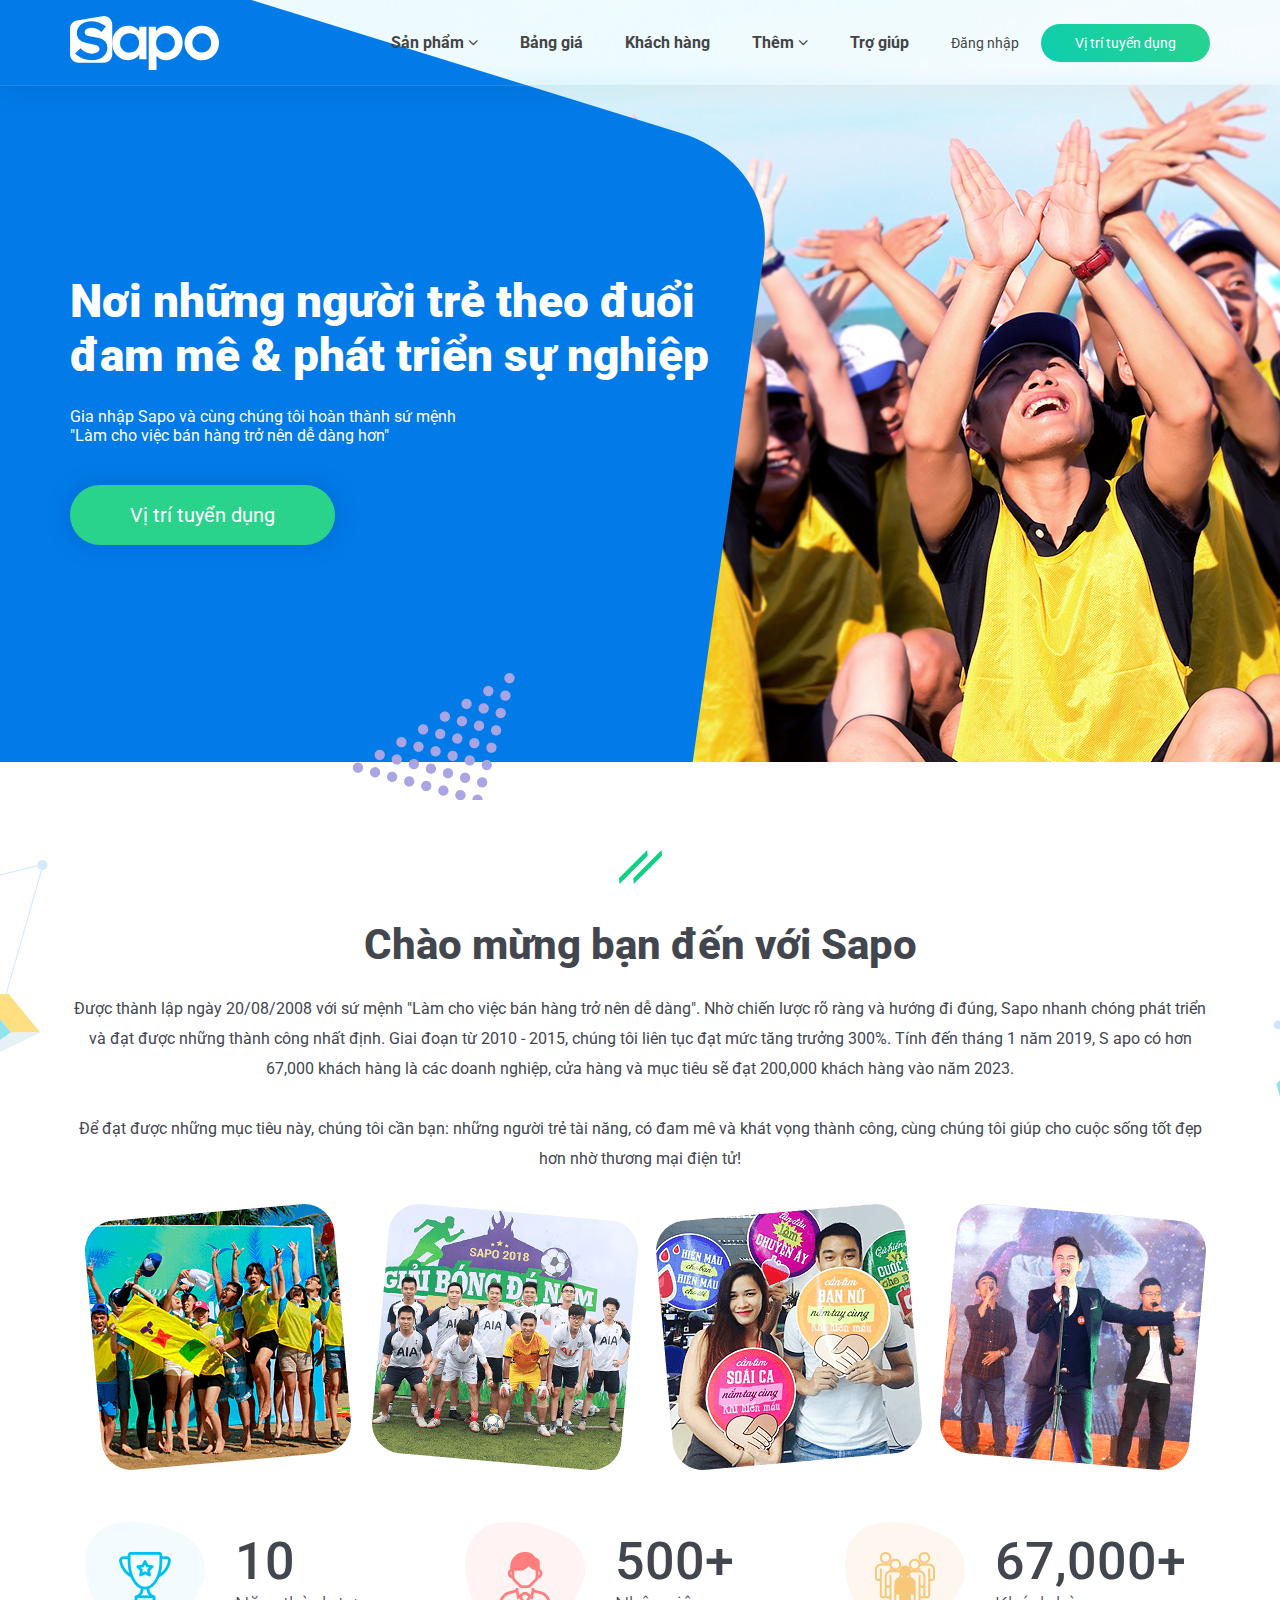
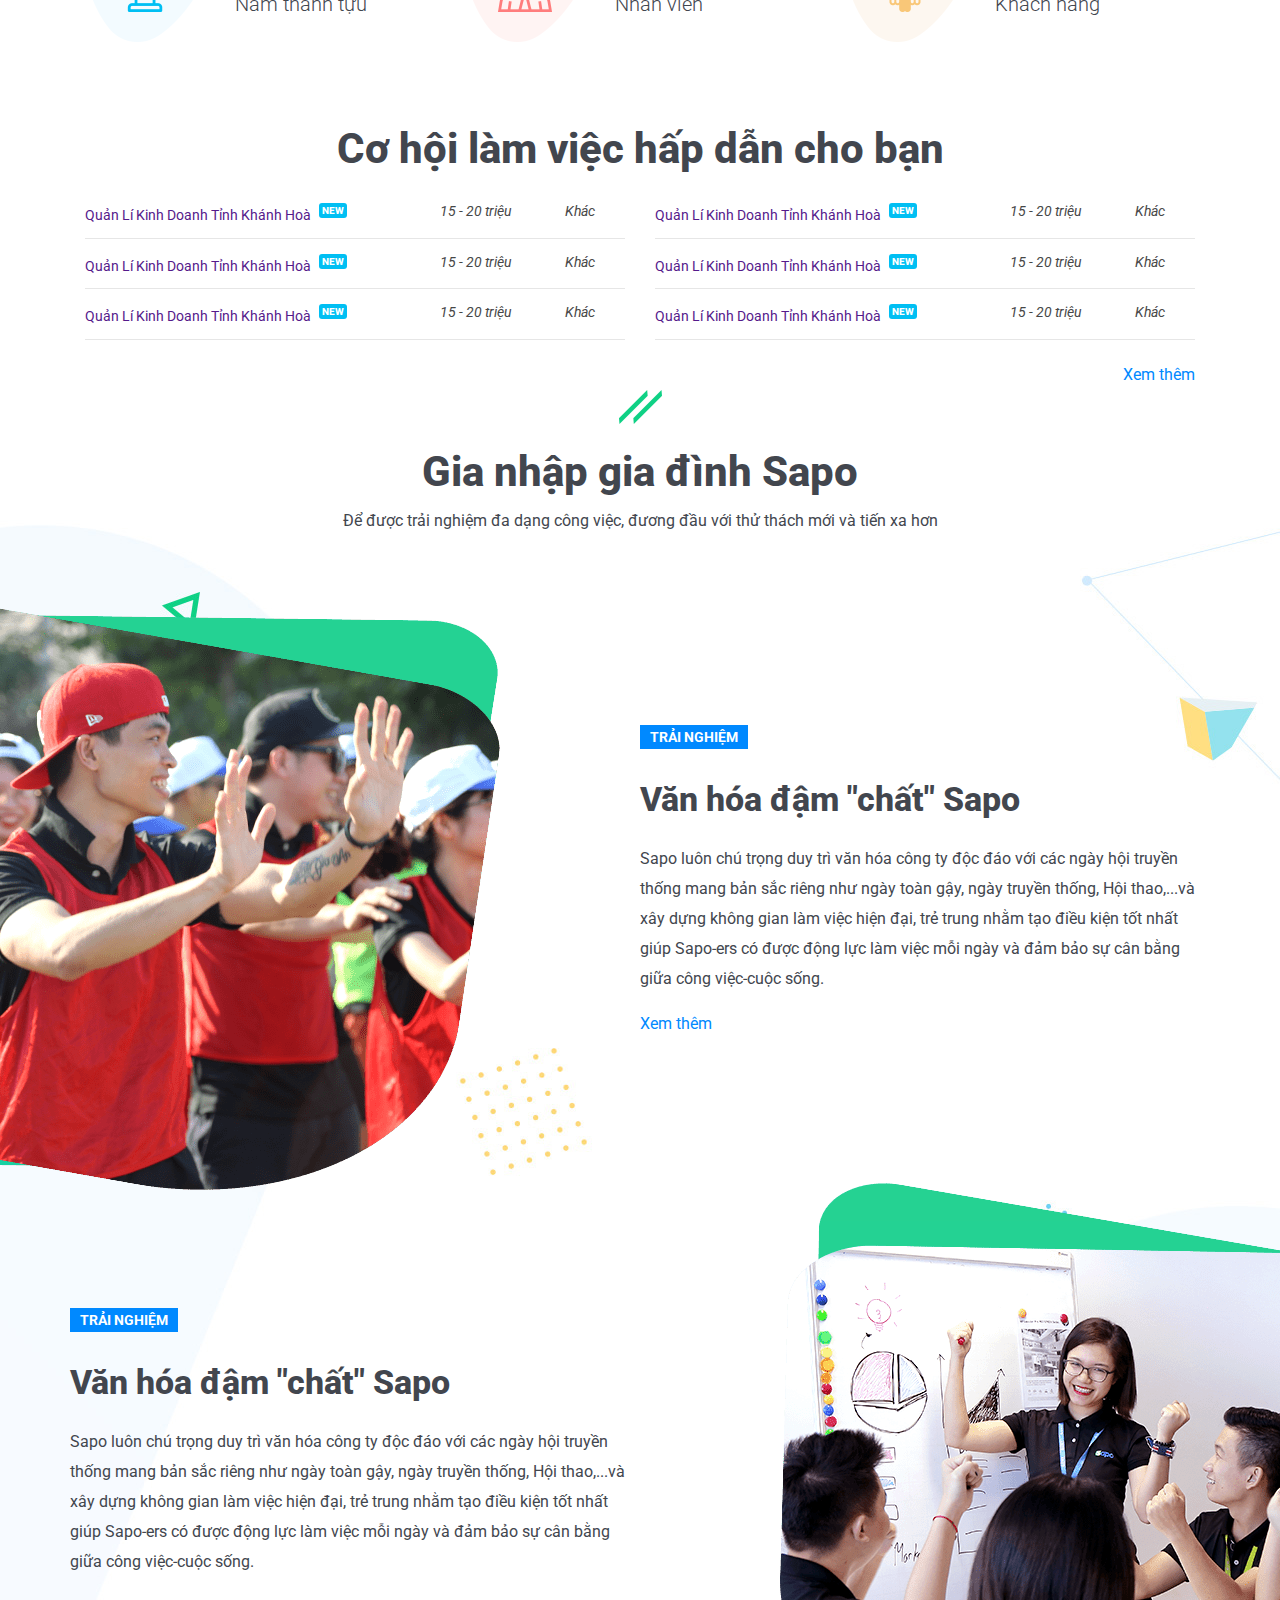
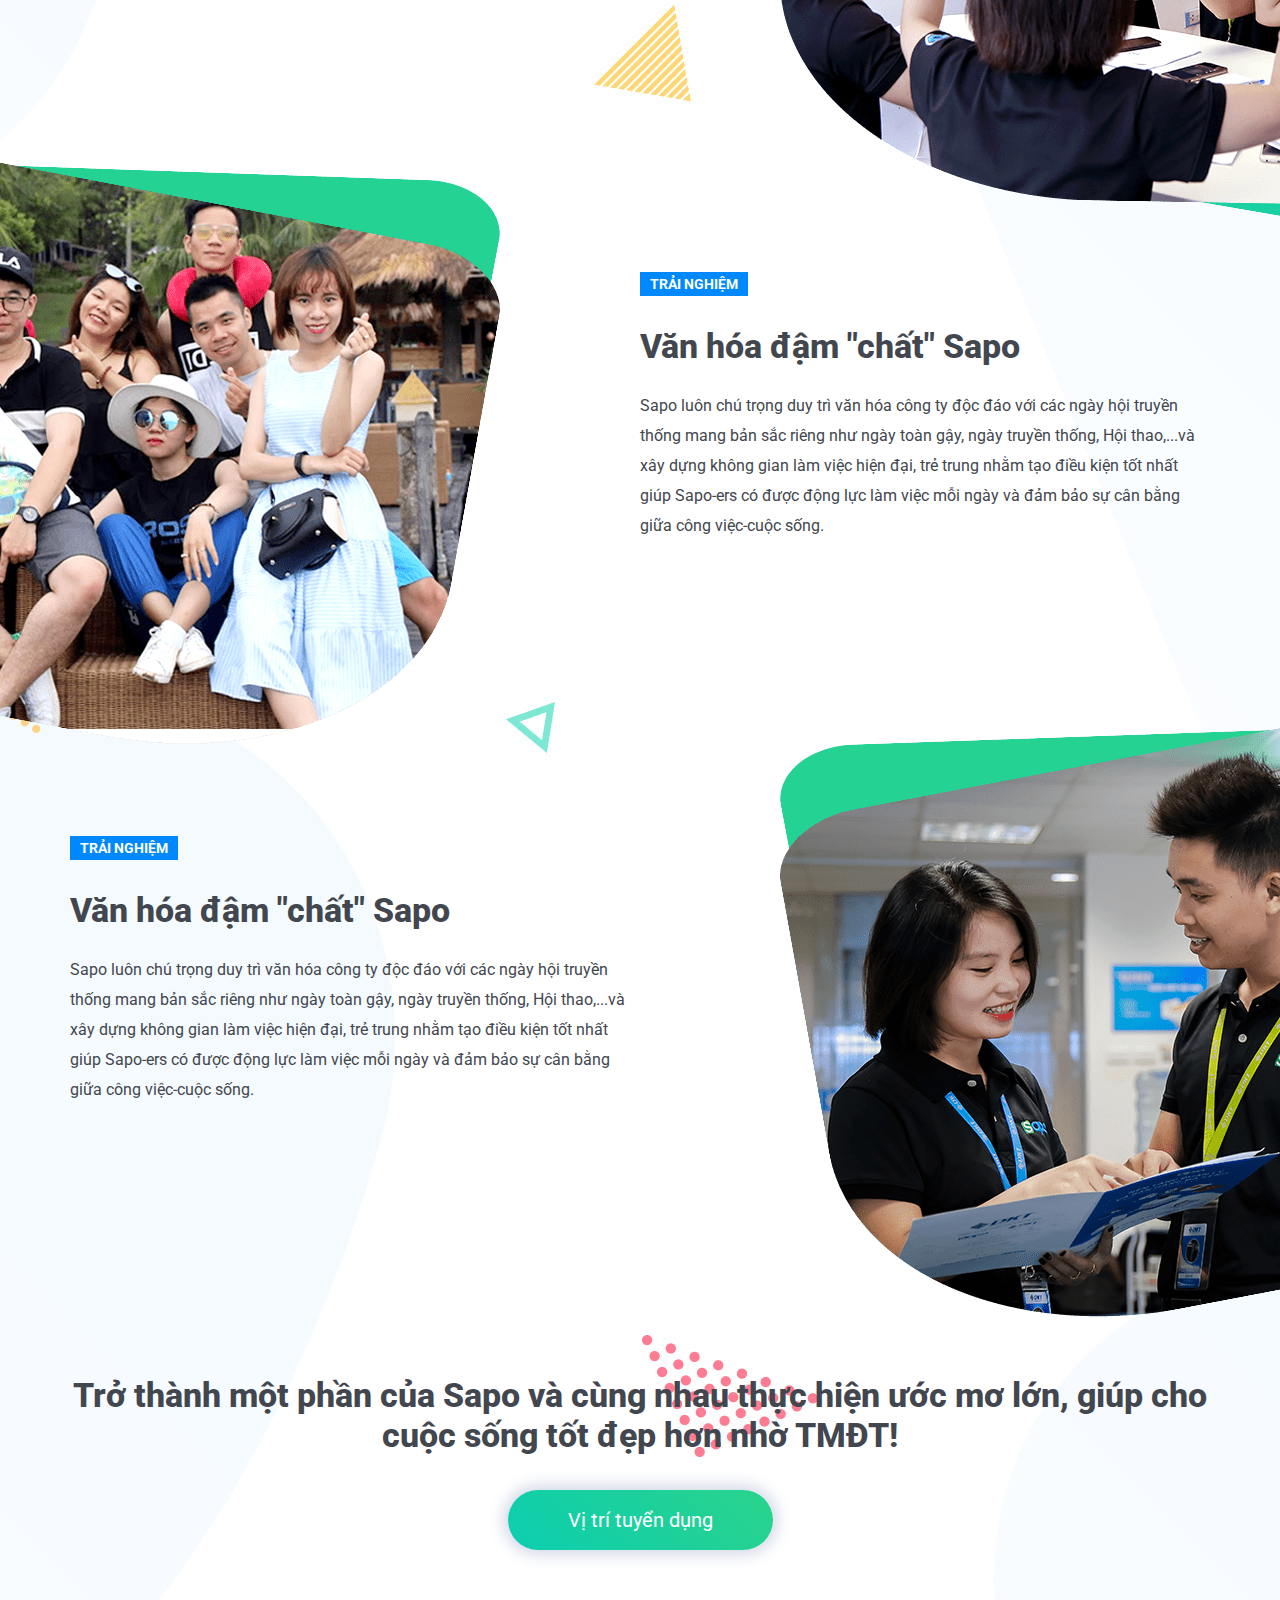
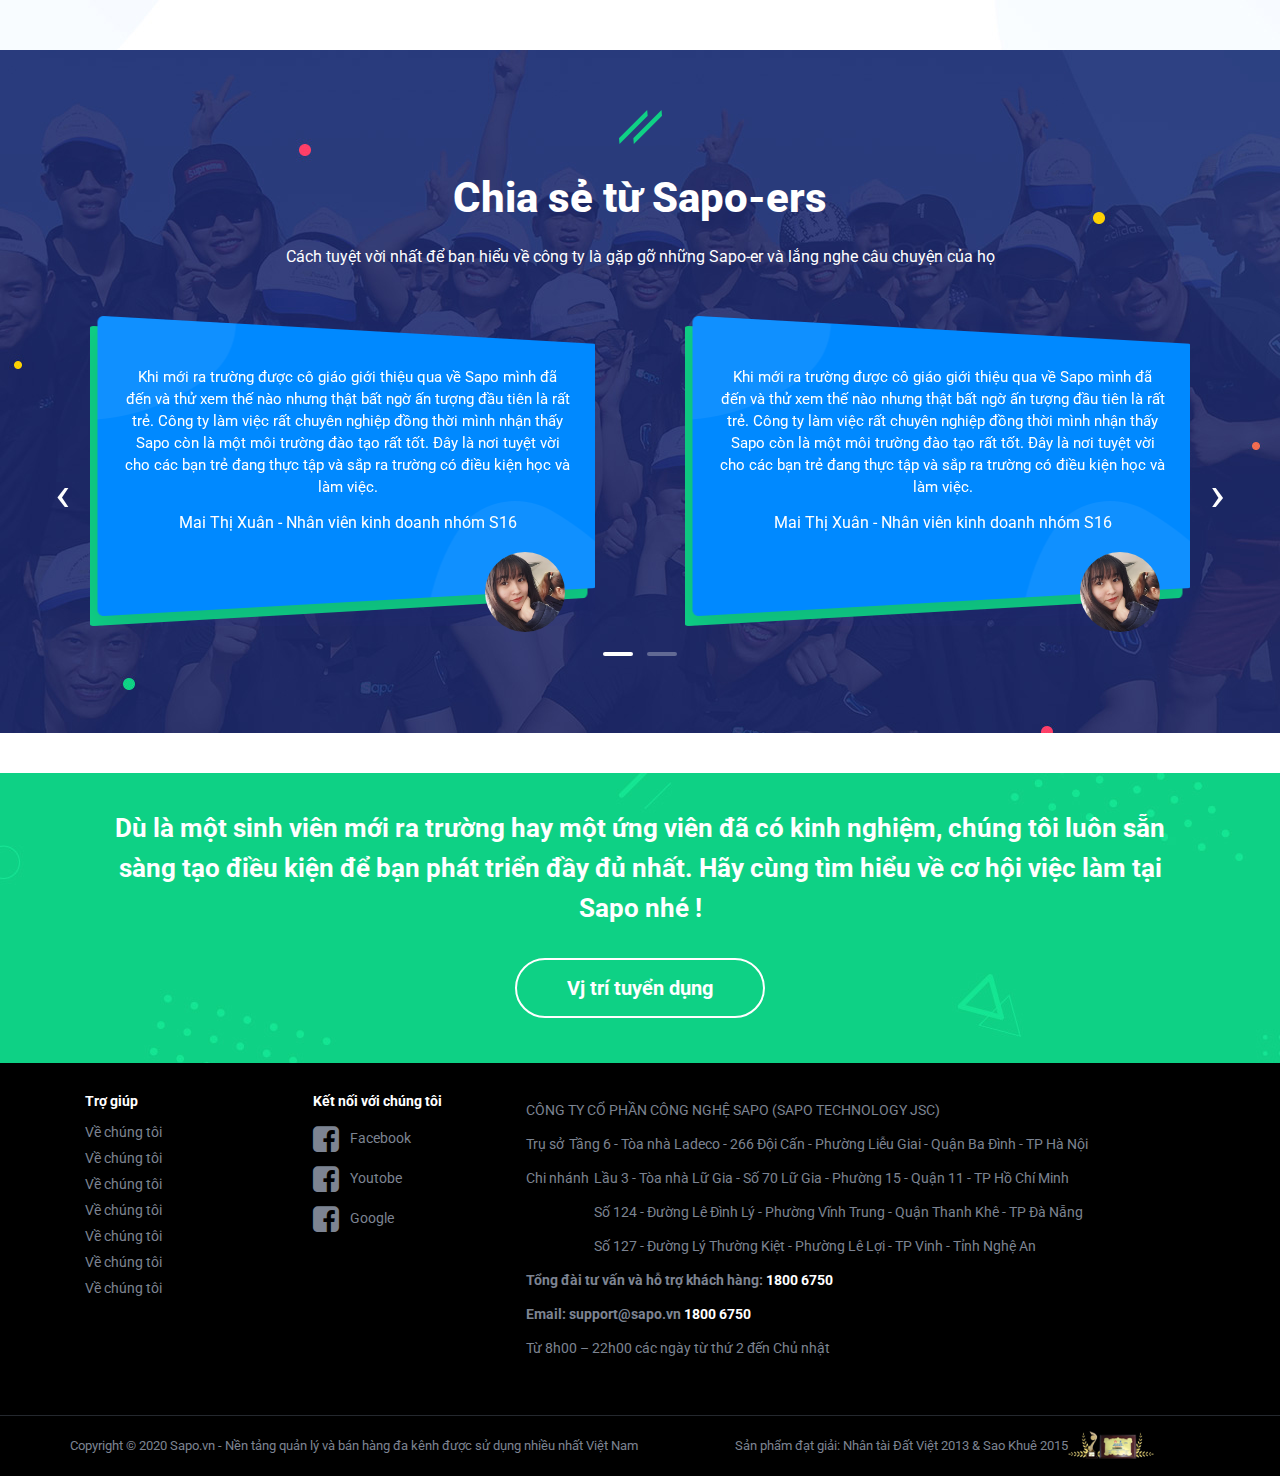
<file: recruitment.html>
<!DOCTYPE html>
<html lang="en">
<head>
    <meta charset="UTF-8">
    <meta name="viewport" content="width=device-width, initial-scale=1.0">
    <link rel="stylesheet" href="assest/css/style.css">
    <link rel="stylesheet" href="assest/css/responsive.css">
    <link rel="stylesheet" href="assest/owlcarousel/assets/owl.carousel.min.css">
    <link rel="stylesheet" href="assest/owlcarousel/assets/owl.theme.default.min.css">
    <link rel="stylesheet" href="https://maxcdn.bootstrapcdn.com/font-awesome/4.7.0/css/font-awesome.min.css">
    <link href="https://fonts.googleapis.com/css2?family=Roboto:wght@100;300;400;500;700;900&display=swap" rel="stylesheet">
    <title>Document</title>
    <script src="https://code.jquery.com/jquery-3.5.1.min.js"></script>
    <script src="assest/owlcarousel/owl.carousel.min.js"></script>
</head>
<body>
    <div class="app">
        <!-- Begin Modal -->
        <div class="modal">
            <div class="navbar__mobile">
                <div class="navbar__mobile-heading">
                    <img src="assest/img/Sapo-logo.svg" alt="">
                    <div class="header__menu-button">
                        <div class="btn--animatinon btn--animatinon-black">
                        </div>
                    </div>
                </div>
                <ul class="navbar__mobile-list">
                    <li class="navbar__mobile-item">
                        <a href="" class="navbar__mobile-link">
                            Tính năng
                        </a>
                    </li>
                    <li class="navbar__mobile-item">
                        <a href="" class="navbar__mobile-link">
                            Bảng giá
                        </a>
                    </li>
                    <li class="navbar__mobile-item">
                        <a href="" class="navbar__mobile-link">
                            Kho giao diện
                        </a>
                    </li>
                    <li class="navbar__mobile-item">
                        <a href="" class="navbar__mobile-link">
                            Kho ứng dụng
                        </a>
                    </li>
                    <li class="navbar__mobile-item">
                        <a href="" class="navbar__mobile-link">
                            Khách hàng
                        </a>
                    </li>
                    <li class="navbar__mobile-item">
                        <a href="" class=" navbar__mobile-button">
                            Dùng thử
                        </a>
                    </li>
                </ul>
                <ul class="navbar__mobile-list">
                    <li class="navbar__mobile-item">
                        <a href="" class="navbar__mobile-link">
                            <span>Sản phẩm khác</span>
                            <i class="fa fa-sort-down"></i>
                        </a>
                        <ul class="mobile__submenu-list">
                            <li class="mobile__submenu-item">
                                <a href="" class="mobile__submenu-link">
                                    <strong>Sapo POS</strong>
                                    <span>Phần mềm quản lý bán hàng</span>
                                </a>
                            </li>
                            <li class="mobile__submenu-item">
                                <a href="" class="mobile__submenu-link">
                                    <strong>Sapo POS</strong>
                                    <span>Phần mềm quản lý bán hàng</span>
                                </a>
                            </li>
                            <li class="mobile__submenu-item">
                                <a href="" class="mobile__submenu-link">
                                    <strong>Sapo POS</strong>
                                    <span>Phần mềm quản lý bán hàng</span>
                                </a>
                            </li>
                            <li class="mobile__submenu-item">
                                <a href="" class="mobile__submenu-link">
                                    <strong>Sapo POS</strong>
                                    <span>Phần mềm quản lý bán hàng</span>
                                </a>
                            </li>
                        </ul>
                    </li>
                    <li class="navbar__mobile-item">
                        <a href="" class="navbar__mobile-link">
                            <span>Thêm</span>
                            <i class="fa fa-sort-down"></i>
                        </a>
                        <ul class="mobile__submenu-list">
                            <li class="mobile__submenu-item">
                                <a href="" class="mobile__submenu-link">
                                    <span>Về chúng tồi</span>
                                </a>
                            </li>
                            <li class="mobile__submenu-item">
                                <a href="" class="mobile__submenu-link">
                                    <span>Phần mềm quản lý bán hàng</span>
                                </a>
                            </li>
                            <li class="mobile__submenu-item">
                                <a href="" class="mobile__submenu-link">
                                    <span>Phần mềm quản lý bán hàng</span>
                                </a>
                            </li>
                            <li class="mobile__submenu-item">
                                <a href="" class="mobile__submenu-link">
                                    <span>Phần mềm quản lý bán hàng</span>
                                </a>
                            </li>
                            <li class="mobile__submenu-item">
                                <a href="" class="mobile__submenu-link">
                                    <span>Phần mềm quản lý bán hàng</span>
                                </a>
                            </li>
                            <li class="mobile__submenu-item">
                                <a href="" class="mobile__submenu-link">
                                    <span>Phần mềm quản lý bán hàng</span>
                                </a>
                            </li>
                        </ul>
                    </li>
                    <li class="navbar__mobile-item">
                        <a href="" class="navbar__mobile-link">
                            Trợ giúp
                        </a>
                    </li>
                    <li class="navbar__mobile-item">
                        <a href="" class="navbar__mobile-link">
                            Đăng nhập
                        </a>
                    </li>
                </ul>
            </div>
        </div>
        <!-- Begin Header -->
        <div class="header header--position">
            <div class="container">
                <div class="header__content">
                    <div class="header__logo">
                        <img src="assest/img/Sapo-logo-white.svg" alt="">
                    </div>
                    <div class="header__menu">
                        <ul class="header__list">
                            <li class="header__item header__item--sudo">
                                <a href="" class="header__link header__link--bold">Sản phẩm
                                    <i class="fa fa-angle-down"></i>
                                </a>
                                <div class="submenu">
                                    <div class="submenu__content">
                                        <ul class="submenu__list">
                                            <li class="submenu__item">
                                                <a href="" class="submenu__link">
                                                    <svg class="icon">
                                                        <use xmlns:xlink="http://www.w3.org/1999/xlink" xlink:href="#icon-sapo-omnichannel"></use>
                                                    </svg>
                                                    <div class="submenu__text">
                                                        <strong>Sapo POS</strong>
                                                        <p>Phần mềm quản lý bán hàng tốt nhất cho cửa hàng &amp; bán online</p>
                                                    </div>
                                                </a>
                                            </li>
                                            <li class="submenu__item">
                                                <a href="" class="submenu__link">
                                                    <svg class="icon">
                                                        <use xmlns:xlink="http://www.w3.org/1999/xlink" xlink:href="#icon-sapo-omnichannel"></use>
                                                    </svg>
                                                    <div class="submenu__text">
                                                        <strong>Sapo POS</strong>
                                                        <p>Phần mềm quản lý bán hàng tốt nhất cho cửa hàng &amp; bán online</p>
                                                    </div>
                                                </a>
                                            </li>
                                            <li class="submenu__item">
                                                <a href="" class="submenu__link">
                                                    <svg class="icon">
                                                        <use xmlns:xlink="http://www.w3.org/1999/xlink" xlink:href="#icon-sapo-omnichannel"></use>
                                                    </svg>
                                                    <div class="submenu__text">
                                                        <strong>Sapo POS</strong>
                                                        <p>Phần mềm quản lý bán hàng tốt nhất cho cửa hàng &amp; bán online</p>
                                                    </div>
                                                </a>
                                            </li>
                                            <li class="submenu__item">
                                                <a href="" class="submenu__link">
                                                    <svg class="icon">
                                                        <use xmlns:xlink="http://www.w3.org/1999/xlink" xlink:href="#icon-sapo-omnichannel"></use>
                                                    </svg>
                                                    <div class="submenu__text">
                                                        <strong>Sapo POS</strong>
                                                        <p>Phần mềm quản lý bán hàng tốt nhất cho cửa hàng &amp; bán online</p>
                                                    </div>
                                                </a>
                                            </li>
                                            <li class="submenu__item">
                                                <a href="" class="submenu__link">
                                                    <svg class="icon">
                                                        <use xmlns:xlink="http://www.w3.org/1999/xlink" xlink:href="#icon-sapo-omnichannel"></use>
                                                    </svg>
                                                    <div class="submenu__text">
                                                        <strong>Sapo POS</strong>
                                                        <p>Phần mềm quản lý bán hàng tốt nhất cho cửa hàng &amp; bán online</p>
                                                    </div>
                                                </a>
                                            </li>
                                            <li class="submenu__item">
                                                <a href="" class="submenu__link">
                                                    <svg class="icon">
                                                        <use xmlns:xlink="http://www.w3.org/1999/xlink" xlink:href="#icon-sapo-omnichannel"></use>
                                                    </svg>
                                                    <div class="submenu__text">
                                                        <strong>Sapo POS</strong>
                                                        <p>Phần mềm quản lý bán hàng tốt nhất cho cửa hàng &amp; bán online</p>
                                                    </div>
                                                </a>
                                            </li>
                                        </ul>
                                    </div>
                                </div>
                            </li>
                            <li class="header__item ">
                                <a href="" class="header__link header__link--bold">
                                    Bảng giá </a>
                            </li>
                            <li class="header__item">
                                <a href="" class="header__link header__link--bold">Khách hàng</a>
                            </li>
                            <li class="header__item header__item--sudo header__sudo">
                                <a href="" class="header__link header__link--bold ">Thêm
                                    <i class="fa fa-angle-down"></i>
                                </a>
                                <div class="dropdown">
                                    <ul class="dropdown__list">
                                        <li class="dropdown__item">
                                            <a href="" class="dropdown__link">
                                                Về chúng tôi
                                            </a>
                                        </li>
                                        <li class="dropdown__item">
                                            <a href="" class="dropdown__link">
                                                Về chúng tôi
                                            </a>
                                        </li>
                                        <li class="dropdown__item">
                                            <a href="" class="dropdown__link">
                                                Về chúng tôi
                                                <span class="badge">New</span>
                                            </a>
                                        </li>
                                        <li class="dropdown__item">
                                            <a href="" class="dropdown__link">
                                                Về chúng tôi
                                            </a>
                                        </li>
                                        <li class="dropdown__item">
                                            <a href="" class="dropdown__link">
                                                Về chúng tôi

                                            </a>
                                        </li>
                                        <li class="dropdown__item">
                                            <a href="" class="dropdown__link">
                                                Về chúng tôi
                                            </a>
                                        </li>
                                    </ul>
                                </div>
                            </li>
                            
                            <li class="header__item ">
                                <a href="" class="header__link header__link--bold">Trợ giúp</a>
                            </li>
                            <li class="header__item">
                                <a href="" class="header__link ">Đăng nhập</a>
                            </li>
                            <li class="header__item header__item--button">
                                <a href="" class="btn btn--header btn__header-bg  ">Vị trí tuyển dụng</a>
                            </li>
                        </ul>
                    </div>
                    <div class="header__button header__button--white">
                        <i class="fa fa-bars"></i>
                    </div>
                </div>
            </div>
        </div>
        <!-- Begin IndexHome -->
        <div class="index-home">
            <!-- Begin Banner -->
            <div class="banner-bg">
                <div class="container">
                    <div class="banner__bg-heading">
                        <h1 class="banner__bg-title">
                            Nơi những người trẻ theo đuổi
                            <br>
                            đam mê & phát triển sự nghiệp
                        </h1>
                        <p class="banner__bg-describle">
                            Gia nhập Sapo và cùng chúng tôi hoàn thành sứ mệnh
                            <br>
                            "Làm cho việc bán hàng trở nên dễ dàng hơn"
                        </p>
                        <a href="" class="banner__bg-button">
                            Vị trí tuyển dụng
                        </a>
                    </div>
                </div>
            </div>
            <!-- Begin Intro -->
            <div class="intro-wrapper">
                <div class="container">
                    <div class="intro__heading">
                        <h2 class="intro__heading-title">
                            Chào mừng bạn đến với Sapo
                        </h2>
                        <p class="intro__heading-describle">
                            Được thành lập ngày 20/08/2008 với sứ mệnh 
                            "Làm cho việc bán hàng trở nên dễ dàng". 
                            Nhờ chiến lược rõ ràng và hướng đi đúng, 
                            Sapo nhanh chóng phát triển và đạt được 
                            những thành công nhất định. Giai đoạn từ 
                            2010 - 2015, chúng tôi liên tục đạt mức 
                            tăng trưởng 300%. Tính đến tháng 1 năm 2019, S
                            apo có hơn 67,000 khách hàng 
                            là các doanh nghiệp, cửa hàng và mục tiêu 
                            sẽ đạt 200,000 khách hàng vào năm 2023.
                        </p>
                        <p class="intro__heading-describle">
                            Để đạt được những mục tiêu này, chúng tôi 
                            cần bạn: những người trẻ tài năng, có đam mê và khát 
                            vọng thành công, cùng chúng tôi giúp cho 
                            cuộc sống tốt đẹp hơn nhờ thương mại điện tử!
                        </p>
                    </div>
                    <div class="intro__content">
                        <div class="intro__img">
                            <div class="intro__img-item">
                                <img src="assest/img/img-intro-1.png" alt="">
                            </div>
                            <div class="intro__img-item">
                                <img src="assest/img/img-intro-2.png" alt="">
                            </div>
                            <div class="intro__img-item">
                                <img src="assest/img/img-intro-3.png" alt="">
                            </div>
                            <div class="intro__img-item">
                                <img src="assest/img/img-intro-4.png" alt="">
                            </div>
                        </div>
                        <div class="intro__achievement">
                            <div class="intro__achievement-item">
                                <div class="intro__icon">
                                    <img src="assest/img/img-intro-5.png" alt="">
                                </div>
                                <div class="intro__info">
                                    <span>10</span>
                                    Năm thành tựu
                                </div>
                            </div>
                            <div class="intro__achievement-item">
                                <div class="intro__icon">
                                    <img src="assest/img/img-intro-6.png" alt="">
                                </div>
                                <div class="intro__info">
                                    <span>500+</span>
                                    Nhân viên
                                </div>
                            </div>
                            <div class="intro__achievement-item">
                                <div class="intro__icon">
                                    <img src="assest/img/img-intro-7.png" alt="">
                                </div>
                                <div class="intro__info">
                                    <span>67,000+</span>
                                    Khách hàng
                                </div>
                            </div>
                        </div>
                        <div class="intro__job">
                            <h2 class="intro__job-title">
                                Cơ hội làm việc hấp dẫn cho bạn
                            </h2>
                            <div class="intro__job-content">
                                <div class="intro__job-item-wrapper">
                                    <div class="intro__job-item">
                                        <a href="" class="intro__job-link">
                                            Quản Lí Kinh Doanh Tỉnh Khánh Hoà
                                            <span>New</span>
                                        </a>
                                        <div class="intro__job-info">
                                            <span class="intro__job-location">
                                                Khác
                                            </span>
                                            <span class="intro__job-price">
                                                15  - 20  triệu
                                            </span>
                                            
                                        </div>
                                    </div>
                                </div>
                                <div class="intro__job-item-wrapper">
                                    <div class="intro__job-item">
                                        <a href="" class="intro__job-link">
                                            Quản Lí Kinh Doanh Tỉnh Khánh Hoà
                                            <span>New</span>
                                        </a>
                                        <div class="intro__job-info">
                                            <span class="intro__job-location">
                                                Khác
                                            </span>
                                            <span class="intro__job-price">
                                                15  - 20  triệu
                                            </span>
                                            
                                        </div>
                                    </div>
                                </div>
                                <div class="intro__job-item-wrapper">
                                    <div class="intro__job-item">
                                        <a href="" class="intro__job-link">
                                            Quản Lí Kinh Doanh Tỉnh Khánh Hoà
                                            <span>New</span>
                                        </a>
                                        <div class="intro__job-info">
                                            <span class="intro__job-location">
                                                Khác
                                            </span>
                                            <span class="intro__job-price">
                                                15  - 20  triệu
                                            </span>
                                            
                                        </div>
                                    </div>
                                </div>
                                <div class="intro__job-item-wrapper">
                                    <div class="intro__job-item">
                                        <a href="" class="intro__job-link">
                                            Quản Lí Kinh Doanh Tỉnh Khánh Hoà
                                            <span>New</span>
                                        </a>
                                        <div class="intro__job-info">
                                            <span class="intro__job-location">
                                                Khác
                                            </span>
                                            <span class="intro__job-price">
                                                15  - 20  triệu
                                            </span>
                                            
                                        </div>
                                    </div>
                                </div>
                                <div class="intro__job-item-wrapper">
                                    <div class="intro__job-item">
                                        <a href="" class="intro__job-link">
                                            Quản Lí Kinh Doanh Tỉnh Khánh Hoà
                                            <span>New</span>
                                        </a>
                                        <div class="intro__job-info">
                                            <span class="intro__job-location">
                                                Khác
                                            </span>
                                            <span class="intro__job-price">
                                                15  - 20  triệu
                                            </span>
                                            
                                        </div>
                                    </div>
                                </div>
                                <div class="intro__job-item-wrapper">
                                    <div class="intro__job-item">
                                        <a href="" class="intro__job-link">
                                            Quản Lí Kinh Doanh Tỉnh Khánh Hoà
                                            <span>New</span>
                                        </a>
                                        <div class="intro__job-info">
                                            <span class="intro__job-location">
                                                Khác
                                            </span>
                                            <span class="intro__job-price">
                                                15  - 20  triệu
                                            </span>
                                            
                                        </div>
                                    </div>
                                </div>
                            </div>
                        </div>
                        <div class="intro__button">
                            <a href="" class="btn btn-more">
                                Xem thêm
                            </a>
                        </div>
                    </div>
                </div>
            </div>
            <div class="experience-wrapper">
                <div class="container">
                    <div class="experience__heading">
                        <h2 class="experience__heading-title">
                            Gia nhập gia đình Sapo
                        </h2>
                        <p class="experience__heading-describle">
                            Để được trải nghiệm đa dạng công việc, đương đầu với thử thách mới và tiến xa hơn
                        </p>
                    </div>
                    <div class="experience__content">
                        <div class="experience__item">
                            <div class="experience__left">
                                <img src="assest/img/img-join-us-1.png" alt="">
                            </div>
                            <div class="experience__right">
                                <span>
                                    Trải nghiệm
                                </span>
                                <h3 class="experience__right-title">
                                    Văn hóa đậm "chất" Sapo
                                </h3>
                                <p class="experience__right-describle">
                                    Sapo luôn chú trọng duy trì văn hóa công ty độc 
                                    đáo với các ngày hội truyền thống mang bản sắc 
                                    riêng như ngày toàn gậy, ngày truyền thống, Hội 
                                    thao,...và xây dựng không gian làm việc hiện đại, 
                                    trẻ trung nhằm tạo điều kiện tốt nhất giúp Sapo-ers có được động lực
                                    làm việc mỗi ngày và đảm bảo sự cân bằng giữa công việc-cuộc sống.
                                </p>
                                <div class="experience__button">
                                    <a href="" class="btn btn-more  btn-more--left">
                                        Xem thêm
                                    </a>
                                </div>
                            </div>
                        </div>
                        <div class="experience__item experience__item--reserve">
                            <div class="experience__left">
                                <img src="assest/img/img-join-us-2.png" alt="">
                            </div>
                            <div class="experience__right">
                                <span>
                                    Trải nghiệm
                                </span>
                                <h3 class="experience__right-title">
                                    Văn hóa đậm "chất" Sapo
                                </h3>
                                <p class="experience__right-describle">
                                    Sapo luôn chú trọng duy trì văn hóa công ty độc 
                                    đáo với các ngày hội truyền thống mang bản sắc 
                                    riêng như ngày toàn gậy, ngày truyền thống, Hội 
                                    thao,...và xây dựng không gian làm việc hiện đại, 
                                    trẻ trung nhằm tạo điều kiện tốt nhất giúp Sapo-ers có được động lực
                                    làm việc mỗi ngày và đảm bảo sự cân bằng giữa công việc-cuộc sống.
                                </p>
                            </div>
                        </div>
                        <div class="experience__item">
                            <div class="experience__left">
                                <img src="assest/img/img-join-us-3.png" alt="">
                            </div>
                            <div class="experience__right">
                                <span>
                                    Trải nghiệm
                                </span>
                                <h3 class="experience__right-title">
                                    Văn hóa đậm "chất" Sapo
                                </h3>
                                <p class="experience__right-describle">
                                    Sapo luôn chú trọng duy trì văn hóa công ty độc 
                                    đáo với các ngày hội truyền thống mang bản sắc 
                                    riêng như ngày toàn gậy, ngày truyền thống, Hội 
                                    thao,...và xây dựng không gian làm việc hiện đại, 
                                    trẻ trung nhằm tạo điều kiện tốt nhất giúp Sapo-ers có được động lực
                                    làm việc mỗi ngày và đảm bảo sự cân bằng giữa công việc-cuộc sống.
                                </p>
                            </div>
                        </div>
                        <div class="experience__item experience__item--reserve">
                            <div class="experience__left">
                                <img src="assest/img/img-join-us-4.png" alt="">
                            </div>
                            <div class="experience__right">
                                <span>
                                    Trải nghiệm
                                </span>
                                <h3 class="experience__right-title">
                                    Văn hóa đậm "chất" Sapo
                                </h3>
                                <p class="experience__right-describle">
                                    Sapo luôn chú trọng duy trì văn hóa công ty độc 
                                    đáo với các ngày hội truyền thống mang bản sắc 
                                    riêng như ngày toàn gậy, ngày truyền thống, Hội 
                                    thao,...và xây dựng không gian làm việc hiện đại, 
                                    trẻ trung nhằm tạo điều kiện tốt nhất giúp Sapo-ers có được động lực
                                    làm việc mỗi ngày và đảm bảo sự cân bằng giữa công việc-cuộc sống.
                                </p>
                            </div>
                        </div>
                    </div>
                    <div class="experience__footer">
                        <h2 class="experience__footer-title">
                            Trở thành một phần của Sapo và cùng nhau thực hiện ước mơ lớn,
                        giúp cho cuộc sống tốt đẹp hơn nhờ TMĐT!
                        </h2>
                        <a href="" class="btn btn--experience">
                            Vị trí tuyển dụng
                        </a>
                        
                    </div>
                </div>
            </div>
        </div>
        <!-- Begin Recruitment -->
        <div class="recruitment-slider">
            <div class="container">
                <div class="recruitment__slider-heading">
                    <h2 class="recruitment__slider-title">
                        Chia sẻ từ Sapo-ers
                    </h2>
                    <p class="recruitment__slider-describle">
                        Cách tuyệt vời nhất để bạn hiểu về công ty là gặp gỡ những Sapo-er và lắng nghe câu chuyện của họ
                    </p>
                </div>

                <div class="recruitment__slider-content">
                    <div class="owl-carousel owl-carousel5 owl-theme">
                        <div class="item">
                            <div class="recruitment__slider-item">
                                <p>
                                    Khi mới ra trường được cô giáo giới thiệu qua về Sapo 
                                    mình đã đến và thử xem thế nào nhưng thật bất ngờ ấn 
                                    tượng đầu tiên là rất trẻ. Công ty làm việc rất chuyên 
                                    nghiệp đồng thời mình nhận thấy Sapo còn là một môi 
                                    trường đào tạo rất tốt. Đây là nơi 
                                    tuyệt vời cho các bạn trẻ đang thực tập 
                                    và sắp ra trường có điều kiện học và làm việc.
                                </p>
                                <div class="author">
                                    <span>                                       
                                        Mai Thị Xuân
                                    </span>
                                    - Nhân viên kinh doanh nhóm S16
                                </div>
                                <div class="recruitment__avatar">
                                    <img src="assest/img/xuanmt.jpg" alt="">
                                </div>
                            </div>
                        </div>
                        <div class="item">
                            <div class="recruitment__slider-item">
                                <p>
                                    Khi mới ra trường được cô giáo giới thiệu qua về Sapo 
                                    mình đã đến và thử xem thế nào nhưng thật bất ngờ ấn 
                                    tượng đầu tiên là rất trẻ. Công ty làm việc rất chuyên 
                                    nghiệp đồng thời mình nhận thấy Sapo còn là một môi 
                                    trường đào tạo rất tốt. Đây là nơi 
                                    tuyệt vời cho các bạn trẻ đang thực tập 
                                    và sắp ra trường có điều kiện học và làm việc.
                                </p>
                                <div class="author">
                                    <span>                                       
                                        Mai Thị Xuân
                                    </span>
                                    - Nhân viên kinh doanh nhóm S16
                                </div>
                                <div class="recruitment__avatar">
                                    <img src="assest/img/xuanmt.jpg" alt="">
                                </div>
                            </div>
                        </div>
                        <div class="item">
                            <div class="recruitment__slider-item">
                                <p>
                                    Khi mới ra trường được cô giáo giới thiệu qua về Sapo 
                                    mình đã đến và thử xem thế nào nhưng thật bất ngờ ấn 
                                    tượng đầu tiên là rất trẻ. Công ty làm việc rất chuyên 
                                    nghiệp đồng thời mình nhận thấy Sapo còn là một môi 
                                    trường đào tạo rất tốt. Đây là nơi 
                                    tuyệt vời cho các bạn trẻ đang thực tập 
                                    và sắp ra trường có điều kiện học và làm việc.
                                </p>
                                <div class="author">
                                    <span>                                       
                                        Mai Thị Xuân
                                    </span>
                                    - Nhân viên kinh doanh nhóm S16
                                </div>
                                <div class="recruitment__avatar">
                                    <img src="assest/img/xuanmt.jpg" alt="">
                                </div>
                            </div>
                        </div>
                        <div class="item">
                            <div class="recruitment__slider-item">
                                <p>
                                    Khi mới ra trường được cô giáo giới thiệu qua về Sapo 
                                    mình đã đến và thử xem thế nào nhưng thật bất ngờ ấn 
                                    tượng đầu tiên là rất trẻ. Công ty làm việc rất chuyên 
                                    nghiệp đồng thời mình nhận thấy Sapo còn là một môi 
                                    trường đào tạo rất tốt. Đây là nơi 
                                    tuyệt vời cho các bạn trẻ đang thực tập 
                                    và sắp ra trường có điều kiện học và làm việc.
                                </p>
                                <div class="author">
                                    <span>                                       
                                        Mai Thị Xuân
                                    </span>
                                    - Nhân viên kinh doanh nhóm S16
                                </div>
                                <div class="recruitment__avatar">
                                    <img src="assest/img/xuanmt.jpg" alt="">
                                </div>
                            </div>
                        </div>
                    </div>
                </div>
            </div>
        </div>
        <!-- Begin Footer Form -->
        <div class="footer-form footer-form--bg footer-form--gray ">
            <div class="container">
                <div class="form form--width">
                    <div class="form__heading">
                        <h3 class="form__title">
                            Dù là một sinh viên mới ra trường hay một ứng viên đã có kinh nghiệm,
                            chúng tôi luôn sẵn sàng tạo điều kiện để bạn phát triển đầy đủ nhất. Hãy cùng tìm hiểu
                            về cơ hội việc làm tại Sapo nhé !
                        </h3>
                    </div>
                    <div class="form__content">
                        <input class="none" placeholder="Nhập tên cửa hàng/doanh nghiệp của bạn" type="text" class="form__input">
                        <a href="" class="btn btn--register">
                            Vj trí tuyển dụng
                        </a>
                    </div>
                </div>
            </div>
        </div>
        <!-- Begin Footer -->
        <div class="footer-wrapper footer-wrapper--padding">
            <div class="form-wrapper">
                <div class="container">     
                    <div class="footer__content ">
                        <div class="footer__item">
                            <ul class="footer-list">
                                <li class="footer-item">
                                    <span>Trợ giúp</span>
                                </li>
                                <li class="footer-item">
                                    <a href="" class="footer-link">
                                        Về chúng tôi
                                    </a>
                                </li>
                                <li class="footer-item">
                                    <a href="" class="footer-link">
                                        Về chúng tôi
                                    </a>
                                </li>
                                <li class="footer-item">
                                    <a href="" class="footer-link">
                                        Về chúng tôi
                                    </a>
                                </li>
                                <li class="footer-item">
                                    <a href="" class="footer-link">
                                        Về chúng tôi
                                    </a>
                                </li>
                                <li class="footer-item">
                                    <a href="" class="footer-link">
                                        Về chúng tôi
                                    </a>
                                </li>
                                <li class="footer-item">
                                    <a href="" class="footer-link">
                                        Về chúng tôi
                                    </a>
                                </li>
                                <li class="footer-item">
                                    <a href="" class="footer-link">
                                        Về chúng tôi
                                    </a>
                                </li>
                            </ul>
                        </div>
                        <div class="footer__item">
                            <ul class="footer-list">
                                <li class="footer-item">
                                    <span>Kết nối với chúng tôi</span>
                                </li>
                                <li class="footer-item">
                                    <a href="" class="footer-link">
                                        <i class="fa fa-facebook-square"></i> Facebook
                                    </a>
                                </li>
                                <li class="footer-item">
                                    <a href="" class="footer-link">
                                        <i class="fa fa-facebook-square"></i> Youtobe
                                    </a>
                                </li>
                                <li class="footer-item">
                                    <a href="" class="footer-link">
                                        <i class="fa fa-facebook-square"></i> Google
                                    </a>
                                </li>
                            </ul>
                        </div>
                        <div class="footer__contact">
                            <div class="footer__text">
                                <p>CÔNG TY CỔ PHẦN CÔNG NGHỆ SAPO (SAPO TECHNOLOGY JSC)</p>
                                <div>
                                    <span>Trụ sở </span><p> Tầng 6 - Tòa nhà Ladeco - 266 Đội Cấn - Phường Liễu Giai - Quận Ba Đình - TP Hà Nội</p>
                                </div>
                                <div>
                                    <span>Chi nhánh</span><p>  Lầu 3 - Tòa nhà Lữ Gia - Số 70 Lữ Gia - Phường 15 - Quận 11 - TP Hồ Chí Minh</p>
                                </div>
                                <div>
                                    <span class="none">Chi nhánh</span><p>Số 124 - Đường Lê Đình Lý - Phường Vĩnh Trung - Quận Thanh Khê - TP Đà Nẵng</p>
                                </div>
                                <div>
                                    <span class="none">Chi nhánh</span><p>Số 127 - Đường Lý Thường Kiệt - Phường Lê Lợi - TP Vinh - Tỉnh Nghệ An</p>
                                </div>
                                <p>
                                    <strong>Tổng đài tư vấn và hỗ trợ khách hàng: </strong>
                                    <b>1800 6750</b>
                                </p>
                                <p>
                                    <strong>Email: support@sapo.vn </strong>
                                    <b>1800 6750</b>
                                </p>
                                <p>
                                    Từ 8h00 – 22h00 các ngày từ thứ 2 đến Chủ nhật
                                </p>
                            </div>
                        </div>
                        
                    </div>
                </div>
            </div>
        </div>
        <!-- Begin Copyright -->
        <div class="copyright-wrapper">
            <div class="container container--none">
                <div class="copyright__content">
                    <div class="copyright__left">
                        <p>
                            <span>Copyright © 2020</span>
                            <a href="">Sapo.vn</a>
                            - Nền tảng quản lý và bán hàng đa kênh được sử dụng nhiều nhất Việt Nam
                        </p>
                    </div>
                    <div class="copyright__right">
                        <span>
                            Sản phẩm đạt giải: Nhân tài Đất Việt 2013 & Sao Khuê 2015
                        </span>
                        <img src="assest/img/icon-cup.png" alt="">
                    </div>
                </div>
            </div>
        </div>
        <!-- Begin BtnScroll -->
        <div class="btnScroll">
            <img src="assest/img/totop.png" alt="">
        </div>
        <!-- Begin ModalRegister -->
        <div class="modal-register">
            <div class="modal-wrapper">
                <div class="modal__register-content">
                    <h2>
                        Dùng thử website bán hàng Sapo Web
                    </h2>
                    <p>
                        Miễn phí 15 ngày với đầy đủ tính năng
                    </p>
                    <form action="" class="form-register">
                        <div class="form-group">
                            <input type="text" class="form-input">
                            <label for="">Tên cửa hàng của bạn</label>
                        </div>
                        <div class="form-two">
                            <div class="form-group form-group--width">
                                <input type="text" class="form-input">
                                <label for="">Tên cửa hàng của bạn</label>
                            </div>
                            <div class="form-group form-group--width">
                                <input type="text" class="form-input">
                                <label for="">Tên cửa hàng của bạn</label>
                            </div>
                        </div>
                        <div class="form-group">
                            <input type="text" class="form-input">
                            <label for="">Mật khẩu đăng nhập cửa hàng của bạn</label>
                        </div>
                    </form>
                    <div class="modal__button">
                        <button>
                            Đăng ký dùng thử
                        </button>
                    </div>
                    <span class="modal-title">
                        Hoặc đăng ký nhanh bằng tài khoản
                    </span>
                    <div class="modal__social">
                        <a href="">
                            <img src="assest/img/svg_sociallogin_fb_new.svg" alt="">
                        </a>
                        <a href="">
                            <img src="assest/img/svg_sociallogin_gg_new.svg" alt="">
                        </a>
                    </div>
                </div>
                <div class="modal__img">
                    <img src="assest/img/roof-store.png" alt="">
                </div>
            </div>
            <div class="modal-close">
                <i class="fa fa-times"></i>
            </div>
        </div>
    </div>
    <script>
        $('.owl-carousel5').owlCarousel({
            loop:true,
            margin:50,
            nav:true,
            responsive:{
                0:{
                    items:1
                },
                600:{
                    items:3
                },
                1000:{
                    items:2
                }
            }
        })
    </script>
    <script src="assest/js/main.js"></script>
</body>
</html>
</file>
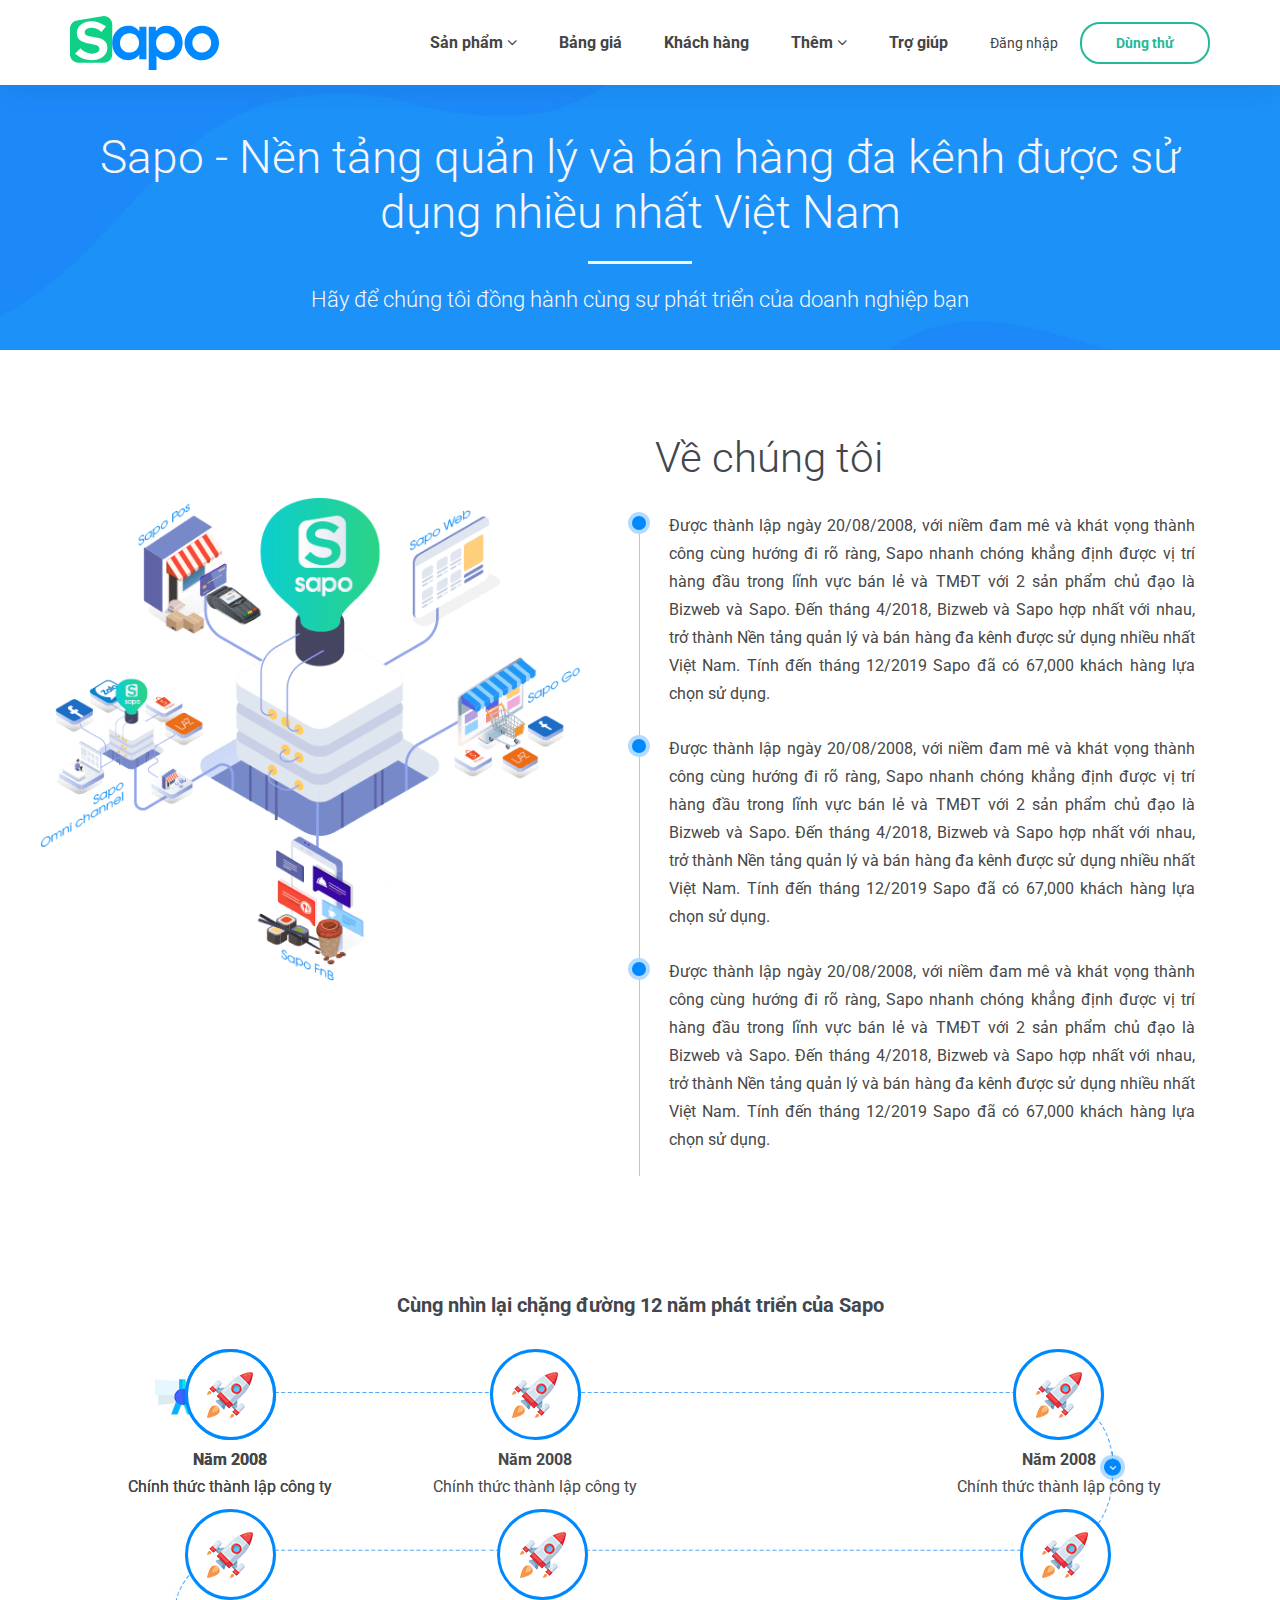
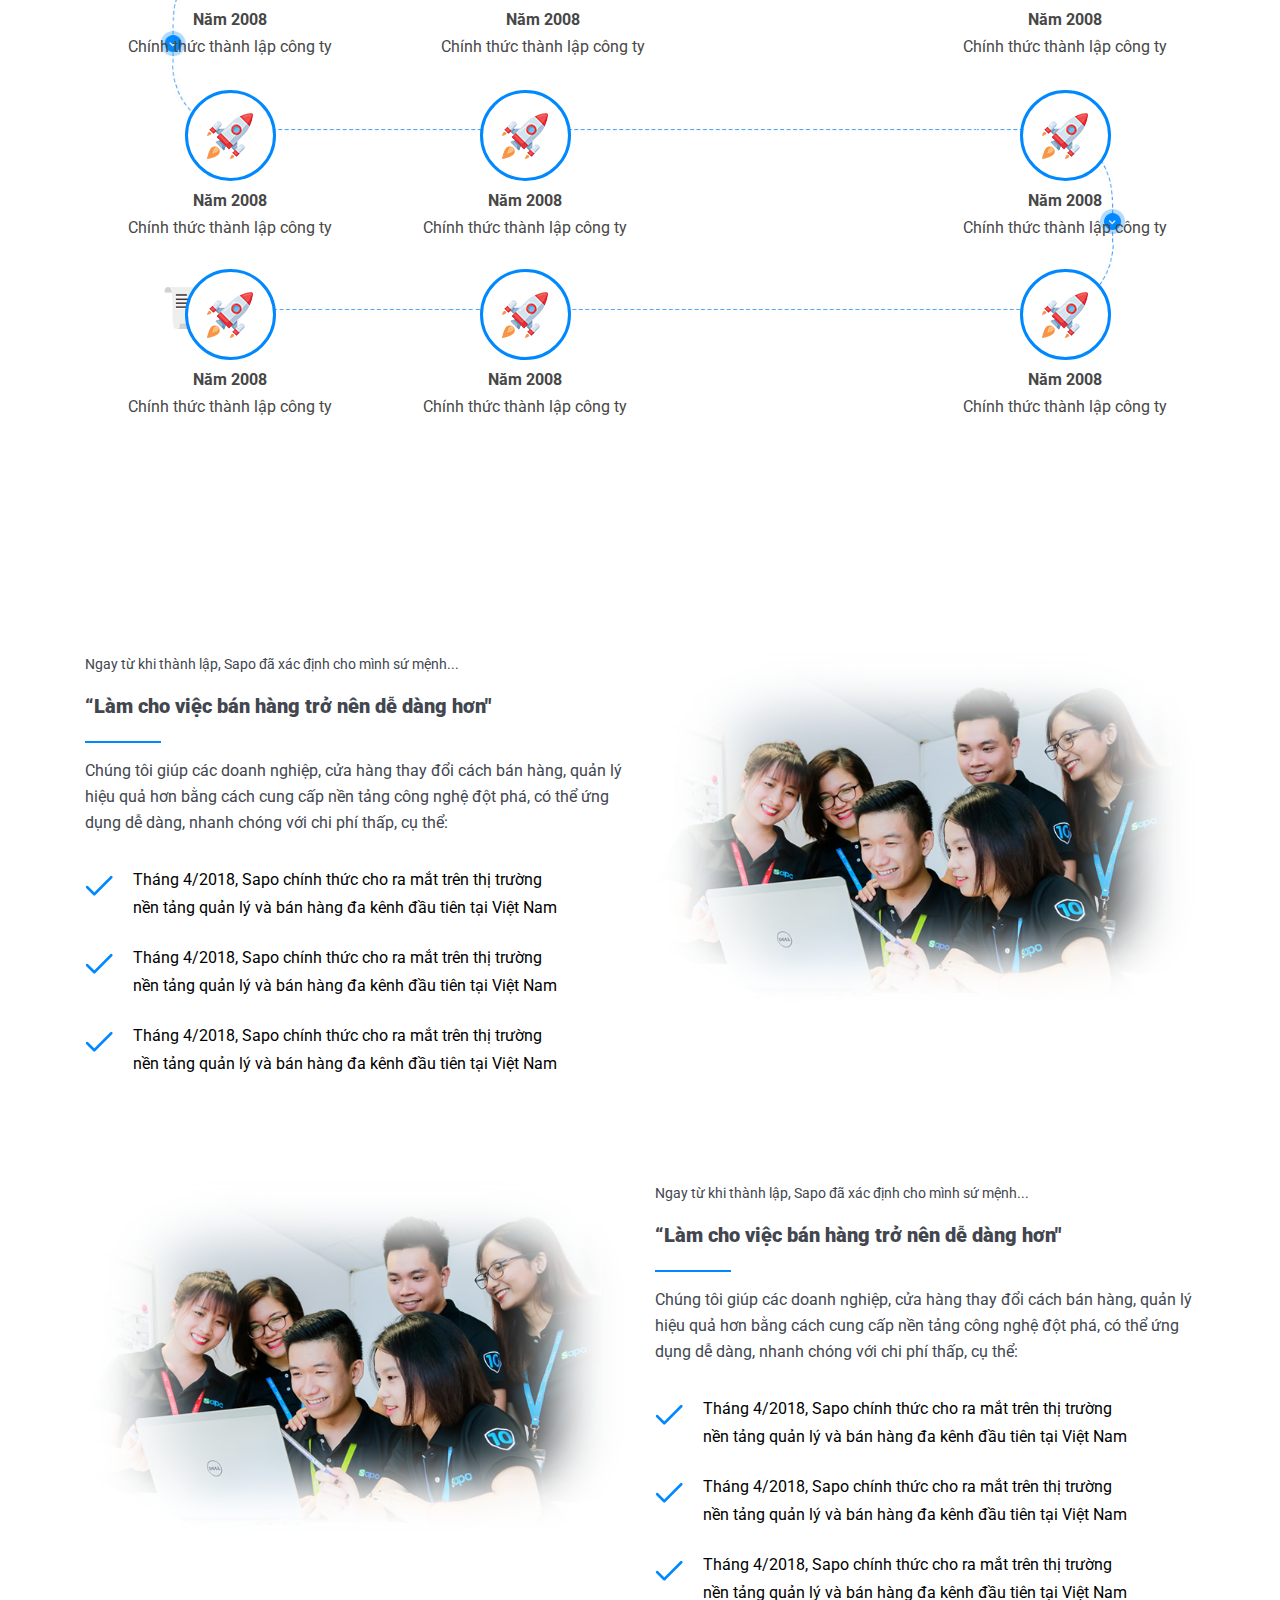
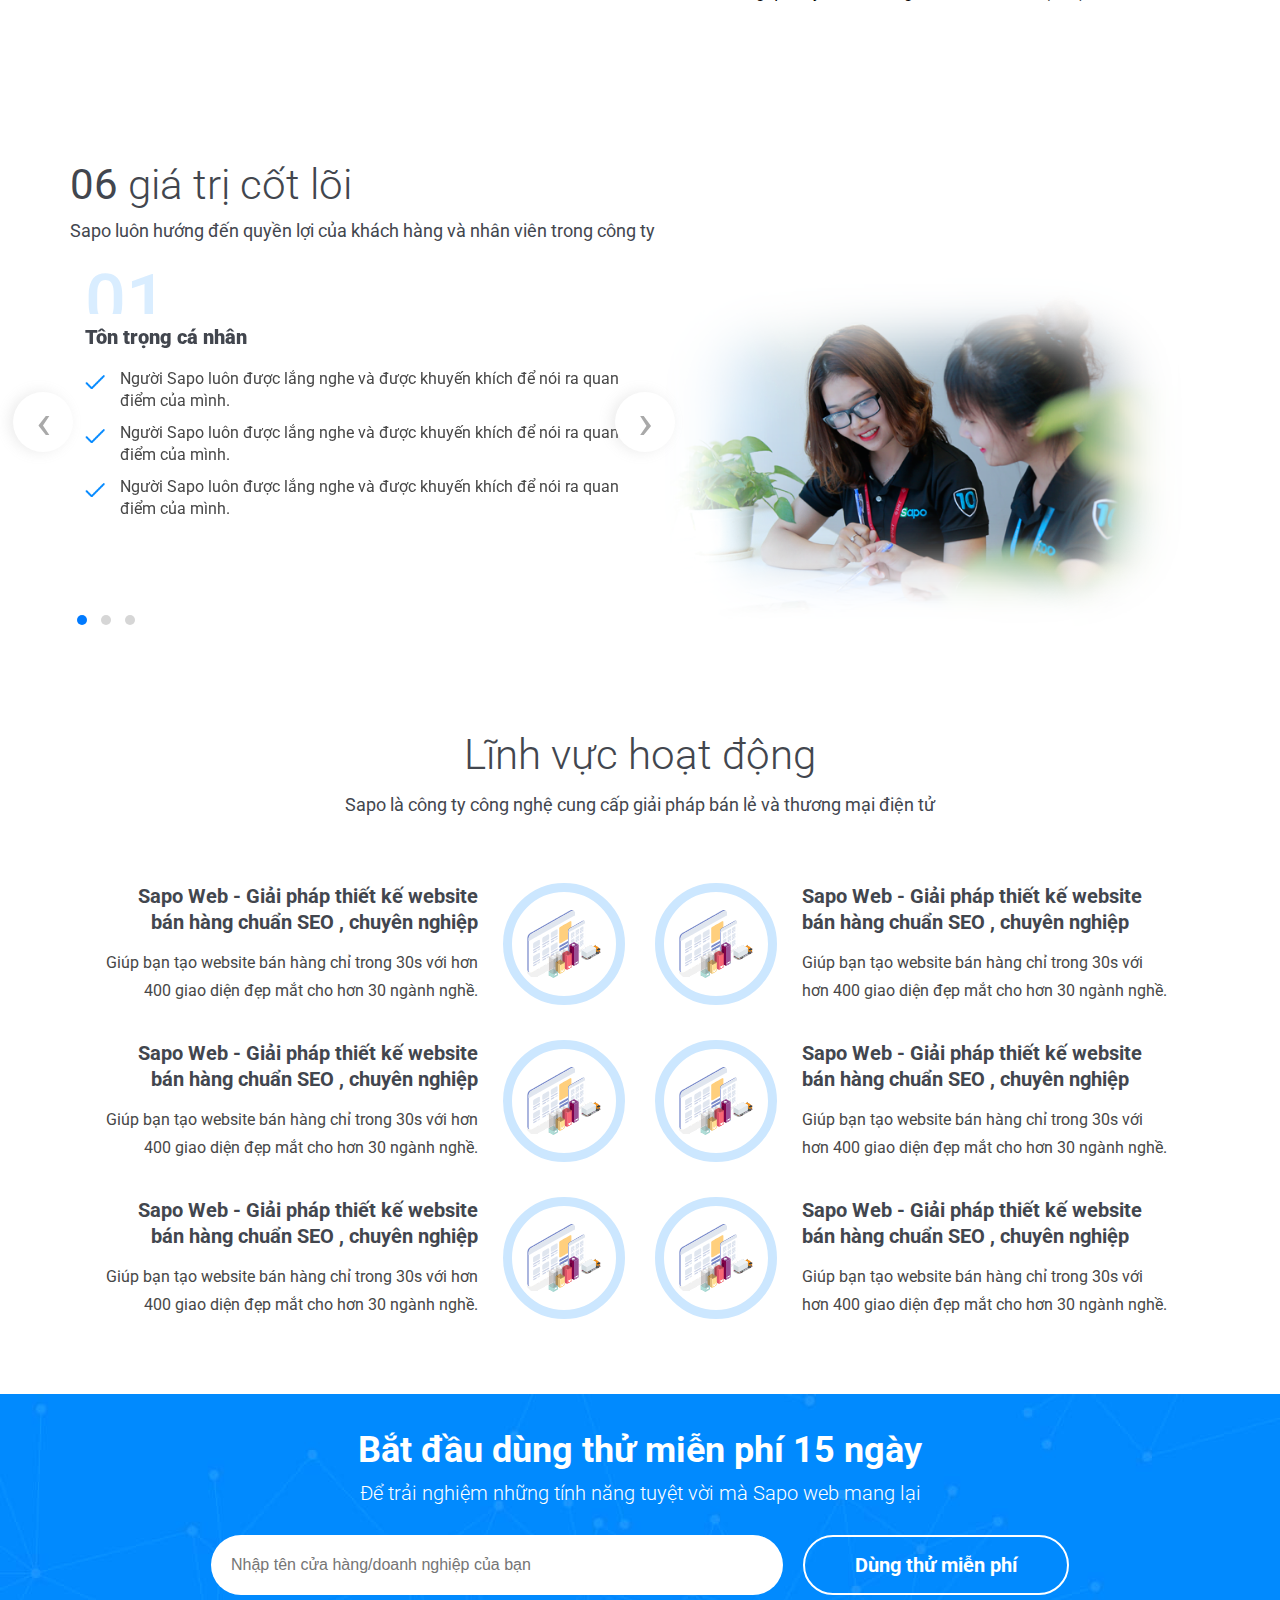
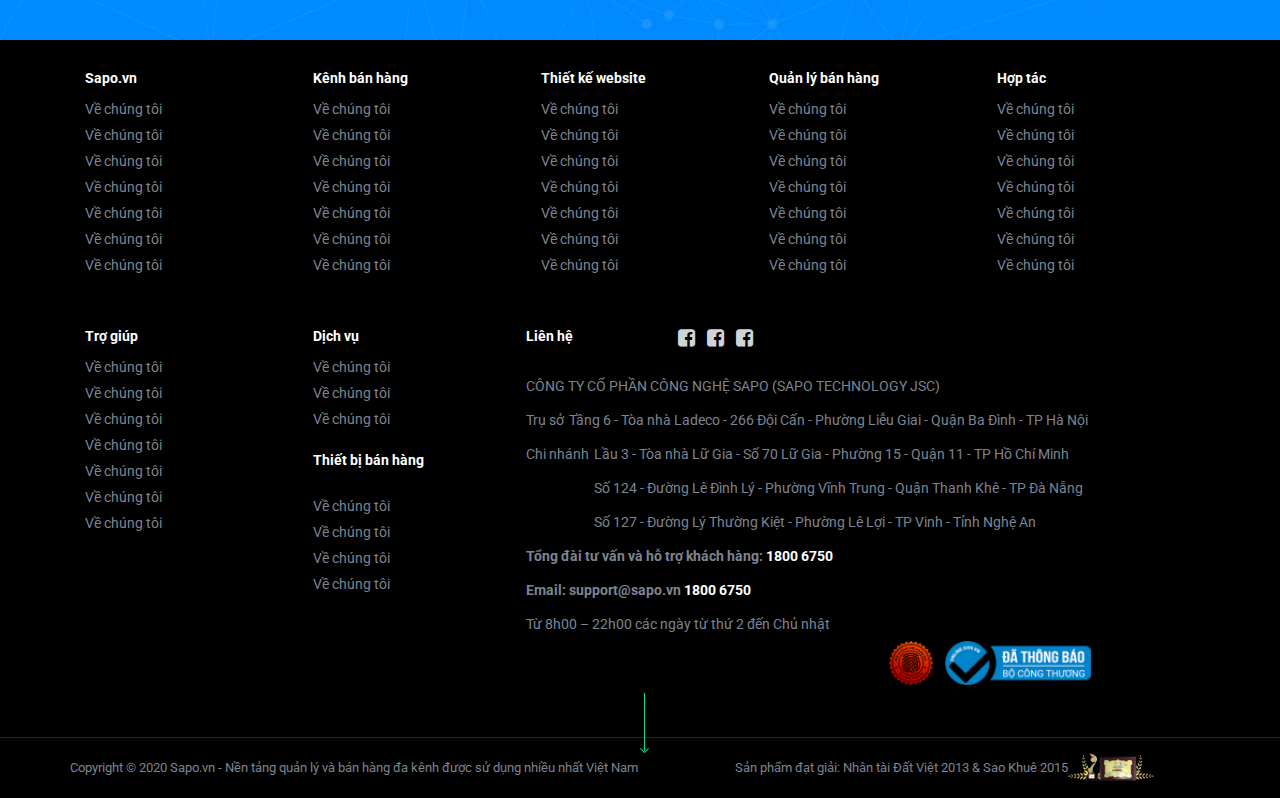
<file: sapo.html>
<!DOCTYPE html>
<html lang="en">
<head>
    <meta charset="UTF-8">
    <meta name="viewport" content="width=device-width, initial-scale=1.0">
    <link rel="stylesheet" href="assest/css/style.css">
    <link rel="stylesheet" href="assest/css/responsive.css">
    <link rel="stylesheet" href="assest/owlcarousel/assets/owl.carousel.min.css">
    <link rel="stylesheet" href="assest/owlcarousel/assets/owl.theme.default.min.css">
    <link rel="stylesheet" href="https://maxcdn.bootstrapcdn.com/font-awesome/4.7.0/css/font-awesome.min.css">
    <link href="https://fonts.googleapis.com/css2?family=Roboto:wght@100;300;400;500;700;900&display=swap" rel="stylesheet">
    <title>Document</title>
    <script src="https://code.jquery.com/jquery-3.5.1.min.js"></script>
    <script src="assest/owlcarousel/owl.carousel.min.js"></script>
</head>
<body>
    <div class="app">
        <!-- Begin Modal -->
        <div class="modal">
            <div class="navbar__mobile">
                <div class="navbar__mobile-heading">
                    <img src="assest/img/Sapo-logo.svg" alt="">
                    <div class="header__menu-button">
                        <div class="btn--animatinon btn--animatinon-black">
                        </div>
                    </div>
                </div>
                <ul class="navbar__mobile-list">
                    <li class="navbar__mobile-item">
                        <a href="" class="navbar__mobile-link">
                            Tính năng
                        </a>
                    </li>
                    <li class="navbar__mobile-item">
                        <a href="" class="navbar__mobile-link">
                            Bảng giá
                        </a>
                    </li>
                    <li class="navbar__mobile-item">
                        <a href="" class="navbar__mobile-link">
                            Kho giao diện
                        </a>
                    </li>
                    <li class="navbar__mobile-item">
                        <a href="" class="navbar__mobile-link">
                            Kho ứng dụng
                        </a>
                    </li>
                    <li class="navbar__mobile-item">
                        <a href="" class="navbar__mobile-link">
                            Khách hàng
                        </a>
                    </li>
                    <li class="navbar__mobile-item">
                        <a href="" class=" navbar__mobile-button">
                            Dùng thử
                        </a>
                    </li>
                </ul>
                <ul class="navbar__mobile-list">
                    <li class="navbar__mobile-item">
                        <a href="" class="navbar__mobile-link">
                            <span>Sản phẩm khác</span>
                            <i class="fa fa-sort-down"></i>
                        </a>
                        <ul class="mobile__submenu-list">
                            <li class="mobile__submenu-item">
                                <a href="" class="mobile__submenu-link">
                                    <strong>Sapo POS</strong>
                                    <span>Phần mềm quản lý bán hàng</span>
                                </a>
                            </li>
                            <li class="mobile__submenu-item">
                                <a href="" class="mobile__submenu-link">
                                    <strong>Sapo POS</strong>
                                    <span>Phần mềm quản lý bán hàng</span>
                                </a>
                            </li>
                            <li class="mobile__submenu-item">
                                <a href="" class="mobile__submenu-link">
                                    <strong>Sapo POS</strong>
                                    <span>Phần mềm quản lý bán hàng</span>
                                </a>
                            </li>
                            <li class="mobile__submenu-item">
                                <a href="" class="mobile__submenu-link">
                                    <strong>Sapo POS</strong>
                                    <span>Phần mềm quản lý bán hàng</span>
                                </a>
                            </li>
                        </ul>
                    </li>
                    <li class="navbar__mobile-item">
                        <a href="" class="navbar__mobile-link">
                            <span>Thêm</span>
                            <i class="fa fa-sort-down"></i>
                        </a>
                        <ul class="mobile__submenu-list">
                            <li class="mobile__submenu-item">
                                <a href="" class="mobile__submenu-link">
                                    <span>Về chúng tồi</span>
                                </a>
                            </li>
                            <li class="mobile__submenu-item">
                                <a href="" class="mobile__submenu-link">
                                    <span>Phần mềm quản lý bán hàng</span>
                                </a>
                            </li>
                            <li class="mobile__submenu-item">
                                <a href="" class="mobile__submenu-link">
                                    <span>Phần mềm quản lý bán hàng</span>
                                </a>
                            </li>
                            <li class="mobile__submenu-item">
                                <a href="" class="mobile__submenu-link">
                                    <span>Phần mềm quản lý bán hàng</span>
                                </a>
                            </li>
                            <li class="mobile__submenu-item">
                                <a href="" class="mobile__submenu-link">
                                    <span>Phần mềm quản lý bán hàng</span>
                                </a>
                            </li>
                            <li class="mobile__submenu-item">
                                <a href="" class="mobile__submenu-link">
                                    <span>Phần mềm quản lý bán hàng</span>
                                </a>
                            </li>
                        </ul>
                    </li>
                    <li class="navbar__mobile-item">
                        <a href="" class="navbar__mobile-link">
                            Trợ giúp
                        </a>
                    </li>
                    <li class="navbar__mobile-item">
                        <a href="" class="navbar__mobile-link">
                            Đăng nhập
                        </a>
                    </li>
                </ul>
            </div>
        </div>
        <!-- Begin Header -->
        <div class="header">
            <div class="container">
                <div class="header__content">
                    <div class="header__logo ">
                        <img src="assest/img/Sapo-logo.svg" alt="">
                    </div>
                    <div class="header__menu">
                        <ul class="header__list">
                            <li class="header__item header__item--sudo">
                                <a href="" class="header__link header__link--bold">Sản phẩm
                                    <i class="fa fa-angle-down"></i>
                                </a>
                                <div class="submenu">
                                    <div class="submenu__content">
                                        <ul class="submenu__list">
                                            <li class="submenu__item">
                                                <a href="" class="submenu__link">
                                                    <svg class="icon">
                                                        <use xmlns:xlink="http://www.w3.org/1999/xlink" xlink:href="#icon-sapo-omnichannel"></use>
                                                    </svg>
                                                    <div class="submenu__text">
                                                        <strong>Sapo POS</strong>
                                                        <p>Phần mềm quản lý bán hàng tốt nhất cho cửa hàng &amp; bán online</p>
                                                    </div>
                                                </a>
                                            </li>
                                            <li class="submenu__item">
                                                <a href="" class="submenu__link">
                                                    <svg class="icon">
                                                        <use xmlns:xlink="http://www.w3.org/1999/xlink" xlink:href="#icon-sapo-omnichannel"></use>
                                                    </svg>
                                                    <div class="submenu__text">
                                                        <strong>Sapo POS</strong>
                                                        <p>Phần mềm quản lý bán hàng tốt nhất cho cửa hàng &amp; bán online</p>
                                                    </div>
                                                </a>
                                            </li>
                                            <li class="submenu__item">
                                                <a href="" class="submenu__link">
                                                    <svg class="icon">
                                                        <use xmlns:xlink="http://www.w3.org/1999/xlink" xlink:href="#icon-sapo-omnichannel"></use>
                                                    </svg>
                                                    <div class="submenu__text">
                                                        <strong>Sapo POS</strong>
                                                        <p>Phần mềm quản lý bán hàng tốt nhất cho cửa hàng &amp; bán online</p>
                                                    </div>
                                                </a>
                                            </li>
                                            <li class="submenu__item">
                                                <a href="" class="submenu__link">
                                                    <svg class="icon">
                                                        <use xmlns:xlink="http://www.w3.org/1999/xlink" xlink:href="#icon-sapo-omnichannel"></use>
                                                    </svg>
                                                    <div class="submenu__text">
                                                        <strong>Sapo POS</strong>
                                                        <p>Phần mềm quản lý bán hàng tốt nhất cho cửa hàng &amp; bán online</p>
                                                    </div>
                                                </a>
                                            </li>
                                            <li class="submenu__item">
                                                <a href="" class="submenu__link">
                                                    <svg class="icon">
                                                        <use xmlns:xlink="http://www.w3.org/1999/xlink" xlink:href="#icon-sapo-omnichannel"></use>
                                                    </svg>
                                                    <div class="submenu__text">
                                                        <strong>Sapo POS</strong>
                                                        <p>Phần mềm quản lý bán hàng tốt nhất cho cửa hàng &amp; bán online</p>
                                                    </div>
                                                </a>
                                            </li>
                                            <li class="submenu__item">
                                                <a href="" class="submenu__link">
                                                    <svg class="icon">
                                                        <use xmlns:xlink="http://www.w3.org/1999/xlink" xlink:href="#icon-sapo-omnichannel"></use>
                                                    </svg>
                                                    <div class="submenu__text">
                                                        <strong>Sapo POS</strong>
                                                        <p>Phần mềm quản lý bán hàng tốt nhất cho cửa hàng &amp; bán online</p>
                                                    </div>
                                                </a>
                                            </li>
                                        </ul>
                                    </div>
                                </div>
                            </li>
                            <li class="header__item ">
                                <a href="" class="header__link header__link--bold">
                                    Bảng giá </a>
                            </li>
                            <li class="header__item">
                                <a href="" class="header__link header__link--bold">Khách hàng</a>
                            </li>
                            <li class="header__item header__item--sudo header__sudo">
                                <a href="" class="header__link header__link--bold ">Thêm
                                    <i class="fa fa-angle-down"></i>
                                </a>
                                <div class="dropdown">
                                    <ul class="dropdown__list">
                                        <li class="dropdown__item">
                                            <a href="" class="dropdown__link">
                                                Về chúng tôi
                                            </a>
                                        </li>
                                        <li class="dropdown__item">
                                            <a href="" class="dropdown__link">
                                                Về chúng tôi
                                            </a>
                                        </li>
                                        <li class="dropdown__item">
                                            <a href="" class="dropdown__link">
                                                Về chúng tôi
                                                <span class="badge">New</span>
                                            </a>
                                        </li>
                                        <li class="dropdown__item">
                                            <a href="" class="dropdown__link">
                                                Về chúng tôi
                                            </a>
                                        </li>
                                        <li class="dropdown__item">
                                            <a href="" class="dropdown__link">
                                                Về chúng tôi

                                            </a>
                                        </li>
                                        <li class="dropdown__item">
                                            <a href="" class="dropdown__link">
                                                Về chúng tôi
                                            </a>
                                        </li>
                                    </ul>
                                </div>
                            </li>
                            
                            <li class="header__item ">
                                <a href="" class="header__link header__link--bold">Trợ giúp</a>
                            </li>
                            <li class="header__item">
                                <a href="" class="header__link ">Đăng nhập</a>
                            </li>
                            <li class="header__item header__item--button">
                                <a href="" class="btn btn--header  ">Dùng thử</a>
                            </li>
                        </ul>
                    </div>
                    <div class="header__button">
                        <i class="fa fa-bars"></i>
                    </div>
                </div>
            </div>
        </div>
        <!-- Begin Banner -->
        <div class=" banner-wapper--blue ">
            <div class="banner__nav banner__nav--none">
                <div class="container">
                    <div class="banner__navbar">
                        <div class="banner__logo">
                            <span>SapoWeb</span>
                            <a href="./sapo.html">
                                <img src="assest/img/SapoWeb-logo.svg" alt="">
                            </a>
                        </div>
                        <div class="banner__menu">
                            <ul class="banner__list">
                                <li class="banner__item">
                                    <a href="/recruitment.html" class="banner__link">
                                        Tính năng
                                    </a>
                                </li>
                                <li class="banner__item">
                                    <a href="/price.html" class="banner__link">
                                        Bảng giá
                                    </a>
                                </li>
                                <li class="banner__item">
                                    <a href="/theme.html" class="banner__link">
                                        Kho giao diện
                                    </a>
                                </li>
                                <li class="banner__item">
                                    <a href="/app.html" class="banner__link">
                                        Kho ứng dụng
                                    </a>
                                </li>
                                <li class="banner__item">
                                    <a href="./better.html" class="banner__link">
                                        Khách hàng
                                    </a>
                                </li>
                            </ul>
                            <div class="btn btn--banner">
                                Dùng thử
                            </div>
                        </div>
                    </div>
                </div>
            </div>
            <div class="container">
                <div class="banner__slider-heading">
                    <h3 class="banner__blue-title">
                        Sapo - Nền tảng quản lý và bán hàng đa kênh được
                        sử dụng nhiều nhất Việt Nam
                    </h3>
                    <p>Hãy để chúng tôi đồng hành cùng sự phát triển của doanh nghiệp bạn</p>
                </div>
            </div>
            <span class="scroll-down">

            </span>
        </div>
        <div class="introduce-wrapper">
            <div class="container">
                <div class="introduce__content">
                    <div class="introduce__left">
                        <img src="assest/img/omnichannel.png" alt="">
                    </div>
                    <div class="introduce__right">
                        <h2>Về chúng tôi</h2>
                        <ul class="introduce__list">
                            <li class="introduce__item">
                                Được thành lập ngày 20/08/2008, với niềm đam mê và khát vọng thành công cùng hướng 
                                đi rõ ràng, Sapo nhanh chóng khẳng định được vị trí hàng đầu trong lĩnh vực bán lẻ và 
                                TMĐT với 2 sản phẩm chủ đạo là Bizweb và Sapo. Đến tháng 4/2018, Bizweb và Sapo hợp nhất với nhau, trở 
                                thành Nền tảng quản lý và bán hàng đa kênh được sử dụng nhiều nhất Việt Nam. Tính đến 
                                tháng 12/2019 Sapo đã có 67,000 khách hàng lựa chọn sử dụng.
                            </li>
                            <li class="introduce__item">
                                Được thành lập ngày 20/08/2008, với niềm đam mê và khát vọng thành công cùng hướng 
                                đi rõ ràng, Sapo nhanh chóng khẳng định được vị trí hàng đầu trong lĩnh vực bán lẻ và 
                                TMĐT với 2 sản phẩm chủ đạo là Bizweb và Sapo. Đến tháng 4/2018, Bizweb và Sapo hợp nhất với nhau, trở 
                                thành Nền tảng quản lý và bán hàng đa kênh được sử dụng nhiều nhất Việt Nam. Tính đến 
                                tháng 12/2019 Sapo đã có 67,000 khách hàng lựa chọn sử dụng.
                            </li>
                            <li class="introduce__item">
                                Được thành lập ngày 20/08/2008, với niềm đam mê và khát vọng thành công cùng hướng 
                                đi rõ ràng, Sapo nhanh chóng khẳng định được vị trí hàng đầu trong lĩnh vực bán lẻ và 
                                TMĐT với 2 sản phẩm chủ đạo là Bizweb và Sapo. Đến tháng 4/2018, Bizweb và Sapo hợp nhất với nhau, trở 
                                thành Nền tảng quản lý và bán hàng đa kênh được sử dụng nhiều nhất Việt Nam. Tính đến 
                                tháng 12/2019 Sapo đã có 67,000 khách hàng lựa chọn sử dụng.
                            </li>
                        </ul>
                    </div>
                </div>
            </div>
        </div>
        <div class="lookback-wrapper">
            <div class="container">
                <div class="lookback__content">
                    <p>Cùng nhìn lại chặng đường 12 năm phát triển của Sapo</p>
                    <ul class="lookback__list">
                        <li class="lookback__item lookback__item-1">
                            <span class="lookback__item-icon">

                            </span>
                            <p><strong>Năm 2008</strong>Chính thức thành lập công ty</p>
                        </li>
                        <li class="lookback__item lookback__item-1">
                            <span class="lookback__item-icon">

                            </span>
                            <p><strong>Năm 2008</strong>Chính thức thành lập công ty</p>
                        </li>
                        <li class="lookback__item lookback__item-2">
                            <span class="lookback__item-icon">

                            </span>
                            <p><strong>Năm 2008</strong>Chính thức thành lập công ty</p>
                        </li>
                        <li class="lookback__item lookback__item-3">
                            <span class="lookback__item-icon">

                            </span>
                            <p><strong>Năm 2008</strong>Chính thức thành lập công ty</p>
                        </li>
                        <li class="lookback__item lookback__item-4">
                            <span class="lookback__item-icon">

                            </span>
                            <p><strong>Năm 2008</strong>Chính thức thành lập công ty</p>
                        </li>
                        <li class="lookback__item lookback__item-5">
                            <span class="lookback__item-icon">

                            </span>
                            <p><strong>Năm 2008</strong>Chính thức thành lập công ty</p>
                        </li>
                        <li class="lookback__item lookback__item-6">
                            <span class="lookback__item-icon">

                            </span>
                            <p><strong>Năm 2008</strong>Chính thức thành lập công ty</p>
                        </li>
                        <li class="lookback__item lookback__item-7">
                            <span class="lookback__item-icon">

                            </span>
                            <p><strong>Năm 2008</strong>Chính thức thành lập công ty</p>
                        </li>
                        <li class="lookback__item lookback__item-8">
                            <span class="lookback__item-icon">

                            </span>
                            <p><strong>Năm 2008</strong>Chính thức thành lập công ty</p>
                        </li>
                        <li class="lookback__item lookback__item-9">
                            <span class="lookback__item-icon">

                            </span>
                            <p><strong>Năm 2008</strong>Chính thức thành lập công ty</p>
                        </li>
                        <li class="lookback__item lookback__item-10">
                            <span class="lookback__item-icon">

                            </span>
                            <p><strong>Năm 2008</strong>Chính thức thành lập công ty</p>
                        </li>
                        <li class="lookback__item lookback__item-11">
                            <span class="lookback__item-icon">

                            </span>
                            <p><strong>Năm 2008</strong>Chính thức thành lập công ty</p>
                        </li>
                        <li class="lookback__item lookback__item-12">
                            <span class="lookback__item-icon">

                            </span>
                            <p><strong>Năm 2008</strong>Chính thức thành lập công ty</p>
                        </li>
                    </ul>
                </div>
                <div class="lookback__bg">
                    <img src="assest/img/lookback-1200v2.jpg" alt="">
                </div>
                <div class="lookback__bg-2">
                    <img src="assest/img/lookback-960v2.jpg" alt="">
                </div>
                <div class="lookback__bg-3">
                    <img src="assest/img/lookback-768v2.png" alt="">
                </div>
            </div>
        </div>
        <div class="reason-wrapper">
            <div class="container">
                <div class="reason__content reason__content--reserve">
                    <div class="reason__content-left">
                        <p class="reason__left-describle"> 
                            Ngay từ khi thành lập, Sapo đã xác định cho mình sứ mệnh...
                        </p>
                        <h3 class="reason__left-title">
                            “Làm cho việc bán hàng trở nên dễ dàng hơn"
                        </h3>
                        <p class="reason__left-describle reason__left-describle--font">
                            Chúng tôi giúp các doanh nghiệp, cửa hàng thay đổi cách bán hàng, 
                            quản lý hiệu quả hơn bằng cách cung 
                            cấp nền tảng công nghệ đột phá, có thể ứng dụng dễ 
                            dàng, nhanh chóng với chi phí thấp, cụ thể:
                        </p>
                        <ul class="reason__list">
                            <li class="reason__item">
                                <span class="reason__item-icon">

                                </span>
                                <span>
                                    Tháng 4/2018, Sapo chính thức cho ra mắt trên thị trường nền tảng quản 
                                    lý và bán hàng đa kênh đầu tiên tại Việt Nam
                                </span>
                            </li>
                            <li class="reason__item">
                                <span class="reason__item-icon">

                                </span>
                                <span>
                                    Tháng 4/2018, Sapo chính thức cho ra mắt trên thị trường nền tảng quản 
                                    lý và bán hàng đa kênh đầu tiên tại Việt Nam
                                </span>
                            </li>
                            <li class="reason__item">
                                <span class="reason__item-icon">

                                </span>
                                <span>
                                    Tháng 4/2018, Sapo chính thức cho ra mắt trên thị trường nền tảng quản 
                                    lý và bán hàng đa kênh đầu tiên tại Việt Nam
                                </span>
                            </li>
                        </ul>
                    </div>
                    <div class="reason__content-right">
                        <img src="assest/img/benefit-1.png" alt="">
                    </div>
                </div>
                <div class="reason__content">
                    <div class="reason__content-right">
                        <img src="assest/img/benefit-1.png" alt="">
                    </div>
                    <div class="reason__content-left">
                        <p class="reason__left-describle"> 
                            Ngay từ khi thành lập, Sapo đã xác định cho mình sứ mệnh...
                        </p>
                        <h3 class="reason__left-title">
                            “Làm cho việc bán hàng trở nên dễ dàng hơn"
                        </h3>
                        <p class="reason__left-describle reason__left-describle--font">
                            Chúng tôi giúp các doanh nghiệp, cửa hàng thay đổi cách bán hàng, 
                            quản lý hiệu quả hơn bằng cách cung 
                            cấp nền tảng công nghệ đột phá, có thể ứng dụng dễ 
                            dàng, nhanh chóng với chi phí thấp, cụ thể:
                        </p>
                        <ul class="reason__list">
                            <li class="reason__item">
                                <span class="reason__item-icon">

                                </span>
                                <span>
                                    Tháng 4/2018, Sapo chính thức cho ra mắt trên thị trường nền tảng quản 
                                    lý và bán hàng đa kênh đầu tiên tại Việt Nam
                                </span>
                            </li>
                            <li class="reason__item">
                                <span class="reason__item-icon">

                                </span>
                                <span>
                                    Tháng 4/2018, Sapo chính thức cho ra mắt trên thị trường nền tảng quản 
                                    lý và bán hàng đa kênh đầu tiên tại Việt Nam
                                </span>
                            </li>
                            <li class="reason__item">
                                <span class="reason__item-icon">

                                </span>
                                <span>
                                    Tháng 4/2018, Sapo chính thức cho ra mắt trên thị trường nền tảng quản 
                                    lý và bán hàng đa kênh đầu tiên tại Việt Nam
                                </span>
                            </li>
                        </ul>
                    </div>
                    
                </div>
            </div>
        </div>
        <div class="sapo-slider">
            <div class="container">
                <div class="sapo__slider-heading">
                    <h2><strong>06</strong> giá trị cốt lõi</h2>
                    <p>Sapo luôn hướng đến quyền lợi của khách hàng và nhân viên trong công ty</p>
                </div>
                    <div class="owl-carousel owl-theme sapo__slider-content">
                        <div class="item">
                           <div class="sapo__slider-left">
                            <span class="sapo__slider-number">01</span>   
                            <h3 class="sapo__slider-title">Tôn trọng cá nhân</h3>
                            <ul class="sapo__slider-list">
                                <li class="sapio__slider-item">
                                    <span class="sapio__slider-icon"></span>
                                    <span>
                                        Người Sapo luôn được lắng nghe và được khuyến khích để nói ra quan điểm của mình.
                                    </span>
                                </li>
                                <li class="sapio__slider-item">
                                    <span class="sapio__slider-icon"></span>
                                    <span>
                                        Người Sapo luôn được lắng nghe và được khuyến khích để nói ra quan điểm của mình.
                                    </span>
                                </li>
                                <li class="sapio__slider-item">
                                    <span class="sapio__slider-icon"></span>
                                    <span>
                                        Người Sapo luôn được lắng nghe và được khuyến khích để nói ra quan điểm của mình.
                                    </span>
                                </li>
                            </ul>
                           </div> 
                           <div class="sapo__slider-right">
                                <img src="assest/img/criteria-5.png" alt="">
                            </div> 
                        </div>
                        <div class="item">
                            <div class="sapo__slider-left">
                             <span class="sapo__slider-number">02</span>   
                             <h3 class="sapo__slider-title">Tôn trọng cá nhân</h3>
                             <ul class="sapo__slider-list">
                                 <li class="sapio__slider-item">
                                     <span class="sapio__slider-icon"></span>
                                     <span>
                                         Người Sapo luôn được lắng nghe và được khuyến khích để nói ra quan điểm của mình.
                                     </span>
                                 </li>
                                 <li class="sapio__slider-item">
                                     <span class="sapio__slider-icon"></span>
                                     <span>
                                         Người Sapo luôn được lắng nghe và được khuyến khích để nói ra quan điểm của mình.
                                     </span>
                                 </li>
                                 <li class="sapio__slider-item">
                                     <span class="sapio__slider-icon"></span>
                                     <span>
                                         Người Sapo luôn được lắng nghe và được khuyến khích để nói ra quan điểm của mình.
                                     </span>
                                 </li>
                             </ul>
                            </div> 
                            <div class="sapo__slider-right">
                                 <img src="assest/img/criteria-5.png" alt="">
                             </div> 
                         </div>
                         <div class="item">
                            <div class="sapo__slider-left">
                             <span class="sapo__slider-number">03</span>   
                             <h3 class="sapo__slider-title">Tôn trọng cá nhân</h3>
                             <ul class="sapo__slider-list">
                                 <li class="sapio__slider-item">
                                     <span class="sapio__slider-icon"></span>
                                     <span>
                                         Người Sapo luôn được lắng nghe và được khuyến khích để nói ra quan điểm của mình.
                                     </span>
                                 </li>
                                 <li class="sapio__slider-item">
                                     <span class="sapio__slider-icon"></span>
                                     <span>
                                         Người Sapo luôn được lắng nghe và được khuyến khích để nói ra quan điểm của mình.
                                     </span>
                                 </li>
                                 <li class="sapio__slider-item">
                                     <span class="sapio__slider-icon"></span>
                                     <span>
                                         Người Sapo luôn được lắng nghe và được khuyến khích để nói ra quan điểm của mình.
                                     </span>
                                 </li>
                             </ul>
                            </div> 
                            <div class="sapo__slider-right">
                                 <img src="assest/img/criteria-5.png" alt="">
                             </div> 
                         </div>
                    </div>
            </div>
        </div>
        <div class="field-wrapper">
            <div class="container">
                <div class="field__heading">
                    <h2>Lĩnh vực hoạt động</h2>
                    <p>Sapo là công ty công nghệ cung cấp giải pháp bán lẻ và thương mại điện tử</p>
                </div>
                <div class="field__content">
                    <ul class="field__list">
                        <li class="field__item">
                            <div class="field__item-text">
                                <h3>
                                    <a href="">
                                        Sapo Web - Giải pháp thiết kế website 
                                        <br>
                                        bán hàng chuẩn SEO , chuyên nghiệp
                                    </a>
                                </h3>
                                <p>Giúp bạn tạo website bán hàng chỉ trong 30s với hơn 400 giao diện đẹp mắt cho hơn 30 ngành nghề.</p>
        
                            </div>
                            <span class="field__item-icon">

                            </span>
                        </li>
                        <li class="field__item field__item-reserve">
                            <div class="field__item-text">
                                <h3>
                                    <a href="">
                                        Sapo Web - Giải pháp thiết kế website 
                                        <br>
                                        bán hàng chuẩn SEO , chuyên nghiệp
                                    </a>
                                </h3>
                                <p>Giúp bạn tạo website bán hàng chỉ trong 30s với hơn 400 giao diện đẹp mắt cho hơn 30 ngành nghề.</p>
        
                            </div>
                            <span class="field__item-icon">

                            </span>
                        </li>
                        <li class="field__item">
                            <div class="field__item-text">
                                <h3>
                                    <a href="">
                                        Sapo Web - Giải pháp thiết kế website 
                                        <br>
                                        bán hàng chuẩn SEO , chuyên nghiệp
                                    </a>
                                </h3>
                                <p>Giúp bạn tạo website bán hàng chỉ trong 30s với hơn 400 giao diện đẹp mắt cho hơn 30 ngành nghề.</p>
        
                            </div>
                            <span class="field__item-icon">

                            </span>
                        </li>
                        <li class="field__item field__item-reserve">
                            <div class="field__item-text">
                                <h3>
                                    <a href="">
                                        Sapo Web - Giải pháp thiết kế website 
                                        <br>
                                        bán hàng chuẩn SEO , chuyên nghiệp
                                    </a>
                                </h3>
                                <p>Giúp bạn tạo website bán hàng chỉ trong 30s với hơn 400 giao diện đẹp mắt cho hơn 30 ngành nghề.</p>
        
                            </div>
                            <span class="field__item-icon">

                            </span>
                        </li>
                        <li class="field__item">
                            <div class="field__item-text">
                                <h3>
                                    <a href="">
                                        Sapo Web - Giải pháp thiết kế website 
                                        <br>
                                        bán hàng chuẩn SEO , chuyên nghiệp
                                    </a>
                                </h3>
                                <p>Giúp bạn tạo website bán hàng chỉ trong 30s với hơn 400 giao diện đẹp mắt cho hơn 30 ngành nghề.</p>
        
                            </div>
                            <span class="field__item-icon">

                            </span>
                        </li>
                        <li class="field__item field__item-reserve">
                            <div class="field__item-text">
                                <h3>
                                    <a href="">
                                        Sapo Web - Giải pháp thiết kế website 
                                        <br>
                                        bán hàng chuẩn SEO , chuyên nghiệp
                                    </a>
                                </h3>
                                <p>Giúp bạn tạo website bán hàng chỉ trong 30s với hơn 400 giao diện đẹp mắt cho hơn 30 ngành nghề.</p>
        
                            </div>
                            <span class="field__item-icon">

                            </span>
                        </li>
                    </ul>
                </div>
            </div>
        </div>
        <!-- Begin Footer Form -->
        <div class="footer-form footer-form--bg ">
            <div class="form form--width">
                <div class="form__heading">
                    <h3 class="form__title">
                        Bắt đầu dùng thử miễn phí 15 ngày
                    </h3>
                    <p class="form__describle">
                        Để trải nghiệm những tính năng tuyệt vời mà Sapo web mang lại
                    </p>
                </div>
                <div class="form__content">
                    <input placeholder="Nhập tên cửa hàng/doanh nghiệp của bạn" type="text" class="form__input">
                    <a href="" class="btn btn--register">
                        Dùng thử miễn phí
                    </a>
                </div>
            </div>
        </div>
        <!-- Begin Footer -->
        <div class="footer-wrapper footer-wrapper--padding">
            <div class="form-wrapper">
                <div class="container">
                    
                    <div class="footer__content ">
                        <div class="footer__item">
                            <ul class="footer-list">
                                <li class="footer-item">
                                    <span>Sapo.vn</span>
                                </li>
                                <li class="footer-item">
                                    <a href="" class="footer-link">
                                        Về chúng tôi
                                    </a>
                                </li>
                                <li class="footer-item">
                                    <a href="" class="footer-link">
                                        Về chúng tôi
                                    </a>
                                </li>
                                <li class="footer-item">
                                    <a href="" class="footer-link">
                                        Về chúng tôi
                                    </a>
                                </li>
                                <li class="footer-item">
                                    <a href="" class="footer-link">
                                        Về chúng tôi
                                    </a>
                                </li>
                                <li class="footer-item">
                                    <a href="" class="footer-link">
                                        Về chúng tôi
                                    </a>
                                </li>
                                <li class="footer-item">
                                    <a href="" class="footer-link">
                                        Về chúng tôi
                                    </a>
                                </li>
                                <li class="footer-item">
                                    <a href="" class="footer-link">
                                        Về chúng tôi
                                    </a>
                                </li>
                            </ul>
                        </div>
                        <div class="footer__item">
                            <ul class="footer-list">
                                <li class="footer-item">
                                    <span>Kênh bán hàng</span>
                                </li>
                                <li class="footer-item">
                                    <a href="" class="footer-link">
                                        Về chúng tôi
                                    </a>
                                </li>
                                <li class="footer-item">
                                    <a href="" class="footer-link">
                                        Về chúng tôi
                                    </a>
                                </li>
                                <li class="footer-item">
                                    <a href="" class="footer-link">
                                        Về chúng tôi
                                    </a>
                                </li>
                                <li class="footer-item">
                                    <a href="" class="footer-link">
                                        Về chúng tôi
                                    </a>
                                </li>
                                <li class="footer-item">
                                    <a href="" class="footer-link">
                                        Về chúng tôi
                                    </a>
                                </li>
                                <li class="footer-item">
                                    <a href="" class="footer-link">
                                        Về chúng tôi
                                    </a>
                                </li>
                                <li class="footer-item">
                                    <a href="" class="footer-link">
                                        Về chúng tôi
                                    </a>
                                </li>
                            </ul>
                        </div>
                        <div class="footer__item">
                            <ul class="footer-list">
                                <li class="footer-item">
                                    <span>Thiết kế website</span>
                                </li>
                                <li class="footer-item">
                                    <a href="" class="footer-link">
                                        Về chúng tôi
                                    </a>
                                </li>
                                <li class="footer-item">
                                    <a href="" class="footer-link">
                                        Về chúng tôi
                                    </a>
                                </li>
                                <li class="footer-item">
                                    <a href="" class="footer-link">
                                        Về chúng tôi
                                    </a>
                                </li>
                                <li class="footer-item">
                                    <a href="" class="footer-link">
                                        Về chúng tôi
                                    </a>
                                </li>
                                <li class="footer-item">
                                    <a href="" class="footer-link">
                                        Về chúng tôi
                                    </a>
                                </li>
                                <li class="footer-item">
                                    <a href="" class="footer-link">
                                        Về chúng tôi
                                    </a>
                                </li>
                                <li class="footer-item">
                                    <a href="" class="footer-link">
                                        Về chúng tôi
                                    </a>
                                </li>
                            </ul>
                        </div>
                        <div class="footer__item">
                            <ul class="footer-list">
                                <li class="footer-item">
                                    <span>Quản lý bán hàng</span>
                                </li>
                                <li class="footer-item">
                                    <a href="" class="footer-link">
                                        Về chúng tôi
                                    </a>
                                </li>
                                <li class="footer-item">
                                    <a href="" class="footer-link">
                                        Về chúng tôi
                                    </a>
                                </li>
                                <li class="footer-item">
                                    <a href="" class="footer-link">
                                        Về chúng tôi
                                    </a>
                                </li>
                                <li class="footer-item">
                                    <a href="" class="footer-link">
                                        Về chúng tôi
                                    </a>
                                </li>
                                <li class="footer-item">
                                    <a href="" class="footer-link">
                                        Về chúng tôi
                                    </a>
                                </li>
                                <li class="footer-item">
                                    <a href="" class="footer-link">
                                        Về chúng tôi
                                    </a>
                                </li>
                                <li class="footer-item">
                                    <a href="" class="footer-link">
                                        Về chúng tôi
                                    </a>
                                </li>
                            </ul>
                        </div>
                        <div class="footer__item">
                            <ul class="footer-list">
                                <li class="footer-item">
                                    <span>Hợp tác</span>
                                </li>
                                <li class="footer-item">
                                    <a href="" class="footer-link">
                                        Về chúng tôi
                                    </a>
                                </li>
                                <li class="footer-item">
                                    <a href="" class="footer-link">
                                        Về chúng tôi
                                    </a>
                                </li>
                                <li class="footer-item">
                                    <a href="" class="footer-link">
                                        Về chúng tôi
                                    </a>
                                </li>
                                <li class="footer-item">
                                    <a href="" class="footer-link">
                                        Về chúng tôi
                                    </a>
                                </li>
                                <li class="footer-item">
                                    <a href="" class="footer-link">
                                        Về chúng tôi
                                    </a>
                                </li>
                                <li class="footer-item">
                                    <a href="" class="footer-link">
                                        Về chúng tôi
                                    </a>
                                </li>
                                <li class="footer-item">
                                    <a href="" class="footer-link">
                                        Về chúng tôi
                                    </a>
                                </li>
                            </ul>
                        </div>
                        <div class="footer__item">
                            <ul class="footer-list">
                                <li class="footer-item">
                                    <span>Trợ giúp</span>
                                </li>
                                <li class="footer-item">
                                    <a href="" class="footer-link">
                                        Về chúng tôi
                                    </a>
                                </li>
                                <li class="footer-item">
                                    <a href="" class="footer-link">
                                        Về chúng tôi
                                    </a>
                                </li>
                                <li class="footer-item">
                                    <a href="" class="footer-link">
                                        Về chúng tôi
                                    </a>
                                </li>
                                <li class="footer-item">
                                    <a href="" class="footer-link">
                                        Về chúng tôi
                                    </a>
                                </li>
                                <li class="footer-item">
                                    <a href="" class="footer-link">
                                        Về chúng tôi
                                    </a>
                                </li>
                                <li class="footer-item">
                                    <a href="" class="footer-link">
                                        Về chúng tôi
                                    </a>
                                </li>
                                <li class="footer-item">
                                    <a href="" class="footer-link">
                                        Về chúng tôi
                                    </a>
                                </li>
                            </ul>
                        </div>
                        <div class="footer__item">
                            <ul class="footer-list">
                                <li class="footer-item">
                                    <span>Dịch vụ</span>
                                </li>
                                <li class="footer-item">
                                    <a href="" class="footer-link">
                                        Về chúng tôi
                                    </a>
                                </li>
                                <li class="footer-item">
                                    <a href="" class="footer-link">
                                        Về chúng tôi
                                    </a>
                                </li>
                                <li class="footer-item">
                                    <a href="" class="footer-link">
                                        Về chúng tôi
                                    </a>
                                </li>
                                <li class="footer-item footer-item--title">
                                    <span>Thiết bị bán hàng</span>
                                </li>
                                <li class="footer-item">
                                    <a href="" class="footer-link">
                                        Về chúng tôi
                                    </a>
                                </li>
                                <li class="footer-item">
                                    <a href="" class="footer-link">
                                        Về chúng tôi
                                    </a>
                                </li>
                                <li class="footer-item">
                                    <a href="" class="footer-link">
                                        Về chúng tôi
                                    </a>
                                </li>
                                <li class="footer-item">
                                    <a href="" class="footer-link">
                                        Về chúng tôi
                                    </a>
                                </li>
                            </ul>
                        </div>
                        <div class="footer__contact">
                            <div class="footer__contact-heading">
                                <p>Liên hệ</p>
                                <ul class="social">
                                    <li class="social__item">
                                        <a href="" class="social__link">
                                            <i class="fa fa-facebook-square"></i>
                                        </a>
                                    </li>
                                    <li class="social__item">
                                        <a href="" class="social__link">
                                            <i class="fa fa-facebook-square"></i>
                                        </a>
                                    </li>
                                    <li class="social__item">
                                        <a href="" class="social__link">
                                            <i class="fa fa-facebook-square"></i>
                                        </a>
                                    </li>
                                </ul>
                            </div>
                            <div class="footer__text">
                                <p>CÔNG TY CỔ PHẦN CÔNG NGHỆ SAPO (SAPO TECHNOLOGY JSC)</p>
                                <div>
                                    <span>Trụ sở </span><p> Tầng 6 - Tòa nhà Ladeco - 266 Đội Cấn - Phường Liễu Giai - Quận Ba Đình - TP Hà Nội</p>
                                </div>
                                <div>
                                    <span>Chi nhánh</span><p>  Lầu 3 - Tòa nhà Lữ Gia - Số 70 Lữ Gia - Phường 15 - Quận 11 - TP Hồ Chí Minh</p>
                                </div>
                                <div>
                                    <span class="none">Chi nhánh</span><p>Số 124 - Đường Lê Đình Lý - Phường Vĩnh Trung - Quận Thanh Khê - TP Đà Nẵng</p>
                                </div>
                                <div>
                                    <span class="none">Chi nhánh</span><p>Số 127 - Đường Lý Thường Kiệt - Phường Lê Lợi - TP Vinh - Tỉnh Nghệ An</p>
                                </div>
                                <p>
                                    <strong>Tổng đài tư vấn và hỗ trợ khách hàng: </strong>
                                    <b>1800 6750</b>
                                </p>
                                <p>
                                    <strong>Email: support@sapo.vn </strong>
                                    <b>1800 6750</b>
                                </p>
                                <p>
                                    Từ 8h00 – 22h00 các ngày từ thứ 2 đến Chủ nhật
                                </p>
                            </div>
                            <div class="footer__img">
                                <img src="assest/img/bct-hanggia.png" alt="">
                                <img src="assest/img/bocongthuong.png" alt="">
                            </div>
                        </div>
                        
                    </div>
                </div>
            </div>
        </div>
        <!-- Begin Copyright -->
        <div class="copyright-wrapper">
            <div class="container container--none">
                <div class="copyright__content">
                    <div class="copyright__left">
                        <p>
                            <span>Copyright © 2020</span>
                            <a href="">Sapo.vn</a>
                            - Nền tảng quản lý và bán hàng đa kênh được sử dụng nhiều nhất Việt Nam
                        </p>
                    </div>
                    <div class="copyright__right">
                        <span>
                            Sản phẩm đạt giải: Nhân tài Đất Việt 2013 & Sao Khuê 2015
                        </span>
                        <img src="assest/img/icon-cup.png" alt="">
                    </div>
                </div>
            </div>
        </div>
        <!-- Begin BtnScroll -->
        <div class="btnScroll">
            <img src="assest/img/totop.png" alt="">
        </div>
        <!-- Begin ModalRegister -->
        <div class="modal-register">
            <div class="modal-wrapper">
                <div class="modal__register-content">
                    <h2>
                        Dùng thử website bán hàng Sapo Web
                    </h2>
                    <p>
                        Miễn phí 15 ngày với đầy đủ tính năng
                    </p>
                    <form action="" class="form-register">
                        <div class="form-group">
                            <input type="text" class="form-input">
                            <label for="">Tên cửa hàng của bạn</label>
                        </div>
                        <div class="form-two">
                            <div class="form-group form-group--width">
                                <input type="text" class="form-input">
                                <label for="">Tên cửa hàng của bạn</label>
                            </div>
                            <div class="form-group form-group--width">
                                <input type="text" class="form-input">
                                <label for="">Tên cửa hàng của bạn</label>
                            </div>
                        </div>
                        <div class="form-group">
                            <input type="text" class="form-input">
                            <label for="">Mật khẩu đăng nhập cửa hàng của bạn</label>
                        </div>
                    </form>
                    <div class="modal__button">
                        <button>
                            Đăng ký dùng thử
                        </button>
                    </div>
                    <span class="modal-title">
                        Hoặc đăng ký nhanh bằng tài khoản
                    </span>
                    <div class="modal__social">
                        <a href="">
                            <img src="assest/img/svg_sociallogin_fb_new.svg" alt="">
                        </a>
                        <a href="">
                            <img src="assest/img/svg_sociallogin_gg_new.svg" alt="">
                        </a>
                    </div>
                </div>
                <div class="modal__img">
                    <img src="assest/img/roof-store.png" alt="">
                </div>
            </div>
            <div class="modal-close">
                <i class="fa fa-times"></i>
            </div>
        </div>
    </div>
    <script>
        $('.owl-carousel').owlCarousel({
            loop:true,
            margin:10,
            nav:true,
            dots:true,
            responsive:{
                0:{
                    items:1
                },
                600:{
                    items:1
                },
                1000:{
                    items:1
                }
            }
        })
    </script>
    <script src="assest/js/main.js"></script>
</body>
</html>
</file>
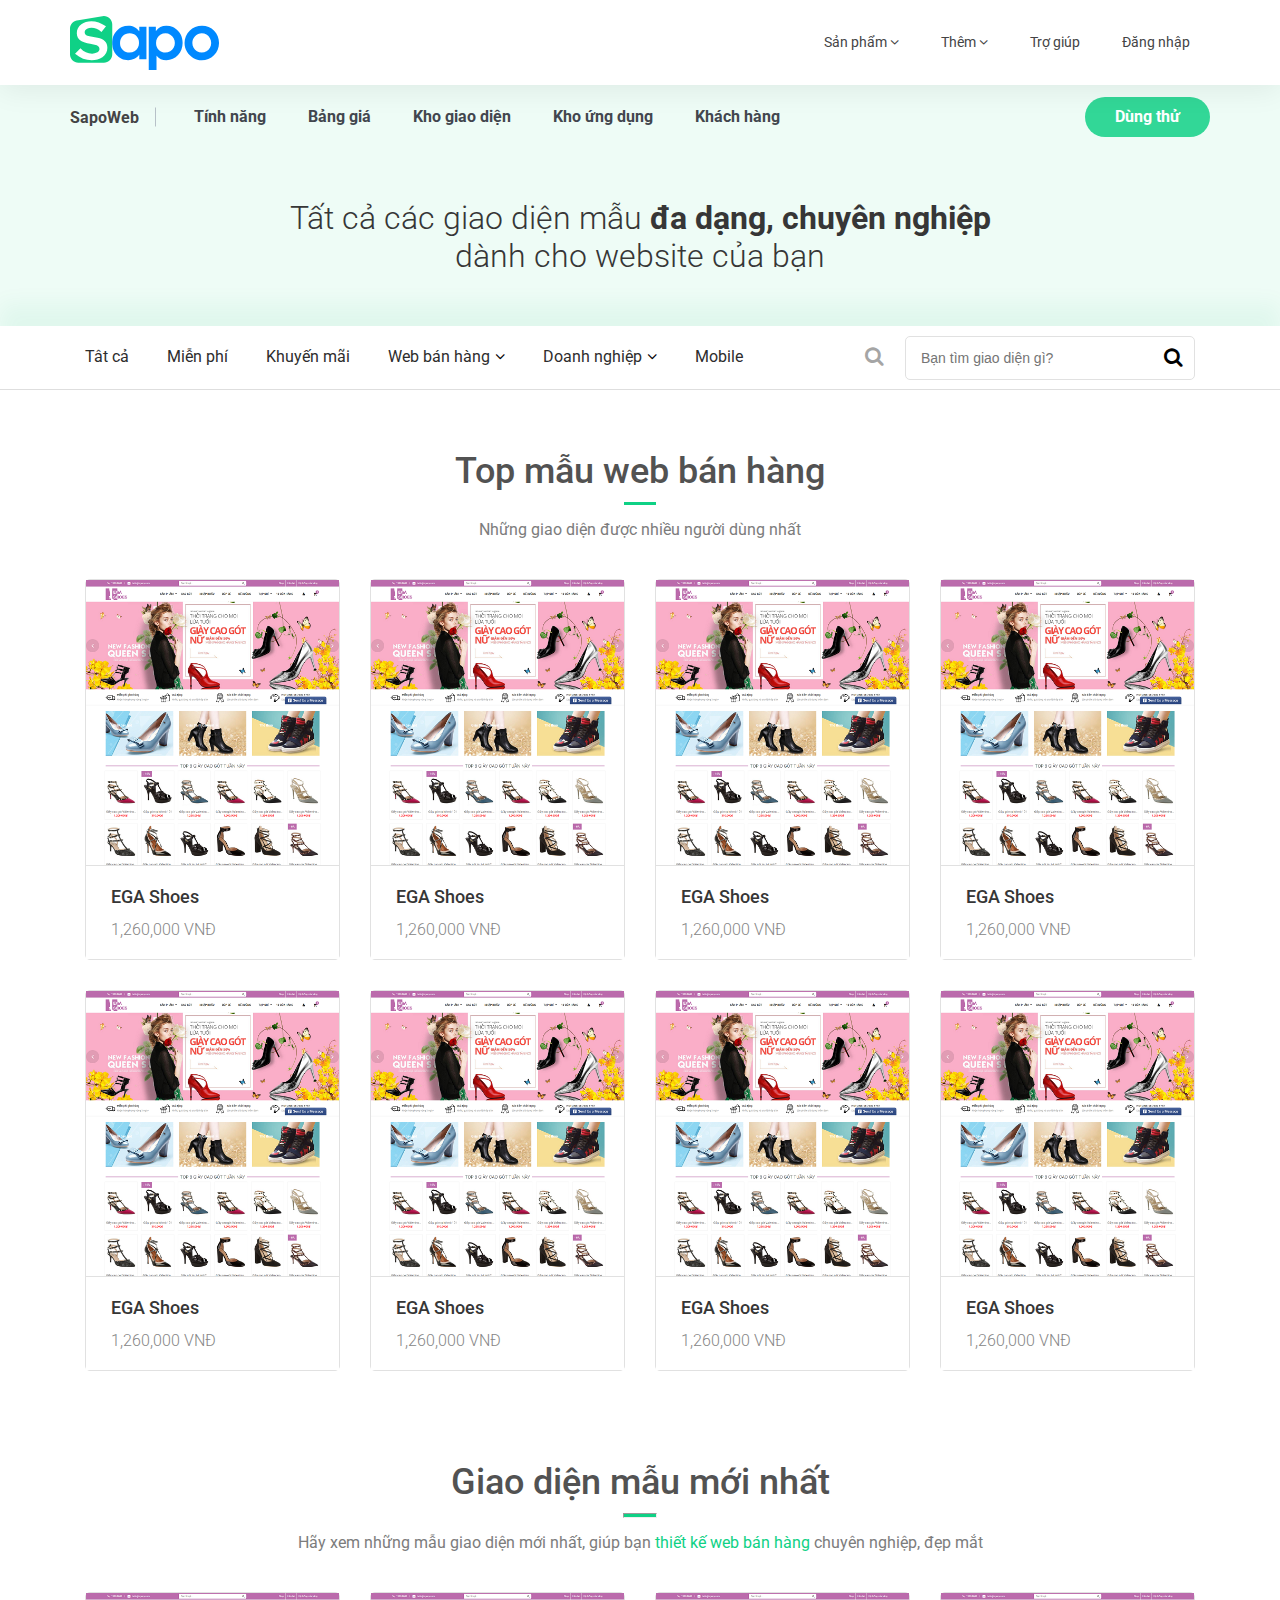
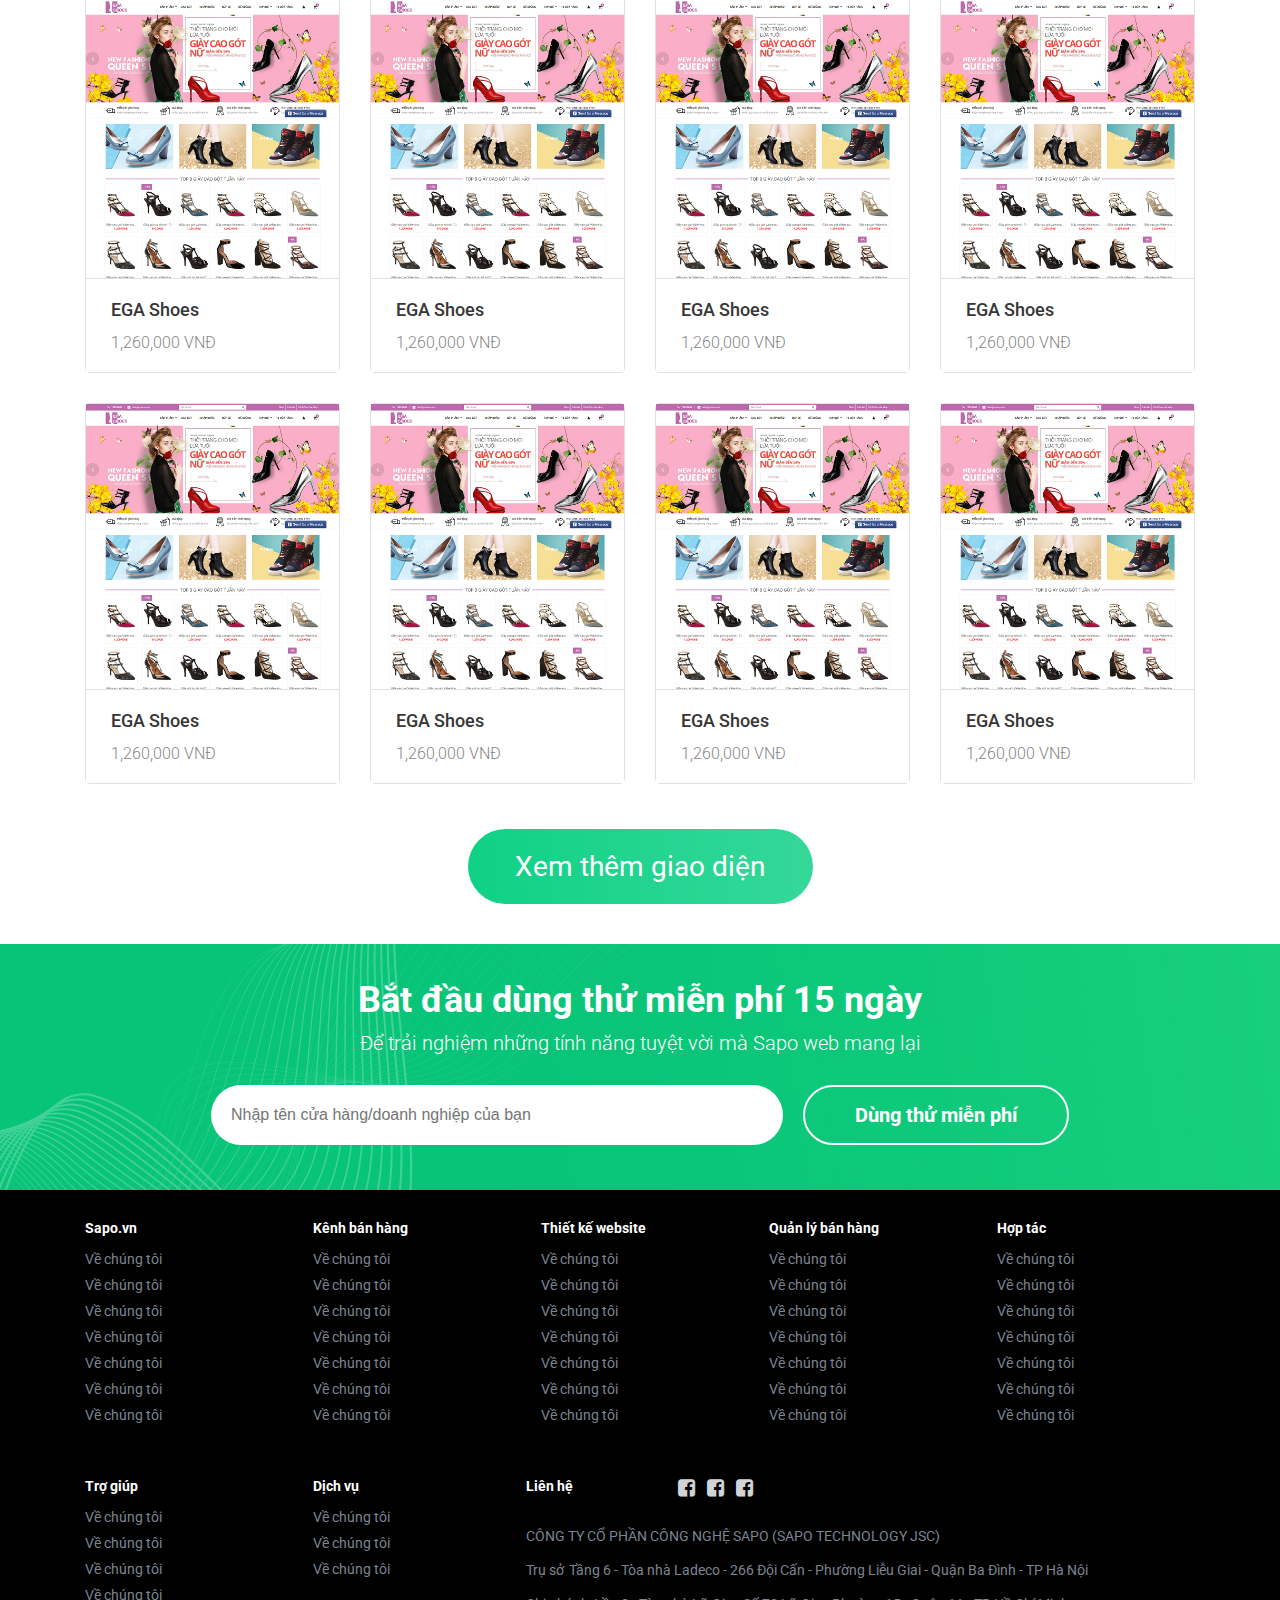
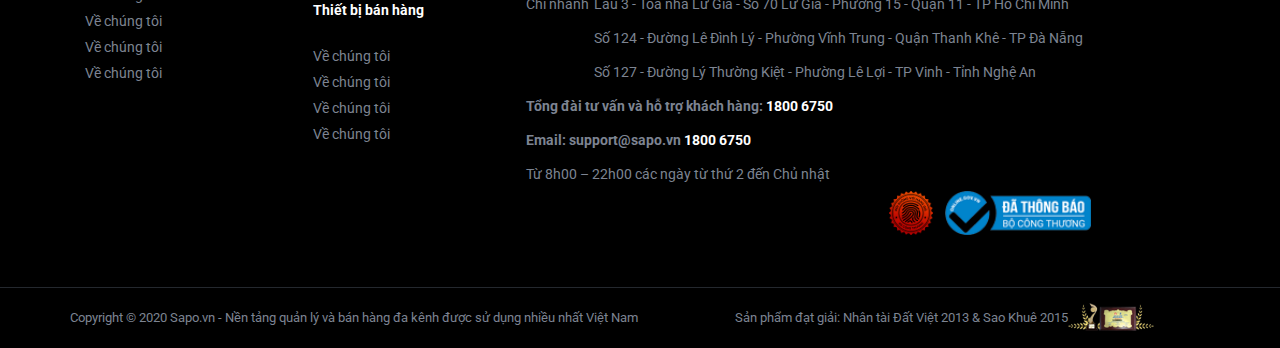
<file: theme.html>
<!DOCTYPE html>
<html lang="en">
<head>
    <meta charset="UTF-8">
    <meta name="viewport" content="width=device-width, initial-scale=1.0">
    <link rel="stylesheet" href="assest/css/style.css">
    <link rel="stylesheet" href="assest/css/responsive.css">
    <link rel="stylesheet" href="assest/owlcarousel/assets/owl.carousel.min.css">
    <link rel="stylesheet" href="assest/owlcarousel/assets/owl.theme.default.min.css">
    <link rel="stylesheet" href="https://maxcdn.bootstrapcdn.com/font-awesome/4.7.0/css/font-awesome.min.css">
    <link href="https://fonts.googleapis.com/css2?family=Roboto:wght@100;300;400;500;700;900&display=swap" rel="stylesheet">
    <title>Document</title>
    <script src="https://code.jquery.com/jquery-3.5.1.min.js"></script>
    <script src="assest/owlcarousel/owl.carousel.min.js"></script>
</head>
<body>
    <div class="app">
        <!-- Begin Modal -->
        <div class="modal">
            <div class="navbar__mobile">
                <div class="navbar__mobile-heading">
                    <img src="assest/img/Sapo-logo.svg" alt="">
                    <div class="header__menu-button">
                        <div class="btn--animatinon btn--animatinon-black">
                        </div>
                    </div>
                </div>
                <ul class="navbar__mobile-list">
                    <li class="navbar__mobile-item">
                        <a href="" class="navbar__mobile-link">
                            Tính năng
                        </a>
                    </li>
                    <li class="navbar__mobile-item">
                        <a href="" class="navbar__mobile-link">
                            Bảng giá
                        </a>
                    </li>
                    <li class="navbar__mobile-item">
                        <a href="" class="navbar__mobile-link">
                            Kho giao diện
                        </a>
                    </li>
                    <li class="navbar__mobile-item">
                        <a href="" class="navbar__mobile-link">
                            Kho ứng dụng
                        </a>
                    </li>
                    <li class="navbar__mobile-item">
                        <a href="" class="navbar__mobile-link">
                            Khách hàng
                        </a>
                    </li>
                    <li class="navbar__mobile-item">
                        <a href="" class=" navbar__mobile-button">
                            Dùng thử
                        </a>
                    </li>
                </ul>
                <ul class="navbar__mobile-list">
                    <li class="navbar__mobile-item">
                        <a href="" class="navbar__mobile-link">
                            <span>Sản phẩm khác</span>
                            <i class="fa fa-sort-down"></i>
                        </a>
                        <ul class="mobile__submenu-list">
                            <li class="mobile__submenu-item">
                                <a href="" class="mobile__submenu-link">
                                    <strong>Sapo POS</strong>
                                    <span>Phần mềm quản lý bán hàng</span>
                                </a>
                            </li>
                            <li class="mobile__submenu-item">
                                <a href="" class="mobile__submenu-link">
                                    <strong>Sapo POS</strong>
                                    <span>Phần mềm quản lý bán hàng</span>
                                </a>
                            </li>
                            <li class="mobile__submenu-item">
                                <a href="" class="mobile__submenu-link">
                                    <strong>Sapo POS</strong>
                                    <span>Phần mềm quản lý bán hàng</span>
                                </a>
                            </li>
                            <li class="mobile__submenu-item">
                                <a href="" class="mobile__submenu-link">
                                    <strong>Sapo POS</strong>
                                    <span>Phần mềm quản lý bán hàng</span>
                                </a>
                            </li>
                        </ul>
                    </li>
                    <li class="navbar__mobile-item">
                        <a href="" class="navbar__mobile-link">
                            <span>Thêm</span>
                            <i class="fa fa-sort-down"></i>
                        </a>
                        <ul class="mobile__submenu-list">
                            <li class="mobile__submenu-item">
                                <a href="" class="mobile__submenu-link">
                                    <span>Về chúng tồi</span>
                                </a>
                            </li>
                            <li class="mobile__submenu-item">
                                <a href="" class="mobile__submenu-link">
                                    <span>Phần mềm quản lý bán hàng</span>
                                </a>
                            </li>
                            <li class="mobile__submenu-item">
                                <a href="" class="mobile__submenu-link">
                                    <span>Phần mềm quản lý bán hàng</span>
                                </a>
                            </li>
                            <li class="mobile__submenu-item">
                                <a href="" class="mobile__submenu-link">
                                    <span>Phần mềm quản lý bán hàng</span>
                                </a>
                            </li>
                            <li class="mobile__submenu-item">
                                <a href="" class="mobile__submenu-link">
                                    <span>Phần mềm quản lý bán hàng</span>
                                </a>
                            </li>
                            <li class="mobile__submenu-item">
                                <a href="" class="mobile__submenu-link">
                                    <span>Phần mềm quản lý bán hàng</span>
                                </a>
                            </li>
                        </ul>
                    </li>
                    <li class="navbar__mobile-item">
                        <a href="" class="navbar__mobile-link">
                            Trợ giúp
                        </a>
                    </li>
                    <li class="navbar__mobile-item">
                        <a href="" class="navbar__mobile-link">
                            Đăng nhập
                        </a>
                    </li>
                </ul>
            </div>
        </div>
        <!-- Begin Header -->
        <div class="header">
            <div class="container">
                <div class="header__content">
                    <div class="header__logo">
                        <img src="assest/img/Sapo-logo.svg" alt="">
                    </div>
                    <div class="header__menu">
                        <ul class="header__list">
                            <li class="header__item header__item--sudo">
                                <a href="" class="header__link">Sản phẩm
                                    <i class="fa fa-angle-down"></i>
                                </a>
                                <div class="submenu">
                                    <div class="submenu__content">
                                        <ul class="submenu__list">
                                            <li class="submenu__item">
                                                <a href="" class="submenu__link">
                                                    <svg class="icon">
                                                        <use xmlns:xlink="http://www.w3.org/1999/xlink" xlink:href="#icon-sapo-omnichannel"></use>
                                                    </svg>
                                                    <div class="submenu__text">
                                                        <strong>Sapo POS</strong>
                                                        <p>Phần mềm quản lý bán hàng tốt nhất cho cửa hàng &amp; bán online</p>
                                                    </div>
                                                </a>
                                            </li>
                                            <li class="submenu__item">
                                                <a href="" class="submenu__link">
                                                    <svg class="icon">
                                                        <use xmlns:xlink="http://www.w3.org/1999/xlink" xlink:href="#icon-sapo-omnichannel"></use>
                                                    </svg>
                                                    <div class="submenu__text">
                                                        <strong>Sapo POS</strong>
                                                        <p>Phần mềm quản lý bán hàng tốt nhất cho cửa hàng &amp; bán online</p>
                                                    </div>
                                                </a>
                                            </li>
                                            <li class="submenu__item">
                                                <a href="" class="submenu__link">
                                                    <svg class="icon">
                                                        <use xmlns:xlink="http://www.w3.org/1999/xlink" xlink:href="#icon-sapo-omnichannel"></use>
                                                    </svg>
                                                    <div class="submenu__text">
                                                        <strong>Sapo POS</strong>
                                                        <p>Phần mềm quản lý bán hàng tốt nhất cho cửa hàng &amp; bán online</p>
                                                    </div>
                                                </a>
                                            </li>
                                            <li class="submenu__item">
                                                <a href="" class="submenu__link">
                                                    <svg class="icon">
                                                        <use xmlns:xlink="http://www.w3.org/1999/xlink" xlink:href="#icon-sapo-omnichannel"></use>
                                                    </svg>
                                                    <div class="submenu__text">
                                                        <strong>Sapo POS</strong>
                                                        <p>Phần mềm quản lý bán hàng tốt nhất cho cửa hàng &amp; bán online</p>
                                                    </div>
                                                </a>
                                            </li>
                                            <li class="submenu__item">
                                                <a href="" class="submenu__link">
                                                    <svg class="icon">
                                                        <use xmlns:xlink="http://www.w3.org/1999/xlink" xlink:href="#icon-sapo-omnichannel"></use>
                                                    </svg>
                                                    <div class="submenu__text">
                                                        <strong>Sapo POS</strong>
                                                        <p>Phần mềm quản lý bán hàng tốt nhất cho cửa hàng &amp; bán online</p>
                                                    </div>
                                                </a>
                                            </li>
                                            <li class="submenu__item">
                                                <a href="" class="submenu__link">
                                                    <svg class="icon">
                                                        <use xmlns:xlink="http://www.w3.org/1999/xlink" xlink:href="#icon-sapo-omnichannel"></use>
                                                    </svg>
                                                    <div class="submenu__text">
                                                        <strong>Sapo POS</strong>
                                                        <p>Phần mềm quản lý bán hàng tốt nhất cho cửa hàng &amp; bán online</p>
                                                    </div>
                                                </a>
                                            </li>
                                        </ul>
                                    </div>
                                </div>
                            </li>
                            <li class="header__item header__item--sudo header__sudo">
                                <a href="" class="header__link ">Thêm
                                    <i class="fa fa-angle-down"></i>
                                </a>
                                <div class="dropdown">
                                    <ul class="dropdown__list">
                                        <li class="dropdown__item">
                                            <a href="" class="dropdown__link">
                                                Về chúng tôi
                                            </a>
                                        </li>
                                        <li class="dropdown__item">
                                            <a href="" class="dropdown__link">
                                                Về chúng tôi
                                            </a>
                                        </li>
                                        <li class="dropdown__item">
                                            <a href="" class="dropdown__link">
                                                Về chúng tôi
                                                <span class="badge">New</span>
                                            </a>
                                        </li>
                                        <li class="dropdown__item">
                                            <a href="" class="dropdown__link">
                                                Về chúng tôi
                                            </a>
                                        </li>
                                        <li class="dropdown__item">
                                            <a href="" class="dropdown__link">
                                                Về chúng tôi

                                            </a>
                                        </li>
                                        <li class="dropdown__item">
                                            <a href="" class="dropdown__link">
                                                Về chúng tôi
                                            </a>
                                        </li>
                                    </ul>
                                </div>
                            </li>
                            <li class="header__item ">
                                <a href="" class="header__link">Trợ giúp</a>
                            </li>
                            <li class="header__item">
                                <a href="" class="header__link">Đăng nhập</a>
                            </li>
                        </ul>
                    </div>
                    <div class="header__button">
                        <i class="fa fa-bars"></i>
                    </div>
                </div>
            </div>
        </div>
        <!-- Begin Banner -->
        <div class="banner-wrapper banner-wrapper--none ">
            <div class="container">
                <div class="banner__navbar">
                    <div class="banner__logo">
                        <span>SapoWeb</span>
                        <a href="./sapo.html">
                            <img src="assest/img/SapoWeb-logo.svg" alt="">
                        </a>
                    </div>
                    <div class="banner__menu">
                        <ul class="banner__list">
                            <li class="banner__item">
                                <a href="/recruitment.html" class="banner__link">
                                    Tính năng
                                </a>
                            </li>
                            <li class="banner__item">
                                <a href="/price.html" class="banner__link">
                                    Bảng giá
                                </a>
                            </li>
                            <li class="banner__item">
                                <a href="/theme.html" class="banner__link">
                                    Kho giao diện
                                </a>
                            </li>
                            <li class="banner__item">
                                <a href="/app.html" class="banner__link">
                                    Kho ứng dụng
                                </a>
                            </li>
                            <li class="banner__item">
                                <a href="./better.html" class="banner__link">
                                    Khách hàng
                                </a>
                            </li>
                        </ul>
                        <div class="btn btn--banner">
                            Dùng thử
                        </div>
                    </div>
                </div>
            </div>
            <!-- <div class="container">
                <div class="banner__heading">
                    <h1 class="banner__slider-title">
                        <span>400+ giao diện,</span> template website bán hàng cực đẹp
                    </h1>
                </div>
                <div class="banner__slider">
                    <div class="owl-carousel owl-theme">
                        <div class="item">
                            <div class="banner__slider-wrapper">
                                <div class="banner__slider-left">
                                    <div class="banner__slider--bg">
                                        <a href="" class="banner__slider-link">
                                            <img src="assest/img/banner.png" alt="">
                                        </a>
                                        <div class="image-mobile">
                                            <a href="" class="banner__link-mobile">
                                                <img src="assest/img/banner__mobile.jpg" alt="">
                                            </a>
                                        </div>
                                    </div>
                                </div>
                                <div class="banner__slider-right">

                                </div>
                            </div>
                        </div>
                    </div>
                </div>
            </div> -->
            <div class="container">
                <div class="banner__slider-heading">
                    <h3 class="banner__slider-title">
                        Tất cả các giao diện mẫu <span>đa dạng, chuyên nghiệp</span>
                        <br>
                        dành cho website của bạn
                    </h3>
                </div>
            </div>
            <span class="scroll-down">

            </span>
        </div>
        <!-- Begin Toolbar -->
        <div class="toolbar-wrapper">
            <div class="container">
                <div class="toolbar__content">
                    <div class="toolbar__left">
                        <ul class="toolbar__list">
                            <li class="toolbar__item">
                                <a href="" class="toolbar__link">
                                    Tât cả
                                </a>
                            </li>
                            <li class="toolbar__item">
                                <a href="" class="toolbar__link">
                                    Miễn phí
                                </a>
                            </li>
                            <li class="toolbar__item">
                                <a href="" class="toolbar__link">
                                    Khuyến mãi
                                </a>
                            </li>
                            <li class="toolbar__item">
                                <a href="" class="toolbar__link">
                                    Web bán hàng
                                </a>
                                <i class="fa fa-angle-down"></i>
                                <ul class="toolbar__submenu-list">
                                    <li class="toolbar__submenu-item">
                                        <a href="" class="toolbar__submenu-link">
                                            Công nghệ - kỹ thuật số
                                        </a>
                                    </li>
                                    <li class="toolbar__submenu-item">
                                        <a href="" class="toolbar__submenu-link">
                                            Thiết bị điện
                                        </a>
                                    </li>
                                    <li class="toolbar__submenu-item">
                                        <a href="" class="toolbar__submenu-link">
                                            Thời trang - Trang sức
                                        </a>
                                    </li>
                                    <li class="toolbar__submenu-item">
                                        <a href="" class="toolbar__submenu-link">
                                            Thực phẩm - Nhà hàng
                                        </a>
                                    </li>
                                    <li class="toolbar__submenu-item">
                                        <a href="" class="toolbar__submenu-link">
                                            Thể thao - Dịch vụ 
                                        </a>
                                    </li>
                                    <li class="toolbar__submenu-item">
                                        <a href="" class="toolbar__submenu-link">
                                            Công nghệ - kỹ thuật số
                                        </a>
                                    </li>
                                    <li class="toolbar__submenu-item">
                                        <a href="" class="toolbar__submenu-link">
                                            Thiết bị điện
                                        </a>
                                    </li>
                                    <li class="toolbar__submenu-item">
                                        <a href="" class="toolbar__submenu-link">
                                            Thời trang - Trang sức
                                        </a>
                                    </li>
                                    <li class="toolbar__submenu-item">
                                        <a href="" class="toolbar__submenu-link">
                                            Thực phẩm - Nhà hàng
                                        </a>
                                    </li>
                                    <li class="toolbar__submenu-item">
                                        <a href="" class="toolbar__submenu-link">
                                            Thể thao - Dịch vụ 
                                        </a>
                                    </li>
                                </ul>
                            </li>
                            <li class="toolbar__item">
                                <a href="" class="toolbar__link">
                                    Doanh nghiệp
                                </a>
                                <i class="fa fa-angle-down"></i>
                                <ul class="toolbar__submenu-list">
                                    <li class="toolbar__submenu-item">
                                        <a href="" class="toolbar__submenu-link">
                                            Công nghệ - kỹ thuật số
                                        </a>
                                    </li>
                                    <li class="toolbar__submenu-item">
                                        <a href="" class="toolbar__submenu-link">
                                            Thiết bị điện
                                        </a>
                                    </li>
                                    <li class="toolbar__submenu-item">
                                        <a href="" class="toolbar__submenu-link">
                                            Thời trang - Trang sức
                                        </a>
                                    </li>
                                    <li class="toolbar__submenu-item">
                                        <a href="" class="toolbar__submenu-link">
                                            Thực phẩm - Nhà hàng
                                        </a>
                                    </li>
                                    <li class="toolbar__submenu-item">
                                        <a href="" class="toolbar__submenu-link">
                                            Thể thao - Dịch vụ 
                                        </a>
                                    </li>
                                </ul>
                            </li>
                            <li class="toolbar__item">
                                <a href="" class="toolbar__link">
                                    Mobile
                                </a>
                            </li>
                        </ul>
                    </div>
                    <div class="toolbar__right">
                        <div class="toolbar__sort">
                            <i class="fa fa-search" aria-hidden="true"></i>
                        </div>
                        <div class="button__search-hanlde">
                            <i class="fa fa-search" aria-hidden="true"></i>
                        </div>
                        <form action="" class="toolbar__form">
                            <input type="text" placeholder="Bạn tìm giao diện gì?" class="toolbar__form-input">
                            <button class="btn--search"><i class="fa fa-search" aria-hidden="true"></i></button>
                        </form>
                    </div>
                </div>
                <div class="toolbar__mobile">
                    <div class="toolbar__item-mobile">
                        <div class="toolbar__title">
                            <span>Lọc theo...</span>
                            <ul class="toolbar__title-list">
                                <li class="toolbar__title-item">
                                    <a href="" class="toolbar__title-link">
                                        Tất cả
                                    </a>
                                </li>
                                <li class="toolbar__title-item">
                                    <a href="" class="toolbar__title-link">
                                        Miễn phí
                                    </a>
                                </li>
                                <li class="toolbar__title-item">
                                    <a href="" class="toolbar__title-link">
                                        Khuyến mãi
                                    </a>
                                </li>
                                <li class="toolbar__title-item">
                                    <a href="" class="toolbar__title-link">
                                        Ngành nghề
                                    </a>
                                </li>
                            </ul>
                        </div>
                        <div class="toolbar__form-search">
                            <input type="text" placeholder="Tìm kiếm giao diện">
                        </div>
                        <span class="show__search-form">
                            <i class="fa fa-search" aria-hidden="true"></i>
                        </span>
                    </div>
                </div>
            </div>
        </div>
        <!-- Begin Favorite -->
        <div class="favorite-wrapper">
            <div class="container">
                <div class="favorite__heading">
                    <h3 class="favorite__title">
                        Top mẫu web bán hàng
                    </h3>
                    <p class="favorite__describle">
                        Những giao diện được nhiều người dùng nhất
                    </p>
                </div>
                <div class="favorite__content">
                    <div class="favorite__item-wrapper">
                        <div class="favorite__item">
                            <div class="favorite__item-img">
                                <img src="assest/img/favorite.png" alt="">
                                <div class="favorite__overlay">
                                    <div class="favorite__button">
                                        <a href="" class="btn btn--favorite btn--bg">
                                            Xem thử
                                        </a>
                                        <a href="" class="btn btn--favorite btn--border">
                                            Chi tiết
                                        </a>
                                    </div>
                                </div>
                            </div>
                            <div class="favorite__item-info">
                                <h3><a href="" class="title">EGA Shoes</a></h3>
                                <span class="price has-compare">
                                    <b>1,260,000 VNĐ</b>
                                </span>
                            </div>
                        </div>
                    </div>
                    <div class="favorite__item-wrapper">
                        <div class="favorite__item">
                            <div class="favorite__item-img">
                                <img src="assest/img/favorite.png" alt="">
                                <div class="favorite__overlay">
                                    <div class="favorite__button">
                                        <a href="" class="btn btn--favorite btn--bg">
                                            Xem thử
                                        </a>
                                        <a href="" class="btn btn--favorite btn--border">
                                            Chi tiết
                                        </a>
                                    </div>
                                </div>
                            </div>
                            <div class="favorite__item-info">
                                <h3><a href="" class="title">EGA Shoes</a></h3>
                                <span class="price has-compare">
                                    <b>1,260,000 VNĐ</b>
                                </span>
                            </div>
                        </div>
                    </div>
                    <div class="favorite__item-wrapper">
                        <div class="favorite__item">
                            <div class="favorite__item-img">
                                <img src="assest/img/favorite.png" alt="">
                                <div class="favorite__overlay">
                                    <div class="favorite__button">
                                        <a href="" class="btn btn--favorite btn--bg">
                                            Xem thử
                                        </a>
                                        <a href="" class="btn btn--favorite btn--border">
                                            Chi tiết
                                        </a>
                                    </div>
                                </div>
                            </div>
                            <div class="favorite__item-info">
                                <h3><a href="" class="title">EGA Shoes</a></h3>
                                <span class="price has-compare">
                                    <b>1,260,000 VNĐ</b>
                                </span>
                            </div>
                        </div>
                    </div>
                    <div class="favorite__item-wrapper">
                        <div class="favorite__item">
                            <div class="favorite__item-img">
                                <img src="assest/img/favorite.png" alt="">
                                <div class="favorite__overlay">
                                    <div class="favorite__button">
                                        <a href="" class="btn btn--favorite btn--bg">
                                            Xem thử
                                        </a>
                                        <a href="" class="btn btn--favorite btn--border">
                                            Chi tiết
                                        </a>
                                    </div>
                                </div>
                            </div>
                            <div class="favorite__item-info">
                                <h3><a href="" class="title">EGA Shoes</a></h3>
                                <span class="price has-compare">
                                    <b>1,260,000 VNĐ</b>
                                </span>
                            </div>
                        </div>
                    </div>
                    <div class="favorite__item-wrapper">
                        <div class="favorite__item">
                            <div class="favorite__item-img">
                                <img src="assest/img/favorite.png" alt="">
                                <div class="favorite__overlay">
                                    <div class="favorite__button">
                                        <a href="" class="btn btn--favorite btn--bg">
                                            Xem thử
                                        </a>
                                        <a href="" class="btn btn--favorite btn--border">
                                            Chi tiết
                                        </a>
                                    </div>
                                </div>
                            </div>
                            <div class="favorite__item-info">
                                <h3><a href="" class="title">EGA Shoes</a></h3>
                                <span class="price has-compare">
                                    <b>1,260,000 VNĐ</b>
                                </span>
                            </div>
                        </div>
                    </div>
                    <div class="favorite__item-wrapper">
                        <div class="favorite__item">
                            <div class="favorite__item-img">
                                <img src="assest/img/favorite.png" alt="">
                                <div class="favorite__overlay">
                                    <div class="favorite__button">
                                        <a href="" class="btn btn--favorite btn--bg">
                                            Xem thử
                                        </a>
                                        <a href="" class="btn btn--favorite btn--border">
                                            Chi tiết
                                        </a>
                                    </div>
                                </div>
                            </div>
                            <div class="favorite__item-info">
                                <h3><a href="" class="title">EGA Shoes</a></h3>
                                <span class="price has-compare">
                                    <b>1,260,000 VNĐ</b>
                                </span>
                            </div>
                        </div>
                    </div>
                    <div class="favorite__item-wrapper">
                        <div class="favorite__item">
                            <div class="favorite__item-img">
                                <img src="assest/img/favorite.png" alt="">
                                <div class="favorite__overlay">
                                    <div class="favorite__button">
                                        <a href="" class="btn btn--favorite btn--bg">
                                            Xem thử
                                        </a>
                                        <a href="" class="btn btn--favorite btn--border">
                                            Chi tiết
                                        </a>
                                    </div>
                                </div>
                            </div>
                            <div class="favorite__item-info">
                                <h3><a href="" class="title">EGA Shoes</a></h3>
                                <span class="price has-compare">
                                    <b>1,260,000 VNĐ</b>
                                </span>
                            </div>
                        </div>
                    </div>
                    <div class="favorite__item-wrapper">
                        <div class="favorite__item">
                            <div class="favorite__item-img">
                                <img src="assest/img/favorite.png" alt="">
                                <div class="favorite__overlay">
                                    <div class="favorite__button">
                                        <a href="" class="btn btn--favorite btn--bg">
                                            Xem thử
                                        </a>
                                        <a href="" class="btn btn--favorite btn--border">
                                            Chi tiết
                                        </a>
                                    </div>
                                </div>
                            </div>
                            <div class="favorite__item-info">
                                <h3><a href="" class="title">EGA Shoes</a></h3>
                                <span class="price has-compare">
                                    <b>1,260,000 VNĐ</b>
                                </span>
                            </div>
                        </div>
                    </div>
                </div>
            </div>
        </div>
        <!-- Begin Theme -->
        <div class="theme-wrapper">
            <div class="container">
                <div class="theme__heading">
                    <h3 class="theme__title">
                        Giao diện mẫu mới nhất
                    </h3>
                    <hr>
                    <p class="theme__describle">
                        Hãy xem những mẫu giao diện mới nhất, giúp bạn 
                        <a href="">thiết kế web bán hàng</a> 
                        chuyên nghiệp, đẹp mắt
                    </p>
                </div>
                <div class="favorite__content">
                    <div class="favorite__item-wrapper">
                        <div class="favorite__item">
                            <div class="favorite__item-img">
                                <img src="assest/img/favorite.png" alt="">
                                <div class="favorite__overlay">
                                    <div class="favorite__button">
                                        <a href="" class="btn btn--favorite btn--bg">
                                            Xem thử
                                        </a>
                                        <a href="" class="btn btn--favorite btn--border">
                                            Chi tiết
                                        </a>
                                    </div>
                                </div>
                            </div>
                            <div class="favorite__item-info">
                                <h3><a href="" class="title">EGA Shoes</a></h3>
                                <span class="price has-compare">
                                    <b>1,260,000 VNĐ</b>
                                </span>
                            </div>
                        </div>
                    </div>
                    <div class="favorite__item-wrapper">
                        <div class="favorite__item">
                            <div class="favorite__item-img">
                                <img src="assest/img/favorite.png" alt="">
                                <div class="favorite__overlay">
                                    <div class="favorite__button">
                                        <a href="" class="btn btn--favorite btn--bg">
                                            Xem thử
                                        </a>
                                        <a href="" class="btn btn--favorite btn--border">
                                            Chi tiết
                                        </a>
                                    </div>
                                </div>
                            </div>
                            <div class="favorite__item-info">
                                <h3><a href="" class="title">EGA Shoes</a></h3>
                                <span class="price has-compare">
                                    <b>1,260,000 VNĐ</b>
                                </span>
                            </div>
                        </div>
                    </div>
                    <div class="favorite__item-wrapper">
                        <div class="favorite__item">
                            <div class="favorite__item-img">
                                <img src="assest/img/favorite.png" alt="">
                                <div class="favorite__overlay">
                                    <div class="favorite__button">
                                        <a href="" class="btn btn--favorite btn--bg">
                                            Xem thử
                                        </a>
                                        <a href="" class="btn btn--favorite btn--border">
                                            Chi tiết
                                        </a>
                                    </div>
                                </div>
                            </div>
                            <div class="favorite__item-info">
                                <h3><a href="" class="title">EGA Shoes</a></h3>
                                <span class="price has-compare">
                                    <b>1,260,000 VNĐ</b>
                                </span>
                            </div>
                        </div>
                    </div>
                    <div class="favorite__item-wrapper">
                        <div class="favorite__item">
                            <div class="favorite__item-img">
                                <img src="assest/img/favorite.png" alt="">
                                <div class="favorite__overlay">
                                    <div class="favorite__button">
                                        <a href="" class="btn btn--favorite btn--bg">
                                            Xem thử
                                        </a>
                                        <a href="" class="btn btn--favorite btn--border">
                                            Chi tiết
                                        </a>
                                    </div>
                                </div>
                            </div>
                            <div class="favorite__item-info">
                                <h3><a href="" class="title">EGA Shoes</a></h3>
                                <span class="price has-compare">
                                    <b>1,260,000 VNĐ</b>
                                </span>
                            </div>
                        </div>
                    </div>
                    <div class="favorite__item-wrapper">
                        <div class="favorite__item">
                            <div class="favorite__item-img">
                                <img src="assest/img/favorite.png" alt="">
                                <div class="favorite__overlay">
                                    <div class="favorite__button">
                                        <a href="" class="btn btn--favorite btn--bg">
                                            Xem thử
                                        </a>
                                        <a href="" class="btn btn--favorite btn--border">
                                            Chi tiết
                                        </a>
                                    </div>
                                </div>
                            </div>
                            <div class="favorite__item-info">
                                <h3><a href="" class="title">EGA Shoes</a></h3>
                                <span class="price has-compare">
                                    <b>1,260,000 VNĐ</b>
                                </span>
                            </div>
                        </div>
                    </div>
                    <div class="favorite__item-wrapper">
                        <div class="favorite__item">
                            <div class="favorite__item-img">
                                <img src="assest/img/favorite.png" alt="">
                                <div class="favorite__overlay">
                                    <div class="favorite__button">
                                        <a href="" class="btn btn--favorite btn--bg">
                                            Xem thử
                                        </a>
                                        <a href="" class="btn btn--favorite btn--border">
                                            Chi tiết
                                        </a>
                                    </div>
                                </div>
                            </div>
                            <div class="favorite__item-info">
                                <h3><a href="" class="title">EGA Shoes</a></h3>
                                <span class="price has-compare">
                                    <b>1,260,000 VNĐ</b>
                                </span>
                            </div>
                        </div>
                    </div>
                    <div class="favorite__item-wrapper">
                        <div class="favorite__item">
                            <div class="favorite__item-img">
                                <img src="assest/img/favorite.png" alt="">
                                <div class="favorite__overlay">
                                    <div class="favorite__button">
                                        <a href="" class="btn btn--favorite btn--bg">
                                            Xem thử
                                        </a>
                                        <a href="" class="btn btn--favorite btn--border">
                                            Chi tiết
                                        </a>
                                    </div>
                                </div>
                            </div>
                            <div class="favorite__item-info">
                                <h3><a href="" class="title">EGA Shoes</a></h3>
                                <span class="price has-compare">
                                    <b>1,260,000 VNĐ</b>
                                </span>
                            </div>
                        </div>
                    </div>
                    <div class="favorite__item-wrapper">
                        <div class="favorite__item">
                            <div class="favorite__item-img">
                                <img src="assest/img/favorite.png" alt="">
                                <div class="favorite__overlay">
                                    <div class="favorite__button">
                                        <a href="" class="btn btn--favorite btn--bg">
                                            Xem thử
                                        </a>
                                        <a href="" class="btn btn--favorite btn--border">
                                            Chi tiết
                                        </a>
                                    </div>
                                </div>
                            </div>
                            <div class="favorite__item-info">
                                <h3><a href="" class="title">EGA Shoes</a></h3>
                                <span class="price has-compare">
                                    <b>1,260,000 VNĐ</b>
                                </span>
                            </div>
                        </div>
                    </div>
                </div>
                <div class="theme__button">
                    <a href="" class="btn btn--free">
                        Xem thêm giao diện
                    </a>
                </div>
            </div>
        </div>
        <!-- Begin Footer Form -->
        <div class="footer-form">
            <div class="form form--width">
                <div class="form__heading">
                    <h3 class="form__title">
                        Bắt đầu dùng thử miễn phí 15 ngày
                    </h3>
                    <p class="form__describle">
                        Để trải nghiệm những tính năng tuyệt vời mà Sapo web mang lại
                    </p>
                </div>
                <div class="form__content">
                    <input placeholder="Nhập tên cửa hàng/doanh nghiệp của bạn" type="text" class="form__input">
                    <a href="" class="btn btn--register">
                        Dùng thử miễn phí
                    </a>
                </div>
            </div>
        </div>
        <!-- Begin Footer -->
        <div class="footer-wrapper footer-wrapper--padding">
            <div class="form-wrapper">
                <div class="container">
                    
                    <div class="footer__content ">
                        <div class="footer__item">
                            <ul class="footer-list">
                                <li class="footer-item">
                                    <span>Sapo.vn</span>
                                </li>
                                <li class="footer-item">
                                    <a href="" class="footer-link">
                                        Về chúng tôi
                                    </a>
                                </li>
                                <li class="footer-item">
                                    <a href="" class="footer-link">
                                        Về chúng tôi
                                    </a>
                                </li>
                                <li class="footer-item">
                                    <a href="" class="footer-link">
                                        Về chúng tôi
                                    </a>
                                </li>
                                <li class="footer-item">
                                    <a href="" class="footer-link">
                                        Về chúng tôi
                                    </a>
                                </li>
                                <li class="footer-item">
                                    <a href="" class="footer-link">
                                        Về chúng tôi
                                    </a>
                                </li>
                                <li class="footer-item">
                                    <a href="" class="footer-link">
                                        Về chúng tôi
                                    </a>
                                </li>
                                <li class="footer-item">
                                    <a href="" class="footer-link">
                                        Về chúng tôi
                                    </a>
                                </li>
                            </ul>
                        </div>
                        <div class="footer__item">
                            <ul class="footer-list">
                                <li class="footer-item">
                                    <span>Kênh bán hàng</span>
                                </li>
                                <li class="footer-item">
                                    <a href="" class="footer-link">
                                        Về chúng tôi
                                    </a>
                                </li>
                                <li class="footer-item">
                                    <a href="" class="footer-link">
                                        Về chúng tôi
                                    </a>
                                </li>
                                <li class="footer-item">
                                    <a href="" class="footer-link">
                                        Về chúng tôi
                                    </a>
                                </li>
                                <li class="footer-item">
                                    <a href="" class="footer-link">
                                        Về chúng tôi
                                    </a>
                                </li>
                                <li class="footer-item">
                                    <a href="" class="footer-link">
                                        Về chúng tôi
                                    </a>
                                </li>
                                <li class="footer-item">
                                    <a href="" class="footer-link">
                                        Về chúng tôi
                                    </a>
                                </li>
                                <li class="footer-item">
                                    <a href="" class="footer-link">
                                        Về chúng tôi
                                    </a>
                                </li>
                            </ul>
                        </div>
                        <div class="footer__item">
                            <ul class="footer-list">
                                <li class="footer-item">
                                    <span>Thiết kế website</span>
                                </li>
                                <li class="footer-item">
                                    <a href="" class="footer-link">
                                        Về chúng tôi
                                    </a>
                                </li>
                                <li class="footer-item">
                                    <a href="" class="footer-link">
                                        Về chúng tôi
                                    </a>
                                </li>
                                <li class="footer-item">
                                    <a href="" class="footer-link">
                                        Về chúng tôi
                                    </a>
                                </li>
                                <li class="footer-item">
                                    <a href="" class="footer-link">
                                        Về chúng tôi
                                    </a>
                                </li>
                                <li class="footer-item">
                                    <a href="" class="footer-link">
                                        Về chúng tôi
                                    </a>
                                </li>
                                <li class="footer-item">
                                    <a href="" class="footer-link">
                                        Về chúng tôi
                                    </a>
                                </li>
                                <li class="footer-item">
                                    <a href="" class="footer-link">
                                        Về chúng tôi
                                    </a>
                                </li>
                            </ul>
                        </div>
                        <div class="footer__item">
                            <ul class="footer-list">
                                <li class="footer-item">
                                    <span>Quản lý bán hàng</span>
                                </li>
                                <li class="footer-item">
                                    <a href="" class="footer-link">
                                        Về chúng tôi
                                    </a>
                                </li>
                                <li class="footer-item">
                                    <a href="" class="footer-link">
                                        Về chúng tôi
                                    </a>
                                </li>
                                <li class="footer-item">
                                    <a href="" class="footer-link">
                                        Về chúng tôi
                                    </a>
                                </li>
                                <li class="footer-item">
                                    <a href="" class="footer-link">
                                        Về chúng tôi
                                    </a>
                                </li>
                                <li class="footer-item">
                                    <a href="" class="footer-link">
                                        Về chúng tôi
                                    </a>
                                </li>
                                <li class="footer-item">
                                    <a href="" class="footer-link">
                                        Về chúng tôi
                                    </a>
                                </li>
                                <li class="footer-item">
                                    <a href="" class="footer-link">
                                        Về chúng tôi
                                    </a>
                                </li>
                            </ul>
                        </div>
                        <div class="footer__item">
                            <ul class="footer-list">
                                <li class="footer-item">
                                    <span>Hợp tác</span>
                                </li>
                                <li class="footer-item">
                                    <a href="" class="footer-link">
                                        Về chúng tôi
                                    </a>
                                </li>
                                <li class="footer-item">
                                    <a href="" class="footer-link">
                                        Về chúng tôi
                                    </a>
                                </li>
                                <li class="footer-item">
                                    <a href="" class="footer-link">
                                        Về chúng tôi
                                    </a>
                                </li>
                                <li class="footer-item">
                                    <a href="" class="footer-link">
                                        Về chúng tôi
                                    </a>
                                </li>
                                <li class="footer-item">
                                    <a href="" class="footer-link">
                                        Về chúng tôi
                                    </a>
                                </li>
                                <li class="footer-item">
                                    <a href="" class="footer-link">
                                        Về chúng tôi
                                    </a>
                                </li>
                                <li class="footer-item">
                                    <a href="" class="footer-link">
                                        Về chúng tôi
                                    </a>
                                </li>
                            </ul>
                        </div>
                        <div class="footer__item">
                            <ul class="footer-list">
                                <li class="footer-item">
                                    <span>Trợ giúp</span>
                                </li>
                                <li class="footer-item">
                                    <a href="" class="footer-link">
                                        Về chúng tôi
                                    </a>
                                </li>
                                <li class="footer-item">
                                    <a href="" class="footer-link">
                                        Về chúng tôi
                                    </a>
                                </li>
                                <li class="footer-item">
                                    <a href="" class="footer-link">
                                        Về chúng tôi
                                    </a>
                                </li>
                                <li class="footer-item">
                                    <a href="" class="footer-link">
                                        Về chúng tôi
                                    </a>
                                </li>
                                <li class="footer-item">
                                    <a href="" class="footer-link">
                                        Về chúng tôi
                                    </a>
                                </li>
                                <li class="footer-item">
                                    <a href="" class="footer-link">
                                        Về chúng tôi
                                    </a>
                                </li>
                                <li class="footer-item">
                                    <a href="" class="footer-link">
                                        Về chúng tôi
                                    </a>
                                </li>
                            </ul>
                        </div>
                        <div class="footer__item">
                            <ul class="footer-list">
                                <li class="footer-item">
                                    <span>Dịch vụ</span>
                                </li>
                                <li class="footer-item">
                                    <a href="" class="footer-link">
                                        Về chúng tôi
                                    </a>
                                </li>
                                <li class="footer-item">
                                    <a href="" class="footer-link">
                                        Về chúng tôi
                                    </a>
                                </li>
                                <li class="footer-item">
                                    <a href="" class="footer-link">
                                        Về chúng tôi
                                    </a>
                                </li>
                                <li class="footer-item footer-item--title">
                                    <span>Thiết bị bán hàng</span>
                                </li>
                                <li class="footer-item">
                                    <a href="" class="footer-link">
                                        Về chúng tôi
                                    </a>
                                </li>
                                <li class="footer-item">
                                    <a href="" class="footer-link">
                                        Về chúng tôi
                                    </a>
                                </li>
                                <li class="footer-item">
                                    <a href="" class="footer-link">
                                        Về chúng tôi
                                    </a>
                                </li>
                                <li class="footer-item">
                                    <a href="" class="footer-link">
                                        Về chúng tôi
                                    </a>
                                </li>
                            </ul>
                        </div>
                        <div class="footer__contact">
                            <div class="footer__contact-heading">
                                <p>Liên hệ</p>
                                <ul class="social">
                                    <li class="social__item">
                                        <a href="" class="social__link">
                                            <i class="fa fa-facebook-square"></i>
                                        </a>
                                    </li>
                                    <li class="social__item">
                                        <a href="" class="social__link">
                                            <i class="fa fa-facebook-square"></i>
                                        </a>
                                    </li>
                                    <li class="social__item">
                                        <a href="" class="social__link">
                                            <i class="fa fa-facebook-square"></i>
                                        </a>
                                    </li>
                                </ul>
                            </div>
                            <div class="footer__text">
                                <p>CÔNG TY CỔ PHẦN CÔNG NGHỆ SAPO (SAPO TECHNOLOGY JSC)</p>
                                <div>
                                    <span>Trụ sở </span><p> Tầng 6 - Tòa nhà Ladeco - 266 Đội Cấn - Phường Liễu Giai - Quận Ba Đình - TP Hà Nội</p>
                                </div>
                                <div>
                                    <span>Chi nhánh</span><p>  Lầu 3 - Tòa nhà Lữ Gia - Số 70 Lữ Gia - Phường 15 - Quận 11 - TP Hồ Chí Minh</p>
                                </div>
                                <div>
                                    <span class="none">Chi nhánh</span><p>Số 124 - Đường Lê Đình Lý - Phường Vĩnh Trung - Quận Thanh Khê - TP Đà Nẵng</p>
                                </div>
                                <div>
                                    <span class="none">Chi nhánh</span><p>Số 127 - Đường Lý Thường Kiệt - Phường Lê Lợi - TP Vinh - Tỉnh Nghệ An</p>
                                </div>
                                <p>
                                    <strong>Tổng đài tư vấn và hỗ trợ khách hàng: </strong>
                                    <b>1800 6750</b>
                                </p>
                                <p>
                                    <strong>Email: support@sapo.vn </strong>
                                    <b>1800 6750</b>
                                </p>
                                <p>
                                    Từ 8h00 – 22h00 các ngày từ thứ 2 đến Chủ nhật
                                </p>
                            </div>
                            <div class="footer__img">
                                <img src="assest/img/bct-hanggia.png" alt="">
                                <img src="assest/img/bocongthuong.png" alt="">
                            </div>
                        </div>
                        
                    </div>
                </div>
            </div>
        </div>
        <!-- Begin Copyright -->
        <div class="copyright-wrapper">
            <div class="container container--none">
                <div class="copyright__content">
                    <div class="copyright__left">
                        <p>
                            <span>Copyright © 2020</span>
                            <a href="">Sapo.vn</a>
                            - Nền tảng quản lý và bán hàng đa kênh được sử dụng nhiều nhất Việt Nam
                        </p>
                    </div>
                    <div class="copyright__right">
                        <span>
                            Sản phẩm đạt giải: Nhân tài Đất Việt 2013 & Sao Khuê 2015
                        </span>
                        <img src="assest/img/icon-cup.png" alt="">
                    </div>
                </div>
            </div>
        </div>
        <!-- Begin BtnScroll -->
        <div class="btnScroll">
            <img src="assest/img/totop.png" alt="">
        </div>
        <!-- Begin ModalRegister -->
        <div class="modal-register">
            <div class="modal-wrapper">
                <div class="modal__register-content">
                    <h2>
                        Dùng thử website bán hàng Sapo Web
                    </h2>
                    <p>
                        Miễn phí 15 ngày với đầy đủ tính năng
                    </p>
                    <form action="" class="form-register">
                        <div class="form-group">
                            <input type="text" class="form-input">
                            <label for="">Tên cửa hàng của bạn</label>
                        </div>
                        <div class="form-two">
                            <div class="form-group form-group--width">
                                <input type="text" class="form-input">
                                <label for="">Tên cửa hàng của bạn</label>
                            </div>
                            <div class="form-group form-group--width">
                                <input type="text" class="form-input">
                                <label for="">Tên cửa hàng của bạn</label>
                            </div>
                        </div>
                        <div class="form-group">
                            <input type="text" class="form-input">
                            <label for="">Mật khẩu đăng nhập cửa hàng của bạn</label>
                        </div>
                    </form>
                    <div class="modal__button">
                        <button>
                            Đăng ký dùng thử
                        </button>
                    </div>
                    <span class="modal-title">
                        Hoặc đăng ký nhanh bằng tài khoản
                    </span>
                    <div class="modal__social">
                        <a href="">
                            <img src="assest/img/svg_sociallogin_fb_new.svg" alt="">
                        </a>
                        <a href="">
                            <img src="assest/img/svg_sociallogin_gg_new.svg" alt="">
                        </a>
                    </div>
                </div>
                <div class="modal__img">
                    <img src="assest/img/roof-store.png" alt="">
                </div>
            </div>
            <div class="modal-close">
                <i class="fa fa-times"></i>
            </div>
        </div>
    </div>
    <script>
        $('.owl-carousel').owlCarousel({
            loop:true,
            margin:10,
            nav:true,
            responsive:{
                0:{
                    items:1
                },
                600:{
                    items:1
                },
                1000:{
                    items:1
                }
            }
        })
    </script>
    <script src="assest/js/main.js"></script>
</body>
</html>
</file>
<file: assest/css/responsive.css>
@media(max-width:1350px){
    .banner-wrapper::after{
        display: none;
    }
    .lookback__bg{
        display: none;
    }
    .lookback__bg-2{
        display: block;
    }
    .lookback__bg-2 img{
        max-width: 970px
    }
    .lookback__item-1{
        left: 35px;
        top: -30px;
    }
    .lookback__item-2{
        left: 340px;
        top: -30px;
    }
    .lookback__item-3{
        right: 9px;
        left: auto;
        top: -30px;
        width: 285px;
    }
    .lookback__item-4{
        right: 20px;
        top: 130px;
    }
    .lookback__item-5{
        left: 330px;
        top: 130px;
        width: 285px;
    }
    .lookback__item-6{
        left: 35px;
        top: 130px;
    }
    .lookback__item-7{
        left: 35px;
        top: 311px;
    }
    .lookback__item-8{
        left: 330px;
        top: 311px;
    }
    .lookback__item-9{
        right: 20px;
        left: auto;
        top: 311px;
    }
    .lookback__item-10{
        right: 20px;
        left: auto;
        top: 490px;
    }
    .lookback__item-11{
        left: 330px;
        top: 490px;
    }
    .lookback__item-12{
        left: 35px;
        top: 490px;
    }
}
@media(max-width:1200px){
    .banner__navbar{
        display: none;
    }
    .form__input{
        width: 400px;
    }
    .toolbar__form-input{
        width: 245px;
    }
    .toolbar__item{
        margin-right: 20px;
    }
    .price__item{
        margin-right: 20px;
    }
    .experience__left img{
        position: relative;
        right: 0;
        max-width: 100%;
    }
    .experience__item--reserve .experience__left img{
        left: 0;
    }
    .experience__right{
        padding: 0;
    }
    .experience__item{
        margin-bottom: 30px;
    }
}
@media(max-width:1023px){
    .banner__right{
        display: none;
    }
    .banner__left{
        width: 50%;
        margin: 0 auto;
        text-align: center;
    }
    .banner__title{
        text-align: center;
        font-size: 4rem;
    }
    .banner__info{
        text-align: center;
    }
    .banner__brand{
        justify-content: center;
    }
    .banner__price{
        margin: 15px 0;
    }
    .btn--free{
        margin: 0 auto;
    }
    .header__menu{
        display: none;
    }
    .header{
        height: 85px;
    }
    .header__content{
        justify-content: space-between;
        height: 85px;
        align-items: center;
    }
    .header__button{
        display: block;
    }
    .benefit__left,
    .benefit__right,
    .seo__left,
    .seo__right,
    .technology__left,
    .technology__right
    {
        width: 100%;
    }
    .support-wrapper::before,
    .support__right
    {
        display: none;
    }
    .support__left{
        width: 80%;
        margin: 0 auto;
    }
    .seo__heading{
        display: block;
        margin-bottom: 50px;
    }
    .seo__title,
    .seo__describle{
        text-align: center;
    }
    .seo__describle
    {
        font-size: 2.8rem;
    }
    .seo__title--none,
    .seo__describle--none{
        display: none;
    }
    .technology__describle{
        font-size: 3.4rem;
    }
    .form__input{
        width: 300px;
    }
    .footer__item{
        width: calc((100% / 12)*4);
        margin-bottom: 40px;
    }
    .benefit__item-describle,
    .seo__item-describle
    {
        display: none;
    }
    .benefit__right-item img{
        display: none;
    }
    .benefit__right-item {
        width: 100%;
        margin-bottom: 10px;
    }
    .benefit__right--active .benefit__item-describle,
    .seo__right--active .seo__item-describle,
    .technology__left--active .seo__item-describle
    {
        display: block;
    }
    .button-down,
    .button--details
    {
        display: block;
    }
    .benefit__controls{
        display: flex;
        align-items: center;
    }
    .seo__list{
        padding: 0;
    }
    .optimizi__content{
        height:350px;
        overflow: hidden;
    }
    .optimizi__content--active{
        height: auto;
    }
    .optimizi__content--active .button--details i.down{
        transform: rotate(180deg);
    }
    .modal__img{
        display: none;
    }
    .modal__register-content {
        padding-top: 30px;
    }
    .toolbar__sort{
        display: none;
    }
    .toolbar__right{
        display: flex;
    }
    .button__search-hanlde{
        width: 100%;
    }
    .favorite__item-wrapper{
        width: calc((100% / 12)*4);
    }
    .toolbar__item{
        margin-right: 12px;
    }
    .price__content,
    .price__img-link 
    {
        width: 100%;
    }
    .pretty__item-wrapper{
        width: 50%;
    }
    .marketing__item-wrapper{
        width: calc((100% / 12) *4);
    }
    .marketing__item-wrapper:nth-child(4){
        display: none;
    }
    .marketing__item-wrapper:hover .marketing__item a{
        transform: translateY(-85px);
    }
    .banner__heading-title{
        max-width: 400px;
    }
    .content__left,
    .content__right{
        width: 100%;
    }
    .introduce__left,
    .introduce__right,
    .reason__content-left,
    .reason__content-right,
    .field__item
    {
        width: 100%;
        margin-bottom: 50px;
    }
    .introduce__left img {
        display: block;
        margin: 0 auto;
    }
    .reason__content--reserve{
        flex-wrap: wrap-reverse;
    }
    .field__item{
        display: flex;
        flex-direction: column-reverse;
    }
    .field__item-text,
    .field__item-reserve .field__item-text
    {
        text-align: center;
        margin-top: 15px;
    }
    .field__item-icon,
    .field__item-reserve .field__item-icon
    {
        margin: 0 auto;
    }
    .lookback__bg-2{
        display: none;
    }
    .lookback__bg-3{
        display: block;
    }
    .lookback__bg-3 img{
        max-width: 700px
    }
    .lookback__item-1{
        left: 115px;
        top: -20px
    }
    .lookback__item-2{
        right: 50px;
        top: -20px;
        left: auto;
    }
    .lookback__item-3{
        left: auto;
        right: 50px;
        top: 180px;
    }
    .lookback__item-4{
        left: 115px;
        right: auto;
        top: 180px;
    }
    .lookback__item-5{
        left: 115px;
        top: 385px;
    }
    .lookback__item-6{
        right: 50px;
        top: 385px;
        left: auto
    }
    .lookback__item-7{
        right: 50px;
        top: 600px;
        left: auto;
    }
    .lookback__item-8{
        left: 115px;
        top: 600px;
    }
    .lookback__item-9{
        left: 115px;
        top: 810px;
    }
    .lookback__item-10{
        right: 50px;
        left: auto;
        top: 810px;
    }
    .lookback__item-11{
        right: 50px;
        left: auto;
        top: 1010px;
    }
    .lookback__item-12{
        right: auto;
        left: 115px;
        top: 1010px;
    }
    .sapo__slider-left,
    .sapo__slider-right{
        width: 100%;
    }
    .sapo__slider-content.owl-carousel .owl-nav button.owl-next, 
    .sapo__slider-content.owl-carousel .owl-nav button.owl-prev,
    .sapo__slider-content.owl-theme .owl-dots{
        display: none;
    }

    .sapo__slider-heading h2{
        font-size: 2.6rem;
    }
    .intro__img{
        display: none;
    }
    .intro__achievement-item{
        width: 50%;
    }
    .intro__job-item-wrapper{
        width: 100%;
    }
    .intro__job-link{
        width: 100%;
        margin-bottom: 15px;
    }
    .banner-bg{
        background: url('../img/bg-banner-mobile.jpg');
        background-repeat: no-repeat;
        background-size: cover;
    }
    .banner__bg-heading{
        text-align: center;
    }
    .experience__left,
    .experience__right{
        width: 100%;
    }
}
@media(max-width:919px){
    .price__list{
        height: auto;
        align-items: center;
        justify-content: center;
    }
    .price__info strong{
        text-align: center;
    }
    .price__name,
    .price__info
    {
        width: 100%;
    }
    .banner__heading-button{
        width: 100%;
        margin-top: 30px;
        margin-left: 0;
    }
}
@media(max-width:736px){
    .banner__left{
        width: 100%;
        margin: 0 auto;
        text-align: center;
    }
    .banner__brand-link{
        width: 50%;
    }
    .benefit__right-item{
        width: 100%;
    }
    .support__left{
        width: 100%;
        margin: 0 auto;
    }
    .seo__left img{
        margin-left: 0;
    }
    .technology__describle{
        font-size: 3rem;
    }
    .create__item::before{
        display: none;
    }
    .optimizi__item{
        width: 50%;
    }
    .form__input{
        display: none;
    }
    .footer__item{
        width: 50%;
        margin-bottom: 40px;
    }
    .footer__contact{
        width: 100%;
    }
    .footer__img{
        float: left;
        margin-top: 5px;
    }
    .copyright__left,
    .copyright__right{
        width: 100%;
    }
    .copyright__left{
        border-top: 1px solid #24282e;
    }
    .container--none{
        width: 100%;
        max-width: 100%;
    }
    .modal-wrapper,
    .modal__register-content,
    .form-group--width
    {
        width: 100%;
    }
    .form-group--width:nth-child(1){
        padding-right: 0px;
    }
    .form-group--width:nth-child(2){
        padding-left: 0px;
    }
    .form-group--width:nth-child(2) label {
        left: 20px;
    }
    .modal-wrapper {
        padding: 0;
    }
    .modal-close{
        top: 10px;
    }
    .toolbar__content{
        display: none;
    }
    .toolbar__mobile{
        display: block;
    }
    .favorite__item-wrapper{
        width: 50%;
    }
    .question__content
    {
        width: 100%;
    }
    .owl-carousel.owl-theme.feedback__content{
        width: 90%;
    }
    .feedback__title{
        font-size: 2.6rem;
    }
    .banner__slider-title--font{
        font-size: 2.8rem
    }
    .banner__slider-describle{
        font-size: 1.6rem;
    }
    .question__title {
        font-size: 2.8rem;
    }
    .pretty__item-wrapper{
        width: 100%;
    }
    .marketing__item-wrapper{
        width: 50%;
        margin-bottom: 30px;
    }
    .marketing__item-wrapper:nth-child(4){
        display: block;
    }
    .marketing__item-wrapper:hover .marketing__item a{
        transform: translateY(-100px);
    }
    .banner__info-left,
    .banner__info-right{
        width: 100%;
    }
    .banner__info-title{
        text-align: left;
    }
    .banner__info-content td {
        width: 100px;
    }
    .content__page-left,
    .content__page-right,
    .content__left-item
    {
        width: 100%;
    }
    .content__left-item{
        margin-bottom: 30px;
    }
    .page__hot-item-wrapper{
        width: 100%;
    }
    .lookback__bg-3{
        display: none;
    }
    .lookback__item{
        width: 50%;
        padding: 0 15px;
        box-sizing: border-box;
        position: relative;
        text-align: center;
    }
    .lookback__list{
        display: flex;
        flex-wrap: wrap;
    }
    .lookback__list .lookback__item{
        margin-bottom: 50px;
    }
    .lookback__item-1,
    .lookback__item-2,
    .lookback__item-3,
    .lookback__item-4,
    .lookback__item-5,
    .lookback__item-6,
    .lookback__item-7,
    .lookback__item-8,
    .lookback__item-9,
    .lookback__item-10,
    .lookback__item-11,
    .lookback__item-12{
        left: 0;
        right: 0;
        margin: 0;
        padding: 0;
        bottom: 0;
        top: 0;
    }
    .intro__achievement-item{
        width: 100%;
    }
    .banner__bg-title{
        font-size: 2.8rem;
    }
    .banner__bg-describle{
        font-size: 1.4rem;
    }
    .experience__footer-title{
        font-size: 2.6rem;
    }
}
@media(max-width:576px){
    .form__title{
        font-size: 2.2rem;
    }
    .form__describle{
        font-size: 1.6rem;
    }
    .favorite__item-wrapper{
        width: 100%;
    }
    .marketing__item-wrapper{
        width: 80%;
        margin: 0 auto;
        margin-bottom: 30px;
        
        height: 200px;
    }
    .marketing__item-img img{
        width: 100%;
    }
    .marketing__item{
        height: 200px;
    }
    .app__title-right{
        display: none;
    }
    .marketing__item-wrapper:hover .marketing__item a{
        transform: translateY(-110px);
    }
    .marketing__footer{
        display: flex;
        justify-content: center;
    }
    
    .banner__heading-title {
        max-width: 340px;
    }
    .banner__heading-title h1{
        font-size: 2.4rem;
    }
    .field__heading h2,
    .introduce__right h2
    {
        font-size: 2.6rem;
    }
    .banner__blue-title{
        font-size: 2.8rem;
    }
    .banner__slider-heading p{
        font-size: 2rem;
    }
    .lookback__item{
        width: 100%;
    }
    .intro__job-title,
    .intro__heading-title,
    .experience__heading-title
    {
        font-size: 2.8rem;
    }
    .footer-form--gray .form__title 
    {
        font-size: 1.6rem;
    }
    .experience__right-title{
        font-size: 2.4rem;
    }
}
@media(max-width:414px){
    .banner__heading-title {
        max-width: 230px;
    }
    .banner__heading-title h1{
        font-size: 2rem;
    }
}
@media(max-width:320px){
    .banner__heading-title {
        max-width: 160px;
    }
    .banner__heading-title h1{
        font-size:1.6rem;
    }
}
</file>
<file: assest/css/style.css>
/* ============================== Table Of Content ================== 
1,Reset CSS
2,Header
3,Banner
4,Navbar
5,Benefit
6,Seo
7,Technology
8,Create
9,Faq
10,Optimizi
11,Product
12,Form
13,Copyright
14,BtnScoll
15,ModalRegister
16,Toolbar
17,Favorite
18,Theme
19,Price
20,Pretty
21,Question
22,Feedback
23,App
24,Join
25,Content
26,LookBack
27,Reason
28,Field
29,Footer Form
30,Slider
31,Intro
32,Experience
33,recruitment-slider
*/
/* ============================= 1,Reset CSS ===================*/
:root{
    --white-color:#ffffff;
    --primary-color:#f02d72
}
*{
    margin: 0;
    padding: 0;
}
body{
    box-sizing: border-box;
    font-family: 'Roboto', sans-serif;
}
.body{
    overflow: hidden;
}
html{
    font-size: 62.5%;
    box-sizing: border-box;
    scroll-behavior: smooth;
}
ul,li{
    list-style: none;
    margin: 0;
    padding: 0;
}
a,span{
    text-decoration: none;
    display: inline-block;
}
h1,h2,h3,h4,h5,h6,p{
    margin: 0;
    padding: 0;
}
.app{
    width: 100%;
    overflow: hidden;
    position: relative;
}
.index-home{
    background: url('../img/bg-index-home.jpg') no-repeat center top;
    color: #42464e;
    padding-bottom: 100px;
}
.container{
    max-width: 1140px;
    padding: 0 15px;
    margin: 0 auto;
}
.container-fluid{
    width: 100%;
    padding: 0 36px;
    box-sizing: border-box;
}
.scroll-down{
    display: block;
    position: absolute;
    border-radius: 50%;
    text-align: center;
    bottom: 105px;
    left: 50%;
    transform: translateX(-50%);
    cursor: pointer;
    z-index: 9;
}
.scroll-down--top{
    top: 50px;
}
.scroll-down::after{
    content: "";
    width: 9px;
    height: 60px;
    position: absolute;
    top: 0;
    left: 0;
    background: url('../img/arrow-down.png') top center no-repeat;
    animation: topbottom 2s ease-out infinite;
}
@keyframes topbottom {
    0%{
        transform: translateY(0px);
    }
    50%{
        transform: translateY(-20px);
    }
    100%{
        transform: translateY(0px);
    }
}
.btn{
    cursor: pointer;
}
.header__menu-button{
    margin-right: 50px;
    cursor: pointer;
}
.btn--animatinon{
    width: 30px;
    height: 4px;
    background-color: transparent;
    border-radius: 5px;
    box-sizing: 0 2px 5px rgba(255,107,47,.2) ;
    transition: all .5s ease-in-out;
    transition-delay: 0.8s;
    
}
.btn--animatinon::before,
.btn--animatinon::after{
    position: absolute;
    content: '';
    width: 35px;
    height: 2px;
    border-radius: 5px;
    box-sizing: 0 2px 5px rgba(255,107,47,.2) ;
    transition: all .5s ease-in-out;
    background-color: white;
    transition-delay: 0.8s;

}
.btn--animatinon-black.btn--animatinon::after,
.btn--animatinon-black.btn--animatinon::before{
    background-color: black;
    
}

.btn--animatinon::before{
    transform: rotate(45deg) translate(35px ,-35px);
}
.btn--animatinon::after{
    transform: rotate(-45deg) translate(35px ,35px);
}

/* ================================ 2,Header ======================== */
.header{
    width: 100%;
    height: 50px;
    background-color: var(--white-color);
    box-shadow: 0 5px 30px 0 rgba(0,0,0,.07);
    position: relative;
    z-index: 999;
}
.header--position{
    position: absolute;
    top: 0;
    background: transparent;
}
.header__logo.header__logo--none{
    display: none;
}
.header__content{
    display: flex;
}
.btn.btn__header-bg{
    background-image: -webkit-linear-gradient(-138deg,#2ad38b 0%,#0cceb0 100%);
    color: var(--white-color);
    border: none;
    font-weight: 400;
}
.header__logo{
    height: 50px;
    display: flex;
    align-items: center;
}
.header__logo img{
    height: 34px;
}
.header__menu{
    width: 100%;
}
.header__list{
    float: right;
}
.header__item{
    display: inline-block;
    position: relative;
}
.header__link{
    height: 50px;
    line-height: 50px;
    margin: 0 20px;
    font-size: 1.4rem;
    color: #444445;
}
.header__link:hover {
    color: #0056b3;
}
.submenu{
    position: absolute;
    width: 678px;
    left: -222px;
    box-shadow: 0 0 12.22px 0.78px rgba(0,0,0,.11);
    background: #fff;
    border-top: 1px solid #179eff;
    padding: 16px 25px 26px;
    box-sizing: border-box;
    display: none;
}
.submenu__content{
    width: 100%;
    height: 100%;
}
.icon{
    width: 27px;
    height: 31px;
    background-size: 100% auto;
    background-repeat: no-repeat;
    flex-shrink: 0;
    margin-top: 4px;
    margin-right: 12px;
    background-color: red;
}
.submenu__list{
    display: flex;
    flex-wrap: wrap;
}
.submenu__item{
    width: 50%;
}
.submenu__link{
    display: flex;
    padding: 12px 14px 9px 16px;
    box-sizing: border-box;
}
.submenu__link:hover{
    background: #e5f3ff;
}
.submenu__text strong {
    color: #383839;
    font-size: 1.6rem;
    font-weight: bold;
    margin-bottom:6px;
    display: inline-block;
}
.submenu__text p{
    font-size: 1.4rem;
    color: #8f8f8f;
    line-height: 20px;
}

.header__item--sudo::after{
    bottom: 0;
    left: 42px;
    border: solid transparent;
    content: " ";
    height: 0;
    width: 0;
    position: absolute;
    pointer-events: none;
    border-color: rgba(23,158,255,0);
    border-bottom-color: #179eff;
    border-width: 9px;
    display: none;
}
.header__sudo::after{
    left: 32px;
}
.header__item:hover.header__item--sudo::after,
.header__item:hover .submenu,
.header__item:hover .dropdown
{
    display: block;
}
.header,
.header__content,
.header__logo,
.header__link
{
    height: 85px;
}
.header__logo img{
    height: 55px;
}
.header__link{
    line-height: 85px;
}
.header__link--bold{
    font-weight: bold;
    font-size: 16px;
}
.btn--header{
    display: block;
    height: 38px;
    line-height: 38px;
    background: var(--white-color);
    padding: 0 34px;
    border-radius: 20px;
    transition: all .5s ease;
    color: #26b896;
    border: 2px solid #26b896;
    font-size: 1.4rem;
    font-weight: bold;
    transition: 0.5s ease-out;
    position: relative;
}
.btn--header::before{
    content: "";
    border-radius: 25px;
    position: absolute;
    top: 0;
    bottom: 0;
    left: 0;
    right: 0;
    background: rgba(0,0,0,.04);
    transform: scaleX(0);
    transform-origin: 50%;
    transition: all .5s ease-out;
}
.btn--header:hover{
    background: linear-gradient(to right,#2ad38b,#0cceb0);
    color: var(--white-color);
}
.btn--header:hover.btn--header::before{
    transform: scaleX(1);
}
.dropdown{
    box-shadow: 0 0 12.22px 0.78px rgba(0,0,0,.11);
    background: #fff;
    position: absolute;
    left: -50px;
    top: 100%;
    z-index: 9;
    border-top: 1px solid #179eff;
    min-width: 185px;
    display: none;
}
.dropdown__link{
    padding: 10px 15px;
    font-size: 1.4rem;
    color: #444445;
    width: 100%;
    box-sizing: border-box;
}
.dropdown__link:hover{
    color: #0056b3;
    background-color: #c5c5c5;
}
.dropdown__link span {
    font-size: 1.1rem;
    padding: 2px 5px;
    color: var(--white-color);
    background-color: #ff8da2;
    border-radius: 3px;
    display: inline-block;
    vertical-align: top;
    margin: -5px 0 0 7px;
    text-transform: uppercase;
    font-weight: bold;
}
.banner__nav{
    position: relative;
    z-index: 100;
}
.banner__nav--active{
    width: 100%;
    background-color: white;
    box-shadow: 1px 2px 3px #c5c5c5;
    position: fixed;
    top: 0;
}
.banner__logo img{
    display: none;
    height: 34px;
    margin-right: 24px;
}
.banner__nav--active .banner__logo img{
    display: block;
}
.banner__nav--active .banner__logo span{
    display: none;
}
.banner-wrapper{
    width: 100%;
    padding-bottom: 100px;
    position: relative;
}
.banner-wrapper::before{
    content: "";
    height: 495px;
    width: 100%;
    position: absolute;
    top: 0;
    left: 0;
    background: linear-gradient(to bottom,#e5faf2 0%,#fff 100%);
}
.banner-wrapper::after{
    content: "";
    position: absolute;
    right:-411px;
    top: -20px;
    width: 971px;
    height: 853px;
    z-index: 0;
    background: url('../img/bg-right-banner.png') no-repeat top center;
}
.banner__navbar{
    display: flex;
    align-items: center;
    height: 64px;
    padding: 12px 0;
    box-sizing: border-box;
}

.banner__menu{
    width: 100%;
    display: flex;
    justify-content: space-between;
    align-items: center;
}
.banner__logo{
    position: relative;
    height: 40px;
    display: flex;
    align-items: center;
}
.banner__logo::after{
    content: "";
    height: 19px;
    width: 1px;
    background: #b7c1c8;
    position: absolute;
    right: 0;
    top: 50%;
    transform: translateY(-50%);
} 
.banner__logo span {
    font-size: 1.6rem;
    color: #444445;
    margin-right: 17px;
    display: inline-block;
    font-weight: bold;
}
.banner__list{
    margin-left: 18px;
}
.banner__item{
    display: inline-block;
}
.banner__link{
    font-size: 1.6rem;
    color: #42464e;
    font-weight: bold;
    line-height: 20px;
    margin: 0 20px;
}
.banner__link:hover{
    color: #0fd186;
}
.btn--banner{
    padding: 0 20px;
    font-weight: bold;
    color: var(--white-color);
    background: #32d797;
    display: inline-block;
    font-size: 1.6rem;
    line-height: 40px;
    height: 40px;
    box-sizing: border-box;
    width: 125px;
    border-radius: 28px;
    text-align: center;
    position: relative;
}
.btn--banner::after{
    content: "";
    border-radius: 28px;
    position: absolute;
    z-index: 1;
    top: 0;
    bottom: 0;
    right: 0;
    width: 0;
    background: rgba(0,0,0,.1);
    transition: 0.5s ease-out;
    border-radius: 28px;
}
.btn--banner:hover.btn--banner::after{
    width: 100%;
}
.banner__content{
    display: flex;
}
.banner__left,
.banner__right{
    width: 50%;
    padding: 0 15px;
    box-sizing: border-box;
    z-index: 2;
    position: relative;
}
.banner__right-img{
    max-width: 100%;
    margin-left: 79px;
}
.btn--play{
    width: 128px;
    height: 128px;
    margin-left: 79px;
    background-color: var(--white-color);
    box-shadow: 0 0 40px 0 rgba(18,173,113,.16);
    position: absolute;
    top: 50%;
    transform: translateY(-50%);
    border-radius: 10px;
    display: flex;
    align-items: center;
    justify-content: center;
    animation: zoomIn ease-out 2s infinite;
}
@keyframes zoomIn {
    0%{
        transform: scale(1);
    }
    50%{
        transform: scale(1.1);
    }
    100%{
        transform: scale(1);
    }
}
.banner__title{
    font-size: 4.2rem;
    font-weight: bold;
    color: #096f47;
    line-height: 48px;
    margin-top: 100px;
    margin-bottom: 20px;
}
.banner__describle{
    font-weight: 100;
    font-size: 2rem;
    color: #42464e;
    line-height: 28px;
    margin-bottom: 35px;
}
.btn--free{
    font-size: 2.8rem;
    line-height: 75px;
    height: 75px;
    position: relative;
    z-index: 2;
    font-weight: 400;
    background-image: -moz-linear-gradient(0deg,#0fd186 0%,#35d899 100%);
    background-image: -webkit-linear-gradient(0deg,#0fd186 0%,#35d899 100%);
    color: var(--white-color);
    border-radius: 45px;
    box-sizing: border-box;
    text-align: center;
    width: 345px;
    position: relative;
}
.btn--free::after{
    content: "";
    border-radius: 45px;
    position: absolute;
    z-index: 1;
    top: 0;
    bottom: 0;
    right: 0;
    width: 0;
    background: rgba(0,0,0,.1);
    transition: 0.5s ease-out;
}
.btn--free:hover.btn--free::after{
    width: 100%;
}
.banner__price{
    width: 315px;
    display: inline-block;
}
.banner__price img{
    max-width: 100%;
}
.banner__info{
    width: 100%;
    text-align: left;
    font-size: 2rem;
    margin-bottom: 15px;
    font-weight: 100;
}
.banner__brand{
    display: flex;
    flex-wrap: wrap;
}
.banner__brand-link{
    display: flex;
    align-items: center;
    justify-content: center;
    height: 65px;
    max-width: 164px;
    width: calc((100% / 12) *4);
}
.banner-wrapper--none{
    background: #eefcf6;
    padding-bottom:  50px;
}
.banner__slider-describle{
    text-align: center;
    font-size: 20px;
    font-weight: 300;
    line-height: 1.2;
    margin: 0;
    color: #42464e;
    margin-top: 5px;
}
.banner-wrapper--bg{
    background-image: url('../img/bg-banner.jpg');
    background-position: center;
    background-size: cover;
    width: 100%;
    padding-bottom: 250px;
}
.banner-wrapper--none .scroll-down{
    display: none;
}
.banner-wrapper--none::after{
    display: none;
}
.banner__slider-wrapper{
    display: flex;
}
.banner__slider-left{
    width: calc((100% / 12) * 8);
    padding: 0 15px;
}
.banner__slider-right{
    width: calc((100% / 12) * 4);
    padding: 0 15px;
}
.banner__slider--bg{
    background: url('../img/bg-feature-image-desktop.png') no-repeat center bottom;
    width: 730px;
    height: 430px;
    padding-top: 65px;
    padding-left: 44px;
    position: relative;
}
.banner__slider-link{
    display: block;
    width: 608px;
    height: 356px;
    overflow: hidden;
    margin-top: 76px;
    margin-left: 20px;
}
.banner__slider-link img{
    width: 100%;
    height: auto;
}
.banner__link-mobile {
    display: block;
    width: 166px;
    height: 249px;
    overflow: hidden;
    margin-top: 25px;
    margin-left: 24px;
}
.banner__link-mobile img{
    width: 100%;
    height: auto;
}
.image-mobile{
    background: url('../img/bg-feature-image-mobile.png') no-repeat center center;
    width: 266px;
    height: 300px;
    position: absolute;
    z-index: 9;
    bottom: 0;
    right: -5px;
    padding-top: 51px;
    padding-left: 46px;
}
.banner__heading{
    position: relative;
    z-index: 5;
}

.banner__slider-title{
    font-size: 3.2rem;
    text-align: center;
    color: #363636;
    font-weight: 300;
    line-height: 1.2;
    margin: 0;
    padding-top: 50px;
}
.banner__slider-title--font{
    font-size: 4.2rem;
}
.banner__slider-title span {
    font-weight: bold;
}
.banner__slider-heading{
    position: relative;
    z-index: 5;
    text-align: center;
}
.banner-wrapper.banner-wrapper--none::before{
    display: none;
}
.banner__heading-title h1{
    font-size: 3.2rem;
    font-weight: 300;
    margin: 0 0;
    line-height: normal;
}
.banner__heading{
    position: relative;
    z-index: 5;
    display: flex;
    padding-top: 50px;
    flex-wrap: wrap;
    border-bottom: 1px solid #e0e0e0;
    padding-bottom: 30px;
}
.banner__heading-title {
    max-width: 500px;
    margin-left: 20px;
}

.banner__heading-title span {
    display: block;
    font-weight: 700;
    color: #1ca4dd;
    margin-top: 5px;
    font-size: 24px;
}
.banner__heading-button{
    margin-left: 80px;
}
.btn--setting{
    font-size: 16px;
    font-weight: 700;
    height: 54px;
    line-height: 54px;
    padding: 0 70px;
    background-image: linear-gradient(180deg,#35e486 0%,#22db86 54%,#0fd186 99%);
    cursor: pointer;
    color: var(--white-color);
    border-radius: 45px;
    text-align: center;
}
.btn-registration {
    color: var(--white-color);
    background: #2ad38b;
    background: linear-gradient(to right,#2ad38b,#0cceb0);
    border-radius: 45px;
    display: inline-block;
    line-height: 63px;
    padding: 0 35px;
    outline: none;
    transition: all .5s ease;
}
.banner__info{
    width: calc((100% / 12 ) * 9);
    margin-left: 0;
    position: relative;
    z-index: 5;
    padding-top: 20px;
    border-top: 1px solid #e0e0e0;
}
.banner__info-content{
    display: flex;
    flex-wrap: wrap;
}
.banner__info-title{
    font-size: 1.8rem;
    color: #363636;
    display: block;
    margin-bottom: 15px;
}
.banner__info-left,
.banner__info-right{
    width: 50%;
    box-sizing: border-box;
}
.banner__info-content td {
    padding: 5px 0;
    font-size: 1.5rem;
    color: #363636;
    font-weight: 400;
    padding-right: 15px;
    position: relative;
    text-align: left;
    width: 100px;
}
.banner__info-content td a{
    color: #007bff;
}
.banner__info-content .before{
    padding-right: 0;
    padding-left: 15px;
    width: auto;
}
.banner__info-content .before::before{
    content: ":";
    position: absolute;
    left: 0;
    top: 4px;
}
.banner-wapper--blue{
    background: url('../img/banner__page6.jpg') no-repeat top center;
    padding-top: 45px;
    padding-bottom: 38px;
    text-align: center
}
.banner__nav--none{
    display: none;
}
.banner__blue-title{
    color: #f6f6f6;
    font-size: 4.6rem;
    font-weight: 300;
    line-height: 1.2;
    margin: 0 0 23px;
    padding-bottom: 24px;
    position: relative;
}
.banner__blue-title::after{
    content: "";
    height: 3px;
    width: 104px;
    background: #f6f6f6;
    position: absolute;
    bottom: 0;
    left: 0;
    right: 0;
    margin: 0 auto;
}
.banner__slider-heading p{
    font-size: 2.2rem;
    color: #f6f6f6;
    font-weight: 300;
}
.banner-bg{
    padding-top: 90px;
    background: url('../img/bg-banner\ \(1\).jpg') no-repeat top center;
    color: #fff;
    
}
.banner__bg-title{
    font-size: 4.6rem;
    font-weight: 900;
    margin: 184px 0 25px;
}
.banner__bg-describle{
    font-size: 1.6rem;
    margin-bottom: 40px;
}
.banner__bg-button{
    padding: 0 60px;
    line-height: 60px;
    height: 60px;
    font-size: 20px;
    margin-bottom: 255px;
    box-shadow: #0270da 0 0 15px 5px;
    box-sizing: border-box;
    color: #fff;
    background: #2ad38b;
    border-radius: 45px;
}
/* ======================= 4,Navbar =================== */
.header__button{
    font-size: 4rem;
}
.header__button--white{
    color: var(--white-color);
}
.navbar__mobile{
    position: absolute;
    width: 100%;
    height: 100vh;
    background-color: var(--white-color);
    top: 0;
    right: 0;
    width: 450px;
    max-width: 91%;
    z-index: 9999;
    overflow: scroll;
    transition: 0.5s ease-out;
}
.navbar__mobile-heading{
    border-bottom: 1px solid #f1f1f1;
    position: relative;
    padding: 0 15px;
    height: 86px;
    display: flex;
    align-items: center;
    justify-content: space-between;
}
.navbar__mobile-heading img{
    height: 54px;
}
.navbar__mobile-heading span {
    font-size: 2rem;
    color: #42464e;
    cursor: pointer;
    display: block;
}
.modal{
    width: 100%;
    height: 100vh;
    background: rgba(0,0,0,.23);
    position: absolute;
    top: 0;
    z-index: 9999;
    display: none;
    /* transition: 0.5s ease-out; */
}
.navbar__mobile--active{
    transform: translateX(100%);
}
.header__button{
    display: none;
    cursor: pointer;
}
.navbar__mobile-link{
    font-size: 1.8rem;
    color: #42464e;
    font-weight: bold;
    line-height: 20px;
    width: 100%;
    display: flex;
    justify-content: space-between;
}
.navbar__mobile-item{
    margin-bottom: 18px;
}
.navbar__mobile-list{
    border-bottom: 1px solid #f1f1f1;
    padding: 0 15px;
    padding-top: 20px;
    box-sizing: border-box;
}
.navbar__mobile-link:hover{
    text-decoration: underline;
}
.navbar__mobile-button{
    height: 38px;
    line-height: 38px;
    border-radius: 20px;
    background-color: #ffffff;
    color: #26b896;
    transition: 0.5s ease-out;
    border: 2px solid #26b896;
    padding:  0 34px;
    font-size: 1.8rem;
    font-weight: bold;
}
.navbar__mobile-button:hover{
    text-decoration: none;
    background-color: #26b896;
    color: var(--white-color);
}
.mobile__submenu-list{
    border-left: 1px solid #c5c5c5;
    margin-top: 10px;
    padding-left: 15px;
    overflow: hidden;
    max-height: 0;
    transition: 0.01s ease-out;
    box-sizing: border-box;
}
.mobile__submenu-list--active{
    overflow: unset;
    max-height: 50vh;
}
.mobile__submenu-link{

}
.mobile__submenu-item{
    margin-bottom: 20px;
}
.mobile__submenu-link strong {
    font-size: 1.6rem;
    color: #42464e;
    line-height: 22px;
    margin-bottom: 10px;
}
.mobile__submenu-link span{
    display: block;
    font-weight: 400;
    font-size: 1.5rem;
    color: #8f8f8f;
}

/* ================================== 5,Benefit ==========================*/
.benefit-wrapper{
    width: 100%;
    padding-bottom: 50px;
    position: relative;
}
.benefit-wrapper::before{
    content: "";
    width: 626px;
    height: 1040px;
    position: absolute;
    bottom: 0px;
    left: -250px;
    z-index: -1;
    background: url('../img/bg-left-benefit.png') top center no-repeat;

}
.benefit__content{
    display: flex;
    flex-wrap: wrap;
}
.benefit__left,
.benefit__right{
    width: 50%;
    padding: 0 15px;
    box-sizing: border-box;
}
.banner__left-title{
    font-size: 2.1rem;
    font-weight: 300;
    color: #00935a;
    margin-bottom: 10px;
}
.banner__left-describle{
    margin: 0 0 30px;
    font-size: 4.1rem;
    color: #096f47;
    font-weight: bold;
    line-height: 1.2;
}
.benefit__left img{
    max-width: 100%;
}
.benefit__right-list{
    width: 100%;
    display: flex;
    flex-wrap: wrap;
}
.benefit__right-item{
    width: 50%;
    padding: 0 15px;
    box-sizing: border-box;
    margin-bottom: 40px;
}
.benefit__right-item img {
    margin: 8px 0 25px 0;
}
.benefit__right-item h3{
    font-size: 1.8rem;
    color: #42464e;
    margin-bottom: 18px;
}
.benefit__right-item p{
    font-size: 1.6rem;
    color: #42464e;
    line-height: 22px;
    text-align: justify;
}
.benefit__footer{
    margin-top: 30px;
    display: flex;
    justify-content: center;
}
.benefit__footer img{
    max-width: 100%;
}
.benefit__controls span {
    display: block;
    font-size: 16px;
    color: #00935a;
    font-weight: bold;
    padding-left: 15px;
}
.benefit__controls{
    display: none;
    width: 130px;
    cursor: pointer;
}
.benefit__controls i{
    margin-left: 5px;
    color: #00935a;
    font-size: 1.6rem;
}
/* =============================== Support =========================== */
.support-wrapper{
    text-align: center;
    padding: 100px 0 90px;
    background: #effdf8;
    position: relative;
    overflow: hidden;
}
.support-wrapper::before{
    content: "";
    width: 778px;
    height: 1040px;
    position: absolute;
    bottom: -275px;
    right: -260px;
    z-index: 0;
    background: url('../img/bg-right-supported.png') top center no-repeat;

}
.support__heading{
    z-index: 2;
    position: relative;
}
.support__title{
    font-size: 4.2rem;
    font-weight: bold;
    color: #096f47;
    margin-bottom: 25px;
}
.support__describle{
    font-size: 2.1rem;
    font-weight: 300;
    color: #00945b;
    line-height: 30px;
    margin-bottom: 5px;
}
.support__content{
    position: relative;
    z-index: 2;
    display: flex;
    flex-wrap: wrap;
}
.support__left,
.support__right{
    width: 50%;
    padding: 0 15px;
    box-sizing: border-box;
}
.support__list{
    margin-top: 50px;
}
.support__item{
    width: 100%;
    margin-bottom: 20px;
    text-align: left;
}
.support__item--active .support__item-content{
    border: none;
    background: none;
    color: #42464e;
    font-weight: bold;
}
.support__item-content{
    position: relative;
    height: 58px;
    border: solid 1px #c6ebde;
    border-radius: 10px;
    line-height: 58px;
    padding-right: 40px;
    padding-left: 15px;
    background: #fff;
    font-size: 18px;
    font-weight: 400;
    margin-bottom: 0;
    cursor: pointer;
}
.support__icon::after{
    content: "";
    width: 30px;
    height: 30px;
    line-height: 30px;
    text-align: center;
    border-radius: 35px;
    background: url('../img/plus.png') center no-repeat;
    position: absolute;
    right: 10px;
    top: 12px;
}
.support__item--active .support__icon::after {
    background: url('../img/minus.png') center no-repeat;
    background-color: #0fd186;
    border-radius: 50%;
}
.support__item-describle{
    color: #42464e;
    line-height: 26px;
    font-weight: 400;
    margin-top: 0;
    margin-bottom: 30px;
    text-align: justify;
    font-size: 1.6rem;
    padding: 0 20px 0 20px;
    max-height: 0;
    overflow: hidden;
    transition: 0.5s ease-out;
}
.support__item--active .support__item-describle{
    max-height: 50vh;
    overflow: unset;

}
/* ================================== 6,Seo =========================== */
.seo-wrapper{
    width: 100%;
    position: relative;
    background-image: url('../img/bg-seo-ads.jpg');
    background-position: center;
    background-size: cover;
    background-repeat: no-repeat;
    padding: 100px 0 75px 0;
}
.seo__content{
    display: flex;
    flex-wrap: wrap-reverse;
    position: relative;
    z-index: 2;
}
.seo__left,
.seo__right{
    width: 50%;
    padding: 0 15px;
    box-sizing: border-box;
}
.seo__title{
    font-size: 2.1rem;
    margin: 0 0 25px;
    font-weight: 300;
    text-align: left;
    color: var(--white-color);
}
.seo__describle{
    font-weight: bold;
    font-size: 4.2rem;
    margin: 0;
    text-align: left;
    color: var(--white-color);
    margin-bottom: 5px;
}
.seo__left img{
    margin-left: -47px;
    max-width: 100%;
}
.seo__list{
    padding-left: 26px;
}
.seo__item-title{
    font-size: 1.8rem;
    color: var(--white-color);
    margin-bottom: 18px;
    padding-left: 32px;
    background-image: url('../img/ticked-icon.png') ;
    background-repeat: no-repeat;
    background-position: left top;
    background-size: contain;
}
.seo__item-describle{
    font-weight: 400;
    font-size: 1.6rem;
    color: var(--white-color);
    text-align: justify;
    margin-bottom: 40px;
    line-height: 25px;
}
.seo__heading{
    display: none;
}
.button-down{
    display: none;
}
.button-down span{
    font-size: 1.6rem;
    color: var(--white-color);
}
.button-down .down
{
    font-size: 1.6rem;
    color: var(--white-color);
    margin-left: 3px;
}
.seo__right--active  .button-down .down{
    transform: rotate(180deg);
}
.button-down .technology__button {
    color: #00935a;
    font-weight: bold;
}
.button-down  .down-technology.down{
    font-size: 1.6rem;
    color: #00935a;
    margin-left: 3px;
}
/* ============================= 7,Technology =================*/
.technology-wrapper{
    padding: 95px 0 100px;
    position: relative;
}
.technology-wrapper::after{
    content: "";
    height: 985px;
    width: 100%;
    position: absolute;
    top: 0;
    left: 0;
    z-index: -1;
    background: linear-gradient(to bottom,#e5faf2 0%,#fff 100%);
}
.technology__title{
    text-align: center;
    font-weight: 300;
    font-size: 2.1rem;
    color: #00935a;
    margin-bottom: 10px;
}
.technology__describle{
    font-size: 4.2rem;
    font-weight: bold;
    color: #096f47;
    margin-bottom: 0;
    text-align: center;
    margin-bottom: 50px;
}
.technology__content{
    display: flex;
    flex-wrap: wrap;
}
.technology__left,
.technology__right{
    width: 50%;
    padding: 0 15px;
    box-sizing: border-box;
}
.seo__item-title--black{
    color: #42464e;
    background-image: url('../img/ticked-icon-green.png');
}
.seo__item-describle--black{
    color: #42464e;
}
.seo__list--nonepadding{
    padding: 0;
}
.seo__item--padding{
    padding-right: 50px;
}
.technology__right {
    display: flex;
    justify-content: center;
}
.technology__right img{
    max-width: 100%;
}
/* ======================== 8,Create ====================== */
.create-wrapper{
    padding: 100px 0;
}
.create__title{
    font-size: 4.2rem;
    font-weight: bold;
    color: #096f47;
    text-align: center;
    margin-bottom: 25px;
}
.create__describle{
    font-size: 2.1rem;
    font-weight: 300;
    color: #00935a;
    margin-bottom: 60px;
    text-align: center;
}
.create__item-describle{
    text-align: center;
}
.create__content{
    display: flex;
}

.create__item{
    /* width: 20%; */
    text-align: center;
    /* padding: 0 15px; */
    box-sizing: border-box;
    position: relative;
}
.create__item::before{
    content: "";
    width: 123px;
    height: 17px;
    position: absolute;
    top: 0;
    left: 158px;
    background: url('../img/line-down.png') no-repeat top left;
}

.create__item img{
    display: block;
    margin: 0 auto 35px;
    max-width: 70px;
}
.create__item-title{
    font-weight: bold;
    font-size: 1.8rem;
    color: #42464e;
    margin-bottom: 25px;
}
.create__item-describle{
    font-size: 1.6rem;
    font-weight: 400;
    color: #42464e;
    margin-bottom: 0;
}
.create__item-describle a{
    font-weight: bold;
    color: #42464e;
}
/* ========================= 9,Faq ======================== */
.faq-wrapper{
    width: 100%;
    background: url('../img/bg-faq.jpg') no-repeat top center;
    text-align: center;
    padding: 205px 0 0;
    position: relative;
}
.faq__title{
    font-size: 4.2rem;
    color:var(--white-color);
    font-weight: bold;
    text-align: center;
    margin-top: -120px;
    padding-bottom: 85px;
}
.faq__content{
    margin-top: -40px;
    background-color: var(--white-color);
    /* height: 600px; */
    box-shadow: 0 0 50px 0 rgba(10,136,88,.16);
    border-radius: 10px;
    box-sizing: border-box;
}
.faq__content-wrapper{
    padding: 40px 50px 40px;
    box-sizing: border-box;
}
.support__list--none{
    margin: 0;
}
/* =============================== 10,Optimizi ==================== */
.optimizi-wrapper{
    padding: 150px 0;
    position: relative;
    z-index: 1;
}
.optimizi-wrapper::before{
    content: "";
    width: 100%;
    height: 100%;
    position: absolute;
    top: 0;
    left: 0;
    z-index: 1;
    background: url('../img/decor_dot.png') top center no-repeat;
}
.optimizi-wrapper::after{
    content: "";
    width: 175px;
    height: 1216px;
    position: absolute;
    top: -233px;
    right: -20px;
    z-index: -1;
    background: url('../img/bg-right-optimize-web.png') no-repeat top left;
}
.optimizi__heading{
    text-align: center;
}
.optimizi__title{
    font-size: 2.1rem;
    color: #00935a;
    font-weight: 300;
    line-height: 36px;
    margin-bottom: 10px;
}
.optimizi__describle{
    font-size: 4.2rem;
    font-weight: bold;
    color: #096f47;
    margin-bottom: 70px;
    position: relative
}
.optimizi__content{
    display: flex;
    flex-wrap: wrap;
}
.optimizi__item{
    width: calc((100% / 5));
    margin-bottom: 50px;
    box-sizing: border-box;
    text-align: center;
}
.icon-icon{
    display: inline-block;
    width: 100px;
    height: 100px;
    margin-bottom: 15px;
    position: relative;
    border-radius: 31px;
    background: url('../img/icon_cosmetic.png') no-repeat center center;
}
.optimizi__item span {
    font-weight: bold;
    font-size: 1.6rem;
    display: block;
    color: #42464e;
}
.button--details{
    text-align: center;
    margin-top: 15px;
    cursor: pointer;
    position: relative;
    z-index: 10;
    display: none;
}
.button--details span {
    display: inline-block;
    font-size: 1.6rem;
    color: #00935a;
    font-weight: bold;
    cursor: pointer;

}
.button--details .down--optimizi{
    font-size: 1.6rem;
    color: #00935a;
    margin-left: 5px;
    font-weight: bold;
}
.button--details .optizi--active.down--optimizi{
    transform: rotate(180deg);
}
/* ================================ 11,Product ===================== */
.product-wrapper{
    position: relative;
    width: 100%;
    padding-bottom: 200px;
}
.product-wrapper::after{
    content: "";
    height: 1207px;
    width: 100%;
    position: absolute;
    bottom: -30px;
    left: 0;
    background: linear-gradient(to top,#e5faf2 0%,#fff 100%);
}
.product-wrapper::before{
    content: "";
    width: 175px;
    height: 1216px;
    position: absolute;
    top: -120px;
    left: -20px;
    z-index: 2;
    background: url('../img/bg-left-toprefer.png') no-repeat top left;
}
.product__heading{
    text-align: center;
}
.product__title{
    font-size: 4.2rem;
    font-weight: bold;
    color: #2f6952;
    margin-bottom: 50px;
    position: relative;
    z-index: 1;
}
.product__content{
    position: relative;
    z-index: 5;
}
.product__item{
    
}
.product__item-link{
    display: block;
}
.product__item-img{
    max-width: 100%;
    display: block;
}
.product__main{
    padding: 19px 25px;
    background-color: var(--white-color);
    text-align: left;
    font-size: 1.8rem;
    font-weight: 700;
    position: relative;
    z-index: 3;
    box-sizing: border-box;
}
.product__main-link{
    padding: 0;
    font-size: 1.8rem;
    color: #4e4747;
    font-weight: 400;
    margin-bottom: 8px;
}
.product__main-price{
    font-size: 1.8rem;
    color: #0fd186;
    font-weight: 400;
    margin-bottom: 16px;
}
.product__button{
    position: relative;
    z-index: 3;
    text-align: center;
    margin-top: 50px;
}
.btn--product{
    line-height: 75px;
    height: 75px;
    font-size: 28px;
    font-weight: 400;
    margin-bottom: 10px;
    padding: 0 55px;
    box-shadow: 0 4px 19.92px 4.08px rgba(0,0,0,.15);
    background-image: -webkit-linear-gradient(0deg,#15d486 0%,#30e286 100%);
    color: var(--white-color);
    border-radius:35px;
    position: relative;
}
.btn--product::after{
    content: "";
    border-radius: 45px;
    position: absolute;
    z-index: 1;
    top: 0;
    bottom: 0;
    right: 0;
    width: 0;
    background: rgba(0,0,0,.1);
    transition: 0.5s ease-out;
    border-radius:35px;
}
.btn--product:hover.btn--product::after{
    width: 100%;
}
/* ================================ 12,Form ====================== */
.form{
    transform: translateY(-75px);
    width: 100%;
    margin: 0 auto;
    padding: 35px 40px 45px;
    background-image: -moz-linear-gradient(0deg,#0fd186 0%,#35d899 100%);
    background-image: -webkit-linear-gradient(0deg,#0fd186 0%,#35d899 100%);
    background-image: -ms-linear-gradient(0deg,#0fd186 0%,#35d899 100%);
    border-top-left-radius: 100px;
    border-bottom-right-radius: 100px;
    box-sizing: border-box;
}
.form--width{
    border-radius: 0;
    transform: translateY(0);
    margin-top: 40px;
    background-image: url('../img/bg-register-bottom.jpg');
}
.form__heading{
    text-align: center;
}
.form__title{
    font-size: 36px;
    font-weight: bold;
    color: var(--white-color);
    margin-bottom: 10px;
}
.form__describle{
    color: var(--white-color);
    margin-bottom: 30px;
    font-weight: 300;
    font-size: 2rem;
}
.footer-wrapper{
    background-color: black;
    padding-bottom: 50px;
}
.form__content{
    display: flex;
    justify-content: center;
}
.form__input{
    width: 500px;
    margin-right: 20px;
    height: 60px;
    line-height: 60px;
    border-radius: 30px;
    width: 532px;
    color: #57575f;
    font-weight: 300;
    font-size: 1.6rem;
    outline: none;
    border: none;
    padding: 0 20px;
}
.btn--register{
    background: transparent;
    height: 60px;
    line-height: 56px;
    border: solid 2px var(--white-color);
    font-size: 2rem;
    font-weight: bold;
    padding: 0 50px;
    box-sizing: border-box;
    border-radius: 45px;
    color: var(--white-color);
}
.footer__content{
    width: 100%;
    display: flex;
    flex-wrap: wrap;
}
.footer__item{
    width: 20%;
    padding: 0 15px;
    box-sizing: border-box;
    margin-bottom: 50px;
}
.footer-link{
    color: #7d8492;
    display: inline-block;
    font-size: 1.4rem;
    vertical-align: top;
    padding: 5px 0;
}
.footer-link i{
    font-size: 3rem;
    margin-right: 8px;
    vertical-align: middle;
}
.footer-item span {
    color: var(--white-color);
    font-size: 1.4rem;
    font-weight: bold;
    margin-bottom: 10px;
    display:inline-block;
}
.footer-item--title{
    margin: 20px 0 15px 0;
}
.footer__contact{
    width: calc((100% /12) * 6);
}
.footer__contact-heading{
    display: flex;
    margin-bottom: 20px;
}

.footer__contact-heading p{
    font-size: 1.4rem;
    color: var(--white-color);
    font-weight: bold;
}
.social__item{
    display: inline-block;
    margin: 0 5px;
}
.social{
    margin-left: 100px;
}
.social__link{
    font-size: 2rem;
    color: #d1d3d6;
    font-weight: 500;
    line-height: 21px;
    padding: 0;
    display: block;
}
.footer__text p{
    font-size: 1.4rem;
    color: #7d8492;
    padding: 5px 0;
    margin: 0;
    line-height: 24px;
}
.footer__text span{
    display: inline-block;
    font-size: 1.4rem;
    color: #7d8492;
    padding: 5px 0;
    margin: 0;
    line-height: 24px;
    margin-right: 5px;
}
.footer__text  div{
    display: flex;
    align-items: center;
}
.none{
    visibility: hidden;
}
.footer__text  b{
    color: var(--white-color);
}
.footer__img{
    float: right;
}
.footer__img img{
    height: 44px;
    margin:  0 5px;
    display: inline-block;
}
.footer-wrapper--padding{
    padding-top: 30px;
}
/* ============================= 13,Copyright ====================== */
.copyright-wrapper{
    border-top: 1px solid #24282e;
    width: 100%;
    background-color: black;
    padding: 15px 0;
}
.copyright__content{
    display: flex;
    flex-wrap: wrap-reverse;
}
.copyright__left{
    width: calc((100% / 12) *7);
}
.copyright__right{
    width: calc((100% / 12) *5);
    display: flex;
}
.copyright__left p{
    font-size: 1.3rem;
    color: #7d8492;
    font-weight: 400;
    line-height: 30px;
}
.copyright__left a{
    color: #7d8492;
}
.copyright__right span {
    font-size: 1.3rem;
    color: #7d8492;
    font-weight: 400;
    line-height: 30px;
}
.copyright__right img{
    height: 28px;
}
/* ============================== 14,BtnScoll ================== */
.btnScroll{
    cursor: pointer;
    position: fixed;
    bottom: 70px;
    right: 33px;
    z-index: 99;
    display: none;
}
/* ======================== 15,ModalRegister ================= */
.modal-register{
    width: 100%;
    height: 100vh;
    background: rgba(0,0,0,.23);
    position: fixed;
    top: 0;
    z-index: 9999;
    display: none;
    align-items: center;
    justify-content: center;
    transition: 0.5s ease-out;
}
.modal__register-content{
    width: 90%;
    margin: 0 auto;
    background-color: #fff;
    padding: 5px 60px 35px;
    padding-top: 100px;
    box-sizing: border-box;
    border-radius: 3px;
    z-index: 10000;
}
.modal__img{
    position: absolute;
    top: 0px;
    left: 0;
    width: 100%;
    z-index: 9;
}
.modal__img img{
    width: 100%;
    max-width: 100%;
}
.modal-wrapper{
    width: 797px;
    box-sizing: border-box;
    padding: 5px 60px 35px;
    position: relative;
    transform: translateY(-100%);
    transition: 0.5s ease-out;
    z-index: 100000;
}
.modal__register-content h2{
    color: #4e4e4e;
    font-weight: 400;
    margin-top: 30px;
    margin-bottom: 0;
    font-size: 25px;
    line-height: 1.2;
    text-align: center;
}
.modal__register-content p{
    font-size: 16px;
    color: #595959;
    line-height: normal;
    margin: 10px 0 0;
    text-align: center;
}
.form-register{
    margin-top: 20px;
}
.form-group{
    position: relative;
    margin-bottom: 20px;
}
.form-input{
    border: solid thin #e2e2e2;
    border-radius: 50px;
    color: #333;
    font-size: 14px;
    height: initial;
    padding: 10px 10px 10px 20px;
    background-color: #f8f8f8;
    width: 100%;
    outline: none;
    box-shadow: none;
    line-height: 1.5;
    box-sizing: border-box;
}
.form-group label{
    font-size: 14px;
    color: #8a8a8a;
    margin: 0;
    transform-origin: left top;
    position: absolute;
    top: 13px;
    left: 20px;
    cursor: text;
    z-index: 9;
    font-weight: 400;
    transition: 0.2s ease-out;
}
.form-input:focus ~  label{
    top: 5px;
    font-size: 1rem;
}
.form-two{
    display: flex;
    width: 100%;
    flex-wrap: wrap;
}
.form-group--width{
    width: 50%;
    box-sizing: border-box;
}
.form-group--width:nth-child(1){
    padding-right: 15px;
    box-sizing: border-box;
}
.form-group--width:nth-child(2){
    padding-left: 15px;
    box-sizing: border-box;
}
.form-group--width:nth-child(2) label{
    left: 35px;
}
.modal__button{
    width: 100%;
    text-align: center;
}
.modal__button button {
    color: #fff;
    background: #2ad38b;
    background: linear-gradient(to right,#2ad38b,#0cceb0);
    border-radius: 45px;
    display: inline-block;
    margin-top: 15px;
    box-shadow: 0 5px 54px 0 rgba(0,0,0,.12);
    font-size: 21px;
    height: 59px;
    line-height: 59px;
    padding: 0 56px;
    border: none;
    cursor: pointer;
    outline: none;
    position: relative;
}
.modal-title{
    text-align: center;
    margin-top: 20px;
    display: block;
    color: #898989;
    font-size: 14px;
    padding: 0 0 15px;
}
.modal__social {
    display: flex;
    align-items: center;
    justify-content: center;
}
.modal__social img{
    width: 129px;
    height: 40px;
    display: block;
}
.modal__social  a{
    margin: 0 10px;
}
.modal-close{
    font-size: 4rem;
    position: absolute;
    right: 30px;
    top: 45px;
    z-index: 20;
    color: var(--white-color);
    cursor: pointer;
}
/* =========================================== 16,Toolbar =========================== */
.toolbar-wrapper{
    background: #fff;
    border-bottom: 1px solid #dedede;
    box-shadow: 0 -22px 21px 0 rgba(10,166,105,.06);
    position: relative;
    z-index: 1;
    height: auto;
}
.toolbar__content{
    display: flex;
}
.toolbar__left{
    width: calc((100% / 12)*8);
    padding: 0 15px;
    box-sizing: border-box;
    height: 100%;
}
.toolbar__right{
    width: calc((100% / 12)*4);
    padding: 0 15px;
    box-sizing: border-box;
    height: 100%;
}
.toolbar__item{
    display: inline-block;
    margin-right: 36px;
    position: relative;
}
.toolbar__link{
    font-size: 1.6rem;
    color: #2d2d2d;
    height: 61px;
    line-height: 61px;
    position: relative;
    border-bottom: 2px solid transparent;
}
.toolbar__link:hover{
    font-weight: bold;
    border-bottom: 2px solid #0fd185;
}
.toolbar__item i{
    font-size: 1.6rem;
    margin-left: 3px;
}
.toolbar__form{
    position: relative;
    float: right;
}
.toolbar__form-input{
    border: none;
    border: 1px solid #e1e1e1;
    border-radius: 5px;
    margin: 10px 0 0;
    height: 44px;
    line-height: 44px;
    width: 290px;
    padding: 0 50px 0 15px;
    outline: none;
    font-size: 14px;
    box-sizing: border-box;
}

.toolbar__form button {
    position: absolute;
    border: none;
    background: none;
    right: 1px;
    top: 11px;
    font-size: 20px;
    width: 42px;
    height: 42px;
    cursor: pointer;
    outline: none;
}
.toolbar__sort{
    display: inline-block;
    color: #a5a5a5;
    font-size: 20px;
    line-height: 60px;
    float: left;
    margin-left: 20px;
    margin-right: 10px;
    position: relative;
    cursor: pointer;
}
.toolbar__submenu-list{
    position: absolute;
    left: 0;
    height: auto;
    z-index: 9;
    background: #fff;
    border: 1px solid #ebebeb;
    display: none;
}
.toolbar__submenu-item{
    display: block;
    margin: 0 15px;
    padding: 0;
    min-width: 260px;
    border-bottom: 1px solid #ebebeb;
}
.toolbar__submenu-link{
    font-size: 1.4rem;
    color: #7c7c7c;
    padding: 10px 0;
}

.toolbar__submenu-link:hover{
    font-weight: bold;
}
.toolbar__item:hover .toolbar__item i{
    color: #0fd185;
}   
.toolbar__item:hover  .toolbar__submenu-list{
    display: block;
}
.button__search-hanlde{
    font-size: 20px;
    display: none;
    line-height: 56px;
    position: absolute;
    right: 20px;
    color: #2d2d2d;
}
.toolbar__mobile{
    width: 100%;
    height: 46px;
    display: none;
}
.toolbar__item-mobile{
    width: 100%;
    height: 46px;
}
.toolbar__title{
    line-height: 46px;
    display: block;
    height: 46px;
    font-size: 1.6rem;
    color: #2d2d2d;
    margin-right: 5px;
    display: block;
    position: relative;
    cursor: pointer;
}
.show__search-form{
    position: absolute;
    right: 0;
    top: 0;
    display: inline-block;
    height: 46px;
    line-height: 46px;
    width: 46px;
    text-align: center;
    border-left: 1px solid #e1e1e1;
    cursor: pointer;
}
.toolbar__form-search{
    display: block;
    height: 46px;
    position: absolute;
    top: 0;
    left: 0;
    bottom: 0;
    right: 45px;
    display: none;
}
.toolbar__form-search input {
    height: 46px;
    font-size: 1.6rem;
    color: #2d2d2d;
    border: none;
    width: 100%;
    padding: 0 15px;
    box-sizing: border-box;
}

.toolbar__title--active{
    display: none;
}
.toolbar__form-search--active{
    display: block;
}


.toolbar__title-list{
    position: absolute;
    left: 0;
    right: 0;
    display: none;
}
.toolbar__title-list--active{
    display: block;
}
.toolbar__title-link{
    display: block;
    height: 45px;
    line-height: 45px;
    font-size: 16px;
    color: #2d2d2d;
    margin: 0 30px;
    border-bottom: 1px solid #ebebeb;
}
/* ================================= 17,Favorite ======================= */
.favorite__heading{
    text-align: center;
}
.favorite__title{
    font-weight: 500;
    font-size: 3.6rem;
    color: #525252;
    margin: 60px 0 10px;
    padding-bottom: 13px;
    position: relative;
}
.favorite__title::after{
    content: "";
    position: absolute;
    bottom: 0;
    left: 0;
    right: 0;
    height: 3px;
    width: 32px;
    margin: 0 auto;
    background: #0fd185;
}
.favorite__describle{
    color: #7c7c7c;
    font-size: 1.6rem;
    margin: 15px 0 40px;
}
.favorite__content{
    display: flex;
    flex-wrap: wrap;
}
.favorite__item-wrapper{
    width: 25%;
    padding: 0 15px;
    box-sizing: border-box;
}
.favorite__item{
    border: 1px solid #e1e1e1;
    border-radius: 5px;
    height: auto;
    margin-bottom: 30px;
}
.favorite__item-img {
    position: relative;
    height: 285px;
    overflow: hidden;
}
.favorite__item-img img{
    width: 100%;
    display: block;
}
.favorite__item-info{
    padding: 20px 25px;
    border-top: 1px solid #e1e1e1;
    background: #fff;
}
.favorite__item-info a{
    font-size: 1.8rem;
    font-weight: 500;
    color: #363636;
    margin-bottom: 13px;
}
.favorite__item-info a:hover{
    text-decoration: underline;
}
.favorite__item-info span {
    display: block;
    font-size: 16px;
    color: #868686;
}
.favorite__item-info  b{
    font-weight: 300;
}
.favorite__overlay{
    position: absolute;
    width: 100%;
    height:0%;
    top: 0;
    left:0 ;
    background: rgba(0,0,0,.5);
    transition: 0.2s ease-out;
    overflow: hidden;
}
.favorite__item-img:hover .favorite__overlay{
    height: 100%;
}
.favorite__button{
    position: absolute;
    width: 100%;
    top: 50%;
    transform: translateY(-50%);
}
.btn--favorite{
    color: #fff;
    display: block;
    width: 130px;
    height: 45px;
    line-height: 45px;
    font-size: 1.6rem;
    border-radius: 5px;
    margin: 0 auto;
    margin-bottom: 15px;
    text-align: center;
}
.btn--bg{
    background: #7fc142;
}
.btn--border{
    border: 1px solid var(--white-color);
}
.main{
    height: 100vh;
    background-color: black;
}
/* =============================== 18,Theme ===================== */
.theme__title{
    text-align: center;
    font-weight: 500;
    font-size: 36px;
    color: #525252;
    margin: 60px 0 10px;
}
.theme__describle{
    text-align: center;
    color: #7c7c7c;
    font-size: 16px;
    margin: 15px 0 40px;
}
.theme__describle a{
    color: #0fd185;
}
.theme__describle a:hover{
    text-decoration: underline;
}
.theme__heading hr{
    height: 3px;
    width: 32px;
    margin: 0 auto;
    background: #0fd185;
}
.theme__button{
    text-align: center;
    margin-top: 15px;
}
/* ===================================== 19,Price =============================== */
.price-wrapper{
    margin-top: -225px;
}
.price__img{
    max-width: 100%;
    display: block;
}
.price__img-link{
    
    width: calc((100% / 12) *10);
    margin: 0 auto;
    margin-bottom: 30px;
    display: block;
}
.price__content{
    background: #fff;
    box-shadow: 0 0 73px 0 rgba(12,52,98,.09);
    border-radius: 7px;
    width: calc((100% / 12) *10);
    margin: 0 auto;
    margin-bottom: 30px;
    display: flex;
    flex-wrap: wrap;
    box-sizing: border-box;
}
.price__name{
    width: 36%;
    box-shadow: 0 0 73px 0 rgba(12,52,98,.05);
    padding: 42px 15px 50px;
    text-align: center;
    box-sizing: border-box;
}
.price__name-title{
    text-transform: uppercase;
    font-size: 3.2rem;
    font-weight: 900;
    line-height: 1.2;
    margin: 0 0 9px;
}
.price__name-describle{
    font-size: 1.6rem;
    line-height: 22px;
    color: #7d8492;
    margin: 0 0 18px;
    padding: 0 20px;
    height: 44px;
}
.price__name-icon{
    background-image: url('../img/icon-sapoweb.svg');
    background-repeat: no-repeat;
    background-position: top center;
    height: 117px;
    display: block;
    margin: 0 0 34px;
}

.price p{
    font-size: 37px;
    font-weight: 900;
    color: #17d586;
    line-height: 1.2;
    margin: 0;
    display: block;
    position: relative;
}
.price sup{
    top: -10px;
    font-size: 2.4rem;
}
.price span {
    font-size: 24px;
    font-weight: 300;
    color: #42464e;
}
p.price-discount{
    display: inline-block;
    line-height: 28px;
    font-size: 1.6rem;
    font-weight: 500;
    background: #e3faf0;
    border-radius: 14px;
    padding: 0 12px;
    color: #42464e;
    margin: 10px 0 0;
}
.price-discount b{
    font-size: 2.1rem;
    font-weight: bold;
}
.price__button{
    margin-top: 30px;
}
.price__info{
    width: calc(100% - 36%);
    text-align: left;
    padding: 57px 30px 0;
    overflow: hidden;
    position: relative;
    box-sizing: border-box;
}
.price__info strong {
    font-size: 1.6rem;
    line-height: 24px;
    color: #7d8492;
    display: block;
    margin: 0 0 12px;
    font-weight: bold;
}
.price__list{
    display: flex;
    flex-direction: column;
    height: 385px;
    flex-wrap: wrap;
    justify-content: space-between;
}
.price__item{
    padding: 15px 0 16px 30px;
    font-size: 1.6rem;
    color: #7d8492;
    margin-right: 45px;
    position: relative;
}
.price__item::after{
    content: "";
    height: 1px;
    width: 185px;
    background: #f5f5f5;
    position: absolute;
    left: 30px;
    bottom: 0;
}
.price__item::before{
    content: "";
    width: 13px;
    height: 10px;
    background: url('../img/icon-checked.png') no-repeat center center;
    background-size: 100% auto;
    position: absolute;
    top: 21px;
    left: 0;
}
.price__notice{
    font-size: 1.6rem;
    line-height: 24px;
    color: #7d8492;
    padding: 0 0 55px;
    position: relative;
    margin: 0;
    text-align: center;
}
/* ====================================== 20,Pretty ======================== */
.pretty-wrapper{
    padding: 62px 0 70px;
}
.pretty__heading{
    text-align: center;
    margin-bottom: 30px;
}
.pretty__title{
    font-size: 4.2rem;
    font-weight: 300;
    line-height: 1.2;
    margin: 0 0 10px;
    color: #42464e;
}
.pretty__describle{
    color: #42464e;
    font-size: 2rem;
}
.pretty__describle a{
    color: #007bff;
    text-decoration: none;
    background-color: transparent;
}
.pretty__content{
    
}
.pretty__content-wrapper{
    display: flex;
    width: calc((100% / 12)*10);
    margin: 0 auto;
    flex-wrap: wrap;
}
.pretty__item-wrapper{
    width: calc((100% / 12)*4);
    padding:  0 15px;
    box-sizing: border-box;
}
.pretty__item{
    position: relative;
    border: 1px solid #e0e0e0;
    margin-bottom: 30px;
}
.pretty__item-img {
    height: 362px;
    overflow: hidden;
    position: relative;
}
.pretty__item-img img{
    max-width: 100%;
    
}
.pretty__item-main {
    text-align: center;
}
.pretty__item-main a{
    display: block;
    color: #42464e;
    padding: 20px 10px;
    white-space: nowrap;
    text-overflow: ellipsis;
    overflow: hidden;
    font-size: 2rem;
}
.pretty__item-main a:hover{
    text-decoration: underline;
}
.pretty__overlay{
    position: absolute;
    overflow: hidden;
    top: 0;
    background-color: rgba(255,255,255,.95);
    width: 100%;
    height: 0;
    transition: all .3s ease .15s;

}
.pretty__item:hover .pretty__overlay{
    height: 100%;
}
.pretty__overlay-describle{
    padding: 20px 15px 15px;
    font-size: 1.6rem;
    line-height: 24px;
    color: #42464e;
    text-align: center;
}
.pretty__overlay-viewZoom{
    margin-top: 30px;
}
.pretty__overlay-viewZoom a{
    display: block;
    display: flex;
    justify-content: center;
}
.pretty__overlay-viewZoom img{
    width: 45px;
}
.owl-carousel.owl-carousel2 .pretty__overlay-viewZoom  img{
    width: 45px;
}
.pretty__overlay-button{
    margin-top: 10px;
    display: flex;
    justify-content: center;
}
.btn--pretty{
    font-size: 18px;
    height: 44px;
    line-height: 44px;
    background: #0fd186;
    background: linear-gradient(to right,#0fd186 0%,#13d386 50%,#28dd87 100%);
    padding: 0 28px;
    color: var(--white-color);
    border-radius: 20px;
}
.pretty__button{
    display: flex;
    justify-content: center;
}
/* ======================================== 21,Question =========================== */
.question-wrapper{
    padding: 63px 0 70px;
    background: #f1f1f1;
}
.question__title{
    font-size: 4.2rem;
    font-weight: 300;
    line-height: 50px;
    margin: 0 0 30px;
    color: #42464e;
    text-align: center;
}
.question__content-wrapper{
    
}
.question__content{
    width: calc((100% / 12) * 10);
    margin: 0 auto;
}
.question__item{
    padding: 20px 0;
    border-bottom: 1px solid #ebebeb;
    cursor: pointer;
}
.question__item h4{
    display: inline-block;
    color: #42464e;
    font-size: 1.6rem;
    line-height: 24px;
    margin: 0 0;
    position: relative;
    letter-spacing: -.5px;
    cursor: pointer;
    padding-right: 35px;
    font-weight: 500;
}
.question__item-heading{
    display: flex;
    align-items: center;
    width: 100%;
    justify-content: space-between;
}
.question__item i {
    font-size: 1.6rem;
    transition: 0.5s ease-out;
}
.question__item-describle{
    font-size: 16px;
    color: #7d8492;
    line-height: 24px;
    margin: 20px 0 5px;
    max-height: 0;
    overflow: hidden;
    transition: 0.5s ease-out;
}
.question__item--active .question__item-describle{
    max-height: 50vh;
    overflow: unset;
}
.question__item--active  i{
    transform: rotate(180deg);
    color: #269868;
}
.question__item--active h4{
    color: #269868;
}
/* ========================== 22,Feedback =========================== */
.feedback-wrapper{
    padding: 81px 0 33px;
}
.feedback__heading{
    text-align: center;
}
.feedback__title{
    font-size: 42px;
    line-height: 1.2;
    font-weight: 300;
    margin: 0 0 12px;
}
.feedback__describle{
    font-size: 20px;
    font-weight: 300;
    line-height: 1.2;
    color: #7d8492;
    margin: 0 0 10px;
}
.feedback__content-wrapper{
    margin-top: 45px;
}
.owl-carousel.owl-theme.feedback__content{
    width: calc((100% / 12) * 8);
    margin:0 auto;
    border-radius: 25px;
    background-color: #fff;
    box-shadow: 0 10px 50px 0 rgba(20,42,87,.1);
    padding: 50px 50px 73px;
    box-sizing: border-box;
    position: relative;
}
.feedback__content.owl-carousel .owl-nav button.owl-next, 
.feedback__content.owl-carousel .owl-nav button.owl-prev{
    position: absolute;
    top: 50%;
    transform: translateY(-50%);
    right: 0;
    width: 57px;
    height: 57px;
    box-shadow: 0 3px 50px 0 rgba(20,42,87,.1);
    background: #fff;
    line-height: 57px;
    border-radius: 50%;
    font-size: 3.6rem;
    margin: 0;
    outline: none;
}
.feedback__content.owl-carousel .owl-nav button.owl-next:hover, 
.feedback__content.owl-carousel .owl-nav button.owl-prev:hover{
    color: #0672f6;
}
.feedback__content.owl-carousel .owl-nav button.owl-next{
    right: calc(-57px / 2);
}
.feedback__content.owl-carousel .owl-nav button.owl-prev{
    left: calc(-57px / 2);
}
.owl-theme .owl-dots, .owl-theme .owl-nav{
    margin-top: 15px;
}
.feedback__content.owl-theme .owl-dots .owl-dot.active span{
    background-color: #17d586;
}
.feedback__content.owl-theme .owl-dots .owl-dot:hover span{
    background-color: #17d586;
}
.feedback__item-describle{
    font-size: 1.6rem;
    font-weight: 300;
    line-height: 1.4;
    color: #7d8492;
    margin: 0 0 10px;
    text-align: center;
}
.feedback__item-avatar{
    position: relative;
    width: 100px;
    height: 100px;
    margin: 0 auto;
}
.feedback__item-avatar img{
    max-width: 100%;
    border-radius: 50%;
    
    display: block;
    margin-top: 20px;
}
.feedback__item-avatar::after{
    background: url('../img/icon-quote.png') no-repeat center center #fff;
    content: "";
    width: 45px;
    height: 45px;
    border-radius: 50%;
    position: absolute;
    left: -23px;
    bottom: -3px;
    box-shadow: 0 10px 50px 0 rgba(20,42,87,.1)
}
.feedback__item-name{
    display: block;
    font-size: 18px;
    font-weight: 500;
    color: #a1a3a6;
    margin: 21px 0 0;
    text-align: center;
}
.feedback__item-name strong{
    color: #17d586;
}
/* ============================== 23,App ======================= */
.marketing-wrapper{
    padding: 40px 0;
    position: relative;
    z-index: 5;
    background-color: var(--white-color);
}
.app__heading{
    padding: 0 15px;
    box-sizing: border-box;
}
.app__title{
    display: flex;
    justify-content: space-between;
}
.app__title-left{

}
.app__title-icon{
    background: url('../img/icon-marketing.png') no-repeat top left;
    height: 44px;
    display: inline-block;
    width: 55px;
    margin-right: 10px;
    vertical-align: middle;
}
.app__title-icon--shopping{
    background: url('../img/icon-shopping.png') no-repeat top left;
}
.app__title-icon--payment{
    background: url('../img/icon-payment.png');
}
.app__title-name{
    color: #333;
    font-size: 3rem;
}
.app__title-right{

}
.app__describle{
    font-size: 1.6rem;
    color: #7c7c7c;
    line-height: 20px;
    margin: 15px 0 20px;
    font-weight: 400;
}
.btn--marketing{
    display: inline-block;
    height: 44px;
    line-height: 44px;
    padding: 0 30px;
    font-size: 17px;
    font-weight: 500;
    color: #6a6a6a;
    border-radius: 22px;
    border: 1px solid #b7b7b7;
}
.btn--marketing:hover{
    text-decoration: underline;
}
.marketing__content{
    display: flex;
    flex-wrap: wrap;
}
.marketing__item-wrapper{
    width:25%;
    padding: 0 15px;
    box-sizing: border-box;
    height: 165px;
}
.marketing__item{
    border: 1px solid #dad5cf;
    overflow: hidden;
    height: 165px;
    box-sizing: border-box;
}
.marketing__item a{
    transition: 0.5s ease-out;
    
}
.marketing__item-img img{
    max-width: 100%;
}
.marketing__item-info{
    padding: 15px 20px;
}
.marketing__info-title{
    display: block;
    font-size: 1.4rem;
    font-weight: 700;
    color: #2c2c2c;
    line-height: 25px;
    overflow: hidden;
    text-overflow: ellipsis;
    white-space: nowrap;
}
.marketing__info-price{
    font-size: 1.4rem;
    color: #818181;
    line-height: 24px;
}
.marketing__item-describle{
    padding: 15px 20px 15px;
    background: #fff;
    /* border-top: 1px solid #dad5cf; */
    font-size: 1.3rem;
    word-wrap: break-word;
    box-sizing: border-box;
}
.marketing__item-wrapper:hover .marketing__item a{
    transform: translateY(-95px);
    border: 2px solid #17d586;
}
.marketing__item-wrapper:hover .marketing__item{
    border: none;
}
.row{
    margin-bottom: 30px;
}
.marketing__footer{
    display: none;
}
/* =================================== 24,Join =========================== */
.join__content{
    text-align: center;
}
.join__title{
    font-size: 3rem;
    font-weight: 300;
    line-height: 40px;
    margin: 0 0 25px;
    color: #525252;
}
.join__button{

}
.btn-registration{
    height: 48px;
    line-height: 48px;
    padding: 0 30px;
    font-size: 1.8rem;
    font-weight: 500;
    margin-bottom: 30px;
    background-image: linear-gradient(180deg,#35e486 0%,#22db86 54%,#0fd186 99%);
    color: var(--white-color);
    border-radius: 28px;
    position: relative;
}
.btn-registration::before{
    
    content: "";
    border-radius: 28px;
    position: absolute;
    z-index: 1;
    top: 0;
    bottom: 0;
    left: 0;
    width: 0;
    background: rgba(0,0,0,.04);
    transition: all .5s ease-out;
}
.btn-registration:hover.btn-registration::before{
    width: 100%;
}
/* ============================== 25,Content =================== */
.content-wrapper{
    padding: 35px 0;
}
.content{
    display: flex;
    flex-wrap: wrap;
}
.content__left{
    width: calc((100% / 12) *8);
    padding: 0 15px;
    box-sizing: border-box;
}
.content__right{
    width: calc((100% / 12) *4);
    padding: 0 15px;
    box-sizing: border-box;
}
.content__right-item{
    background: #f2f7fa;
    margin-bottom: 30px;
    padding: 20px 15px;
}
.content__right-item h3{
    font-size: 2rem;
    font-weight: normal;
    color: #444;
    margin-bottom: 15px;
}
.content__right-img{
    display: flex;
    flex-wrap: wrap;
}
.content__img-1{
    width: 100%;
    margin-bottom: 15px;
}
.content__img-1 img{
    max-width: 100%;
}
.content__img-2{
    width: 50%;
    padding-right: 15px;
    box-sizing: border-box;
    margin-bottom: 15px;
}
.content__img-2 img{
    max-width: 100%;
    display: block;
}
.content__img-2--none{
    padding: 0;
}
.content__item-img{
    width: 60px;
    float: left;
}
.content__item{
    margin-bottom: 30px;
}
.content__item-title{
    margin-left: 75px;
}
.content__item-title a{
    font-size: 1.4rem;
    font-weight: 700;
    color: #444;
    display: block;
    margin-bottom: 10px;
    line-height: 18px;
}
.content__item-title span{
    color: #5c5c5c;
    font-size: 1.3rem;
}
.content__item-title span i{
    color: #ffbb03;
}
.content__left-heading{
    font-size: 1.6rem;
}
.content__left-heading p{
    margin-bottom: 15px;
}
.content__left-video{
    width: 100%;
}
.content__left-video video{
    width: 100%;
    height: 422px;
}
.content__left-list{
    display: flex;
    flex-wrap: wrap;
    margin-top: 40px;
}
.content__left-item{
    width: calc((100% / 12) *4);
    padding: 0 15px;
    box-sizing: border-box;
}
.content__left-item img{
    max-width: 100%;
    border-radius: 8px;
    box-shadow: 2px 2px 2px rgba(16, 42, 67, 0.1);
}
.content__left-item h4{
    font-size: 1.8rem;
    text-align: center;
    font-weight: 400;
    margin-bottom: 8px;
    margin-top: 10px;
}
.content__left-item p{
    font-size: 1.4rem;
    line-height: 1.4;
    text-align: center;
}
.content__left-page{
    margin-top: 40px;
}
.content__page-title{
    color: #1a3966;
    font-size: 3.8rem ;
    font-weight: bold;
    line-height: 1.2;
    padding-bottom: 50px;
    text-align: center;
}
.content__page-item{
    display: flex;
    flex-wrap: wrap;
    margin-bottom: 45px;
}
.content__page-left,
.content__page-right{
    width: 50%;
    padding: 0 15px;
    box-sizing: border-box;
}
.content__page-left img{
    max-width: 100%;
}
.content__page-right h4{
    font-size: 2rem ;
    line-height: 1.2 ;
    color: #13448c;
    font-weight: bold;
    margin-bottom: 10px;
}
.content__page-right p{
    font-size: 1.8rem;
    line-height: 1.6;
    font-weight: 400;
    color: #525252;
    margin-bottom: 10px;
}
.content__page-right span {
    font-size: 1rem;
}
.page__hot{
    margin-top: 50px;
    background-color: #101937;
    padding: 15px;
}
.page__hot-title{
    text-align: center;
    color: var(--white-color);
    font-size: 3.8rem;
    font-weight: bold;
    line-height: 1.2;
    padding-top: 30px;
    padding-bottom: 30px;
}   
.page__hot-describle{
    color: rgba(255,255,255,0.8);
    font-size: 1.6rem;
    margin-bottom: 20px;
    padding: 10px;
    font-weight: 400;
}
.page__hot-content{
    display: flex;
    flex-wrap: wrap;
}
.page__hot-item-wrapper{
    width: 50%;
    padding: 0 15px;
    box-sizing: border-box;
    margin-bottom: 30px;
}
.page__hot-item img{
    max-width: 100%;
}
.page__hot-item p{
    color: #ffac30;
    font-size: 1.4rem;
    font-style: italic;
    text-align: center;
    margin: 15px 0;
}
.page__hot-bottom{

}
.page__hot-bottom img{
    max-width: 100%;
}



/* Introduce */
.intro-wrapper{
    padding-top: 50px;
}
.introduce__content{
    display: flex;
    flex-wrap: wrap;
}
.introduce-wrapper{
    padding-top: 83px;
}
.introduce__right,
.introduce__left{
    width: 50%;
    padding: 0 15px;
    box-sizing: border-box;
}
.introduce__left img{
    max-width: 100%;
    margin-top: 65px;
    margin-left: -45px;
}
.introduce__right h2{
    
    font-size: 4.2rem;
    font-weight: 300;
    color: #42464e;
    margin-top: 0;
    margin-bottom: 30px;

}
.introduce__list{
    position: relative;
}
.introduce__list::before{
    content: "";
    position: absolute;
    height: calc(100% - 5px);
    background: #99d0ff;
    width: 1px;
    left: -16px;

}
.introduce__item{
    font-size: 16px;
    line-height: 28px;
    color: #474747;
    position: relative;
    padding-left: 14px;
    text-align: justify;
    padding-bottom: 27px;
}
.introduce__item::before{
    content: "";
    width: 22px;
    height: 22px;
    border-radius: 50%;
    background: #b2dbff;
    position: absolute;
    left: -27px;
}
.introduce__item::after{
    content: "";
    width: 14px;
    height: 14px;
    border-radius: 50%;
    background: #0089ff;
    position: absolute;
    top: 4px;
    left: -23px;
}
/* ======================== 26,LookBack ============================ */
.lookback-wrapper{
    text-align: center;
    padding: 110px 0;
}
.lookback__bg-2{
    display: none;
}
.lookback__content p{
    color: #42464e;
    font-size: 2rem;
    line-height: 28px;
    font-weight: bold;
    margin-bottom: 60px;
}
.lookback__list{
    padding: 0;
    position: relative;
    margin: 0;
}
.lookback__item-icon{
    width: 85px;
    height: 85px;
    background: #fff;
    display: inline-block;
    vertical-align: top;
    border-radius: 50%;
    border: 3px solid #0089ff;
    margin-bottom: 9px;
    background: url('../img/icon-lookback-1.png') no-repeat center center #fff;

}
.lookback__bg-3{
    display: none;
}
.lookback__item{
    width: 250px;
    position: absolute;
}
.lookback__item-1{
    left: 60px;
    top: -28px;
}
.lookback__item-2{
    left: 310px;
    top: -28px;
}
.lookback__item-3{
    left: 600px;
    top: -28px;
}
.lookback__item-4{
    right: 45px;
    top: -28px;
}
.lookback__item-5{
    right: 45px;
    top: 169px;
}
.lookback__item-6{
    left: 575px;
    top: 169px;
}
.lookback__item-7{
    left: 310px;
    top: 169px;
}
.lookback__item-8{
    left: 60px;
    top: 169px;
}
.lookback__item-9{
    left: 60px;
    top: 391px;
}
.lookback__item-10{
    left: 310px;
    top: 391px;
}
.lookback__item-11{
    left: 600px;
    top: 391px;
}
.lookback__item-12{
    right: 35px;
    top: 391px;
}
.lookback__item p{
    font-size: 1.6rem;
    line-height: 21px;
    color: #474747;
    font-weight: 400;
    margin-bottom: 10px;
}
.lookback__item strong {
    display: block;
    margin-bottom: 6px;
    text-align: center;
}
/* ========================= 27,Reason =================== */
.reason-wrapper{
    text-align: center;
    padding-top: 210px;
    overflow: hidden;
}
.reason__content{
    display: flex;
    flex-wrap: wrap;
    margin-bottom: 80px;
}
.reason__content-left,
.reason__content-right{
    width: 50%;
    padding: 0 15px;
    box-sizing: border-box;
}
.reason__content-right img{
    max-width: 100%;
}
.reason__left-describle{
    font-size: 1.4rem;
    line-height: 26px;
    color: #42464e;
    margin-bottom: 7px;
    text-align: left;
}
.reason__left-title{
    font-size: 20px;
    font-weight: 900;
    color: #42464e;
    position: relative;
    line-height: 32px;
    padding-top: 6px;
    padding-bottom: 21px;
    margin: 0;
    margin-bottom: 15px;
    text-align: left;
}
.reason__left-title::before{
    position: absolute;
    bottom: 0;
    left: 0;
    content: "";
    width: 76px;
    height: 2px;
    background: #08f;
}
.reason__item-icon{
    width: 28px;
    height: 21px;
    background: url('../img/check.png') no-repeat center;
    margin-top: 9px;
    margin-right: 20px;
    flex-shrink: 0;
}
.reason__item{
    margin-bottom: 22px;
    line-height: 28px;
    padding-right: 58px;
    font-size: 1.6rem;
    display: flex;
}
.reason__item span:nth-child(2){
    text-align: left;
}
.reason__left-describle--font{
    font-size: 1.6rem;
    margin-bottom: 30px;
}
/* ======================== 28,Field ===================== */
.field__heading{
    text-align: center;
}
.field__heading p{
    font-size: 1.8rem;
    line-height: 26px;
    color: #42464e;
    margin-bottom: 65px;
}
.field__heading h2{
    font-size: 4.2rem;
    font-weight: 300;
    color: #42464e;
    line-height: 1.2;
    margin: 0 0 12px;
}
.field__list{
    display: flex;
    flex-wrap: wrap;
}
.field__item{
    width: 50%;
    padding: 0 15px;
    box-sizing: border-box;
    display: flex;
    margin-bottom: 35px;
}
.field__item-reserve{
    flex-direction: row-reverse;
}
.field__item-reserve .field__item-icon{
    margin-right: 25px;
}
.field__item-icon{
    background: url('../img/field-1.png') no-repeat center center #fff;
    width: 122px;
    height: 122px;
    border: 9px solid #cce7ff;
    display: block;
    border-radius: 50%;
    flex-shrink: 0;
    cursor: pointer;
    box-sizing: border-box;
}
.field__item-text{
    text-align: right;
    margin-right: 25px;
}
.field__item-reserve  .field__item-text{
    text-align: left;
}
.field__item-text a{
    font-size: 2rem;
    line-height: 26px;
    color: #42464e;
    font-weight: bold;
    margin: 0 0 14px;
}
.field__item-text p{
    font-size: 1.6rem;
    line-height: 28px;
    color: #474747;
    margin-bottom: 0;
}
/* ============================ 29,Footer Form ====================== */
.footer-form--bg{
    background: url('../img/bg-register-bottom\ --blue.jpg') no-repeat top center;
}
.footer-form--bg .form,
.footer-form--bg .form--width {
   background: none;
}
/* ======================= 30,Slider ========================= */
.sapo-slider{
    padding-top: 51px;
    padding-bottom: 88px;
}
.sapo__slider-heading h2{
    font-size: 42px;
    color: #42464e;
    font-weight: 300;
    line-height: 1.2;
    padding-bottom: 7px;
    margin: 0;
}
.sapo__slider-heading p{
    font-size: 18px;
    line-height: 28px;
    color: #42464e;
    margin-bottom: 26px;
}
.sapo__slider-content {
    position: relative;
}
.sapo__slider-content .item{
    display: flex;
    flex-wrap: wrap-reverse;
}
.sapo__slider-left,
.sapo__slider-right{
    width: 50%;
    padding: 0px 15px;
    box-sizing: border-box;
}
.sapo__slider-title{
    font-size: 2rem;
    line-height: 26px;
    color: #42464e;
    font-weight: 900;
    margin: 10px 0 18px;
}
.sapio__slider-item{
    display: flex;
}
.sapio__slider-icon{
    width: 20px;
    height: 14px;
    background: url('../img/check.png') no-repeat center;
    margin-top: 7px;
    margin-right: 15px;
    flex-shrink: 0;
    background-size: 20px auto;
}
.sapio__slider-item span:nth-child(2){
    font-size: 1.6rem;
    line-height: 22px;
    color: #474747;
    margin-bottom: 10px;
}
.sapo__slider-right img{
    max-width: 100%;
    display: block;
}
.sapo__slider-number{
    font-size: 7.2rem;
    font-weight: 500;
    color: #08f;
    opacity: .15;
    height: 43px;
    line-height: 60px;
    overflow: hidden;
    display: block;
}
.sapo__slider-content.owl-carousel .owl-nav button.owl-next, 
.sapo__slider-content.owl-carousel .owl-nav button.owl-prev{
    background: none;
    font-size: 5rem;
    width: 60px;
    height: 60px;
    border-radius: 50%;
    background-color: #fff;
    box-shadow: -4px 0 13px 0 rgba(152,152,152,.19);
    color: #a9a9a9;
    text-align: center;
    line-height: 58px;
    margin-top: -30px;
    outline: none;
    border: none;
}
.sapo__slider-content.owl-theme .owl-nav button.owl-next {
    position: absolute;
    top: 50%;
    left: 50%;
    transform: translate(-50%, -50%);
}
.sapo__slider-content.owl-theme .owl-nav button.owl-prev {
    position: absolute;
    top: 50%;
    left: -62px;
    transform: translateY(-50%);
}
.sapo__slider-content.owl-theme .owl-dots .owl-dot.active span{
    background: #007aff;
}
.owl-theme .owl-dots .owl-dot{
    outline: none;
    border: none;
}
.sapo__slider-content.owl-theme .owl-dots {
    position: absolute;
    bottom: 0;
    left: 0;
}
/* ================================= 31,Intro ======================== */
.intro__heading{
    text-align: center;
}
.intro__heading-title{
    font-size: 42px;
    font-weight: 800;
    margin-bottom: 25px;
    padding-top: 70px;
    background: url('../img/pattern.png') no-repeat center top;
}
.intro__heading-describle{
    font-size: 16px;
    line-height: 30px;
    margin-bottom: 30px;
}
.intro__content{
   

}
.intro__img{
    display: flex;
    flex-wrap: wrap;
}
.intro__img-item{
    position: relative;
    width: 25%;
    padding: 0 15px;
    box-sizing: border-box;
}
.intro__achievement{
    display: flex;
    margin-top: 50px;
    flex-wrap: wrap;
    justify-content: center;
}
.intro__achievement-item{
    width: calc((100% / 12) *4);
    padding: 0 15px;
    box-sizing: border-box;
    margin-bottom: 30px;
}
.intro__icon{
    float: left;
}
.intro__info{
    margin-left: 150px;
    text-align: left;
    font-size: 20px;
    font-weight: 300;
    margin-top: 15px;
}
.intro__info span{
    display: block;
    font-size: 5.2rem;
    font-weight: 500;
    line-height: 50px;
    margin-bottom: 5px;
}
.intro__job{
    margin-top: 50px;
}
.intro__job-title{
    text-align: center;
    font-size: 4.2rem;
    font-weight: 800;
    margin-bottom: 15px;
    text-align: center;
}
.intro__job-content{
    display: flex;
    flex-wrap: wrap;
}
.intro__job-content{
    display: flex;
    flex-wrap: wrap;
}
.intro__job-item-wrapper{
    width: 50%;
    padding: 0 15px;
    box-sizing: border-box;
}
.intro__job-item{
    display: flex;
    justify-content: space-between;
    padding: 15px 0;
    border-bottom: 1px solid #e6e6e6;
    color: #474747;
    font-size: 14px;
    flex-wrap: wrap;
}
.intro__job-link{
    margin-right: 10px;
    font-size: 1.4rem;
}
.intro__job-link span{
    font-weight: 800;
    text-transform: uppercase;
    color: #fff;
    font-size: 10px;
    display: inline-block;
    padding: 0 3px;
    border-radius: 3px;
    line-height: 15px;
    height: 15px;
    vertical-align: super;
    margin-left: 5px;
    background: #00bff3;
}
.intro__job-info {
    font-size: 1.4rem;
}
.intro__job-location{
    float: right;
    font-style: italic;
    margin-left: 30px;
    width: 60px;
}
.intro__job-price{
    float: right;
    font-style: italic;
    min-width: 95px;
}
.intro__button{
    padding: 0 15px;
    box-sizing: border-box;
    margin-top: 25px;
}
.btn-more{
    font-size: 16px;
    color: #0089ff;
    float: right;
}
/* ====================================== 32,Experience  ====================*/
.experience__heading{
    text-align: center;
    margin-top: 50px;
}
.experience__heading-title{
    font-size: 4.2rem;
    font-weight: 800;
    margin-bottom: 15px;
    text-align: center;
    padding-top: 57px;
    background: url('../img/pattern.png') no-repeat center top;

}
.experience__heading-describle{
    font-size: 1.6rem;
    text-align: center;
    margin-bottom: 70px;
}
.experience__content{
    margin-bottom: 100px;
}
.experience__item{
    display: flex;
    flex-wrap: wrap;
}
.experience__item--reserve{
    flex-direction: row-reverse;
}
.experience__item--reserve .experience__left img{
    left: 140px;
}
.experience__left,
.experience__right{
    width: 50%;
    padding: 0 15px;
    box-sizing: border-box;
    position: relative;
}
.experience__left img{
    position: absolute;
    right: 140px;
}
.experience__right{
    padding: 125px 0 150px;
}
.experience__right span{
    display: inline-block;
    font-size: 14px;
    text-transform: uppercase;
    padding: 0 10px;
    line-height: 24px;
    color: var(--white-color);
    background: #0089ff;
    font-weight: 700;
}
.experience__right-title{
    font-size: 3.4rem;
    font-weight: 800;
    margin: 30px 0 25px;
}
.experience__right-describle{
    font-size: 1.6rem;
    line-height: 30px;
    margin-bottom: 20px;
}
.experience__footer{
    text-align: center;
}
.experience__footer-title{
    font-size: 3.4rem;
    font-weight: 800;
    margin-bottom: 35px;
}
.btn--experience{
    padding: 0 60px;
    line-height: 60px;
    height: 60px;
    font-size: 20px;
    box-shadow: #d5dae7 0 0 15px 5px;
    background-image: -webkit-linear-gradient(-138deg,#2ad38b 0%,#0cceb0 100%);
    border-radius: 45px;
    color: var(--white-color);
    position: relative;
}
.btn--experience::before{
    content: "";
    border-radius: 45px;
    position: absolute;
    z-index: 1;
    top: 0;
    bottom: 0;
    left: 0;
    right: 0;
    background: rgba(0,0,0,.04);
    transform: scaleX(0);
    transform-origin: 50%;
    transition: all .5s ease-out;
}
.btn--experience:hover.btn--experience::before{
    transform: scaleX(1);
}
.btn-more--left.btn{
    float: left;
}
.none{
    display: none;
}
.footer-form--bg.footer-form--gray{
    background: url('../img/bg-chance.jpg') no-repeat center top;
}
.footer-form--gray .form__title{
    font-size: 26px;
    font-weight: 700;
    margin-bottom: 30px;
    line-height: 40px
}
/* ================================== 33,recruitment-slider ===================== */
.recruitment-slider{
    background: url(../img/bg-sapoer.jpg) no-repeat top center;
    color: #fff;
    text-align: center;
    padding: 60px 0 70px;
}
.recruitment__slider-title{
    font-size: 4.2rem;
    font-weight: 800;
    margin-bottom: 25px;
    padding-top: 63px;
    background: url('../img/pattern.png') no-repeat center top;
}
.recruitment__slider-describle{
    font-size: 1.6rem;
    margin-bottom: 50px;
}
.recruitment__slider-content{
    position: relative;
}
.recruitment__slider-item{
    margin: 0 20px;
    padding: 50px 25px 100px 35px;
    position: relative;
    background: url('../img/bg-comment.png') no-repeat top center;
    position: relative;
}
.recruitment__slider-item p{
    font-size: 1.5rem;
    margin-bottom: 15px;
    line-height: 22px;
}
.author{
    font-size: 1.6rem;
}
.recruitment__avatar{
    position: absolute;
    bottom: 0;
    right: 30px;
    width: 80px;
    height: 80px;
    border-radius: 50%;
    overflow: hidden;
}
.recruitment__avatar img{
    max-width: 100%;
}
.owl-carousel.owl-carousel5 .owl-dots.disabled, 
.owl-carousel.owl-carousel5 .owl-nav.disabled{
    display: block;
}
.owl-carousel5.owl-theme .owl-dots .owl-dot span{
    width: 30px;
    height: 4px;
    border-radius: 2px;
    background: #626a94;
    opacity: 1;
}
.owl-carousel5.owl-theme .owl-dots .owl-dot.active span{
    background: #fff;
}
.owl-carousel .owl-nav button.owl-next{
    top: 50%;
    right: -20px;
    position: absolute;
    transform: translateY(-50%);
    outline: none;
}
.owl-carousel .owl-nav button.owl-prev{
    top: 50%;
    left: -20px;
    position: absolute;
    transform: translateY(-50%);
    outline: none;
}
.owl-carousel .owl-nav button.owl-prev:hover,
.owl-carousel .owl-nav button.owl-next:hover
{
    background: none;
}
.owl-carousel .owl-nav button.owl-next span,
.owl-carousel .owl-nav button.owl-prev span
{
    font-size: 5rem;
}
</file>
